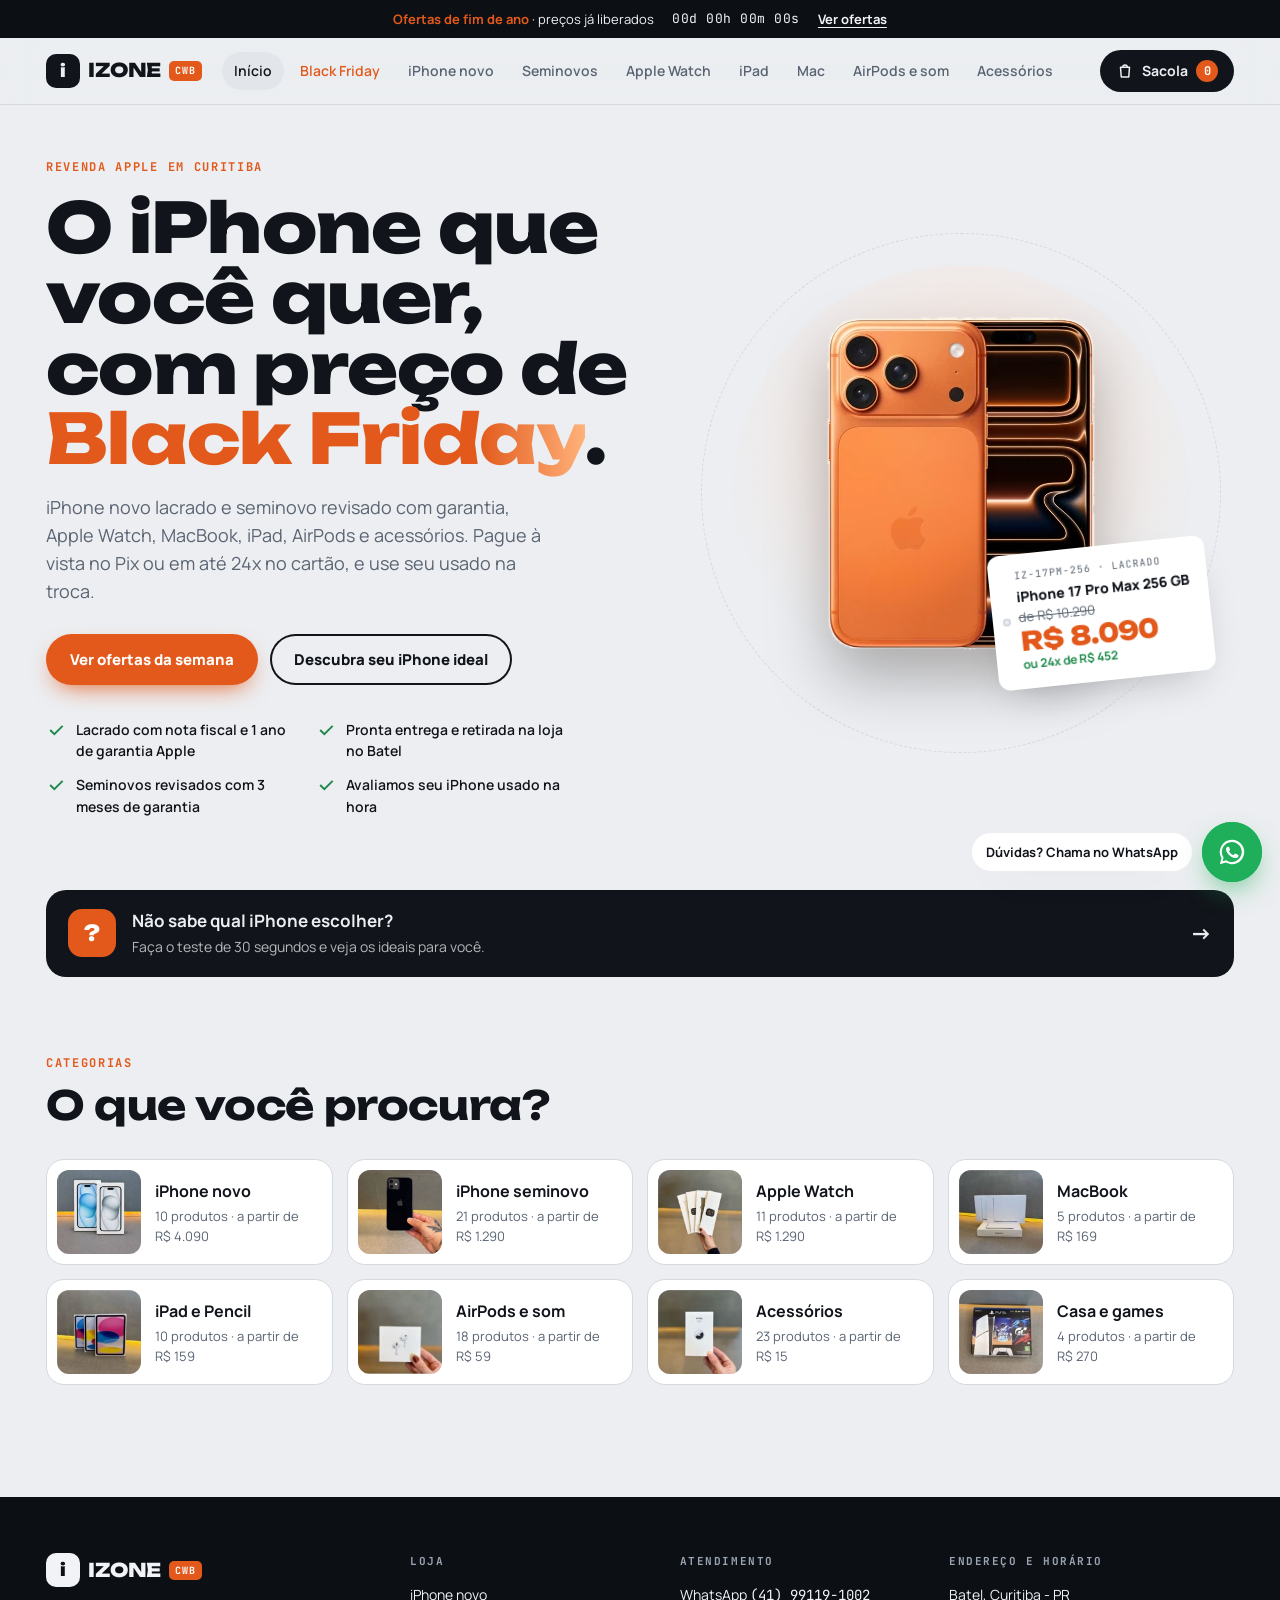
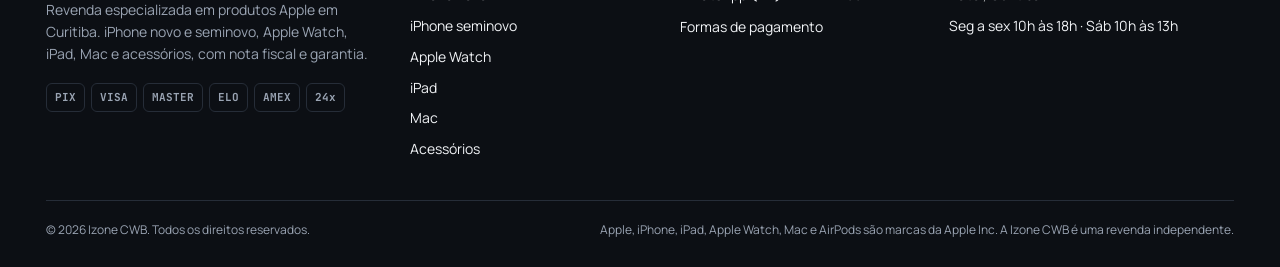
<file: izone-cwb/index.html>
<!doctype html>
<html lang="pt-BR">
<head>
<meta charset="utf-8">
<meta name="viewport" content="width=device-width, initial-scale=1, viewport-fit=cover">
<title>Izone CWB</title>
<meta property="og:type" content="website">
<meta property="og:site_name" content="Izone CWB">
<meta property="og:title" content="Izone CWB · iPhone novo e seminovo em Curitiba">
<meta property="og:description" content="Black Friday: iPhone, Apple Watch, iPad, Mac e acessórios. À vista ou em até 24x, e seu usado na troca.">
<meta property="og:image" content="https://izone-cwb.frutosdagraciosa.workers.dev/img/hero-17pm.png">
<meta name="theme-color" content="#11151B">
<link rel="icon" href="data:image/svg+xml,%3Csvg xmlns='http://www.w3.org/2000/svg' viewBox='0 0 64 64'%3E%3Crect width='64' height='64' rx='16' fill='%2311151B'/%3E%3Ctext x='32' y='45' text-anchor='middle' font-family='Arial Black,Arial' font-weight='900' font-size='38' fill='%23E2591B'%3Ei%3C/text%3E%3C/svg%3E">
<meta name="claude:viewport-fit-sides" content="cover">
<meta name="description" content="Izone CWB — iPhone novo e seminovo, Apple Watch, iPad, Mac e acessórios em Curitiba. Black Friday, pagamento à vista ou em até 24x e seu usado na troca.">
<link rel="preconnect" href="https://fonts.googleapis.com">
<link rel="preconnect" href="https://fonts.gstatic.com" crossorigin>
<link rel="stylesheet" href="https://fonts.googleapis.com/css2?family=Unbounded:wght@500;700;800&family=Manrope:wght@400;500;600;700;800&family=JetBrains+Mono:wght@500;700&display=swap">
<style>
/* Layout: vitrine em faixas — barra de contagem, hero com etiqueta de preço, faixa Black Friday escura, loja em abas, prova social, checkout em duas colunas, rodapé institucional */
:root{
  --bg:#ECEEF1;          /* alumínio frio */
  --surface:#FFFFFF;
  --well:#E2E6EB;        /* fundo da vitrine de cada produto */
  --ink:#11151B;
  --mute:#5A6472;
  --line:#D3D9E0;
  --accent:#E2591B;      /* laranja-cósmico */
  --accent-ink:#FFFFFF;
  --accent-soft:#FBE3D6;
  --night:#0C0F14;       /* faixas escuras (Black Friday, rodapé) */
  --night-2:#161B23;
  --night-ink:#F1F3F6;
  --night-mute:#9AA4B3;
  --night-line:#262D38;
  --ok:#1F8A4C;
  --wa:#1FAF5A;
  --hdr:rgba(236,238,241,.86);
  --shadow:0 18px 40px -18px rgba(17,21,27,.28);
  --f-display:"Unbounded","Arial Black",system-ui,sans-serif;
  --f-body:"Manrope",system-ui,-apple-system,"Segoe UI",Arial,sans-serif;
  --f-mono:"JetBrains Mono",ui-monospace,"SFMono-Regular",Menlo,Consolas,monospace;
  --r:14px;
  color-scheme:light;
}
@media (prefers-color-scheme:dark){:root:not([data-theme="light"]){
  --bg:#0F1217;--surface:#171B22;--well:#1F252E;--ink:#EEF1F5;--mute:#9AA4B2;--line:#2A313C;
  --accent:#FF7533;--accent-ink:#1A0B03;--accent-soft:#3A2115;
  --night:#07090C;--night-2:#12161D;--night-ink:#F1F3F6;--night-mute:#9AA4B3;--night-line:#232A34;
  --ok:#3CC377;--wa:#25C266;--hdr:rgba(15,18,23,.86);--shadow:0 18px 40px -18px rgba(0,0,0,.7);color-scheme:dark}}
:root[data-theme="dark"]{
  --bg:#0F1217;--surface:#171B22;--well:#1F252E;--ink:#EEF1F5;--mute:#9AA4B2;--line:#2A313C;
  --accent:#FF7533;--accent-ink:#1A0B03;--accent-soft:#3A2115;
  --night:#07090C;--night-2:#12161D;--night-ink:#F1F3F6;--night-mute:#9AA4B3;--night-line:#232A34;
  --ok:#3CC377;--wa:#25C266;--hdr:rgba(15,18,23,.86);--shadow:0 18px 40px -18px rgba(0,0,0,.7);color-scheme:dark}

*{box-sizing:border-box}
[hidden]{display:none!important}
html{scroll-behavior:smooth;scroll-padding-top:calc(env(safe-area-inset-top,0px) + 120px)}
@media (prefers-reduced-motion:reduce){html{scroll-behavior:auto}*{animation:none!important;transition:none!important}}
body{margin:0;background:var(--bg);color:var(--ink);font-family:var(--f-body);font-size:16px;line-height:1.55;-webkit-font-smoothing:antialiased;overflow-x:hidden}
body::before{content:"";position:fixed;inset:0 0 auto;height:env(safe-area-inset-top,0px);z-index:60;background:var(--hdr)}
img,svg{max-width:100%}
a{color:inherit}
button{font:inherit;color:inherit}
:focus-visible{outline:3px solid var(--accent);outline-offset:2px;border-radius:6px}
.wrap{max-width:1220px;margin:0 auto;padding-left:max(16px,env(safe-area-inset-left,0px));padding-right:max(16px,env(safe-area-inset-right,0px))}
.mono{font-family:var(--f-mono);font-variant-numeric:tabular-nums}
.eyebrow{font-family:var(--f-mono);font-size:12px;letter-spacing:.14em;text-transform:uppercase;color:var(--accent);font-weight:700}
h1,h2,h3{font-family:var(--f-display);text-wrap:balance;margin:0;letter-spacing:-.01em}
h2{font-size:clamp(1.6rem,3.4vw,2.5rem);line-height:1.1;font-weight:700}
.sec{padding-block:72px}
.sec-head{display:flex;flex-wrap:wrap;align-items:flex-end;justify-content:space-between;gap:16px 32px;margin-bottom:32px}
.sec-head p{margin:8px 0 0;color:var(--mute);max-width:56ch}

/* Barra de contagem */
.bf-bar{background:var(--night);color:var(--night-ink);font-size:13px}
.bf-bar .wrap{display:flex;flex-wrap:wrap;align-items:center;justify-content:center;gap:6px 18px;padding-block:9px;text-align:center}
.bf-bar b{color:var(--accent)}
.bf-bar .mono{letter-spacing:.04em}
.bf-bar a{color:var(--night-ink);font-weight:700;text-underline-offset:3px}

/* Cabeçalho */
header.top{position:sticky;top:env(safe-area-inset-top,0px);z-index:50;background:var(--hdr);backdrop-filter:saturate(1.4) blur(14px);-webkit-backdrop-filter:saturate(1.4) blur(14px);border-bottom:1px solid var(--line)}
.top-row{display:flex;align-items:center;gap:20px;padding-block:12px}
.logo{display:flex;align-items:center;gap:8px;text-decoration:none;flex-shrink:0}
.logo-mark{width:34px;height:34px;border-radius:10px;background:var(--ink);color:var(--bg);display:grid;place-items:center;font-family:var(--f-display);font-weight:800;font-size:17px}
.logo-word{font-family:var(--f-display);font-weight:800;font-size:19px;letter-spacing:-.02em}
.logo-tag{font-family:var(--f-mono);font-size:10px;font-weight:700;background:var(--accent);color:var(--accent-ink);padding:2px 6px;border-radius:5px;letter-spacing:.08em}
nav.main{display:flex;gap:4px;margin-left:auto;overflow-x:auto;scrollbar-width:none;min-width:0}
nav.main::-webkit-scrollbar{display:none}
nav.main a{text-decoration:none;font-weight:600;font-size:14px;padding:8px 12px;border-radius:999px;white-space:nowrap;color:var(--mute)}
nav.main a:hover{color:var(--ink);background:var(--well)}
nav.main a.hot{color:var(--accent)}
.cart-btn{position:relative;display:flex;align-items:center;gap:8px;border:0;background:var(--ink);color:var(--bg);padding:10px 16px;border-radius:999px;font-weight:700;font-size:14px;cursor:pointer;flex-shrink:0}
.cart-btn .count{min-width:22px;height:22px;border-radius:999px;background:var(--accent);color:var(--accent-ink);display:grid;place-items:center;font-size:12px;font-family:var(--f-mono);padding:0 6px}
@media (max-width:860px){
  .top-row{flex-wrap:wrap;gap:10px}
  nav.main{order:3;width:100%;margin-left:0;padding-bottom:2px}
  .cart-btn{margin-left:auto}
}

/* Hero */
.hero{padding-block:48px 56px;position:relative;overflow:hidden}
.hero .wrap{display:grid;grid-template-columns:1.05fr .95fr;gap:40px;align-items:center}
.hero h1{font-size:clamp(2.2rem,5.4vw,4.4rem);line-height:1.02;font-weight:800;margin-top:14px}
.hero h1 em{font-style:normal;color:var(--accent)}
.hero .lead{font-size:18px;color:var(--mute);max-width:46ch;margin:20px 0 28px}
.cta-row{display:flex;flex-wrap:wrap;gap:12px}
.btn{display:inline-flex;align-items:center;justify-content:center;gap:8px;border:0;border-radius:999px;padding:14px 24px;font-weight:800;font-size:15px;text-decoration:none;cursor:pointer;transition:transform .15s ease,box-shadow .15s ease}
.btn:hover{transform:translateY(-1px)}
.btn-accent{background:var(--accent);color:var(--accent-ink);box-shadow:0 10px 24px -10px var(--accent)}
.btn-ghost{background:transparent;color:var(--ink);box-shadow:inset 0 0 0 2px var(--ink)}
.btn-wa{background:var(--wa);color:#fff}
.trust{display:grid;grid-template-columns:repeat(2,minmax(0,1fr));gap:12px 20px;margin-top:34px;padding:0;list-style:none;max-width:520px}
.trust li{display:flex;gap:10px;align-items:flex-start;font-size:14px;font-weight:600}
.trust svg{flex-shrink:0;width:20px;height:20px;color:var(--ok);margin-top:1px}
.hero-stage{position:relative;aspect-ratio:1/1;max-width:520px;width:100%;justify-self:center}
.hero-stage .disc{position:absolute;inset:6%;border-radius:50%;background:radial-gradient(circle at 50% 40%,var(--accent-soft),transparent 68%)}
.hero-stage .ring{position:absolute;inset:0;border-radius:50%;border:1px dashed var(--line)}
.hero-stage .phone{position:absolute;inset:6% 14% 10%;display:grid;place-items:center}
.hero-stage .phone img{max-height:100%;width:auto;filter:drop-shadow(0 30px 30px rgba(0,0,0,.28))}
.hero-stage .phone svg{width:100%;height:100%}
.tag{position:absolute;right:2%;bottom:12%;background:var(--surface);color:var(--ink);border-radius:12px;padding:14px 18px 14px 26px;box-shadow:var(--shadow);transform:rotate(-6deg);min-width:210px}
.tag::before{content:"";position:absolute;left:10px;top:50%;width:8px;height:8px;margin-top:-4px;border-radius:50%;background:var(--bg);box-shadow:inset 0 0 0 2px var(--line)}
.tag small{display:block;font-family:var(--f-mono);font-size:10px;letter-spacing:.1em;color:var(--mute)}
.tag .t-name{font-weight:800;font-size:14px;margin-top:2px}
.tag .t-old{font-size:13px;color:var(--mute);text-decoration:line-through}
.tag .t-price{font-family:var(--f-display);font-weight:800;font-size:26px;line-height:1.1;color:var(--accent)}
.tag .t-pix{font-size:12px;font-weight:700;color:var(--ok)}
.swatch-row{position:absolute;left:4%;top:12%;display:flex;flex-direction:column;gap:8px;background:var(--surface);padding:10px;border-radius:999px;box-shadow:var(--shadow)}
.swatch-row button{width:22px;height:22px;border-radius:50%;border:0;cursor:pointer;box-shadow:inset 0 0 0 1px rgba(0,0,0,.18)}
.swatch-row button[aria-pressed="true"]{outline:2px solid var(--ink);outline-offset:2px}
@media (max-width:860px){
  .hero .wrap{grid-template-columns:1fr}
  .hero-stage{max-width:400px}
  .tag{min-width:0;right:0;padding:10px 14px 10px 22px}
  .tag .t-price{font-size:22px}
}
@media (max-width:420px){.trust{grid-template-columns:1fr}}

/* Black Friday */
.bf{background:var(--night);color:var(--night-ink);position:relative;overflow:hidden}
.bf::before{content:"BLACK FRIDAY";position:absolute;left:50%;top:18px;transform:translateX(-50%);font-family:var(--f-display);font-weight:800;font-size:clamp(4rem,14vw,12rem);line-height:1;white-space:nowrap;color:transparent;-webkit-text-stroke:1px var(--night-line);pointer-events:none}
.bf .wrap{position:relative}
.bf .sec-head p{color:var(--night-mute)}
.bf h2 span{color:var(--accent)}
.clock{display:flex;gap:10px}
.clock div{background:var(--night-2);border:1px solid var(--night-line);border-radius:12px;padding:10px 12px;min-width:68px;text-align:center}
.clock b{display:block;font-family:var(--f-display);font-size:28px;line-height:1.1;font-variant-numeric:tabular-nums}
.clock small{font-family:var(--f-mono);font-size:10px;letter-spacing:.12em;color:var(--night-mute);text-transform:uppercase}
.clock-label{font-family:var(--f-mono);font-size:12px;color:var(--night-mute);letter-spacing:.1em;text-transform:uppercase;margin-bottom:8px}
.deals{display:grid;grid-template-columns:repeat(auto-fill,minmax(250px,1fr));gap:16px}
.deal{background:var(--night-2);border:1px solid var(--night-line);border-radius:18px;padding:18px;display:flex;flex-direction:column;gap:10px;position:relative}
.deal .off{position:absolute;top:14px;left:14px;background:var(--accent);color:var(--accent-ink);font-family:var(--f-display);font-weight:800;font-size:14px;padding:5px 10px;border-radius:8px}
.deal .pic{height:170px;display:grid;place-items:center}
.deal .pic svg{height:100%;width:auto}
.deal h3{font-family:var(--f-body);font-size:17px;font-weight:800}
.deal .spec{font-family:var(--f-mono);font-size:12px;color:var(--night-mute)}
.deal .old{color:var(--night-mute);text-decoration:line-through;font-size:14px}
.deal .price{font-family:var(--f-display);font-weight:800;font-size:26px;line-height:1}
.deal .pix{font-size:13px;color:var(--ok);font-weight:700}
.stock{font-size:12px;font-weight:700;color:var(--accent);display:flex;flex-direction:column;gap:6px;margin-top:auto}
.stock i{display:block;height:6px;border-radius:9px;background:var(--night-line);overflow:hidden}
.stock i::after{content:"";display:block;height:100%;width:var(--w,30%);background:var(--accent);border-radius:9px}
.deal .btn{width:100%;padding:12px}

/* Loja */
.tabs{display:flex;gap:6px;overflow-x:auto;scrollbar-width:none;padding:6px;background:var(--surface);border:1px solid var(--line);border-radius:999px;margin-bottom:16px}
.tabs::-webkit-scrollbar{display:none}
.tab{border:0;background:transparent;padding:10px 18px;border-radius:999px;font-weight:700;font-size:14px;cursor:pointer;white-space:nowrap;color:var(--mute)}
.tab[aria-selected="true"]{background:var(--ink);color:var(--bg)}
.tab .n{font-family:var(--f-mono);font-size:11px;opacity:.7;margin-left:4px}
.chips{display:flex;flex-wrap:wrap;gap:8px;margin-bottom:20px}
.chip{border:1px solid var(--line);background:var(--surface);padding:7px 14px;border-radius:999px;font-size:13px;font-weight:700;cursor:pointer;color:var(--mute)}
.chip[aria-pressed="true"]{border-color:var(--accent);color:var(--accent);background:var(--accent-soft)}
.tab-note{display:block;font-size:14px;color:var(--mute);margin-bottom:20px}
.tab-note b{color:var(--ink)}
.grid{display:grid;grid-template-columns:repeat(auto-fill,minmax(260px,1fr));gap:18px}
.card{background:var(--surface);border:1px solid var(--line);border-radius:20px;overflow:hidden;display:flex;flex-direction:column;transition:box-shadow .2s ease,transform .2s ease}
.card:hover{box-shadow:var(--shadow);transform:translateY(-2px)}
.card .pic{background:var(--well);height:220px;display:grid;place-items:center;position:relative;padding:16px}
.card .pic svg{height:100%;width:auto;transition:transform .3s ease}
.card:hover .pic svg{transform:scale(1.04)}
.badge{position:absolute;top:12px;left:12px;font-family:var(--f-mono);font-size:10px;font-weight:700;letter-spacing:.08em;text-transform:uppercase;padding:4px 8px;border-radius:6px;background:var(--surface);color:var(--ink)}
.badge.hot{background:var(--accent);color:var(--accent-ink)}
.badge.r{left:auto;right:12px}
.card .body{padding:16px 18px 18px;display:flex;flex-direction:column;gap:10px;flex:1}
.card h3{font-family:var(--f-body);font-weight:800;font-size:18px;line-height:1.25}
.card .spec{font-family:var(--f-mono);font-size:12px;color:var(--mute)}
.opts{display:flex;flex-wrap:wrap;gap:6px}
.opt{border:1px solid var(--line);background:transparent;border-radius:8px;padding:5px 10px;font-size:12px;font-weight:700;font-family:var(--f-mono);cursor:pointer;color:var(--mute)}
.opt[aria-pressed="true"]{border-color:var(--ink);color:var(--ink);box-shadow:inset 0 0 0 1px var(--ink)}
.dots{display:flex;flex-wrap:wrap;gap:8px;align-items:center}
.dot{width:20px;height:20px;border-radius:50%;border:0;cursor:pointer;box-shadow:inset 0 0 0 1px rgba(0,0,0,.2)}
.dot[aria-pressed="true"]{outline:2px solid var(--ink);outline-offset:2px}
.dots .cname{font-size:12px;color:var(--mute);margin-left:4px}
.semi{display:grid;grid-template-columns:1fr 1fr;gap:8px}
.semi div{background:var(--well);border-radius:10px;padding:8px 10px}
.semi small{display:block;font-size:10px;font-family:var(--f-mono);letter-spacing:.08em;text-transform:uppercase;color:var(--mute)}
.semi b{font-family:var(--f-mono);font-size:15px}
.batt{display:flex;align-items:center;gap:6px}
.batt i{width:26px;height:12px;border:2px solid currentColor;border-radius:3px;position:relative;display:inline-block}
.batt i::after{content:"";position:absolute;left:1px;top:1px;bottom:1px;width:calc(var(--b) * .88%);background:var(--ok);border-radius:1px}
.pricebox{margin-top:auto;padding-top:6px;border-top:1px dashed var(--line)}
.pricebox .old{font-size:13px;color:var(--mute);text-decoration:line-through}
.pricebox .price{font-family:var(--f-display);font-weight:800;font-size:24px;line-height:1.15}
.pricebox .inst{font-size:13px;color:var(--mute)}
.pricebox .pix{font-size:13px;font-weight:700;color:var(--ok)}
.card-actions{display:flex;gap:8px}
.card-actions .btn{flex:1;padding:12px 14px;font-size:14px}
.ask{width:46px;flex:0 0 46px;border-radius:999px;display:grid;place-items:center;background:var(--well);color:var(--wa);text-decoration:none}
.ask svg{width:22px;height:22px}

/* Troca */
.trade{background:var(--surface);border:1px solid var(--line);border-radius:24px;display:grid;grid-template-columns:1.2fr 1fr;gap:28px;padding:32px;align-items:center}
.trade h2{font-size:clamp(1.4rem,3vw,2.1rem)}
.trade p{color:var(--mute);margin:12px 0 20px}
.trade-calc{background:var(--well);border-radius:18px;padding:20px;display:grid;gap:10px}
.trade-calc label{font-size:13px;font-weight:700}
.trade-calc output{font-family:var(--f-display);font-weight:800;font-size:22px;color:var(--accent)}
@media (max-width:760px){.trade{grid-template-columns:1fr;padding:22px}}

/* Depoimentos */
.reviews{display:grid;grid-template-columns:repeat(auto-fill,minmax(290px,1fr));gap:18px}
.review{background:var(--surface);border:1px solid var(--line);border-radius:20px;padding:22px;display:flex;flex-direction:column;gap:14px}
.stars{color:var(--accent);letter-spacing:2px;font-size:15px}
.review blockquote{margin:0;font-size:15.5px;line-height:1.6}
.who{display:flex;align-items:center;gap:12px;margin-top:auto}
.avatar{width:42px;height:42px;border-radius:50%;display:grid;place-items:center;font-weight:800;font-family:var(--f-display);font-size:14px;background:var(--well)}
.who b{display:block;font-size:14px}
.who small{color:var(--mute);font-size:12.5px}
.bought{font-family:var(--f-mono);font-size:11px;color:var(--mute);background:var(--well);padding:4px 8px;border-radius:6px;align-self:flex-start}
.score{display:flex;align-items:center;gap:14px}
.score b{font-family:var(--f-display);font-size:44px;line-height:1}
.score small{display:block;color:var(--mute);font-size:13px}
.sample-note{font-size:12px;color:var(--mute);margin-top:14px}

/* Pagamento */
.pay{display:grid;grid-template-columns:1.25fr .9fr;gap:24px;align-items:start}
.panel{background:var(--surface);border:1px solid var(--line);border-radius:22px;padding:26px}
.panel h3{font-family:var(--f-body);font-size:17px;font-weight:800;margin:0 0 14px;display:flex;align-items:center;gap:10px}
.panel h3 .step{font-family:var(--f-mono);font-size:11px;width:24px;height:24px;border-radius:50%;background:var(--ink);color:var(--bg);display:grid;place-items:center}
.fset{border:0;padding:0;margin:0 0 26px}
.fields{display:grid;grid-template-columns:1fr 1fr;gap:12px}
.field{display:flex;flex-direction:column;gap:6px;min-width:0}
.field.full{grid-column:1/-1}
.field label{font-size:13px;font-weight:700}
.field input,.field select{font:inherit;font-size:15px;padding:12px 14px;border-radius:12px;border:1px solid var(--line);background:var(--bg);color:var(--ink);width:100%}
.field input:focus,.field select:focus{outline:2px solid var(--accent);outline-offset:0;border-color:transparent}
.radios{display:grid;grid-template-columns:repeat(auto-fit,minmax(150px,1fr));gap:10px}
.radio{position:relative}
.radio input{position:absolute;opacity:0;pointer-events:none}
.radio label{display:flex;flex-direction:column;gap:2px;border:1px solid var(--line);border-radius:14px;padding:14px;cursor:pointer;height:100%;background:var(--bg)}
.radio label b{font-size:14px}
.radio label small{font-size:12px;color:var(--mute)}
.radio label .ic{font-family:var(--f-mono);font-size:11px;font-weight:700;color:var(--accent);letter-spacing:.06em}
.radio input:checked+label{border-color:var(--accent);box-shadow:inset 0 0 0 1px var(--accent);background:var(--accent-soft)}
.radio input:focus-visible+label{outline:3px solid var(--accent);outline-offset:2px}
.pix-box{display:grid;grid-template-columns:auto 1fr;gap:16px;align-items:center;background:var(--well);border-radius:14px;padding:14px;margin-top:12px}
.pix-box canvas{width:96px;height:96px;border-radius:8px;background:#fff;image-rendering:pixelated}
.pix-box code{font-family:var(--f-mono);font-size:13px;word-break:break-all;display:block;margin:4px 0 8px}
.copy{border:1px solid var(--line);background:var(--surface);border-radius:999px;padding:6px 12px;font-size:12px;font-weight:700;cursor:pointer}
.sum-items{display:flex;flex-direction:column;gap:12px;margin-bottom:16px}
.sum-item{display:grid;grid-template-columns:52px 1fr auto;gap:12px;align-items:center}
.sum-item .mini{width:52px;height:52px;border-radius:12px;background:var(--well);display:grid;place-items:center;padding:4px}
.sum-item .mini svg{height:100%;width:auto}
.sum-item b{font-size:14px;display:block;line-height:1.3}
.sum-item small{font-size:12px;color:var(--mute)}
.sum-item .mono{font-size:13px;font-weight:700;white-space:nowrap}
.qty{display:inline-flex;align-items:center;gap:6px;margin-top:4px}
.qty button{width:24px;height:24px;border-radius:7px;border:1px solid var(--line);background:var(--surface);cursor:pointer;font-weight:800;line-height:1}
.qty span{font-family:var(--f-mono);font-size:12px;min-width:14px;text-align:center}
.rm{border:0;background:none;color:var(--mute);font-size:12px;text-decoration:underline;cursor:pointer;padding:0;margin-left:6px}
.totals{border-top:1px solid var(--line);padding-top:14px;display:grid;gap:8px;font-size:14px}
.totals div{display:flex;justify-content:space-between;gap:12px}
.totals .grand{font-size:15px;font-weight:800;padding-top:6px}
.totals .grand span:last-child{font-family:var(--f-display);font-size:24px}
.totals .save{color:var(--ok);font-weight:700}
.empty{text-align:center;padding:24px 10px;color:var(--mute)}
.empty b{display:block;color:var(--ink);font-size:16px;margin-bottom:6px}
.methods{display:flex;flex-wrap:wrap;gap:6px;margin-top:18px}
.methods span{font-family:var(--f-mono);font-size:11px;font-weight:700;border:1px solid var(--line);border-radius:6px;padding:5px 8px;color:var(--mute)}
.secure{display:flex;gap:8px;align-items:center;font-size:12.5px;color:var(--mute);margin-top:14px}
.secure svg{width:16px;height:16px;color:var(--ok);flex-shrink:0}
.done{border:2px solid var(--wa);border-radius:16px;padding:18px;margin-top:16px;background:var(--surface)}
.done b{display:block;margin-bottom:6px}
.err{color:#C2361B;font-size:13px;font-weight:700;margin-top:10px;min-height:1em}
@media (max-width:900px){.pay{grid-template-columns:1fr}.pay .panel.summary{order:-1}}
@media (max-width:520px){.fields{grid-template-columns:1fr}.panel{padding:18px}}

/* FAQ */
.faq{display:grid;grid-template-columns:repeat(2,minmax(0,1fr));gap:12px}
.faq details{background:var(--surface);border:1px solid var(--line);border-radius:16px;padding:16px 20px}
.faq summary{font-weight:800;cursor:pointer;list-style:none;display:flex;justify-content:space-between;gap:12px}
.faq summary::after{content:"+";font-family:var(--f-mono);color:var(--accent);font-size:18px;line-height:1}
.faq details[open] summary::after{content:"–"}
.faq p{margin:10px 0 0;color:var(--mute);font-size:15px}
@media (max-width:760px){.faq{grid-template-columns:1fr}}

/* Rodapé */
footer.foot{background:var(--night);color:var(--night-ink);padding-block:56px 28px;margin-top:40px}
.foot-grid{display:grid;grid-template-columns:1.4fr 1fr 1fr 1.2fr;gap:32px}
.foot h4{font-family:var(--f-mono);font-size:11px;letter-spacing:.14em;text-transform:uppercase;color:var(--night-mute);margin:0 0 14px}
.foot ul{list-style:none;padding:0;margin:0;display:grid;gap:9px;font-size:14px}
.foot a{text-decoration:none;color:var(--night-ink)}
.foot a:hover{color:var(--accent)}
.foot p{color:var(--night-mute);font-size:14px;margin:12px 0 0;max-width:36ch}
.foot .logo-mark{background:var(--night-ink);color:var(--night)}
.foot-bottom{border-top:1px solid var(--night-line);margin-top:40px;padding-top:20px;display:flex;flex-wrap:wrap;justify-content:space-between;gap:12px;font-size:12px;color:var(--night-mute)}
.foot .methods span{border-color:var(--night-line);color:var(--night-mute)}
@media (max-width:900px){.foot-grid{grid-template-columns:1fr 1fr}}
@media (max-width:520px){.foot-grid{grid-template-columns:1fr}}

/* WhatsApp flutuante */
.wa-float{position:fixed;right:calc(18px + env(safe-area-inset-right,0px));bottom:calc(18px + env(safe-area-inset-bottom,0px));z-index:70;display:flex;align-items:center;gap:10px;text-decoration:none}
.wa-float .bubble{background:var(--surface);color:var(--ink);font-size:13px;font-weight:700;padding:9px 14px;border-radius:999px;box-shadow:var(--shadow);white-space:nowrap}
.wa-float .ico{width:60px;height:60px;border-radius:50%;background:var(--wa);display:grid;place-items:center;color:#fff;box-shadow:0 12px 28px -8px rgba(31,175,90,.7);position:relative}
.wa-float .ico::before{content:"";position:absolute;inset:0;border-radius:50%;border:2px solid var(--wa);animation:pulse 2.2s ease-out infinite}
.wa-float .ico svg{width:30px;height:30px}
@keyframes pulse{0%{transform:scale(1);opacity:.8}100%{transform:scale(1.6);opacity:0}}
@media (max-width:520px){.wa-float .bubble{display:none}}

/* Carrinho lateral */
.overlay{position:fixed;inset:0;background:rgba(5,7,10,.5);z-index:80;opacity:0;pointer-events:none;transition:opacity .2s}
.overlay.on{opacity:1;pointer-events:auto}
.drawer{position:fixed;top:0;right:0;bottom:0;width:min(420px,100%);background:var(--surface);z-index:90;transform:translateX(100%);transition:transform .28s ease;display:flex;flex-direction:column;padding:calc(20px + env(safe-area-inset-top,0px)) calc(20px + env(safe-area-inset-right,0px)) calc(20px + env(safe-area-inset-bottom,0px)) 20px}
.drawer.on{transform:none}
.drawer-head{display:flex;justify-content:space-between;align-items:center;margin-bottom:18px}
.drawer-head h3{font-size:18px}
.x{border:0;background:var(--well);width:36px;height:36px;border-radius:50%;cursor:pointer;font-size:18px}
.drawer .sum-items{overflow:auto;flex:1}
.drawer .btn{width:100%;margin-top:14px}
.toast{position:fixed;left:50%;bottom:calc(24px + env(safe-area-inset-bottom,0px));transform:translate(-50%,20px);background:var(--ink);color:var(--bg);padding:12px 18px;border-radius:999px;font-weight:700;font-size:14px;z-index:95;opacity:0;transition:all .25s;pointer-events:none;max-width:calc(100% - 32px);text-align:center}
.toast.on{opacity:1;transform:translate(-50%,0)}
.pricebox .st{font-size:12px;font-weight:700;color:var(--ok);margin-top:4px}
.pricebox .st.enc{color:var(--accent)}
.badge.enc{background:var(--ink);color:var(--bg)}
.pricebox .inst{font-variant-numeric:tabular-nums}
.trade.manut{grid-template-columns:1fr auto}
.card .pic img,.deal .pic img,.sum-item .mini img{position:absolute;inset:0;width:100%;height:100%;object-fit:cover}
.card .pic:has(img){padding:0;height:300px}
.card .pic img{object-position:50% 35%}
.deal .pic,.sum-item .mini{position:relative;overflow:hidden;border-radius:12px}
.badge{z-index:1}
.card:hover .pic img{transform:scale(1.04);transition:transform .3s ease}
.card h3[data-open]{cursor:pointer}
.card .pic[data-open],.deal .pic[data-open]{cursor:zoom-in}
.pv{position:fixed;inset:0;z-index:85;background:var(--bg);display:flex;flex-direction:column}
.pv-scroll{flex:1;overflow-y:auto;overscroll-behavior:contain}
.pv-photo{position:relative;width:100%;max-width:820px;margin:0 auto;height:min(60vh,560px);background:var(--well);display:grid;place-items:center;overflow:hidden}
.pv-photo img{position:absolute;inset:0;width:100%;height:100%;object-fit:cover}
.pv-photo svg{height:78%;width:auto}
.pv-back,.pv-share{position:absolute;top:calc(16px + env(safe-area-inset-top,0px));border:0;cursor:pointer;color:#fff;background:rgba(28,30,34,.62);backdrop-filter:blur(8px);-webkit-backdrop-filter:blur(8px);z-index:2}
.pv-back{left:calc(16px + env(safe-area-inset-left,0px));display:flex;align-items:center;gap:6px;padding:11px 20px 11px 14px;border-radius:999px;font-weight:700;font-size:15px}
.pv-share{right:calc(16px + env(safe-area-inset-right,0px));width:48px;height:48px;border-radius:50%;display:grid;place-items:center}
.pv-info.wrap{max-width:820px;padding-block:22px 96px;display:grid;gap:14px}
.pv-info h2{font-size:clamp(1.45rem,4.6vw,2.1rem)}
.pv-txt{margin:0;color:var(--mute);font-size:16px;line-height:1.5}
.pv-price{display:flex;align-items:baseline;gap:12px;flex-wrap:wrap}
.pv-price .price{font-family:var(--f-display);font-weight:800;font-size:28px}
.pv-price .price.off{color:var(--ok)}
.pv-price .old{color:var(--mute);text-decoration:line-through;font-size:17px}
.pv textarea{font:inherit;font-size:15px;padding:12px 14px;border-radius:12px;border:1px solid var(--line);background:var(--surface);color:var(--ink);width:100%;resize:vertical}
.pv-wa{display:flex;align-items:center;gap:8px;color:var(--wa);font-weight:700;font-size:14px;text-decoration:none}
.pv-wa svg{width:20px;height:20px}
.pv-bar{display:flex;gap:12px;background:var(--surface);border-top:1px solid var(--line);padding-block:12px calc(12px + env(safe-area-inset-bottom,0px));padding-left:max(16px,env(safe-area-inset-left,0px));padding-right:max(16px,env(safe-area-inset-right,0px))}
.pv-qty{display:flex;align-items:center;border:1px solid var(--line);border-radius:12px;background:var(--bg)}
.pv-qty button{width:48px;height:52px;border:0;background:none;font-size:24px;font-weight:700;color:var(--accent);cursor:pointer}
.pv-qty span{min-width:28px;text-align:center;font-size:17px}
#pvAdd{flex:1;justify-content:space-between;border-radius:12px;font-size:16px;padding:14px 20px;max-width:560px;margin-left:auto}
body.pv-open{overflow:hidden}
body.pv-open .wa-float{z-index:86;bottom:calc(96px + env(safe-area-inset-bottom,0px))}
body.pv-open .wa-float .bubble{display:none}
nav.main a[aria-current="page"]{color:var(--ink);background:var(--well)}
nav.main a.hot[aria-current="page"]{color:var(--accent)}
main > [data-page]{min-height:60vh}
.cats{display:grid;grid-template-columns:repeat(auto-fill,minmax(250px,1fr));gap:14px}
.cat{display:flex;align-items:center;gap:14px;background:var(--surface);border:1px solid var(--line);border-radius:18px;padding:10px;text-decoration:none;transition:box-shadow .2s,transform .2s}
.cat:hover{box-shadow:var(--shadow);transform:translateY(-2px)}
.cat-pic{position:relative;flex:0 0 84px;height:84px;border-radius:12px;overflow:hidden;background:var(--well);display:grid;place-items:center}
.cat-pic img{position:absolute;inset:0;width:100%;height:100%;object-fit:cover}
.cat-pic svg{height:80%;width:auto}
.cat-txt{display:grid;gap:2px;min-width:0}
.cat-txt b{font-size:16px}
.cat-txt small{color:var(--mute);font-size:13px}
.atalhos{padding-top:0}
.search{display:flex;align-items:center;gap:10px;background:var(--surface);border:1px solid var(--line);border-radius:999px;padding:0 18px;margin-bottom:12px}
.search svg{width:20px;height:20px;color:var(--mute);flex-shrink:0}
.search input{flex:1;min-width:0;border:0;background:none;font:inherit;font-size:16px;padding:14px 0;color:var(--ink);outline:none}
.search:focus-within{border-color:var(--accent);box-shadow:0 0 0 3px var(--accent-soft)}
.sim{display:grid;grid-template-columns:.9fr 1.1fr;gap:20px;align-items:start}
.sim-form{display:grid;gap:16px}
.sim-check{display:flex;gap:10px;align-items:center;font-weight:700;cursor:pointer}
.sim-check input{width:18px;height:18px;accent-color:var(--accent)}
.sim-res{display:grid;gap:16px}
.sim-resumo{display:grid;gap:6px;font-size:14.5px}
.sim-resumo div{display:flex;justify-content:space-between;gap:12px}
.sim-resumo span{color:var(--mute)}
.sim-resumo b{text-align:right}
.sim-resto{border-top:1px dashed var(--line);padding-top:8px;font-size:16px}
.sim-resto span{color:var(--ink);font-weight:700}
.sim-grid{display:grid;grid-template-columns:repeat(auto-fill,minmax(104px,1fr));gap:8px}
.sim-op{display:grid;gap:2px;text-align:left;border:1px solid var(--line);background:var(--bg);border-radius:12px;padding:10px 12px;cursor:pointer;color:var(--ink)}
.sim-op b{font-size:14px}
.sim-op span{font-size:15px;font-weight:700}
.sim-op small{font-size:11px;color:var(--mute)}
.sim-op[aria-checked="true"]{border-color:var(--accent);background:var(--accent-soft);box-shadow:inset 0 0 0 1px var(--accent)}
.sim-total{display:grid;gap:2px;background:var(--well);border-radius:14px;padding:14px 16px}
.sim-total:empty{display:none}
.sim-total > span{font-size:12px;color:var(--mute);font-family:var(--f-mono);letter-spacing:.08em;text-transform:uppercase}
.sim-total b{font-family:var(--f-display);font-size:24px;line-height:1.2}
.sim-total small{color:var(--mute);font-size:13px}
.sim-nota{margin:0;font-size:12.5px;color:var(--mute)}
.pv-sim{justify-self:start}
@media (max-width:860px){.sim{grid-template-columns:1fr}}
/* Animações */
@keyframes subir{from{opacity:0;transform:translateY(18px)}to{opacity:1;transform:none}}
@keyframes flutuar{0%,100%{translate:0 0}50%{translate:0 -10px}}
@keyframes balanco{0%{transform:rotate(-14deg) translateY(-30px);opacity:0}60%{transform:rotate(-3deg)}80%{transform:rotate(-8deg)}100%{transform:rotate(-6deg)}}
@keyframes pulso{0%{transform:scale(1)}40%{transform:scale(1.18)}100%{transform:scale(1)}}
@keyframes brilho{from{background-position:-200% 0}to{background-position:200% 0}}
@keyframes girar{to{transform:rotate(360deg)}}
.hero .eyebrow,.hero h1,.hero .lead,.hero .cta-row,.hero .trust{animation:subir .7s cubic-bezier(.2,.7,.2,1) both}
.hero h1{animation-delay:.08s}.hero .lead{animation-delay:.18s}.hero .cta-row{animation-delay:.28s}.hero .trust{animation-delay:.38s}
.hero-stage .phone{animation:flutuar 6s ease-in-out infinite;transition:transform .25s ease-out;will-change:transform}
.hero-stage .ring{animation:girar 60s linear infinite}
.hero-stage .tag{animation:balanco 1.1s .5s cubic-bezier(.3,1.4,.5,1) both;transform-origin:10px 50%}
.hero h1 em{background:linear-gradient(90deg,var(--accent) 0%,var(--accent) 40%,#ffb27a 50%,var(--accent) 60%,var(--accent) 100%);background-size:200% 100%;-webkit-background-clip:text;background-clip:text;color:transparent;animation:brilho 4s linear infinite}
.enter > .wrap > *, #grid.enter > *{animation:subir .5s cubic-bezier(.2,.7,.2,1) both}
.enter > .wrap > :nth-child(2){animation-delay:.06s}.enter > .wrap > :nth-child(3){animation-delay:.12s}.enter > .wrap > :nth-child(4){animation-delay:.18s}
#grid.enter > :nth-child(2){animation-delay:.05s}#grid.enter > :nth-child(3){animation-delay:.1s}#grid.enter > :nth-child(4){animation-delay:.15s}#grid.enter > :nth-child(5){animation-delay:.2s}#grid.enter > :nth-child(6){animation-delay:.25s}#grid.enter > :nth-child(n+7){animation-delay:.3s}
.fly{position:fixed;z-index:120;pointer-events:none;object-fit:cover;border-radius:14px;box-shadow:0 10px 30px rgba(0,0,0,.3)}
.cart-btn.bump{animation:pulso .45s ease}
.cart-btn.bump .count{animation:pulso .45s .1s ease}
.btn-accent{position:relative;overflow:hidden}
.btn-accent::after{content:"";position:absolute;inset:0;background:linear-gradient(110deg,transparent 30%,rgba(255,255,255,.35) 50%,transparent 70%);transform:translateX(-120%);transition:transform .6s ease}
.btn-accent:hover::after{transform:translateX(120%)}
.clock b{display:inline-block}
/* Teste do iPhone ideal */
.qz{min-height:340px;display:grid;gap:14px;align-content:start}
.qz.qz-in > *{animation:subir .45s cubic-bezier(.2,.7,.2,1) both}
.qz-prog{display:flex;gap:6px}
.qz-prog i{flex:1;height:6px;border-radius:9px;background:var(--well)}
.qz-prog i.done{background:var(--accent)}
.qz-prog i.now{background:linear-gradient(90deg,var(--accent) 50%,var(--well) 50%)}
.qz-t{font-size:clamp(1.3rem,3.4vw,1.8rem)}
.qz-s{margin:0;color:var(--mute)}
.qz-ops{display:grid;grid-template-columns:repeat(auto-fit,minmax(220px,1fr));gap:10px}
.qz-op{text-align:left;border:1px solid var(--line);background:var(--bg);border-radius:14px;padding:16px 18px;font-weight:700;font-size:15.5px;cursor:pointer;color:var(--ink);transition:transform .15s,border-color .15s,background .15s}
.qz-op:hover{border-color:var(--accent);background:var(--accent-soft);transform:translateY(-2px)}
.qz-back{justify-self:start;border:0;background:none;color:var(--mute);font-weight:700;cursor:pointer;padding:4px 0}
.qz-recs{display:grid;grid-template-columns:repeat(auto-fit,minmax(240px,1fr));gap:14px}
.qz-rec{position:relative;border:1px solid var(--line);border-radius:18px;overflow:hidden;background:var(--bg);display:flex;flex-direction:column;animation:subir .5s var(--d,0ms) cubic-bezier(.2,.7,.2,1) both}
.qz-rec:first-child{border-color:var(--accent);box-shadow:0 0 0 1px var(--accent)}
.qz-best{position:absolute;top:10px;left:10px;z-index:2}
.qz-pic{position:relative;height:200px;background:var(--well);display:grid;place-items:center;cursor:zoom-in}
.qz-pic img{position:absolute;inset:0;width:100%;height:100%;object-fit:cover}
.qz-pic svg{height:85%;width:auto}
.qz-body{padding:14px 16px 16px;display:grid;gap:8px;flex:1}
.qz-body b{font-size:16.5px}
.qz-body ul{margin:0;padding-left:18px;color:var(--mute);font-size:14px;display:grid;gap:2px}
.qz-price{display:flex;align-items:baseline;gap:8px;flex-wrap:wrap}
.qz-price .mono{font-family:var(--f-display);font-weight:800;font-size:22px}
.qz-price small{color:var(--mute);font-size:13px}
.qz-acts{display:flex;gap:8px;margin-top:auto}
.qz-acts .btn{flex:1;padding:11px 12px;font-size:14px}
.qz-end{display:flex;flex-wrap:wrap;gap:10px}
.qz-cta{display:flex;align-items:center;gap:16px;text-decoration:none;background:var(--ink);color:var(--bg);border-radius:20px;padding:18px 22px;transition:transform .2s}
.qz-cta:hover{transform:translateY(-2px)}
.qz-cta b{display:block;font-size:17px}
.qz-cta small{opacity:.75;font-size:14px}
.qz-cta-ic{flex:0 0 48px;height:48px;border-radius:14px;background:var(--accent);color:var(--accent-ink);display:grid;place-items:center;font-family:var(--f-display);font-weight:800;font-size:22px;animation:pulso 2.4s ease-in-out infinite}
.qz-cta-go{margin-left:auto;font-size:22px;font-weight:800}
.inc{font-size:12.5px;font-weight:600;color:var(--ok);margin-top:4px}
@media (max-width:760px){.trade.manut{grid-template-columns:1fr}}
</style>
</head>
<body>

<div class="bf-bar" role="region" aria-label="Contagem da Black Friday">
  <div class="wrap">
    <span><b id="barLabel">Esquenta Black Friday</b> · preços já liberados</span>
    <span class="mono" id="barClock">--d --h --m --s</span>
    <a href="#promocoes">Ver ofertas</a>
  </div>
</div>

<header class="top">
  <div class="wrap top-row">
    <a class="logo" href="#inicio" aria-label="Izone CWB, início">
      <span class="logo-mark">i</span>
      <span class="logo-word">IZONE</span>
      <span class="logo-tag">CWB</span>
    </a>
    <nav class="main" aria-label="Seções">
      <a href="#inicio">Início</a>
      <a href="#promocoes" class="hot">Black Friday</a>
      <a href="#loja-novos" data-go="novos">iPhone novo</a>
      <a href="#loja-seminovos" data-go="seminovos">Seminovos</a>
      <a href="#loja-watch" data-go="watch">Apple Watch</a>
      <a href="#loja-ipad" data-go="ipad">iPad</a>
      <a href="#loja-mac" data-go="mac">Mac</a>
      <a href="#loja-audio" data-go="audio">AirPods e som</a>
      <a href="#loja-acessorios" data-go="acessorios">Acessórios</a>
      <a href="#loja-casa" data-go="casa">Casa e games</a>
      <a href="#ideal" class="hot">iPhone ideal</a>
      <a href="#parcelamento">Parcelamento</a>
      <a href="#troca">Troca</a>
      <a href="#manutencao">Manutenção</a>
      <a href="#depoimentos">Depoimentos</a>
      <a href="#pagamento">Pagamento</a>
      <a href="#duvidas">Dúvidas</a>
    </nav>
    <button class="cart-btn" id="openCart" type="button" aria-label="Abrir carrinho">
      <svg width="18" height="18" viewBox="0 0 24 24" fill="none" stroke="currentColor" stroke-width="2" stroke-linecap="round" stroke-linejoin="round" aria-hidden="true"><path d="M6 7h12l-1 13H7L6 7Z"/><path d="M9 7a3 3 0 0 1 6 0"/></svg>
      Sacola <span class="count" id="cartCount">0</span>
    </button>
  </div>
</header>

<main id="conteudo">

<div data-page="inicio">
<section class="hero">
  <div class="wrap">
    <div>
      <span class="eyebrow">Revenda Apple em Curitiba</span>
      <h1>O iPhone que você quer, com preço de <em>Black Friday</em>.</h1>
      <p class="lead">iPhone novo lacrado e seminovo revisado com garantia, Apple Watch, MacBook, iPad, AirPods e acessórios. Pague à vista no Pix ou em até 24x no cartão, e use seu usado na troca.</p>
      <div class="cta-row">
        <a class="btn btn-accent" href="#promocoes">Ver ofertas da semana</a>
        <a class="btn btn-ghost" href="#ideal">Descubra seu iPhone ideal</a>
      </div>
      <ul class="trust">
        <li><svg viewBox="0 0 24 24" fill="none" stroke="currentColor" stroke-width="2.4" aria-hidden="true"><path d="m5 12 5 5L20 7"/></svg>Lacrado com nota fiscal e 1 ano de garantia Apple</li>
        <li><svg viewBox="0 0 24 24" fill="none" stroke="currentColor" stroke-width="2.4" aria-hidden="true"><path d="m5 12 5 5L20 7"/></svg>Pronta entrega e retirada na loja no Batel</li>
        <li><svg viewBox="0 0 24 24" fill="none" stroke="currentColor" stroke-width="2.4" aria-hidden="true"><path d="m5 12 5 5L20 7"/></svg>Seminovos revisados com 3 meses de garantia</li>
        <li><svg viewBox="0 0 24 24" fill="none" stroke="currentColor" stroke-width="2.4" aria-hidden="true"><path d="m5 12 5 5L20 7"/></svg>Avaliamos seu iPhone usado na hora</li>
      </ul>
    </div>
    <div class="hero-stage" aria-label="iPhone 17 Pro Max em destaque">
      <div class="disc"></div><div class="ring"></div>
      <div class="phone" id="heroPhone"></div>
      <div class="swatch-row" id="heroSwatches" aria-label="Cores"></div>
      <div class="tag">
        <small>IZ-17PM-256 · LACRADO</small>
        <div class="t-name">iPhone 17 Pro Max 256 GB</div>
        <div class="t-old" id="heroOld"></div>
        <div class="t-price mono" id="heroPrice"></div>
        <div class="t-pix" id="heroPix"></div>
      </div>
    </div>
  </div>
</section>

<section class="sec atalhos">
  <div class="wrap">
    <a class="qz-cta" href="#ideal"><span class="qz-cta-ic" aria-hidden="true">?</span><span><b>Não sabe qual iPhone escolher?</b><small>Faça o teste de 30 segundos e veja os ideais para você.</small></span><span class="qz-cta-go" aria-hidden="true">→</span></a>
  </div>
</section>
<section class="sec atalhos">
  <div class="wrap">
    <div class="sec-head"><div><span class="eyebrow">Categorias</span><h2 style="margin-top:10px">O que você procura?</h2></div></div>
    <div class="cats" id="cats"></div>
  </div>
</section>
</div>

<section class="sec" id="ideal" data-page="ideal">
  <div class="wrap">
    <div class="sec-head"><div><span class="eyebrow">Teste de 30 segundos</span><h2 style="margin-top:10px">Descubra o seu iPhone ideal</h2><p>Responda 4 perguntas e a gente mostra os aparelhos do nosso estoque que mais combinam com você.</p></div></div>
    <div class="panel qz" id="quizBox"></div>
  </div>
</section>

<section class="bf sec" id="promocoes" data-page="promocoes">
  <div class="wrap">
    <div class="sec-head">
      <div>
        <span class="eyebrow">Ofertas com estoque limitado</span>
        <h2 style="margin-top:10px">Black Friday <span>Izone</span></h2>
        <p>Os maiores descontos da loja agora. Preço válido enquanto houver estoque.</p>
      </div>
      <div>
        <div class="clock-label" id="clockLabel">Black Friday começa em</div>
        <div class="clock" aria-live="off">
          <div><b id="cd-d">00</b><small>dias</small></div>
          <div><b id="cd-h">00</b><small>horas</small></div>
          <div><b id="cd-m">00</b><small>min</small></div>
          <div><b id="cd-s">00</b><small>seg</small></div>
        </div>
      </div>
    </div>
    <div class="deals" id="deals"></div>
  </div>
</section>

<section class="sec" id="loja" data-page="loja">
  <div class="wrap">
    <div class="sec-head">
      <div>
        <span class="eyebrow">Loja</span>
        <h2 style="margin-top:10px">Escolha o seu Apple</h2>
        <p>Preço à vista ou em até 24x no cartão. Escolha a versão e a cor direto no card.</p>
      </div>
    </div>
    <div class="search"><svg viewBox="0 0 24 24" fill="none" stroke="currentColor" stroke-width="2.2" stroke-linecap="round" aria-hidden="true"><circle cx="11" cy="11" r="7"/><path d="m20 20-3.5-3.5"/></svg><input id="busca" type="search" placeholder="Buscar produto: 15 Pro, AirPods, carregador..." aria-label="Buscar produto" autocomplete="off"></div>
    <div class="tabs" role="tablist" aria-label="Categorias" id="tabs"></div>
    <div class="tab-note" id="tabNote"></div>
    <div class="chips" id="chips" hidden></div>
    <div class="grid" id="grid" role="tabpanel" aria-labelledby="tab-novos"></div>
  </div>
</section>

<section class="sec" id="parcelamento" data-page="parcelamento">
  <div class="wrap">
    <div class="sec-head"><div><span class="eyebrow">Simulador</span><h2 style="margin-top:10px">Simule o seu parcelamento</h2><p>Escolha o produto, informe uma entrada ou o seu usado na troca e veja quanto fica cada parcela.</p></div></div>
    <div class="sim">
      <div class="panel sim-form">
        <div class="field"><label for="simProd">Produto</label><select id="simProd"></select></div>
        <div class="field" id="simValorWrap" hidden><label for="simValor">Valor do produto (R$)</label><input id="simValor" type="number" inputmode="decimal" min="0" step="1" placeholder="Ex.: 5000"></div>
        <div class="field" id="simEntradaWrap"><label for="simEntrada">Entrada no Pix ou dinheiro (R$)</label><input id="simEntrada" type="number" inputmode="decimal" min="0" step="1" placeholder="0"></div>
        <div id="simTrocaWrap">
          <label class="sim-check"><input type="checkbox" id="simTroca"> Vou dar meu usado na troca</label>
          <div class="fields" id="simTrocaCampos" hidden style="margin-top:10px">
            <div class="field"><label for="simTrocaModelo">Modelo</label><select id="simTrocaModelo"></select></div>
            <div class="field"><label for="simTrocaEstado">Estado</label><select id="simTrocaEstado"><option value="1">Perfeito</option><option value="0.85" selected>Marcas leves</option><option value="0.65">Trincado</option></select></div>
          </div>
        </div>
      </div>
      <div class="panel sim-res" aria-live="polite">
        <div class="sim-resumo" id="simResumo"></div>
        <div class="sim-grid" id="simGrid" role="radiogroup" aria-label="Número de parcelas"></div>
        <div class="sim-total" id="simTotal"></div>
        <a class="btn btn-wa" id="simWa" href="#" target="_blank" rel="noopener" style="width:100%">Enviar esta simulação no WhatsApp</a>
        <p class="sim-nota" id="simNota"></p>
      </div>
    </div>
  </div>
</section>

<section class="sec" id="troca" data-page="troca">
  <div class="wrap">
    <div class="trade">
      <div>
        <span class="eyebrow">Troca</span>
        <h2 style="margin-top:10px">Seu iPhone antigo paga parte do novo</h2>
        <p>Traga seu aparelho, a gente avalia na hora e desconta o valor. Simule uma estimativa e envie as fotos pelo WhatsApp para a avaliação final.</p>
        <a class="btn btn-wa" id="tradeWa" href="#" target="_blank" rel="noopener">Avaliar meu iPhone no WhatsApp</a>
      </div>
      <div class="trade-calc">
        <label for="tradeModel">Modelo do seu iPhone</label>
        <div class="field"><select id="tradeModel"></select></div>
        <label for="tradeState">Estado</label>
        <div class="field"><select id="tradeState">
          <option value="1">Perfeito, sem marcas</option>
          <option value="0.85" selected>Marcas leves de uso</option>
          <option value="0.65">Tela ou traseira trincada</option>
        </select></div>
        <span style="font-size:13px;color:var(--mute)">Estimativa de abatimento</span>
        <output id="tradeOut" class="mono">R$ 0</output>
        <span style="font-size:12px;color:var(--mute)">Valor sujeito à avaliação presencial do aparelho.</span>
      </div>
    </div>
  </div>
</section>

<section class="sec" id="manutencao" data-page="manutencao">
  <div class="wrap">
    <div class="trade manut">
      <div>
        <span class="eyebrow">Manutenção</span>
        <h2 style="margin-top:10px">Seu Apple precisa de reparo?</h2>
        <p>Fazemos manutenção em iPhone, iPad, Mac e Apple Watch. Mande o modelo e o problema pelo WhatsApp e receba seu orçamento.</p>
      </div>
      <a class="btn btn-wa" id="manutWa" href="#" target="_blank" rel="noopener">Fazer orçamento</a>
    </div>
  </div>
</section>

<section class="sec" id="depoimentos" data-page="depoimentos">
  <div class="wrap">
    <div class="sec-head">
      <div>
        <span class="eyebrow">Quem comprou</span>
        <h2 style="margin-top:10px">Clientes que voltaram para contar</h2>
      </div>
      <div class="score">
        <b class="mono">4,9</b>
        <div><span class="stars" aria-label="5 estrelas">★★★★★</span><small>média das avaliações dos clientes</small></div>
      </div>
    </div>
    <div class="reviews" id="reviews"></div>
    <p class="sample-note">Depoimentos de exemplo para o layout. Substitua pelos depoimentos reais dos seus clientes no arquivo.</p>
  </div>
</section>

<section class="sec" id="pagamento" data-page="pagamento">
  <div class="wrap">
    <div class="sec-head">
      <div>
        <span class="eyebrow">Pagamento</span>
        <h2 style="margin-top:10px">Finalize sua compra</h2>
        <p>Preencha os dados, escolha como pagar e envie o pedido. Um consultor confirma estoque e envia a chave Pix ou o link seguro de pagamento no cartão.</p>
      </div>
    </div>
    <div class="pay">
      <form class="panel" id="checkout" novalidate>
        <fieldset class="fset">
          <h3><span class="step">1</span>Seus dados</h3>
          <div class="fields">
            <div class="field full"><label for="f-nome">Nome completo</label><input id="f-nome" name="nome" autocomplete="name" placeholder="Ex.: Mariana Souza" required></div>
            <div class="field"><label for="f-tel">WhatsApp</label><input id="f-tel" name="tel" type="tel" autocomplete="tel" inputmode="tel" placeholder="(41) 99999-0000" required></div>
            <div class="field"><label for="f-cpf">CPF (para a nota fiscal)</label><input id="f-cpf" name="cpf" inputmode="numeric" placeholder="000.000.000-00"></div>
          </div>
        </fieldset>

        <fieldset class="fset">
          <h3><span class="step">2</span>Entrega</h3>
          <div class="radios">
            <div class="radio"><input type="radio" name="entrega" id="e-retira" value="Retirada na loja" checked><label for="e-retira"><span class="ic">GRÁTIS</span><b>Retirar na loja</b><small>Seg a sex 10h–18h · Sáb 10h–13h</small></label></div>
            <div class="radio"><input type="radio" name="entrega" id="e-moto" value="Entrega (combinar pelo WhatsApp)"><label for="e-moto"><span class="ic">A COMBINAR</span><b>Entrega</b><small>Prazo e frete pelo WhatsApp</small></label></div>
          </div>
          <div class="fields" id="addr" hidden style="margin-top:12px">
            <div class="field"><label for="f-cep">CEP</label><input id="f-cep" name="cep" inputmode="numeric" placeholder="80000-000"></div>
            <div class="field"><label for="f-bairro">Bairro / cidade</label><input id="f-bairro" name="bairro" placeholder="Batel, Curitiba"></div>
            <div class="field full"><label for="f-end">Endereço</label><input id="f-end" name="end" autocomplete="street-address" placeholder="Rua, número, complemento"></div>
          </div>
        </fieldset>

        <fieldset class="fset">
          <h3><span class="step">3</span>Forma de pagamento</h3>
          <div class="radios">
            <div class="radio"><input type="radio" name="pag" id="p-pix" value="pix" checked><label for="p-pix"><span class="ic">À VISTA</span><b>Pix</b><small>Melhor preço</small></label></div>
            <div class="radio"><input type="radio" name="pag" id="p-cc" value="credito"><label for="p-cc"><span class="ic">ATÉ 24x</span><b>Cartão de crédito</b><small>Por link de pagamento</small></label></div>
            <div class="radio"><input type="radio" name="pag" id="p-deb" value="debito"><label for="p-deb"><span class="ic">LOJA</span><b>Débito ou dinheiro</b><small>Na retirada, preço à vista</small></label></div>
          </div>

          <div id="pixInfo" class="pix-box">
            <canvas id="pixQr" width="29" height="29" aria-label="Código ilustrativo do Pix"></canvas>
            <div style="min-width:0">
              <small style="font-size:12px;color:var(--mute)">Chave Pix (CNPJ)</small>
              <code id="pixKey"></code>
              <button type="button" class="copy" id="copyPix">Copiar chave</button>
              <div style="font-size:12px;color:var(--mute);margin-top:6px">O QR Code com o valor exato chega no WhatsApp após a confirmação do estoque.</div>
            </div>
          </div>

          <div id="ccInfo" class="fields" hidden style="margin-top:12px">
            <div class="field full"><label for="f-parc">Parcelamento</label><select id="f-parc" name="parcelas"></select></div>
            <p class="full" style="grid-column:1/-1;margin:0;font-size:13px;color:var(--mute)">Você recebe um link de pagamento da maquininha. Os dados do cartão nunca são digitados neste site.</p>
          </div>

          <div class="field full" style="margin-top:14px">
            <label style="display:flex;gap:10px;align-items:center;font-weight:700;cursor:pointer"><input type="checkbox" id="f-troca" style="width:18px;height:18px;accent-color:var(--accent)"> Quero dar meu iPhone usado como parte do pagamento</label>
          </div>
          <div class="field full" id="trocaWrap" hidden style="margin-top:8px"><label for="f-trocamodelo">Qual modelo e estado?</label><input id="f-trocamodelo" name="troca" placeholder="Ex.: iPhone 13 128 GB, bateria 84%, sem marcas"></div>
        </fieldset>

        <button class="btn btn-accent" type="submit" style="width:100%;padding:16px">Enviar pedido pelo WhatsApp</button>
        <div class="err" id="formErr" role="alert"></div>
        <div class="done" id="done" hidden>
          <b>Pedido pronto para enviar.</b>
          <span style="font-size:14px;color:var(--mute)">Se o WhatsApp não abriu sozinho, toque no botão abaixo. A mensagem já vai com os produtos, a entrega e a forma de pagamento.</span>
          <div style="margin-top:12px"><a class="btn btn-wa" id="doneLink" href="#" target="_blank" rel="noopener">Abrir WhatsApp com meu pedido</a></div>
        </div>
        <div class="secure"><svg viewBox="0 0 24 24" fill="none" stroke="currentColor" stroke-width="2.2" aria-hidden="true"><rect x="4" y="10" width="16" height="11" rx="2"/><path d="M8 10V7a4 4 0 0 1 8 0v3"/></svg>Nota fiscal em todas as compras. Seus dados (nome, WhatsApp e CPF) são usados só para emitir a nota e entregar o pedido, e não são compartilhados com terceiros, conforme a LGPD.</div>
      </form>

      <aside class="panel summary" aria-label="Resumo do pedido">
        <h3>Resumo do pedido</h3>
        <div id="summary"></div>
        <div class="methods" aria-label="Formas de pagamento aceitas">
          <span>PIX</span><span>VISA</span><span>MASTERCARD</span><span>ELO</span><span>AMEX</span><span>HIPERCARD</span><span>DÉBITO</span><span>DINHEIRO</span>
        </div>
      </aside>
    </div>
  </div>
</section>

<section class="sec" id="duvidas" data-page="duvidas">
  <div class="wrap">
    <div class="sec-head"><div><span class="eyebrow">Dúvidas frequentes</span><h2 style="margin-top:10px">Antes de comprar</h2></div></div>
    <div class="faq">
      <details><summary>Os iPhones novos são originais e lacrados?</summary><p>Sim. Todos os novos saem lacrados, com nota fiscal e 1 ano de garantia Apple, válida em qualquer assistência autorizada do Brasil.</p></details>
      <details><summary>Como vocês testam os seminovos?</summary><p>Cada aparelho é revisado antes da venda e sai com 3 meses de garantia da loja. Quando ainda tem garantia Apple, isso aparece no card do produto.</p></details>
      <details><summary>Os produtos estão em estoque?</summary><p>Os itens marcados como pronta entrega estão na loja para retirada. Os marcados como sob encomenda chegam após a confirmação do pedido. Confirme o prazo pelo WhatsApp.</p></details>
      <details><summary>Posso parcelar e ainda usar meu usado na troca?</summary><p>Pode. O valor do seu aparelho é abatido e a diferença pode ser paga no Pix ou em até 24x no cartão.</p></details>
    </div>
  </div>
</section>

</main>

<footer class="foot">
  <div class="wrap">
    <div class="foot-grid">
      <div>
        <a class="logo" href="#inicio"><span class="logo-mark">i</span><span class="logo-word">IZONE</span><span class="logo-tag">CWB</span></a>
        <p>Revenda especializada em produtos Apple em Curitiba. iPhone novo e seminovo, Apple Watch, iPad, Mac e acessórios, com nota fiscal e garantia.</p>
        <div class="methods"><span>PIX</span><span>VISA</span><span>MASTER</span><span>ELO</span><span>AMEX</span><span>24x</span></div>
      </div>
      <div>
        <h4>Loja</h4>
        <ul>
          <li><a href="#loja-novos" data-go="novos">iPhone novo</a></li>
          <li><a href="#loja-seminovos" data-go="seminovos">iPhone seminovo</a></li>
          <li><a href="#loja-watch" data-go="watch">Apple Watch</a></li>
          <li><a href="#loja-ipad" data-go="ipad">iPad</a></li>
          <li><a href="#loja-mac" data-go="mac">Mac</a></li>
          <li><a href="#loja-acessorios" data-go="acessorios">Acessórios</a></li>
        </ul>
      </div>
      <div>
        <h4>Atendimento</h4>
        <ul>
          <li><a id="footWa" href="#" target="_blank" rel="noopener">WhatsApp <span class="mono" id="footWaNum"></span></a></li>
          <li><a id="footIg" href="#" target="_blank" rel="noopener">Instagram <span id="footIgUser"></span></a></li>
          <li><span id="footMail"></span></li>
          <li><a href="#pagamento">Formas de pagamento</a></li>
        </ul>
      </div>
      <div>
        <h4>Endereço e horário</h4>
        <ul>
          <li id="footAddr"></li>
          <li id="footHours"></li>
          <li><span class="mono" id="footCnpj"></span></li>
        </ul>
      </div>
    </div>
    <div class="foot-bottom">
      <span>© 2026 Izone CWB. Todos os direitos reservados.</span>
      <span>Apple, iPhone, iPad, Apple Watch, Mac e AirPods são marcas da Apple Inc. A Izone CWB é uma revenda independente.</span>
    </div>
  </div>
</footer>

<a class="wa-float" id="waFloat" href="#" target="_blank" rel="noopener" aria-label="Tirar dúvidas no WhatsApp">
  <span class="bubble">Dúvidas? Chama no WhatsApp</span>
  <span class="ico"><svg viewBox="0 0 32 32" fill="currentColor" aria-hidden="true"><path d="M16 3a13 13 0 0 0-11.2 19.6L3 29l6.6-1.7A13 13 0 1 0 16 3Zm0 23.6c-2 0-4-.5-5.7-1.6l-.4-.2-3.9 1 1-3.8-.2-.4A10.6 10.6 0 1 1 16 26.6Zm5.8-7.9c-.3-.2-1.9-.9-2.2-1-.3-.1-.5-.2-.7.2l-1 1.2c-.2.2-.4.2-.7.1a8.7 8.7 0 0 1-4.3-3.8c-.3-.5.3-.5 1-1.6.1-.2 0-.4 0-.6l-1-2.4c-.3-.6-.5-.5-.7-.5h-.6c-.2 0-.6.1-.9.4-.3.3-1.1 1.1-1.1 2.7s1.2 3.2 1.3 3.4c.2.2 2.3 3.5 5.6 4.9 2.1.9 2.9 1 4 .8.6-.1 1.9-.8 2.2-1.5.3-.8.3-1.4.2-1.5l-.6-.4Z"/></svg></span>
</a>

<div class="overlay" id="overlay"></div>
<aside class="drawer" id="drawer" aria-label="Sacola de compras" aria-hidden="true">
  <div class="drawer-head"><h3>Sua sacola</h3><button class="x" id="closeCart" type="button" aria-label="Fechar sacola">×</button></div>
  <div id="drawerBody" style="display:flex;flex-direction:column;flex:1;min-height:0"></div>
</aside>
<div class="pv" id="pv" hidden role="dialog" aria-modal="true" aria-label="Detalhes do produto">
  <div class="pv-scroll" id="pvBody"></div>
  <div class="pv-bar">
    <div class="pv-qty"><button type="button" data-pvq="-1" aria-label="Diminuir quantidade">−</button><span id="pvQ" class="mono">1</span><button type="button" data-pvq="1" aria-label="Aumentar quantidade">+</button></div>
    <button type="button" class="btn btn-accent" id="pvAdd"><span>Adicionar</span><span class="mono" id="pvTotal"></span></button>
  </div>
</div>
<div class="toast" id="toast" role="status"></div>

<script>
/* ==========================================================
   CONFIGURAÇÃO DA LOJA — edite aqui os dados da Izone CWB
   ========================================================== */
const LOJA = {
  whatsapp: "5541991191002",          // DDI + DDD + número, só dígitos
  whatsappExibir: "(41) 99119-1002",
  instagram: "",                      // ex.: "izonecwb" (vazio = não aparece)
  email: "",                          // vazio = não aparece
  endereco: "Batel, Curitiba - PR",
  horario: "Seg a sex 10h às 18h · Sáb 10h às 13h",
  cnpj: "",                           // vazio = não aparece
  chavePix: "",                       // vazio = chave enviada pelo WhatsApp
  parcelas: [12,18,24],
  fator: {12:0.0958, 18:0.0687, 24:0.0559}, // usado quando a parcela não está informada
  inicioBlackFriday: "2026-11-27T00:00:00-03:00",
  fimBlackFriday: "2026-11-30T23:59:59-03:00",
  /* Simulador de parcelamento: ajuste conforme a maquininha da loja */
  simulador: {
    parcelasMax: 24,          // até quantas vezes
    semJurosAte: 1,           // até quantas vezes sem juros (1 = só à vista)
    jurosMes: 0.025,          // juros ao mês acima disso (0.025 = 2,5%)
    opcoes: [1,2,3,4,5,6,8,10,12,15,18,21,24], // parcelas mostradas
    entrada: true,            // permite entrada
    troca: true,              // permite usado na troca
    nota: "Simulação. O valor final é confirmado pela loja no fechamento do pedido."
  }
};

/* Opção de produto: o(rótulo, preço à vista, preço "de" (0 = sem), parcelas [12x,18x,24x] (null = calcula, 0 = só à vista), status, observação, garantia) */
const P="Pronta entrega", E="Sob encomenda";
const o=(l,p,de=0,x=null,st=P,nota="",gar="")=>({l,p,de,x,st,nota,gar});
const W=[["Branco","#F4F4F2"]], K=[["Preto","#2A2B2E"]];
const N="Novo · Lacrado · Garantia de 1 ano Apple", S="Seminovo · Garantia de 3 meses", A="Novo · Garantia de 1 ano";
const C16=[["Ultramarino","#5B6FD3"],["Verde-acinzentado","#9DC2B6"],["Rosa","#EFB5C6"],["Branco","#F2F2F0"],["Preto","#2B2B2D"]];
const C17=[["Lavanda","#CBBDDF"],["Sálvia","#B6C7AE"],["Azul-névoa","#A7BED4"],["Branco","#F2F2F0"],["Preto","#2B2B2D"]];
const CAIR=[["Azul-céu","#C6D9E8"],["Dourado-claro","#E8D9BE"],["Branco-nuvem","#F1F1EE"],["Preto-espacial","#2A2A2C"]];
const C17P=[["Laranja-cósmico","#D9642A"],["Azul-profundo","#2E3A55"],["Prata","#DADBDE"]];
const C18=[["Preto","#2B2C30"],["Prata","#DADBDE"],["Azul-claro","#9DB8D6"],["Vinho","#6E2A33"]];
const CPRO=[["Titânio-deserto","#BFA48C"],["Titânio-natural","#B8B3AB"],["Titânio-branco","#E4E2DD"],["Titânio-preto","#3A3B3E"]];

const PRODUTOS = [
  // ---------- iPhone novo ----------
  {id:"n15",cat:"novos",c:"novo",nome:"iPhone 15",m:"diag",spec:N,cores:[["Azul","#C9DCE6"],["Preto","#3A3D42"],["Rosa","#F1D3D6"]],arm:[o("128 GB",4090,0,[392,281,229])]},
  {id:"n16",cat:"novos",c:"novo",nome:"iPhone 16",m:"std",spec:N,cores:C16,arm:[o("128 GB",4990,0,[477,343,279],"")]},
  {id:"nair",cat:"novos",c:"novo",nome:"iPhone Air",m:"air",spec:N,cores:CAIR,arm:[o("256 GB",6190,0,[593,426,346],"")]},
  {id:"n17e",cat:"novos",c:"novo",nome:"iPhone 17e",m:"single",spec:N,cores:[["Branco","#F2F2F0"],["Preto","#2B2B2D"]],arm:[o("256 GB",4790,0,[459,329,268],"")]},
  {id:"n17",cat:"novos",c:"novo",nome:"iPhone 17",m:"std",spec:N,cores:C17,arm:[o("256 GB",5890,6390,[564,405,329])]},
  {id:"n17p",cat:"novos",c:"novo",nome:"iPhone 17 Pro",m:"pro17",spec:N,cores:C17P,arm:[o("256 GB",7750,8590,[742,533,433],"")]},
  {id:"n17pm",cat:"novos",c:"novo",nome:"iPhone 17 Pro Max",m:"pro17",spec:N,cores:C17P,arm:[o("256 GB",8090,10290,[775,556,null]),o("512 GB",8790,10890,[841,604,491],"")]},
  {id:"n18p",cat:"novos",c:"novo",nome:"iPhone 18 Pro",m:"pro17",spec:N,cores:C18,arm:[o("256 GB",8390,8890,[803,577,468],""),o("512 GB",9490,0,[908,652,530],""),o("1 TB",10790,0,[1033,741,null])]},
  {id:"n18pm",cat:"novos",c:"novo",nome:"iPhone 18 Pro Max",m:"pro17",spec:N,cores:C18,arm:[o("256 GB",9390,11690,[899,645,524]),o("512 GB",11090,13090,[1062,762,null]),o("1 TB",13590,0,[1301,934,null],"")]},
  {id:"nduo",cat:"novos",c:"novo",nome:"iPhone Duo",m:"fold",spec:"Dobrável · "+N,cores:[["Cores sob consulta","#3A3D42"]],arm:[o("256 GB",15490,0,[1483,1064,null],E),o("512 GB",16690,0,[1597,1147,null],E)]},

  // ---------- iPhone seminovo ----------
  {id:"s12",cat:"seminovos",c:"semi",nome:"iPhone 12",m:"diag",spec:S,cores:[["Preto","#25272B"],["Branco","#EEEDEA"]],arm:[o("64 GB",1290,1890,[124,89,72]),o("128 GB",1490,1990,[143,103,84]),o("256 GB",1790,0,[171,123,100])]},
  {id:"s13mini",cat:"seminovos",c:"semi",nome:"iPhone 13 mini",m:"diag",spec:S,cores:[["Branco","#EEEDEA"]],arm:[o("128 GB",1690,0,[162,null,95])]},
  {id:"s13",cat:"seminovos",c:"semi",nome:"iPhone 13",m:"diag",spec:S,cores:[["Preto","#25272B"],["Branco","#EEEDEA"],["Azul","#2F6DB0"]],arm:[o("128 GB",1890,2190,[181,130,106]),o("256 GB",2290,2690,[220,158,128])]},
  {id:"s13p",cat:"seminovos",c:"semi",nome:"iPhone 13 Pro",m:"pro",spec:S,cores:[["Azul-sierra","#9FB7CF"],["Verde-alpino","#4A5A4A"],["Grafite","#4A4B4F"],["Prateado","#E3E3E0"]],arm:[o("128 GB",2590,3690,[248,178,145]),o("256 GB",2790,2990,[267,192,156],P,"Impecável")]},
  {id:"s13pm",cat:"seminovos",c:"semi",nome:"iPhone 13 Pro Max",m:"pro",spec:S,cores:[["Verde-alpino","#4A5A4A"],["Prateado","#E3E3E0"],["Dourado","#E6D6BC"]],arm:[o("128 GB",2790,4190,[267,192,156],"")]},
  {id:"s14",cat:"seminovos",c:"semi",nome:"iPhone 14",m:"diag",spec:S,cores:[["Azul","#A9C3DB"],["Estelar","#EDE7DC"],["Meia-noite","#25272B"],["Roxo","#D9D2E6"]],arm:[o("128 GB",2490,3590,[239,171,139])]},
  {id:"s14plus",cat:"seminovos",c:"semi",nome:"iPhone 14 Plus",m:"diag",spec:S,cores:[["Meia-noite","#25272B"],["Estelar","#EDE7DC"]],arm:[o("128 GB",2790,0,[267,192,156]),o("256 GB",2990,0,[287,206,167]),o("512 GB",3090,0,[296,213,173])]},
  {id:"s14p",cat:"seminovos",c:"semi",nome:"iPhone 14 Pro",m:"pro",spec:S,cores:[["Roxo-profundo","#5E5469"],["Preto-espacial","#35363A"]],arm:[o("128 GB",3190,3690,[306,220,178]),o("256 GB",3350,3790,[321,231,187])]},
  {id:"s14pm",cat:"seminovos",c:"semi",nome:"iPhone 14 Pro Max",m:"pro",spec:S,cores:[["Roxo-profundo","#5E5469"],["Preto-espacial","#35363A"],["Prateado","#E3E3E0"]],arm:[o("128 GB",3490,4990,[334,240,195]),o("256 GB",3790,5390,[363,261,212])]},
  {id:"s15",cat:"seminovos",c:"semi",nome:"iPhone 15",m:"diag",spec:S,cores:[["Preto","#3A3D42"],["Verde","#D5E4D0"],["Branco","#EEEDEA"]],arm:[o("128 GB",3090,4090,[296,213,173]),o("256 GB",3290,3690,[315,226,184])]},
  {id:"s15p",cat:"seminovos",c:"semi",nome:"iPhone 15 Pro",m:"pro",spec:S,cores:[["Titânio-azul","#414B5B"]],arm:[o("128 GB",3590,4590,[344,247,201]),o("256 GB",4090,0,[392,281,229])]},
  {id:"s15pm",cat:"seminovos",c:"semi",nome:"iPhone 15 Pro Max",m:"pro",spec:S,cores:[["Titânio-azul","#414B5B"],["Titânio-branco","#E4E2DD"],["Titânio-preto","#3A3B3E"]],arm:[o("256 GB",4590,6590,[440,316,257]),o("512 GB",4690,0,[449,323,262])]},
  {id:"s16e",cat:"seminovos",c:"semi",nome:"iPhone 16e",m:"single",spec:S,cores:[["Branco","#F2F2F0"],["Preto","#2B2B2D"]],arm:[o("128 GB",2990,3390,[287,206,167]),o("256 GB",3190,0,[306,220,178])]},
  {id:"s16",cat:"seminovos",c:"semi",nome:"iPhone 16",m:"std",spec:S,cores:[["Branco","#F2F2F0"],["Ultramarino","#5B6FD3"],["Rosa","#EFB5C6"],["Preto","#2B2B2D"]],arm:[o("128 GB",4090,0,[392,281,229]),o("256 GB",4190,0,[401,288,234])]},
  {id:"s16plus",cat:"seminovos",c:"semi",nome:"iPhone 16 Plus",m:"std",spec:S,cores:[["Ultramarino","#5B6FD3"],["Rosa","#EFB5C6"],["Branco","#F2F2F0"],["Preto","#2B2B2D"]],arm:[o("128 GB",4190,0,[401,288,234])]},
  {id:"s16p",cat:"seminovos",c:"semi",nome:"iPhone 16 Pro",m:"pro",spec:S,cores:CPRO,arm:[o("128 GB",4890,0,[468,336,273]),o("256 GB · marcas de uso",4390,0,[421,302,245],P,"Marcas de uso"),o("256 GB",5090,5890,[487,350,284]),o("512 GB",5190,0,[497,357,290]),o("1 TB",5490,0,[526,378,307],"","Impecável · Bateria 99%")]},
  {id:"s16pm",cat:"seminovos",c:"semi",nome:"iPhone 16 Pro Max",m:"pro",spec:S,cores:CPRO,arm:[o("256 GB",5090,5550,[487,350,284]),o("512 GB · tela nova",5090,0,[487,350,284],P,"Tela nova (1 ano de garantia) e marcas de uso"),o("512 GB",5290,6999,[507,364,296]),o("1 TB",5890,0,[564,405,329])]},
  {id:"sair",cat:"seminovos",c:"semi",nome:"iPhone Air",m:"air",spec:"Seminovo · Garantia Apple",cores:[["Preto-espacial","#2A2A2C"],["Branco-nuvem","#F1F1EE"]],arm:[o("256 GB",5390,0,[516,371,301],P,"","Apple")]},
  {id:"s17",cat:"seminovos",c:"semi",nome:"iPhone 17",m:"std",spec:"Seminovo · Garantia Apple",cores:C17,arm:[o("256 GB",5290,0,[507,364,296],P,"","Apple")]},
  {id:"s17p",cat:"seminovos",c:"semi",nome:"iPhone 17 Pro",m:"pro17",spec:S,cores:[["Laranja-cósmico","#D9642A"],["Azul-profundo","#2E3A55"]],arm:[o("256 GB",6790,0,[650,467,379]),o("512 GB",7090,0,[679,487,396],P,"Impecável","Apple até 12/2026")]},
  {id:"s17pm",cat:"seminovos",c:"semi",nome:"iPhone 17 Pro Max",m:"pro17",spec:S,cores:C17P,arm:[o("256 GB · tela nova",6390,0,[612,439,357],P,"Tela nova (1 ano de garantia) e marcas de uso"),o("256 GB",7250,0,[694,498,405]),o("512 GB",7790,7890,[746,535,435])]},

  // ---------- Apple Watch ----------
  {id:"w12",cat:"watch",c:"novo",nome:"Apple Watch Series 12",m:"watch",spec:N,cores:[["Preto-azeviche","#1F2023"]],arm:[o("42 mm",3190,0,[306,220,178]),o("46 mm",3490,0,[334,240,195])]},
  {id:"w11",cat:"watch",c:"novo",nome:"Apple Watch Series 11",m:"watch",spec:N,cores:[["Preto-azeviche","#1F2023"]],arm:[o("42 mm",2590,3490,[248,178,145])]},
  {id:"wu3n",cat:"watch",c:"novo",nome:"Apple Watch Ultra 3",m:"ultra",spec:N,cores:[["Titânio-preto","#2C2C2E"]],arm:[o("49 mm",4790,5290,[459,329,268])]},
  {id:"wse3",cat:"watch",c:"novo",nome:"Apple Watch SE 3",m:"watch",spec:N,cores:[["Meia-noite","#2A2E36"]],arm:[o("40 mm",1950,0,[187,134,109]),o("44 mm",2150,3490,[206,148,120])]},
  {id:"wu3s",cat:"watch",c:"semi",nome:"Apple Watch Ultra 3",m:"ultra",spec:"Seminovo · Impecável · Garantia Apple até 03/2027",cores:[["Titânio-preto","#2C2C2E"]],arm:[o("49 mm",4790,0,[459,329,268],P,"Impecável","Apple até 03/2027")]},
  {id:"wu2",cat:"watch",c:"semi",nome:"Apple Watch Ultra 2",m:"ultra",spec:S,cores:[["Titânio-natural","#B9B5AE"],["Titânio-preto","#2C2C2E"]],arm:[o("49 mm",2790,0,[267,192,156])]},
  {id:"wu1",cat:"watch",c:"semi",nome:"Apple Watch Ultra",m:"ultra",spec:S,cores:[["Titânio","#B9B5AE"]],arm:[o("49 mm",2390,0,[229,165,134])]},
  {id:"ws10",cat:"watch",c:"semi",nome:"Apple Watch Series 10",m:"watch",spec:S,cores:[["Preto-azeviche","#1F2023"]],arm:[o("46 mm",1890,0,[181,130,106])]},
  {id:"ws9",cat:"watch",c:"semi",nome:"Apple Watch Series 9",m:"watch",spec:S,cores:[["Rosa","#EFC9CF"]],arm:[o("41 mm",1690,2090,[162,117,95])]},
  {id:"ws8",cat:"watch",c:"semi",nome:"Apple Watch Series 8",m:"watch",spec:S,cores:[["Prateado","#D5D6D8"]],arm:[o("45 mm",1290,0,[124,89,72])]},
  {id:"wse2",cat:"watch",c:"semi",nome:"Apple Watch SE (2ª geração)",m:"watch",spec:S,cores:[["Estelar","#E8E1D6"]],arm:[o("40 mm",1290,0,[124,89,72])]},

  // ---------- MacBook ----------
  {id:"mbam5n",cat:"mac",c:"novo",nome:"MacBook Air M5 13\"",m:"mac",spec:N,cores:[["Prateado","#D8D9DB"]],arm:[o("512 GB",8790,0,[841,604,491])]},
  {id:"mbam5s",cat:"mac",c:"semi",nome:"MacBook Air M5 13\"",m:"mac",spec:"Seminovo · Impecável · Garantia de 3 meses",cores:[["Meia-noite","#2A2F38"]],arm:[o("512 GB",8090,0,[775,556,452],P,"Impecável")]},
  {id:"mbpm3",cat:"mac",c:"semi",nome:"MacBook Pro M3 14\"",m:"mac",spec:S,cores:[["Preto-espacial","#2E2F32"]],arm:[o("14\"",7990,0,[765,549,446])]},
  {id:"mbp15",cat:"mac",c:"semi",nome:"MacBook Pro 2015 15\"",m:"mac",spec:S,cores:[["Prateado","#D8D9DB"]],arm:[o("15\"",2890,0,[277,199,166])]},
  {id:"capamac",cat:"mac",c:"acc",nome:"Capa para MacBook até 14\"",m:"sleeve",spec:"Compatível com MacBook até 14\"",cores:[["Preto","#2A2B2E"],["Marrom","#7A5E48"]],arm:[o("Única",169,0,0)]},

  // ---------- iPad ----------
  {id:"ipa16",cat:"ipad",sub:"iPad",c:"novo",nome:"iPad 11\" A16",m:"ipad",spec:N,cores:[["Azul","#8FB4DA"],["Rosa","#EDB9C4"],["Amarelo","#F0D97A"],["Prateado","#D8D9DB"]],arm:[o("128 GB",3190,0,[306,220,178])]},
  {id:"ippro5",cat:"ipad",sub:"iPad",c:"semi",nome:"iPad Pro 12,9\" (5ª geração)",m:"ipad",spec:S,cores:[["Prateado","#D8D9DB"]],arm:[o("256 GB",4990,0,[478,343,279]),o("1 TB",6090,0,[583,418,340])]},
  {id:"ippro4",cat:"ipad",sub:"iPad",c:"semi",nome:"iPad Pro 12,9\" (4ª geração)",m:"ipad",spec:S,cores:[["Cinza-espacial","#6A6C70"]],arm:[o("256 GB",4290,0,[411,295,240])]},
  {id:"ipair5",cat:"ipad",sub:"iPad",c:"semi",nome:"iPad Air 11\" (5ª geração)",m:"ipad",spec:S,cores:[["Cinza-espacial","#6A6C70"],["Azul","#A9BED6"]],arm:[o("64 GB",3090,0,[296,212,172])]},
  {id:"penpro",cat:"ipad",sub:"Pencil e capas",c:"novo",nome:"Apple Pencil Pro",m:"pencil",spec:N,cores:W,arm:[o("Única",999,0,[95,68,55])]},
  {id:"penusbc",cat:"ipad",sub:"Pencil e capas",c:"novo",nome:"Apple Pencil (USB-C)",m:"pencil",spec:N,cores:W,arm:[o("Única",890,0,[86,62,50])]},
  {id:"pen2n",cat:"ipad",sub:"Pencil e capas",c:"novo",nome:"Apple Pencil (2ª geração)",m:"pencil",spec:N,cores:W,arm:[o("Única",690,0,[66,47,38])]},
  {id:"pen2s",cat:"ipad",sub:"Pencil e capas",c:"semi",nome:"Apple Pencil (2ª geração)",m:"pencil",spec:"Seminovo",cores:W,arm:[o("Única",390,0,null)]},
  {id:"canfam",cat:"ipad",sub:"Pencil e capas",c:"acc",nome:"Caneta magnética FAM",m:"pencil",spec:A,cores:W,arm:[o("Para iPad",159,0,0,""),o("Universal iPad",169,0,0),o("iPad e celular",160,0,0)]},
  {id:"capatec",cat:"ipad",sub:"Pencil e capas",c:"acc",nome:"Capa com teclado para iPad",m:"keyboard",spec:"Novo · Garantia de 3 meses",cores:[["Rosa","#EBC3C9"],["Preto","#2A2B2E"]],arm:[o("Única",370,0,0)]},

  // ---------- AirPods e som ----------
  {id:"app3",cat:"audio",sub:"AirPods",c:"novo",nome:"AirPods Pro 3",m:"airpods",spec:N,cores:W,arm:[o("Única",1790,0,[172,123,100])]},
  {id:"ap5",cat:"audio",sub:"AirPods",c:"novo",nome:"AirPods 5",m:"airpods",spec:N,cores:W,arm:[o("Padrão",1390,0,[133,96,78]),o("Estojo sem fio",1590,0,[153,110,89])]},
  {id:"ap4",cat:"audio",sub:"AirPods",c:"novo",nome:"AirPods 4",m:"airpods",spec:N,cores:W,arm:[o("Padrão",999,0,[96,69,56]),o("Cancelamento de ruído",1290,0,[124,89,72])]},
  {id:"caseap",cat:"audio",sub:"AirPods",c:"acc",nome:"Case para AirPods",m:"airpods",spec:"Com mosquetão",cores:[["Preto","#2A2B2E"],["Laranja","#E2702F"],["Cinza","#6E7275"]],arm:[o("Única",69,0,0)]},
  {id:"airbuds",cat:"audio",sub:"Fones",c:"acc",nome:"Airbuds Pro FAM",m:"airpods",spec:"Novo · Lacrado · Garantia de 1 ano",cores:W,arm:[o("Única",170,0,0)]},
  {id:"harbor",cat:"audio",sub:"Fones",c:"acc",nome:"Fone sem fio FAM 80h",m:"headphone",spec:"Novo · Lacrado · Garantia de 1 ano",cores:[["Bege","#CDBFB0"]],arm:[o("Única",259,0,0)]},
  {id:"openair",cat:"audio",sub:"Fones",c:"acc",nome:"Fone Open Air 2 FAM",m:"earpods",spec:"Fone de ouvido OWS",cores:[["Branco","#F4F4F2"]],arm:[o("Única",259,0,0)]},
  {id:"fonefio",cat:"audio",sub:"Fones",c:"acc",nome:"Fone com fio",m:"earpods",spec:"Novo · Lacrado · Garantia de 1 ano",cores:W,arm:[o("P2",59,0,0),o("USB-C",60,0,0)]},
  {id:"jbl770",cat:"audio",sub:"JBL",c:"acc",nome:"JBL Tune 770NC",m:"headphone",spec:A,cores:[["Azul","#2E4E8F"]],arm:[o("Única",459,0,[44,32,26])]},
  {id:"jbl520",cat:"audio",sub:"JBL",c:"acc",nome:"JBL Tune 520BT",m:"headphone",spec:A,cores:K,arm:[o("Única",280,0,[27,20,16])]},
  {id:"jbljr",cat:"audio",sub:"JBL",c:"acc",nome:"JBL Junior 310BT",m:"headphone",spec:A,cores:[["Azul","#5DA9D6"]],arm:[o("Única",299,0,[29,21,17])]},
  {id:"charge5",cat:"audio",sub:"JBL",c:"acc",nome:"JBL Charge 5",m:"speaker",spec:A,cores:K,arm:[o("Única",850,0,[82,59,48])]},
  {id:"flip6",cat:"audio",sub:"JBL",c:"acc",nome:"JBL Flip 6",m:"speaker",spec:A,cores:K,arm:[o("Única",520,660,[50,36,30])]},
  {id:"clip5",cat:"audio",sub:"JBL",c:"acc",nome:"JBL Clip 5",m:"speaker",spec:A,cores:K,arm:[o("Única",350,0,[34,25,null])]},
  {id:"go5",cat:"audio",sub:"JBL",c:"acc",nome:"JBL Go 5",m:"speaker",spec:A,cores:[["Camuflada","#6F7A55"]],arm:[o("Única",279,0,[27,20,16])]},
  {id:"go4",cat:"audio",sub:"JBL",c:"acc",nome:"JBL Go 4",m:"speaker",spec:A,cores:K,arm:[o("Única",250,0,[24,18,14])]},
  {id:"goess",cat:"audio",sub:"JBL",c:"acc",nome:"JBL Go Essential",m:"speaker",spec:A,cores:[["Vermelha","#C2382F"],["Azul","#2E4E8F"]],arm:[o("Única",200,0,0)]},
  {id:"cx20",cat:"audio",sub:"JBL",c:"acc",nome:"Caixa acústica 20W FAM",m:"speaker",spec:A,cores:K,arm:[o("Única",290,0,[28,20,17])]},

  // ---------- Casa e games ----------
  {id:"ps5",cat:"casa",sub:"Games",c:"acc",nome:"PlayStation 5 Mídia Digital",m:"console",spec:"Novo · Lacrado · Garantia de 1 ano",cores:W,arm:[o("825 GB",4590,0,[440,316,null],"")]},
  {id:"echo",cat:"casa",sub:"Alexa",c:"acc",nome:"Amazon Echo (Alexa)",m:"echo",spec:"Novo · Lacrado · Garantia de 1 ano",cores:[["Grafite","#3A3D42"]],arm:[o("Echo Pop",320,0,0),o("Echo Dot 5",380,0,0),o("Echo Spot",450,0,0),o("Echo Show",560,0,0)]},
  {id:"fire",cat:"casa",sub:"TV",c:"acc",nome:"Amazon Fire TV Stick",m:"stick",spec:"Garantia de 1 ano",cores:K,arm:[o("Fire TV Stick",270,0,0),o("Fire TV Stick Lite",280,0,0)]},
  {id:"xiaomi",cat:"casa",sub:"TV",c:"acc",nome:"Xiaomi TV",m:"stick",spec:"Garantia de 1 ano",cores:K,arm:[o("TV Box S 4K",320,0,0),o("Mi TV Stick",420,0,0)]},

  // ---------- Acessórios ----------
  {id:"airtag",cat:"acessorios",sub:"Originais Apple",c:"novo",nome:"AirTag",m:"airtag",spec:"Novo · Lacrado · Garantia de 1 ano",cores:W,arm:[o("Única",189,0,0)]},
  {id:"fonte",cat:"acessorios",sub:"Originais Apple",c:"novo",nome:"Fonte USB-C Apple",m:"charger",spec:"Novo · Lacrado · Garantia de 1 ano",cores:W,arm:[o("20W",149,0,0),o("35W",279,0,0)]},
  {id:"earpods",cat:"acessorios",sub:"Originais Apple",c:"novo",nome:"EarPods Apple",m:"earpods",spec:"Novo · Lacrado · Garantia de 1 ano",cores:W,arm:[o("Lightning",199,0,0),o("USB-C",199,0,0)]},
  {id:"cabcc",cat:"acessorios",sub:"Originais Apple",c:"novo",nome:"Cabo USB-C para USB-C Apple",m:"cable",spec:"Novo · Lacrado · Garantia de 1 ano",cores:W,arm:[o("1 m",199,0,0),o("2 m",299,0,0)]},
  {id:"cabcl",cat:"acessorios",sub:"Originais Apple",c:"novo",nome:"Cabo USB-C para Lightning Apple",m:"cable",spec:"Novo · Lacrado · Garantia de 1 ano",cores:W,arm:[o("1 m",199,0,0),o("2 m",299,0,0)]},
  {id:"cabul",cat:"acessorios",sub:"Originais Apple",c:"novo",nome:"Cabo USB para Lightning Apple",m:"cable",spec:"Novo · Lacrado · Garantia de 1 ano",cores:W,arm:[o("1 m",179,0,0),o("2 m",289,0,0)]},
  {id:"cabwatch",cat:"acessorios",sub:"Originais Apple",c:"novo",nome:"Cabo de carregamento Apple Watch",m:"magsafe",spec:"Novo · Lacrado · Garantia de 1 ano",cores:W,arm:[o("Única",259,0,0)]},
  {id:"magic",cat:"acessorios",sub:"Originais Apple",c:"semi",nome:"Magic Mouse",m:"mouse",spec:S,cores:W,arm:[o("Branco",490,0,[47,34,28])]},
  {id:"fcl",cat:"acessorios",sub:"Cabos",c:"acc",nome:"Cabo USB-C para Lightning",m:"cable",spec:A,cores:W,arm:[o("1,2 m FAM",60,0,0),o("2 m FAM",89,0,0),o("Metal 1,2 m FAM",89,0,0),o("2 m Baseus",99,0,0),o("1,5 m Baseus (2 un.)",99,0,0)]},
  {id:"fcc",cat:"acessorios",sub:"Cabos",c:"acc",nome:"Cabo USB-C para USB-C",m:"cable",spec:A,cores:W,arm:[o("1,2 m FAM",69,0,0),o("2 m FAM",89,0,0),o("Metal 1,2 m FAM",89,0,0),o("1 m Baseus",89,0,0)]},
  {id:"fuc",cat:"acessorios",sub:"Cabos",c:"acc",nome:"Cabo USB para USB-C",m:"cable",spec:A,cores:K,arm:[o("1 m FAM",69,0,0),o("1,2 m FAM",69,0,0),o("Tipo-C 1,2 m",75,0,0)]},
  {id:"ful",cat:"acessorios",sub:"Cabos",c:"acc",nome:"Cabo USB para Lightning",m:"cable",spec:A,cores:W,arm:[o("1 m FAM",60,0,0),o("2 m Baseus",99,0,0)]},
  {id:"c3em1",cat:"acessorios",sub:"Cabos",c:"acc",nome:"Cabo 3 em 1 Baseus",m:"cable",spec:"1,5 m · Lightning, USB-C e V8",cores:W,arm:[o("Única",90,0,0)]},
  {id:"ind",cat:"acessorios",sub:"Carregadores",c:"acc",nome:"Carregador por indução",m:"wcharger",spec:"Celular, AirPods e Apple Watch · Garantia de 1 ano",cores:W,arm:[o("Base 3 em 1 dobrável",120,0,0),o("4 em 1 FAM",159,0,0),o("3 em 1",219,0,0),o("3 em 1 FAM",279,0,0)]},
  {id:"magfam",cat:"acessorios",sub:"Carregadores",c:"acc",nome:"Carregador MagSafe FAM",m:"magsafe",spec:A,cores:W,arm:[o("Única",110,0,0)]},
  {id:"cwatch",cat:"acessorios",sub:"Carregadores",c:"acc",nome:"Carregador magnético Apple Watch",m:"magsafe",spec:A,cores:W,arm:[o("Rápido",60,0,0),o("FAM",99,0,0)]},
  {id:"fdupla",cat:"acessorios",sub:"Carregadores",c:"acc",nome:"Fonte dupla 20W Baseus",m:"charger2",spec:"USB e USB-C · Fast Charge",cores:K,arm:[o("Única",120,0,0)]},
  {id:"viagem",cat:"acessorios",sub:"Carregadores",c:"acc",nome:"Carregador de viagem FAM",m:"charger2",spec:"2 USB-C e 1 USB",cores:K,arm:[o("Única",150,0,0)]},
  {id:"veic",cat:"acessorios",sub:"Carregadores",c:"acc",nome:"Carregador veicular FAM",m:"charger",spec:"1 USB-C e 1 USB · Turbo 38W",cores:K,arm:[o("Única",79,0,0)]},
  {id:"suporte",cat:"acessorios",sub:"Outros",c:"acc",nome:"Suporte magnético veicular Baseus",m:"magsafe",spec:"Giro de 360°",cores:[["Prata","#D5D6D8"]],arm:[o("Única",80,0,0)]},
  {id:"hub",cat:"acessorios",sub:"Outros",c:"acc",nome:"Mini hub 3 em 1",m:"hub",spec:A,cores:[["Cinza","#8E9196"]],arm:[o("Única",219,0,0)]},
  {id:"mouse",cat:"acessorios",sub:"Outros",c:"acc",nome:"Mouse Bluetooth HRebos",m:"mouse",spec:"Novo · Lacrado · Garantia de 1 ano",cores:[["Cinza","#8E9196"]],arm:[o("Única",99,0,0,"")]},
  {id:"adapt",cat:"acessorios",sub:"Outros",c:"acc",nome:"Adaptador",m:"charger",spec:"Pronta entrega",cores:K,arm:[o("Lightning para USB-C",15,0,0),o("Universal",120,0,0)]}
];

const CATS = [
  ["novos","iPhone novo","Lacrados com nota fiscal e <b>1 ano de garantia Apple</b>."],
  ["seminovos","iPhone seminovo","Revisados, com <b>3 meses de garantia</b> da loja. Quando ainda há garantia Apple, ela aparece no card. Cores sujeitas à disponibilidade."],
  ["watch","Apple Watch","Novos lacrados com <b>1 ano de garantia Apple</b> e seminovos com 3 meses de garantia."],
  ["mac","MacBook","Novos lacrados e seminovos revisados."],
  ["ipad","iPad e Pencil","iPads novos e seminovos, Apple Pencil e acessórios."],
  ["audio","AirPods e som","AirPods originais, fones e caixas de som JBL."],
  ["acessorios","Acessórios","Originais Apple e acessórios FAM e Baseus com <b>1 ano de garantia</b>."],
  ["casa","Casa e games","Alexa, Fire TV, Xiaomi TV e PlayStation 5."]
];

const DEPOIMENTOS = [
  {nome:"Camila R.",bairro:"Água Verde",prod:"iPhone 17 Pro · 256 GB",txt:"Comprei no Pix e retirei no mesmo dia, lacrado e com nota. O atendimento pelo WhatsApp respondeu tudo antes de eu fechar."},
  {nome:"Rafael M.",bairro:"Batel",prod:"Troca 13 → 16 Pro",txt:"Dei meu iPhone 13 na troca e paguei a diferença no cartão. Avaliaram na hora, sem enrolação. Valor justo."},
  {nome:"Juliana T.",bairro:"Portão",prod:"iPhone 15 seminovo",txt:"Tinha medo de seminovo, mas veio revisado e com garantia. Parece novo. Já indiquei para minha irmã."},
  {nome:"Lucas P.",bairro:"Centro Cívico",prod:"MacBook Air M5",txt:"Preço melhor do que nas grandes lojas e consegui parcelar. Retirei na loja em menos de uma hora."},
  {nome:"Fernanda A.",bairro:"São José dos Pinhais",prod:"Apple Watch Series 11",txt:"Presente de aniversário pro meu marido. Ajudaram a escolher o tamanho certo."},
  {nome:"Gustavo L.",bairro:"Bigorrilho",prod:"AirPods Pro 3 + case",txt:"Original, lacrado, entrega rápida. Voltei depois para comprar a case e o carregador."}
];

const TROCA = [["iPhone 17 Pro Max",6000],["iPhone 17 Pro",5300],["iPhone 16 Pro Max",4300],["iPhone 16 Pro",3700],["iPhone 16",2900],["iPhone 15 Pro Max",3500],["iPhone 15 Pro",2900],["iPhone 15",2300],["iPhone 14 Pro Max",2700],["iPhone 14 Pro",2300],["iPhone 14",1700],["iPhone 13 Pro",1800],["iPhone 13",1300],["iPhone 12",850],["iPhone 11",600]];

/* ========================================================== */
const brl = v => v.toLocaleString("pt-BR",{style:"currency",currency:"BRL"});
const brl0 = v => v.toLocaleString("pt-BR",{style:"currency",currency:"BRL",maximumFractionDigits:0,minimumFractionDigits:0});
const wa = msg => `https://wa.me/${LOJA.whatsapp}?text=${encodeURIComponent(msg)}`;
const $ = s => document.querySelector(s);
const esc = s => String(s).replace(/[&<>"]/g,c=>({"&":"&amp;","<":"&lt;",">":"&gt;",'"':"&quot;"}[c]));
const parc = (op,n) => {const i=LOJA.parcelas.indexOf(n);return (op.x&&op.x[i]!=null)?op.x[i]:Math.round(op.p*LOJA.fator[n])};
const instTxt = op => op.x===0 ? "Preço à vista" : "à vista ou "+LOJA.parcelas.map(n=>`${n}x ${brl0(parc(op,n))}`).join(" · ");
const badgeOf = p => p.c==="semi"?"Seminovo":p.c==="novo"?(["novos","watch","mac","ipad"].includes(p.cat)||p.cat==="audio"?"Novo lacrado":"Original Apple"):"Novo";

/* ---------- Desenho dos produtos (SVG) ---------- */
let gid = 0;
function shade(hex,amt){const n=parseInt(hex.slice(1),16);let r=n>>16,g=n>>8&255,b=n&255;const f=c=>Math.max(0,Math.min(255,Math.round(c+(amt<0?c*amt:(255-c)*amt))));return "#"+((1<<24)|(f(r)<<16)|(f(g)<<8)|f(b)).toString(16).slice(1)}
function lens(x,y,r){return `<circle cx="${x}" cy="${y}" r="${r+2.5}" fill="#1b1c1f"/><circle cx="${x}" cy="${y}" r="${r}" fill="#0a0b0d"/><circle cx="${x}" cy="${y}" r="${r*.45}" fill="#1f2a3d"/><circle cx="${x-r*.3}" cy="${y-r*.3}" r="${r*.18}" fill="#8fa3c2" opacity=".8"/>`}
function device(m,c){
  const id="g"+(++gid), d=shade(c,-.22), l=shade(c,.25), G=`url(#${id})`;
  const grad=`<defs><linearGradient id="${id}" x1="0" y1="0" x2="1" y2="1"><stop offset="0" stop-color="${l}"/><stop offset=".55" stop-color="${c}"/><stop offset="1" stop-color="${d}"/></linearGradient></defs>`;
  const phoneBody=`<rect x="52" y="10" width="96" height="180" rx="20" fill="${G}"/><rect x="52.5" y="10.5" width="95" height="179" rx="19.5" fill="none" stroke="${d}" stroke-width="1.2"/><circle cx="100" cy="112" r="20" fill="none" stroke="${d}" stroke-opacity=".35" stroke-width="1"/>`;
  const S=s=>`<svg viewBox="0 0 200 200" xmlns="http://www.w3.org/2000/svg" aria-hidden="true">${grad}${s}</svg>`;
  switch(m){
    case "pro17": return S(phoneBody+`<path d="M52 30a20 20 0 0 1 20-20h56a20 20 0 0 1 20 20v34H52Z" fill="${d}" opacity=".55"/>`+lens(73,30,8.5)+lens(73,52,8.5)+lens(94,41,8.5)+`<circle cx="124" cy="30" r="4" fill="#f3e9cf"/><circle cx="124" cy="50" r="2.6" fill="#111"/>`);
    case "air": return S(phoneBody+`<rect x="58" y="20" width="84" height="24" rx="12" fill="${d}" opacity=".6"/>`+lens(72,32,7.5)+`<circle cx="92" cy="32" r="3.5" fill="#111"/><circle cx="104" cy="32" r="3" fill="#f3e9cf"/>`);
    case "std": return S(phoneBody+`<rect x="62" y="20" width="28" height="52" rx="14" fill="${d}" opacity=".5"/>`+lens(76,34,8)+lens(76,58,8)+`<circle cx="98" cy="28" r="3" fill="#f3e9cf"/>`);
    case "single": return S(phoneBody+lens(74,32,9)+`<circle cx="92" cy="26" r="3" fill="#f3e9cf"/>`);
    case "pro": return S(phoneBody+`<rect x="60" y="18" width="52" height="52" rx="14" fill="${d}" opacity=".55"/>`+lens(74,32,8.5)+lens(74,56,8.5)+lens(97,44,8.5)+`<circle cx="98" cy="26" r="3" fill="#f3e9cf"/><circle cx="98" cy="62" r="2.4" fill="#111"/>`);
    case "diag": return S(phoneBody+`<rect x="60" y="18" width="46" height="46" rx="13" fill="${d}" opacity=".5"/>`+lens(73,31,8)+lens(93,51,8)+`<circle cx="94" cy="29" r="3" fill="#f3e9cf"/>`);
    case "fold": return S(`<rect x="14" y="38" width="172" height="124" rx="16" fill="${G}"/><rect x="20" y="44" width="160" height="112" rx="11" fill="#0b0d10"/><rect x="20" y="44" width="160" height="112" rx="11" fill="#6d7fa8" opacity=".35"/><circle cx="62" cy="96" r="34" fill="#c9a7d8" opacity=".35"/><circle cx="140" cy="112" r="30" fill="#f0b48a" opacity=".3"/><path d="M100 44v112" stroke="#fff" stroke-opacity=".18" stroke-width="2"/><circle cx="150" cy="52" r="3" fill="#222"/>`);
    case "watch": case "ultra": {
      const u=m==="ultra";
      return S(`<rect x="72" y="0" width="56" height="200" rx="10" fill="${u?"#2C2C2E":d}" opacity=".9"/>`+
        `<rect x="${u?50:55}" y="${u?46:50}" width="${u?100:90}" height="${u?108:100}" rx="${u?22:26}" fill="${G}"/>`+
        `<rect x="${u?60:63}" y="${u?56:58}" width="${u?80:74}" height="${u?88:84}" rx="${u?14:20}" fill="#050607"/>`+
        `<circle cx="100" cy="100" r="26" fill="none" stroke="#E2591B" stroke-width="5" stroke-dasharray="120 200" transform="rotate(-90 100 100)" stroke-linecap="round"/>`+
        `<circle cx="100" cy="100" r="18" fill="none" stroke="#7BD88F" stroke-width="5" stroke-dasharray="80 200" transform="rotate(-90 100 100)" stroke-linecap="round"/>`+
        `<text x="100" y="${u?78:80}" text-anchor="middle" font-family="Manrope,Arial" font-weight="800" font-size="11" fill="#fff">10:09</text>`+
        `<rect x="${u?150:145}" y="82" width="6" height="20" rx="3" fill="${d}"/>${u?`<rect x="44" y="90" width="6" height="22" rx="3" fill="#E26A32"/>`:""}`);
    }
    case "ipad": return S(`<rect x="18" y="38" width="164" height="124" rx="14" fill="${G}"/><rect x="25" y="45" width="150" height="110" rx="8" fill="#0b0d10"/><rect x="25" y="45" width="150" height="110" rx="8" fill="${c}" opacity=".35"/><circle cx="70" cy="100" r="40" fill="${l}" opacity=".35"/><circle cx="140" cy="80" r="28" fill="${d}" opacity=".45"/><circle cx="100" cy="41.5" r="1.6" fill="#222"/>`);
    case "mac": return S(`<rect x="30" y="34" width="140" height="94" rx="8" fill="#111317"/><rect x="35" y="39" width="130" height="84" rx="4" fill="${c}" opacity=".55"/><circle cx="80" cy="90" r="34" fill="${l}" opacity=".5"/><circle cx="135" cy="70" r="24" fill="${d}" opacity=".6"/><path d="M14 130h172l-8 14a8 8 0 0 1-7 4H29a8 8 0 0 1-7-4Z" fill="${G}"/><rect x="85" y="130" width="30" height="4" rx="2" fill="${d}"/>`);
    case "sleeve": return S(`<rect x="22" y="44" width="156" height="116" rx="14" fill="${G}"/><path d="M22 72h156" stroke="${d}" stroke-width="2"/><rect x="88" y="62" width="24" height="6" rx="3" fill="${d}"/>`);
    case "keyboard": return S(`<rect x="44" y="20" width="112" height="84" rx="9" fill="#15171b"/><rect x="50" y="26" width="100" height="72" rx="5" fill="${c}" opacity=".45"/><rect x="28" y="112" width="144" height="64" rx="10" fill="${G}"/>`+Array.from({length:4},(_,r)=>Array.from({length:10},(_,k)=>`<rect x="${38+k*12.6}" y="${120+r*12}" width="10" height="9" rx="2" fill="${d}" opacity=".7"/>`).join("")).join(""));
    case "pencil": return S(`<g transform="rotate(-35 100 100)"><rect x="92" y="14" width="16" height="152" rx="5" fill="${G}"/><rect x="92.5" y="14.5" width="15" height="151" rx="4.5" fill="none" stroke="#c9cbcf"/><path d="M92 166 100 190 108 166Z" fill="#e2e3e5"/><path d="M97 182 100 190 103 182Z" fill="#555"/></g>`);
    case "case": return S(`<rect x="52" y="10" width="96" height="180" rx="22" fill="${G}"/><rect x="62" y="20" width="50" height="50" rx="14" fill="${shade(c,-.5)}" opacity=".55"/><circle cx="100" cy="115" r="24" fill="none" stroke="${l}" stroke-width="3" opacity=".8"/>`);
    case "airpods": return S(`<rect x="45" y="58" width="110" height="94" rx="34" fill="${G}"/><path d="M45 92h110" stroke="${d}" stroke-width="1.4"/><circle cx="100" cy="106" r="2.6" fill="#7BD88F"/><rect x="92" y="146" width="16" height="4" rx="2" fill="${d}"/>`);
    case "earpods": return S(`<path d="M70 70c0 50 10 70 30 100M130 70c0 50-10 70-30 100" stroke="${d}" stroke-width="4" fill="none"/><ellipse cx="68" cy="58" rx="18" ry="16" fill="${G}"/><ellipse cx="132" cy="58" rx="18" ry="16" fill="${G}"/><rect x="96" y="150" width="8" height="24" rx="3" fill="#cfd1d4"/><rect x="97" y="174" width="6" height="12" rx="1" fill="#9a9da2"/>`);
    case "headphone": return S(`<path d="M44 118V98a56 56 0 0 1 112 0v20" stroke="${G}" stroke-width="12" fill="none" stroke-linecap="round"/><rect x="28" y="104" width="38" height="62" rx="16" fill="${G}"/><rect x="134" y="104" width="38" height="62" rx="16" fill="${G}"/><rect x="58" y="112" width="10" height="46" rx="5" fill="${d}"/><rect x="132" y="112" width="10" height="46" rx="5" fill="${d}"/>`);
    case "speaker": return S(`<rect x="30" y="66" width="140" height="72" rx="36" fill="${G}"/>`+Array.from({length:5},(_,r)=>Array.from({length:12},(_,k)=>`<circle cx="${54+k*8.4}" cy="${82+r*10}" r="2" fill="${d}"/>`).join("")).join("")+`<ellipse cx="30" cy="102" rx="9" ry="30" fill="${d}"/><ellipse cx="170" cy="102" rx="9" ry="30" fill="${d}"/>`);
    case "echo": return S(`<circle cx="100" cy="104" r="64" fill="${G}"/><ellipse cx="100" cy="158" rx="46" ry="8" fill="none" stroke="#33b5ff" stroke-width="4" opacity=".9"/><circle cx="82" cy="78" r="14" fill="#fff" opacity=".12"/>`);
    case "stick": return S(`<rect x="22" y="92" width="104" height="30" rx="9" fill="${G}"/><rect x="18" y="100" width="10" height="14" rx="2" fill="#888"/><rect x="142" y="36" width="34" height="130" rx="17" fill="${shade(c,.1)}"/><circle cx="159" cy="64" r="10" fill="none" stroke="#666" stroke-width="2"/><circle cx="159" cy="98" r="3" fill="#33b5ff"/><circle cx="159" cy="116" r="3" fill="#666"/>`);
    case "console": return S(`<path d="M60 18h34v164H60c-10 0-16-6-16-16V34c0-10 6-16 16-16Z" fill="#F3F3F1"/><path d="M106 18h34c10 0 16 6 16 16v132c0 10-6 16-16 16h-34Z" fill="#F3F3F1"/><rect x="94" y="18" width="12" height="164" fill="#1b1b1d"/><path d="M44 34v132" stroke="#d5d5d3"/>`);
    case "mouse": return S(`<ellipse cx="100" cy="100" rx="40" ry="66" fill="${G}"/><ellipse cx="100" cy="100" rx="40" ry="66" fill="none" stroke="${d}"/><path d="M100 40v34" stroke="${d}" stroke-width="2"/>`);
    case "hub": return S(`<rect x="30" y="80" width="110" height="40" rx="12" fill="${G}"/><rect x="48" y="94" width="16" height="10" rx="2" fill="#222"/><rect x="72" y="94" width="16" height="10" rx="2" fill="#222"/><rect x="96" y="96" width="20" height="7" rx="3" fill="#222"/><path d="M140 100c20 0 20-40 34-40" stroke="${d}" stroke-width="6" fill="none" stroke-linecap="round"/><rect x="168" y="50" width="14" height="20" rx="3" fill="#cfd1d4"/>`);
    case "charger": case "charger2": return S(`<rect x="58" y="52" width="84" height="96" rx="16" fill="${G}"/><rect x="58.5" y="52.5" width="83" height="95" rx="15.5" fill="none" stroke="${d}"/><rect x="80" y="28" width="8" height="26" rx="2" fill="#b9bcc0"/><rect x="112" y="28" width="8" height="26" rx="2" fill="#b9bcc0"/><rect x="88" y="${m==="charger2"?110:118}" width="24" height="8" rx="4" fill="#2a2b2e"/>${m==="charger2"?`<rect x="88" y="126" width="24" height="8" rx="4" fill="#2a2b2e"/>`:""}`);
    case "magsafe": return S(`<path d="M100 132c0 30-40 30-40 60" stroke="${d}" stroke-width="6" fill="none" stroke-linecap="round"/><circle cx="100" cy="84" r="56" fill="${G}"/><circle cx="100" cy="84" r="56" fill="none" stroke="${d}"/><circle cx="100" cy="84" r="34" fill="none" stroke="${d}" stroke-width="2"/>`);
    case "wcharger": return S(`<rect x="24" y="146" width="152" height="24" rx="12" fill="${G}"/><rect x="24.5" y="146.5" width="151" height="23" rx="11.5" fill="none" stroke="#c9cbcf"/><rect x="48" y="30" width="56" height="112" rx="12" fill="${G}" stroke="#c9cbcf"/><circle cx="76" cy="86" r="16" fill="none" stroke="#c9cbcf" stroke-width="2"/><rect x="128" y="96" width="10" height="50" rx="4" fill="#d5d7da"/><circle cx="133" cy="92" r="16" fill="${G}" stroke="#c9cbcf"/><ellipse cx="158" cy="140" rx="14" ry="6" fill="#d5d7da"/>`);
    case "cable": return S(`<path d="M40 40c80 0 120 40 60 70s-40 60 60 60" stroke="${G}" stroke-width="9" fill="none" stroke-linecap="round"/><path d="M40 40c80 0 120 40 60 70s-40 60 60 60" stroke="${d}" stroke-width="9" fill="none" stroke-dasharray="2 6" opacity=".5"/><rect x="18" y="32" width="28" height="16" rx="6" fill="#e3e4e6"/><rect x="154" y="162" width="28" height="16" rx="6" fill="#e3e4e6"/>`);
    case "airtag": return S(`<circle cx="100" cy="100" r="60" fill="#c9ccd0"/><circle cx="100" cy="100" r="54" fill="${G}"/><circle cx="100" cy="100" r="54" fill="none" stroke="#dfe1e4"/><circle cx="82" cy="82" r="14" fill="#fff" opacity=".6"/>`);
  }
  return S("");
}

/* ---------- Fotos reais (arquivos em img/, nome = id-versão) ---------- */
const FOTOS=new Set(["adapt-0", "adapt-1", "airbuds-0", "airtag-0", "ap4-0", "ap4-1", "ap5-0", "ap5-1", "app3-0", "c3em1-0", "cabcc-0", "cabcc-1", "cabcl-0", "cabcl-1", "cabul-0", "cabul-1", "cabwatch-0", "canfam-0", "canfam-1", "canfam-2", "capamac-0", "capatec-0", "caseap-0", "charge5-0", "clip5-0", "cwatch-0", "cwatch-1", "cx20-0", "earpods-0", "earpods-1", "echo-0", "echo-1", "echo-2", "echo-3", "fcc-0", "fcc-1", "fcc-2", "fcc-3", "fcl-0", "fcl-1", "fcl-2", "fcl-3", "fcl-4", "fdupla-0", "fire-0", "fire-1", "flip6-0", "fonefio-0", "fonefio-1", "fonte-0", "fonte-1", "fuc-0", "fuc-1", "fuc-2", "ful-0", "ful-1", "go4-0", "go5-0", "harbor-0", "hub-0", "ind-0", "ind-1", "ind-2", "ind-3", "ipa16-0", "ipair5-0", "ippro4-0", "ippro5-0", "ippro5-1", "jbl520-0", "jbl770-0", "jbljr-0", "magfam-0", "magic-0", "mbam5n-0", "mbam5s-0", "mbp15-0", "mbpm3-0", "mouse-0", "n15-0", "n16-0", "n17-0", "n17e-0", "n17p-0", "n17pm-0", "n17pm-1", "n18p-0", "n18p-1", "n18p-2", "n18pm-0", "n18pm-1", "n18pm-2", "nair-0", "nduo-0", "nduo-1", "openair-0", "pen2n-0", "pen2s-0", "penpro-0", "penusbc-0", "ps5-0", "s12-0", "s12-1", "s12-2", "s13-0", "s13-1", "s13mini-0", "s13p-0", "s13p-1", "s13pm-0", "s14-0", "s14p-0", "s14p-1", "s14plus-0", "s14plus-1", "s14plus-2", "s14pm-0", "s14pm-1", "s15-1", "s15p-0", "s15p-1", "s15pm-0", "s15pm-1", "s16-0", "s16-1", "s16e-0", "s16e-1", "s16p-0", "s16p-1", "s16p-2", "s16p-3", "s16p-4", "s16plus-0", "s16pm-0", "s16pm-1", "s16pm-2", "s16pm-3", "s17-0", "s17p-0", "s17p-1", "s17pm-0", "s17pm-1", "s17pm-2", "sair-0", "suporte-0", "veic-0", "viagem-0", "w11-0", "w12-0", "w12-1", "ws10-0", "ws8-0", "ws9-0", "wse2-0", "wse3-0", "wse3-1", "wu1-0", "wu2-0", "wu3n-0", "wu3s-0", "xiaomi-0", "xiaomi-1"]);
const fotoOf=(p,a)=>FOTOS.has(p.id+'-'+a)?p.id+'-'+a:(FOTOS.has(p.id+'-0')?p.id+'-0':null);
const media=(p,a,c)=>{const f=fotoOf(p,a);return f?`<img src="img/${f}.jpg" alt="${esc(p.nome)}" loading="lazy">`:device(p.m,p.cores[c][1])};
PRODUTOS.forEach(p=>{if(p.cat==="novos"&&p.id!=="nduo")p.inc="Acompanha cabo, caixa e manual";if(p.cat==="seminovos")p.inc="Cabo e fonte Anatel de brinde"});

/* ---------- Estado ---------- */
const state = {tab:"novos",sub:"Todos",sel:{}};
PRODUTOS.forEach(p=>state.sel[p.id]={a:0,c:0});
let cart = [];
try{cart = JSON.parse(localStorage.getItem("izone-cart2")||"[]")||[]}catch(e){cart=[]}
const save=()=>{try{localStorage.setItem("izone-cart2",JSON.stringify(cart))}catch(e){}};
const byId = id => PRODUTOS.find(p=>p.id===id);
cart = cart.filter(it=>{const p=byId(it.id);return p&&p.arm[it.a]&&p.cores[it.c]});

/* ---------- Ilustração do destaque (iPhone 17 Pro Max) ---------- */
function heroArt(c){
  const l=shade(c,.22), d=shade(c,-.3), dd=shade(c,-.5), pl=shade(c,.08);
  const lensAt=(x,y)=>`<g transform="translate(${x} ${y})"><circle r="25" fill="url(#hRing)"/><circle r="25" fill="none" stroke="${dd}" stroke-width="1"/><circle r="19.5" fill="#0b0c0f"/><circle r="16" fill="url(#hGlass)"/><circle r="6.5" fill="#152038"/><circle r="2.6" fill="#3d5a8a"/><ellipse cx="-6" cy="-7" rx="5" ry="3" fill="#fff" opacity=".55" transform="rotate(-35 -6 -7)"/><circle cx="7" cy="8" r="1.6" fill="#fff" opacity=".35"/></g>`;
  return `<svg viewBox="0 0 460 540" xmlns="http://www.w3.org/2000/svg" aria-hidden="true">
  <defs>
    <linearGradient id="hBody" x1="0" y1="0" x2="1" y2="1"><stop offset="0" stop-color="${l}"/><stop offset=".45" stop-color="${c}"/><stop offset="1" stop-color="${d}"/></linearGradient>
    <linearGradient id="hEdge" x1="0" y1="0" x2="1" y2="0"><stop offset="0" stop-color="#fff" stop-opacity=".7"/><stop offset=".08" stop-color="#fff" stop-opacity="0"/><stop offset=".92" stop-color="#000" stop-opacity="0"/><stop offset="1" stop-color="#000" stop-opacity=".35"/></linearGradient>
    <radialGradient id="hRing" cx=".35" cy=".3" r=".8"><stop offset="0" stop-color="${shade(c,.45)}"/><stop offset=".6" stop-color="${c}"/><stop offset="1" stop-color="${dd}"/></radialGradient>
    <radialGradient id="hGlass" cx=".35" cy=".3" r=".75"><stop offset="0" stop-color="#4b5d86"/><stop offset=".45" stop-color="#141a2a"/><stop offset="1" stop-color="#020203"/></radialGradient>
    <linearGradient id="hScreen" x1="0" y1="0" x2=".4" y2="1"><stop offset="0" stop-color="#ffb070"/><stop offset=".45" stop-color="#e0537a"/><stop offset="1" stop-color="#2c1a5c"/></linearGradient>
    <linearGradient id="hGloss" x1="0" y1="0" x2="1" y2="1"><stop offset="0" stop-color="#fff" stop-opacity=".22"/><stop offset=".5" stop-color="#fff" stop-opacity="0"/></linearGradient>
    <filter id="hBlur" x="-50%" y="-50%" width="200%" height="200%"><feGaussianBlur stdDeviation="14"/></filter>
    <filter id="hSoft" x="-50%" y="-50%" width="200%" height="200%"><feGaussianBlur stdDeviation="22"/></filter>
    <filter id="hDrop" x="-30%" y="-20%" width="160%" height="150%"><feDropShadow dx="0" dy="22" stdDeviation="18" flood-color="#000" flood-opacity=".32"/></filter>
    <clipPath id="hScrClip"><rect x="11" y="11" width="168" height="388" rx="34"/></clipPath>
  </defs>
  <ellipse cx="235" cy="505" rx="185" ry="18" fill="#000" opacity=".3" filter="url(#hBlur)"/>
  <!-- costas -->
  <g transform="translate(48 52) rotate(-9 95 210)" filter="url(#hDrop)">
    <rect width="190" height="412" rx="44" fill="url(#hBody)"/>
    <rect x="1.5" y="1.5" width="187" height="409" rx="42.5" fill="none" stroke="url(#hEdge)" stroke-width="3"/>
    <rect x="16" y="156" width="158" height="238" rx="30" fill="${pl}" opacity=".55"/>
    <rect x="16" y="156" width="158" height="238" rx="30" fill="none" stroke="${d}" stroke-opacity=".25"/>
    <rect x="8" y="8" width="174" height="138" rx="37" fill="${pl}"/>
    <rect x="8" y="8" width="174" height="138" rx="37" fill="none" stroke="${dd}" stroke-opacity=".35" stroke-width="1.5"/>
    <rect x="9" y="9" width="172" height="40" rx="30" fill="#fff" opacity=".08"/>
    ${lensAt(54,48)}${lensAt(54,106)}${lensAt(110,77)}
    <circle cx="153" cy="44" r="9" fill="#f3ead2" stroke="${dd}" stroke-opacity=".4"/><circle cx="150" cy="41" r="3" fill="#fff" opacity=".8"/>
    <circle cx="153" cy="108" r="7.5" fill="#0d0e11"/><circle cx="153" cy="77" r="2.4" fill="${dd}"/>
    <path d="M0 0h120L0 260Z" fill="url(#hGloss)" opacity=".6" clip-path="inset(0 round 44px)"/>
    <rect x="-3" y="112" width="4" height="34" rx="2" fill="${d}"/><rect x="-3" y="156" width="4" height="34" rx="2" fill="${d}"/>
  </g>
  <!-- frente -->
  <g transform="translate(226 74) rotate(7 95 210)" filter="url(#hDrop)">
    <rect width="190" height="412" rx="44" fill="${shade(c,-.12)}"/>
    <rect x="1.5" y="1.5" width="187" height="409" rx="42.5" fill="none" stroke="url(#hEdge)" stroke-width="3"/>
    <rect x="5" y="5" width="180" height="402" rx="40" fill="#050506"/>
    <g clip-path="url(#hScrClip)">
      <rect x="11" y="11" width="168" height="388" fill="url(#hScreen)"/>
      <circle cx="40" cy="300" r="90" fill="#ff7a3c" opacity=".55" filter="url(#hSoft)"/>
      <circle cx="160" cy="120" r="70" fill="#ffd27a" opacity=".45" filter="url(#hSoft)"/>
      <circle cx="140" cy="380" r="80" fill="#5b2fa0" opacity=".6" filter="url(#hSoft)"/>
      <text x="95" y="82" text-anchor="middle" font-family="Manrope,Arial,sans-serif" font-size="10.5" font-weight="600" fill="#fff" opacity=".9">sexta-feira, 27 de novembro</text>
      <text x="95" y="146" text-anchor="middle" font-family="Unbounded,Arial,sans-serif" font-size="56" font-weight="700" fill="#fff" opacity=".96">9:41</text>
      <rect x="28" y="172" width="134" height="42" rx="14" fill="#fff" opacity=".18"/>
      <text x="95" y="190" text-anchor="middle" font-family="Manrope,Arial,sans-serif" font-size="9.5" font-weight="700" fill="#fff">Black Friday Izone</text>
      <text x="95" y="204" text-anchor="middle" font-family="Manrope,Arial,sans-serif" font-size="8.5" fill="#fff" opacity=".85">Seu novo iPhone chegou</text>
      <circle cx="42" cy="368" r="15" fill="#000" opacity=".28"/><circle cx="148" cy="368" r="15" fill="#000" opacity=".28"/>
      <rect x="70" y="388" width="50" height="4" rx="2" fill="#fff" opacity=".8"/>
      <path d="M11 11h120L11 250Z" fill="#fff" opacity=".07"/>
    </g>
    <rect x="70" y="22" width="50" height="15" rx="7.5" fill="#000"/>
    <rect x="189" y="120" width="4" height="54" rx="2" fill="${d}"/>
  </g>
</svg>`;
}

/* ---------- Hero ---------- */
function hero(){
  const p=byId("n17pm"), op=p.arm[0]; let ci=0;
  const draw=()=>{$("#heroPhone").innerHTML=heroArt(p.cores[ci][1]);
    $("#heroSwatches").querySelectorAll("button").forEach((b,i)=>b.setAttribute("aria-pressed",i===ci))};
  $("#heroSwatches").innerHTML=p.cores.map(([n,h])=>`<button type="button" style="background:${h}" aria-label="${n}" title="${n}"></button>`).join("");
  $("#heroSwatches").querySelectorAll("button").forEach((b,i)=>b.onclick=()=>{ci=i;draw()});
  $("#heroOld").textContent="de "+brl0(op.de);
  $("#heroPrice").textContent=brl0(op.p);
  $("#heroPix").textContent="ou 24x de "+brl0(parc(op,24));
  draw();
}

/* ---------- Ofertas ---------- */
function deals(){
  const list=[];
  PRODUTOS.forEach(p=>p.arm.forEach((op,a)=>{if(op.de) list.push({p,a,op,off:1-op.p/op.de})}));
  list.sort((x,y)=>y.off-x.off);
  $("#deals").innerHTML=list.slice(0,8).map(({p,a,op,off})=>`<article class="deal">
      <span class="off">−${Math.round(off*100)}%</span>
      <div class="pic" data-open="${p.id}" data-a="${a}" role="button" tabindex="0" aria-label="Ver detalhes de ${esc(p.nome)}">${media(p,a,0)}</div>
      <div><h3>${esc(p.nome)}</h3><div class="spec">${esc(op.l)} · ${p.c==="semi"?"seminovo":"novo"}</div></div>
      <div><div class="old">de ${brl0(op.de)}</div><div class="price">${brl0(op.p)}</div><div class="pix">${op.x===0?"à vista":"ou 24x de "+brl0(parc(op,24))}</div></div>
      <div class="stock">${esc(op.st||"Consulte disponibilidade")}</div>
      <button class="btn btn-accent" type="button" data-add="${p.id}" data-a="${a}">Garantir o meu</button>
    </article>`).join("");
}
function clock(){
  const now=Date.now(), ini=Date.parse(LOJA.inicioBlackFriday), fim=Date.parse(LOJA.fimBlackFriday);
  let target, label, bar;
  if(now<ini){target=ini;label="Black Friday começa em";bar="Esquenta Black Friday"}
  else if(now<fim){target=fim;label="Black Friday termina em";bar="Black Friday no ar"}
  else{target=now;label="Black Friday encerrada";bar="Ofertas de fim de ano"}
  let t=Math.max(0,Math.floor((target-now)/1000));
  const d=Math.floor(t/86400);t%=86400;const h=Math.floor(t/3600);t%=3600;const m=Math.floor(t/60),s=t%60;
  const p=n=>String(n).padStart(2,"0");
  $("#cd-d").textContent=p(d);$("#cd-h").textContent=p(h);$("#cd-m").textContent=p(m);$("#cd-s").textContent=p(s);
  $("#clockLabel").textContent=label;$("#barLabel").textContent=bar;
  $("#barClock").textContent=`${p(d)}d ${p(h)}h ${p(m)}m ${p(s)}s`;
}

/* ---------- Loja ---------- */
function tabs(){
  $("#tabs").innerHTML=CATS.map(([k,n])=>`<button class="tab" role="tab" id="tab-${k}" data-tab="${k}" aria-selected="${state.tab===k}">${n}<span class="n">${PRODUTOS.filter(p=>p.cat===k).length}</span></button>`).join("");
  $("#tabs").querySelectorAll(".tab").forEach(b=>b.onclick=()=>{location.hash="loja-"+b.dataset.tab});
}
function setTab(k){
  state.tab=k;state.sub="Todos";state.q="";if($("#busca"))$("#busca").value="";
  $("#tabs").querySelectorAll(".tab").forEach(b=>b.setAttribute("aria-selected",b.dataset.tab===k));
  $("#grid").setAttribute("aria-labelledby","tab-"+k);
  if(typeof centerX==="function") centerX($("#tab-"+k));
  $("#tabNote").innerHTML=CATS.find(c=>c[0]===k)[2];
  const subs=[...new Set(PRODUTOS.filter(p=>p.cat===k&&p.sub).map(p=>p.sub))];
  const chips=$("#chips");
  if(subs.length>1){
    chips.hidden=false;
    chips.innerHTML=["Todos",...subs].map(s=>`<button class="chip" type="button" data-sub="${s}" aria-pressed="${s===state.sub}">${s}</button>`).join("");
    chips.querySelectorAll(".chip").forEach(b=>b.onclick=()=>{state.sub=b.dataset.sub;chips.querySelectorAll(".chip").forEach(x=>x.setAttribute("aria-pressed",x===b));grid()});
  } else chips.hidden=true;
  grid();
}
function cardHTML(p){
  const s=state.sel[p.id], op=p.arm[s.a], semi=p.c==="semi";
  const badge=`<span class="badge">${badgeOf(p)}</span>`;
  const hot = op.de?`<span class="badge hot r">−${Math.round((1-op.p/op.de)*100)}%</span>`:(op.st===E?`<span class="badge enc r">Sob encomenda</span>`:"");
  const showOpts = p.arm.length>1 || op.l!=="Única";
  return `<article class="card" data-id="${p.id}">
    <div class="pic" data-open="${p.id}" role="button" tabindex="0" aria-label="Ver detalhes de ${esc(p.nome)}">${badge}${hot}${media(p,s.a,s.c)}</div>
    <div class="body">
      <div><h3 data-open="${p.id}">${esc(p.nome)}</h3><div class="spec">${esc(p.spec)}</div>${p.inc?`<div class="inc">✓ ${esc(p.inc)}</div>`:""}</div>
      ${semi?`<div class="semi"><div><small>Garantia</small><b>${esc(op.gar||"3 meses")}</b></div><div><small>Estado</small><b>${esc(op.nota||"Revisado")}</b></div></div>`:(op.nota?`<div class="spec">${esc(op.nota)}</div>`:"")}
      ${showOpts?`<div class="opts" role="group" aria-label="Versões">${p.arm.map((x,i)=>`<button type="button" class="opt" data-a="${i}" aria-pressed="${i===s.a}">${esc(x.l)}</button>`).join("")}</div>`:""}
      ${p.cores.length>1?`<div class="dots" role="group" aria-label="Cores">${p.cores.map(([cn,h],i)=>`<button type="button" class="dot" data-c="${i}" style="background:${h}" aria-label="${esc(cn)}" title="${esc(cn)}" aria-pressed="${i===s.c}"></button>`).join("")}<span class="cname">${esc(p.cores[s.c][0])}</span></div>`:""}
      <div class="pricebox">
        ${op.de?`<div class="old">de ${brl0(op.de)}</div>`:""}
        <div class="price mono">${brl0(op.p)}</div>
        <div class="inst">${instTxt(op)}</div>
        ${op.st?`<div class="st${op.st===E?" enc":""}">${esc(op.st)}</div>`:""}
      </div>
      <div class="card-actions">
        <button class="btn btn-accent" type="button" data-add="${p.id}">Adicionar à sacola</button>
        <a class="ask" href="${wa(`Olá, ${LOJA_NOME}! Tenho uma dúvida sobre o ${p.nome}${op.l!=="Única"?" "+op.l:""}.`)}" target="_blank" rel="noopener" aria-label="Tirar dúvida sobre ${esc(p.nome)} no WhatsApp" title="Tirar dúvida no WhatsApp">${waIcon}</a>
      </div>
    </div>
  </article>`;
}
const norm=t=>String(t).toLowerCase().normalize("NFD").replace(/[\u0300-\u036f]/g,"");
function grid(){
  const q=norm(state.q||"").trim();
  if(q){
    const words=q.split(/\s+/);
    const list=PRODUTOS.filter(p=>{const t=norm([p.nome,p.spec,p.sub||"",CATS.find(c=>c[0]===p.cat)[1],...p.arm.map(o=>o.l)].join(" "));return words.every(w=>t.includes(w))});
    $("#chips").hidden=true;
    $("#tabNote").innerHTML=list.length?`<b>${list.length}</b> resultado${list.length>1?"s":""} para “${esc(state.q.trim())}”`:"";
    $("#grid").innerHTML=list.length?list.map(cardHTML).join(""):`<div class="empty" style="grid-column:1/-1"><b>Nenhum produto encontrado para “${esc(state.q.trim())}”</b>Pode ser que a gente tenha e não esteja no site. <a href="${wa(`Olá, ${LOJA_NOME}! Vocês têm ${state.q.trim()}?`)}" target="_blank" rel="noopener">Pergunte no WhatsApp</a>.</div>`;
    return;
  }
  const list=PRODUTOS.filter(p=>p.cat===state.tab&&(state.sub==="Todos"||p.sub===state.sub));
  $("#grid").innerHTML=list.map(cardHTML).join("");
  animarEntrada($("#grid"));
}
$("#grid").addEventListener("click",e=>{
  if(e.target.closest("[data-open]")) return;
  const card=e.target.closest(".card"); if(!card) return;
  const id=card.dataset.id, s=state.sel[id];
  const op=e.target.closest(".opt"), d=e.target.closest(".dot");
  if(op){s.a=+op.dataset.a}else if(d){s.c=+d.dataset.c}else return;
  card.outerHTML=cardHTML(byId(id));
});
document.addEventListener("click",e=>{
  const add=e.target.closest("[data-add]"); if(add){addToCart(add.dataset.add,add.dataset.a);return}
  const go=e.target.closest("[data-go]"); if(go){setTab(go.dataset.go)}
});

/* ---------- Sacola ---------- */
function addToCart(id,a,q=1,note=""){
  const p=byId(id), s=state.sel[id];
  const ai=a!=null?+a:s.a, key=`${id}|${ai}|${s.c}${note?"|"+note:""}`;
  const it=cart.find(x=>x.key===key);
  if(it) it.q+=q; else cart.push({key,id,a:ai,c:s.c,q,note});
  save();renderCart();
  toast(`${p.nome}${p.arm[ai].l!=="Única"?" "+p.arm[ai].l:""} adicionado à sacola`);
}
function itemsHTML(){
  return cart.map(it=>{const p=byId(it.id); const op=p.arm[it.a];
    return `<div class="sum-item"><div class="mini">${media(p,it.a,it.c)}</div>
    <div><b>${esc(p.nome)}</b><small>${op.l!=="Única"?esc(op.l)+" · ":""}${esc(p.cores[it.c][0])}</small>${it.note?`<small style="display:block">Obs.: ${esc(it.note)}</small>`:""}
      <div class="qty"><button type="button" data-q="${it.key}" data-d="-1" aria-label="Diminuir">−</button><span>${it.q}</span><button type="button" data-q="${it.key}" data-d="1" aria-label="Aumentar">+</button><button type="button" class="rm" data-rm="${it.key}">remover</button></div></div>
    <span class="mono">${brl0(op.p*it.q)}</span></div>`}).join("");
}
const subtotal=()=>cart.reduce((t,it)=>t+byId(it.id).arm[it.a].p*it.q,0);
const parcTotal=n=>cart.reduce((t,it)=>t+parc(byId(it.id).arm[it.a],n)*it.q,0);
function totalsHTML(){
  const st=subtotal(), method=(document.querySelector('input[name="pag"]:checked')||{}).value||"pix";
  const n=+($("#f-parc")?.value||24);
  let rows=`<div><span>Total à vista</span><span class="mono">${brl(st)}</span></div>`;
  rows+=`<div><span>Entrega</span><span>${(document.querySelector('input[name="entrega"]:checked')||{}).value==="Retirada na loja"?"retirada grátis":"a combinar"}</span></div>`;
  if(method==="credito"){const v=parcTotal(n);rows+=`<div class="grand"><span>${n}x no cartão</span><span class="mono">${brl0(v)}</span></div><div><span></span><span>total ${brl(v*n)}</span></div>`}
  else rows+=`<div class="grand"><span>Total</span><span class="mono">${brl(st)}</span></div>`;
  return `<div class="totals">${rows}</div>`;
}
function renderCart(){
  const n=cart.reduce((t,i)=>t+i.q,0);
  $("#cartCount").textContent=n;
  const empty=`<div class="empty"><b>Sua sacola está vazia</b>Escolha um produto na <a href="#loja">loja</a> ou nas <a href="#promocoes">ofertas</a>.</div>`;
  $("#summary").innerHTML=cart.length?`<div class="sum-items">${itemsHTML()}</div>${totalsHTML()}`:empty;
  $("#drawerBody").innerHTML=cart.length?`<div class="sum-items">${itemsHTML()}</div>${totalsHTML()}<a class="btn btn-accent" href="#pagamento" id="goPay">Ir para o pagamento</a>`:empty;
  $("#drawerBody").querySelectorAll('a[href^="#"]').forEach(a=>a.addEventListener("click",closeCart));
  fillParcelas();
}
document.addEventListener("click",e=>{
  const q=e.target.closest("[data-q]"), r=e.target.closest("[data-rm]");
  if(q){const it=cart.find(x=>x.key===q.dataset.q); if(it){it.q+=+q.dataset.d; if(it.q<1) cart=cart.filter(x=>x!==it)} save();renderCart()}
  if(r){cart=cart.filter(x=>x.key!==r.dataset.rm);save();renderCart()}
});
function openCart(){$("#drawer").classList.add("on");$("#overlay").classList.add("on");$("#drawer").setAttribute("aria-hidden","false");$("#closeCart").focus()}
function closeCart(){$("#drawer").classList.remove("on");$("#overlay").classList.remove("on");$("#drawer").setAttribute("aria-hidden","true")}
$("#openCart").onclick=openCart;$("#closeCart").onclick=closeCart;$("#overlay").onclick=closeCart;
document.addEventListener("keydown",e=>{if(e.key==="Escape")closeCart()});
let tt;function toast(m){const t=$("#toast");t.textContent=m;t.classList.add("on");clearTimeout(tt);tt=setTimeout(()=>t.classList.remove("on"),2200)}

/* ---------- Pagamento ---------- */
function fillParcelas(){
  const sel=$("#f-parc"), cur=sel.value;
  sel.innerHTML=LOJA.parcelas.map(n=>`<option value="${n}">${n}x de ${brl0(parcTotal(n))}</option>`).join("");
  sel.value=cur||"24";
}
function payUI(){
  const m=document.querySelector('input[name="pag"]:checked').value;
  $("#pixInfo").hidden=m!=="pix";$("#ccInfo").hidden=m!=="credito";
  const ent=document.querySelector('input[name="entrega"]:checked').value;
  $("#addr").hidden=ent==="Retirada na loja";
  $("#trocaWrap").hidden=!$("#f-troca").checked;
  renderCart();
}
document.querySelectorAll('input[name="pag"],input[name="entrega"],#f-troca').forEach(i=>i.addEventListener("change",payUI));
$("#f-parc").addEventListener("change",renderCart);
if(LOJA.chavePix){
  $("#pixKey").textContent=LOJA.chavePix;
  $("#copyPix").onclick=()=>{const b=$("#copyPix");
    (navigator.clipboard?navigator.clipboard.writeText(LOJA.chavePix):Promise.reject()).then(()=>{b.textContent="Chave copiada"},()=>{const r=document.createRange();r.selectNodeContents($("#pixKey"));const s=getSelection();s.removeAllRanges();s.addRange(r);b.textContent="Selecionada, copie com Ctrl+C"});
    setTimeout(()=>b.textContent="Copiar chave",2500)};
} else {
  $("#pixInfo").innerHTML=`<div style="grid-column:1/-1;font-size:14px"><b>Pix com preço à vista.</b><br><span style="color:var(--mute)">Depois de enviar o pedido, você recebe a chave Pix e o valor exato pelo WhatsApp, junto com a confirmação do estoque.</span></div>`;
}
$("#checkout").addEventListener("submit",e=>{
  e.preventDefault();
  const err=$("#formErr");err.textContent="";
  const nome=$("#f-nome").value.trim(), tel=$("#f-tel").value.trim();
  if(!cart.length){err.textContent="Sua sacola está vazia. Adicione um produto da loja para finalizar.";return}
  if(!nome){err.textContent="Informe seu nome para continuarmos.";$("#f-nome").focus();return}
  if(tel.replace(/\D/g,"").length<10){err.textContent="Informe um WhatsApp com DDD, por exemplo (41) 99999-0000.";$("#f-tel").focus();return}
  const ent=document.querySelector('input[name="entrega"]:checked').value;
  if(ent!=="Retirada na loja"&&!$("#f-end").value.trim()){err.textContent="Informe o endereço de entrega.";$("#f-end").focus();return}
  const m=document.querySelector('input[name="pag"]:checked').value, st=subtotal(), n=+$("#f-parc").value;
  const linhas=cart.map(it=>{const p=byId(it.id),op=p.arm[it.a];return `• ${it.q}x ${p.nome}${op.l!=="Única"?" "+op.l:""} (${p.cores[it.c][0]}) — ${brl(op.p*it.q)}${it.note?"\n   Obs.: "+it.note:""}`}).join("\n");
  const pag=m==="pix"?`Pix à vista — total ${brl(st)}`:m==="credito"?`Cartão em ${n}x de ${brl0(parcTotal(n))}`:`Débito ou dinheiro na retirada — total ${brl(st)}`;
  let msg=`Olá, ${LOJA_NOME}! Quero finalizar meu pedido:\n\n${linhas}\n\nPagamento: ${pag}\nEntrega: ${ent}`;
  if(ent!=="Retirada na loja") msg+=`\nEndereço: ${$("#f-end").value.trim()}, ${$("#f-bairro").value.trim()} ${$("#f-cep").value.trim()}`;
  if($("#f-troca").checked) msg+=`\nTroca: ${$("#f-trocamodelo").value.trim()||"quero avaliar meu usado"}`;
  msg+=`\n\nNome: ${nome}\nWhatsApp: ${tel}`;
  if($("#f-cpf").value.trim()) msg+=`\nCPF: ${$("#f-cpf").value.trim()}`;
  const url=wa(msg);
  $("#doneLink").href=url;$("#done").hidden=false;
  try{window.open(url,"_blank","noopener")}catch(_){}
});

/* ---------- Troca ---------- */
$("#tradeModel").innerHTML=TROCA.map(([n],i)=>`<option value="${i}">${n}</option>`).join("");
function trade(){const [n,v]=TROCA[+$("#tradeModel").value], f=+$("#tradeState").value;
  $("#tradeOut").textContent="até "+brl0(Math.round(v*f/50)*50);
  $("#tradeWa").href=wa(`Olá, ${LOJA_NOME}! Quero avaliar meu ${n} para usar na troca. Estado: ${$("#tradeState").selectedOptions[0].text}.`)}
$("#tradeModel").onchange=trade;$("#tradeState").onchange=trade;

/* ---------- Depoimentos ---------- */
$("#reviews").innerHTML=DEPOIMENTOS.map(d=>`<article class="review"><span class="stars" aria-label="5 estrelas">★★★★★</span><blockquote>“${esc(d.txt)}”</blockquote><span class="bought">${esc(d.prod)}</span><div class="who"><span class="avatar">${esc(d.nome.split(" ").map(w=>w[0]).join(""))}</span><div><b>${esc(d.nome)}</b><small>${esc(d.bairro)}, PR</small></div></div></article>`).join("");

/* ---------- Rodapé e WhatsApp ---------- */
const waIcon=`<svg viewBox="0 0 32 32" fill="currentColor" aria-hidden="true"><path d="M16 3a13 13 0 0 0-11.2 19.6L3 29l6.6-1.7A13 13 0 1 0 16 3Zm0 23.6c-2 0-4-.5-5.7-1.6l-.4-.2-3.9 1 1-3.8-.2-.4A10.6 10.6 0 1 1 16 26.6Zm5.8-7.9c-.3-.2-1.9-.9-2.2-1-.3-.1-.5-.2-.7.2l-1 1.2c-.2.2-.4.2-.7.1a8.7 8.7 0 0 1-4.3-3.8c-.3-.5.3-.5 1-1.6.1-.2 0-.4 0-.6l-1-2.4c-.3-.6-.5-.5-.7-.5h-.6c-.2 0-.6.1-.9.4-.3.3-1.1 1.1-1.1 2.7s1.2 3.2 1.3 3.4c.2.2 2.3 3.5 5.6 4.9 2.1.9 2.9 1 4 .8.6-.1 1.9-.8 2.2-1.5.3-.8.3-1.4.2-1.5l-.6-.4Z"/></svg>`;
const hello=wa("Olá, Izone CWB! Vim pelo site e queria tirar uma dúvida.");
$("#waFloat").href=hello;$("#footWa").href=hello;$("#footWaNum").textContent=LOJA.whatsappExibir;
$("#manutWa").href=wa("Olá, Izone CWB! Quero um orçamento de manutenção. Aparelho: ___ Problema: ___");
const setOrHide=(sel,txt,li)=>{const el=$(sel); if(txt) el.textContent=txt; else (li?el.closest("li"):el).hidden=true};
if(LOJA.instagram){$("#footIg").href="https://instagram.com/"+LOJA.instagram;$("#footIgUser").textContent="@"+LOJA.instagram}else $("#footIg").closest("li").hidden=true;
setOrHide("#footMail",LOJA.email,true);setOrHide("#footAddr",LOJA.endereco);setOrHide("#footHours",LOJA.horario);setOrHide("#footCnpj",LOJA.cnpj?"CNPJ "+LOJA.cnpj:"",true);

/* ---------- Início ---------- */
/* ---------- Simulador de parcelamento ---------- */
const SIM={n:12};
function fatorN(n,op){
  const c=LOJA.simulador; if(n<=c.semJurosAte) return 1/n;
  if(op){const i=LOJA.parcelas.indexOf(n); if(i>=0&&op.x&&op.x[i]!=null) return op.x[i]/op.p;}
  const j=c.jurosMes; return j/(1-Math.pow(1+j,-n));
}
function simFill(){
  const sel=$("#simProd");
  sel.innerHTML=CATS.map(([k,nome])=>`<optgroup label="${esc(nome)}">${PRODUTOS.filter(p=>p.cat===k).flatMap(p=>p.arm.map((o,a)=>o.x===0?"":`<option value="${p.id}|${a}">${esc(p.nome)}${o.l!=="Única"?" "+esc(o.l):""} · ${brl0(o.p)}</option>`)).join("")}</optgroup>`).join("")+`<optgroup label="Outro"><option value="outro">Outro valor</option></optgroup>`;
  $("#simTrocaModelo").innerHTML=TROCA.map(([n],i)=>`<option value="${i}">${n}</option>`).join("");
  $("#simEntradaWrap").hidden=!LOJA.simulador.entrada; $("#simTrocaWrap").hidden=!LOJA.simulador.troca;
  $("#simNota").textContent=LOJA.simulador.nota||"";
  ["simProd","simValor","simEntrada","simTroca","simTrocaModelo","simTrocaEstado"].forEach(id=>$("#"+id).addEventListener(id==="simValor"||id==="simEntrada"?"input":"change",simCalc));
  $("#simGrid").addEventListener("click",e=>{const b=e.target.closest("[data-n]");if(b){SIM.n=+b.dataset.n;simCalc()}});
}
function simCalc(){
  const v=$("#simProd").value, outro=v==="outro"; $("#simValorWrap").hidden=!outro;
  let p=null,op=null,preco=0,nome="";
  if(outro){preco=Math.max(0,+$("#simValor").value||0);nome="Produto de "+brl(preco)}
  else{const [id,a]=v.split("|");p=byId(id);op=p.arm[+a];preco=op.p;nome=p.nome+(op.l!=="Única"?" "+op.l:"")}
  const entrada=LOJA.simulador.entrada?Math.max(0,+$("#simEntrada").value||0):0;
  $("#simTrocaCampos").hidden=!$("#simTroca").checked;
  let troca=0,trocaNome="";
  if(LOJA.simulador.troca&&$("#simTroca").checked){const [tn,tv]=TROCA[+$("#simTrocaModelo").value];troca=Math.round(tv*(+$("#simTrocaEstado").value)/50)*50;trocaNome=tn}
  const resto=Math.max(0,preco-entrada-troca);
  const ops=LOJA.simulador.opcoes.filter(n=>n<=LOJA.simulador.parcelasMax);
  if(!ops.includes(SIM.n)) SIM.n=ops[ops.length-1];
  const val=n=>resto*fatorN(n,op);
  $("#simResumo").innerHTML=`<div><span>Produto</span><b>${esc(nome||"Escolha um produto")}</b></div><div><span>Preço à vista</span><b class="mono">${brl(preco)}</b></div>${entrada?`<div><span>Entrada</span><b class="mono">−${brl(entrada)}</b></div>`:""}${troca?`<div><span>Seu ${esc(trocaNome)} (estimativa)</span><b class="mono">−${brl(troca)}</b></div>`:""}<div class="sim-resto"><span>Valor a parcelar</span><b class="mono">${brl(resto)}</b></div>`;
  $("#simGrid").innerHTML=resto>0?ops.map(n=>`<button type="button" class="sim-op" data-n="${n}" role="radio" aria-checked="${n===SIM.n}"><b>${n}x</b><span class="mono">${brl(val(n))}</span><small>${n<=LOJA.simulador.semJurosAte?(n===1?"à vista":"sem juros"):"total "+brl0(val(n)*n)}</small></button>`).join(""):`<p class="muted" style="grid-column:1/-1;margin:0">${preco?"A entrada e a troca já cobrem o valor do produto.":"Escolha um produto para simular."}</p>`;
  const tot=val(SIM.n)*SIM.n;
  $("#simTotal").innerHTML=resto>0?`<span>Sua escolha</span><b>${SIM.n}x de <span class="mono">${brl(val(SIM.n))}</span></b><small>Total no cartão ${brl(tot)}${entrada||troca?` + ${brl(entrada+troca)} de entrada e troca`:""}</small>`:"";
  let msg=`Olá, ${LOJA_NOME}! Fiz uma simulação no site:\n\n• ${nome} — ${brl(preco)}`;
  if(entrada) msg+=`\n• Entrada: ${brl(entrada)}`;
  if(troca) msg+=`\n• Troca: ${trocaNome} (estimativa ${brl(troca)})`;
  if(resto>0) msg+=`\n• Parcelamento: ${SIM.n}x de ${brl(val(SIM.n))}`;
  msg+=`\n\nPodem confirmar os valores?`;
  $("#simWa").href=wa(msg);
}
function simAbrir(id,a){const sel=$("#simProd");const v=id+"|"+(a||0);if([...sel.options].some(o=>o.value===v))sel.value=v;simCalc()}

/* ---------- Descubra seu iPhone ideal ---------- */
const QUIZ=[
 {k:"orc",t:"Quanto você quer investir?",s:"Valor à vista. Dá para parcelar em até 24x.",o:[["2000","Até R$ 2.000"],["3500","Até R$ 3.500"],["5500","Até R$ 5.500"],["8000","Até R$ 8.000"],["99999","Quero o melhor"]]},
 {k:"pri",t:"O que é mais importante para você?",s:"Escolha uma opção.",o:[["camera","Fotos e vídeos"],["bateria","Bateria que dura o dia todo"],["tela","Tela grande"],["preco","O melhor preço"],["jogos","Jogos e desempenho"]]},
 {k:"tam",t:"Que tamanho você prefere?",s:"Pense em como você segura o celular.",o:[["compacto","Compacto, cabe em qualquer bolso"],["normal","Tamanho normal"],["grande","Grande, tela enorme"]]},
 {k:"est",t:"Novo ou seminovo?",s:"Os seminovos são revisados e têm garantia.",o:[["novo","Novo e lacrado"],["semi","Seminovo, para economizar"],["tanto","Tanto faz, quero o melhor custo-benefício"]]}
];
const QZ={i:0,r:{}};
function iphoneInfo(p){
  const n=p.nome, g=/Air/.test(n)?17:+((n.match(/iPhone (\d+)/)||[])[1]||0);
  return {g,pro:/Pro/.test(n),max:/Max/.test(n),plus:/Plus/.test(n),mini:/mini/.test(n),air:/Air/.test(n),e:/\de\b/.test(n)};
}
function quizRecs(){
  const r=QZ.r, orc=+r.orc, cands=[];
  PRODUTOS.filter(p=>(p.cat==="novos"||p.cat==="seminovos")&&p.id!=="nduo").forEach(p=>p.arm.forEach((op,a)=>{
    if(op.st===E) return;
    if(r.est==="novo"&&p.cat!=="novos") return;
    if(r.est==="semi"&&p.cat!=="seminovos") return;
    if(op.p>orc*1.06) return;
    const f=iphoneInfo(p), why=[]; let sc=(f.g-11)*0.6+(orc<99999?3*op.p/orc:op.p/4000);
    if(r.pri==="camera"){sc+=f.pro?4:0;if(f.pro)why.push("Câmera Pro com três lentes e zoom")}
    if(r.pri==="bateria"){sc+=f.max?4:f.plus?3:f.air?-2:0;if(f.max||f.plus)why.push("Bateria das maiores da linha")}
    if(r.pri==="tela"){sc+=f.max||f.plus?4:f.mini?-3:0;if(f.max||f.plus)why.push("Tela grande de 6,7 polegadas ou mais")}
    if(r.pri==="preco"){sc+=4*(1-op.p/Math.min(orc,20000));why.push("Melhor preço na sua faixa")}
    if(r.pri==="jogos"){sc+=f.g*0.5+(f.pro?2:0);if(f.g>=16)why.push(`Chip recente do iPhone ${f.g}`)}
    if(r.tam==="compacto"){sc+=f.mini?5:(f.max||f.plus)?-4:f.e?1:0;if(f.mini)why.push("O mais compacto da loja")}
    if(r.tam==="grande"){sc+=(f.max||f.plus)?3:f.mini?-4:0}
    if(r.tam==="normal"){sc+=(f.max||f.plus||f.mini)?-1.5:1}
    if(r.est==="tanto"&&p.cat==="seminovos")sc+=0.8;
    if(p.cat==="novos")why.push("Novo, lacrado, 1 ano de garantia Apple");else why.push(op.nota?`Seminovo ${op.nota.toLowerCase()} com garantia`:"Seminovo revisado com garantia");
    if(op.de)sc+=0.5;
    cands.push({p,a,op,sc,why});
  }));
  cands.sort((x,y)=>y.sc-x.sc);
  const seen=new Set(),out=[];for(const c of cands){if(seen.has(c.p.id))continue;seen.add(c.p.id);out.push(c);if(out.length===3)break}
  return out;
}
function quizRender(){
  const box=$("#quizBox");
  if(QZ.i<QUIZ.length){
    const q=QUIZ[QZ.i];
    box.innerHTML=`<div class="qz-prog" aria-hidden="true">${QUIZ.map((_,i)=>`<i class="${i<QZ.i?"done":i===QZ.i?"now":""}"></i>`).join("")}</div>
      <span class="eyebrow">Pergunta ${QZ.i+1} de ${QUIZ.length}</span><h3 class="qz-t">${q.t}</h3><p class="qz-s">${q.s}</p>
      <div class="qz-ops">${q.o.map(([v,l])=>`<button type="button" class="qz-op" data-qv="${v}">${l}</button>`).join("")}</div>
      ${QZ.i?`<button type="button" class="qz-back" data-qback>← Voltar</button>`:""}`;
    box.classList.remove("qz-in");void box.offsetWidth;box.classList.add("qz-in");
    return;
  }
  const recs=quizRecs();
  box.innerHTML=`<span class="eyebrow">Resultado</span><h3 class="qz-t">${recs.length?"Os iPhones ideais para você":"Não achamos um iPhone nessa faixa"}</h3>
    ${recs.length?`<div class="qz-recs">${recs.map((c,i)=>`<article class="qz-rec" style="--d:${i*120}ms">
      ${i===0?`<span class="badge hot qz-best">Melhor escolha</span>`:""}
      <div class="qz-pic" data-open="${c.p.id}" data-a="${c.a}" role="button" tabindex="0" aria-label="Ver ${esc(c.p.nome)}">${media(c.p,c.a,0)}</div>
      <div class="qz-body"><b>${esc(c.p.nome)}${c.op.l!=="Única"?" "+esc(c.op.l):""}</b>
      <ul>${c.why.slice(0,3).map(w=>`<li>${esc(w)}</li>`).join("")}</ul>
      <div class="qz-price"><span class="mono">${brl0(c.op.p)}</span><small>${c.op.x===0?"à vista":"ou 24x de "+brl0(parc(c.op,24))}</small></div>
      <div class="qz-acts"><button type="button" class="btn btn-accent" data-add="${c.p.id}" data-a="${c.a}">Adicionar</button><button type="button" class="btn btn-ghost" data-open="${c.p.id}" data-a="${c.a}">Ver detalhes</button></div></div>
    </article>`).join("")}</div>`:`<p class="qz-s">Aumente o orçamento ou fale com a gente: às vezes chega um aparelho que ainda não está no site.</p>`}
    <div class="qz-end"><button type="button" class="btn btn-ghost" data-qreset>Refazer o teste</button><a class="btn btn-wa" href="${wa(`Olá, ${LOJA_NOME}! Fiz o teste do iPhone ideal no site${recs[0]?` e deu ${recs[0].p.nome} ${recs[0].op.l}`:""}. Podem me ajudar?`)}" target="_blank" rel="noopener">Tirar dúvida no WhatsApp</a></div>`;
  box.classList.remove("qz-in");void box.offsetWidth;box.classList.add("qz-in");
}
document.addEventListener("click",e=>{
  const o=e.target.closest("[data-qv]"); if(o){QZ.r[QUIZ[QZ.i].k]=o.dataset.qv;QZ.i++;quizRender();return}
  if(e.target.closest("[data-qback]")){QZ.i=Math.max(0,QZ.i-1);quizRender();return}
  if(e.target.closest("[data-qreset]")){QZ.i=0;QZ.r={};quizRender();return}
});
/* ---------- Animações ---------- */
const calmo=matchMedia("(prefers-reduced-motion: reduce)").matches;
function animarEntrada(el){if(calmo||!el)return;el.classList.remove("enter");void el.offsetWidth;el.classList.add("enter")}
function voarParaSacola(origem){
  if(calmo||!origem)return;
  const card=origem.closest(".card,.deal,.qz-rec,.pv"); const img=card&&card.querySelector(".pic img,.pic svg,.qz-pic img,.qz-pic svg,.pv-photo img,.pv-photo svg");
  const alvo=$("#openCart"); if(!img||!alvo)return;
  const a=img.getBoundingClientRect(), b=alvo.getBoundingClientRect();
  const c=img.cloneNode(true); c.className="fly"; Object.assign(c.style,{left:a.left+"px",top:a.top+"px",width:a.width+"px",height:a.height+"px"});
  document.body.appendChild(c);
  const dx=b.left+b.width/2-(a.left+a.width/2), dy=b.top+b.height/2-(a.top+a.height/2);
  c.animate([{transform:"translate(0,0) scale(1)",opacity:1},{transform:`translate(${dx*0.5}px,${dy*0.5-80}px) scale(.45)`,opacity:.9},{transform:`translate(${dx}px,${dy}px) scale(.08)`,opacity:.2}],{duration:750,easing:"cubic-bezier(.5,0,.3,1)"}).onfinish=()=>{c.remove();alvo.classList.remove("bump");void alvo.offsetWidth;alvo.classList.add("bump")};
}
document.addEventListener("click",e=>{const b=e.target.closest("[data-add]");if(b)voarParaSacola(b)},true);
(function tilt(){
  const st=document.querySelector(".hero-stage"); if(calmo||!st||!matchMedia("(pointer:fine)").matches)return;
  const ph=$("#heroPhone");
  st.addEventListener("pointermove",e=>{const r=st.getBoundingClientRect(),x=(e.clientX-r.left)/r.width-.5,y=(e.clientY-r.top)/r.height-.5;ph.style.transform=`perspective(900px) rotateY(${x*14}deg) rotateX(${-y*10}deg)`});
  st.addEventListener("pointerleave",()=>{ph.style.transform=""});
})();

/* ---------- Página do produto ---------- */
const pv={id:null,q:1,pushed:false};
function pvRender(){
  const p=byId(pv.id), s=state.sel[p.id], op=p.arm[s.a], semi=p.c==="semi";
  const note=$("#pvNote")?.value||"";
  $("#pvBody").innerHTML=`<div class="pv-photo">${media(p,s.a,s.c)}
      <button type="button" class="pv-back" data-pv-close><svg width="18" height="18" viewBox="0 0 24 24" fill="none" stroke="currentColor" stroke-width="2.6" stroke-linecap="round" aria-hidden="true"><path d="M15 5l-7 7 7 7"/></svg>Catálogo</button>
      <button type="button" class="pv-share" data-pv-share aria-label="Compartilhar produto"><svg width="22" height="22" viewBox="0 0 24 24" fill="currentColor" aria-hidden="true"><circle cx="18" cy="5" r="3"/><circle cx="6" cy="12" r="3"/><circle cx="18" cy="19" r="3"/><path d="M8.6 13.5l6.8 4M15.4 6.5l-6.8 4" stroke="currentColor" stroke-width="2" fill="none"/></svg></button>
    </div>
    <div class="pv-info wrap">
      <span class="eyebrow">${badgeOf(p)}${op.st?" · "+esc(op.st):""}</span>
      <h2>${esc(p.nome)}${op.l!=="Única"?" - "+esc(op.l):""}</h2>
      <p class="pv-txt">${esc(p.spec)}<br>${esc(instTxt(op))}</p>
      ${p.inc||p.cores.length?`<p class="pv-txt">${p.inc?esc(p.inc)+"<br>":""}${p.cores.length>1||p.cat==="seminovos"||p.cat==="novos"?"Consultar cores disponíveis":""}</p>`:""}
      ${semi?`<div class="semi"><div><small>Garantia</small><b>${esc(op.gar||"3 meses")}</b></div><div><small>Estado</small><b>${esc(op.nota||"Revisado")}</b></div></div>`:(op.nota?`<p class="pv-txt">${esc(op.nota)}</p>`:"")}
      ${p.arm.length>1||op.l!=="Única"?`<div class="opts" role="group" aria-label="Versões">${p.arm.map((x,i)=>`<button type="button" class="opt" data-pva="${i}" aria-pressed="${i===s.a}">${esc(x.l)}</button>`).join("")}</div>`:""}
      ${p.cores.length>1?`<div class="dots" role="group" aria-label="Cores">${p.cores.map(([cn,h],i)=>`<button type="button" class="dot" data-pvc="${i}" style="background:${h}" aria-label="${esc(cn)}" title="${esc(cn)}" aria-pressed="${i===s.c}"></button>`).join("")}<span class="cname">${esc(p.cores[s.c][0])}</span></div>`:""}
      <div class="pv-price"><span class="price mono${op.de?" off":""}">${brl(op.p)}</span>${op.de?`<span class="old">${brl(op.de)}</span>`:""}</div>
      <div class="field"><label for="pvNote">Alguma observação?</label><textarea id="pvNote" rows="2" placeholder="Retirar ou modificar algum item..."></textarea></div>
      <a class="btn btn-ghost pv-sim" href="#parcelamento" data-sim="${p.id}|${s.a}">Simular parcelamento deste produto</a>
      <a class="pv-wa" href="${wa(`Olá, ${LOJA_NOME}! Tenho uma dúvida sobre o ${p.nome}${op.l!=="Única"?" "+op.l:""}.`)}" target="_blank" rel="noopener">${waIcon} Tirar dúvida sobre este produto no WhatsApp</a>
    </div>`;
  $("#pvNote").value=note;
  $("#pvQ").textContent=pv.q;$("#pvTotal").textContent=brl(op.p*pv.q);
}
function openProduct(id,a,push=true){
  if(!byId(id)) return;
  if(a!=null) state.sel[id].a=+a;
  pv.id=id;pv.q=1;$("#pvBody").innerHTML="";pvRender();
  $("#pv").hidden=false;document.body.classList.add("pv-open");$("#pvBody").scrollTop=0;
  if(push&&location.hash!=="#produto-"+id){pv.pushed=true;location.hash="produto-"+id}
}
function closeProduct(fromHash){
  if($("#pv").hidden) return;
  $("#pv").hidden=true;document.body.classList.remove("pv-open");
  const last=pv.id;pv.id=null;
  if(!fromHash){ if(pv.pushed){pv.pushed=false;history.back()} else {try{history.replaceState(null,"","#loja-"+byId(last).cat)}catch(e){} showPage("loja")} }
  if(state.tab!==byId(last).cat){setTab(byId(last).cat)}
}
async function shareProduct(){
  const p=byId(pv.id), op=p.arm[state.sel[p.id].a];
  const url=location.href.split("#")[0]+"#produto-"+p.id, title=`${p.nome}${op.l!=="Única"?" "+op.l:""} | Izone CWB`;
  try{ if(navigator.share){ await navigator.share({title,text:`${title} por ${brl(op.p)}`,url}); return } }catch(e){ if(e&&e.name==="AbortError") return }
  try{ await navigator.clipboard.writeText(url); toast("Link do produto copiado"); return }catch(e){}
  toast("Link: "+url);
}
document.addEventListener("click",e=>{
  const op=e.target.closest("[data-open]"); if(op){e.preventDefault();openProduct(op.dataset.open,op.dataset.a);return}
  const sm=e.target.closest("[data-sim]"); if(sm){const [i,a]=sm.dataset.sim.split("|");simAbrir(i,a);return}
  if(e.target.closest("[data-pv-close]")){closeProduct();return}
  if(e.target.closest("[data-pv-share]")){shareProduct();return}
  const a=e.target.closest("[data-pva]"); if(a){state.sel[pv.id].a=+a.dataset.pva;pvRender();return}
  const c=e.target.closest("[data-pvc]"); if(c){state.sel[pv.id].c=+c.dataset.pvc;pvRender();return}
  const q=e.target.closest("[data-pvq]"); if(q){pv.q=Math.max(1,pv.q+ +q.dataset.pvq);pvRender();return}
});
document.addEventListener("keydown",e=>{
  if(e.key==="Escape"&&!$("#pv").hidden) closeProduct();
  if((e.key==="Enter"||e.key===" ")&&e.target.matches?.(".pic[data-open]")){e.preventDefault();openProduct(e.target.dataset.open,e.target.dataset.a)}
});
$("#pvAdd").onclick=()=>{const id=pv.id;addToCart(id,null,pv.q,($("#pvNote").value||"").trim());closeProduct();grid()};
/* ---------- Páginas ---------- */
function centerX(el){const box=el.parentElement;if(box&&box.scrollWidth>box.clientWidth)box.scrollLeft=el.offsetLeft-box.offsetLeft-box.clientWidth/2+el.offsetWidth/2}
const PAGES=["inicio","ideal","promocoes","loja","parcelamento","troca","manutencao","depoimentos","pagamento","duvidas"];
let curPage=null;
function showPage(pg){
  if(pg===curPage) return;
  curPage=pg;
  document.querySelectorAll("main > [data-page]").forEach(el=>el.hidden=el.dataset.page!==pg);
  window.scrollTo(0,0);
  animarEntrada(document.querySelector(`main > [data-page="${pg}"]`));
  markNav();
}
function markNav(){
  const h=location.hash.slice(1)||"inicio";
  document.querySelectorAll("nav.main a").forEach(a=>{
    const t=a.getAttribute("href").slice(1);
    const on=t===h||(curPage==="loja"&&t==="loja-"+state.tab)||(t===curPage&&!h.startsWith("loja"));
    if(on){a.setAttribute("aria-current","page");centerX(a)} else a.removeAttribute("aria-current");
  });
}
function route(){
  const h=location.hash.slice(1); let m;
  if((m=h.match(/^produto-([a-z0-9]+)$/))&&byId(m[1])){
    const p=byId(m[1]); showPage("loja"); if(state.tab!==p.cat) setTab(p.cat);
    if($("#pv").hidden||pv.id!==m[1]) openProduct(m[1],null,false);
    return;
  }
  closeProduct(true);
  if((m=h.match(/^loja-([a-z]+)$/))&&CATS.some(c=>c[0]===m[1])){showPage("loja"); if(state.tab!==m[1]) setTab(m[1]); markNav(); return}
  showPage(PAGES.includes(h)?h:"inicio"); markNav();
}
window.addEventListener("hashchange",route);
function cats(){
  $("#cats").innerHTML=CATS.map(([k,n])=>{const list=PRODUTOS.filter(p=>p.cat===k);
    const ph=list.find(p=>fotoOf(p,0))||list[0]; const min=Math.min(...list.flatMap(p=>p.arm.map(o=>o.p)));
    return `<a class="cat" href="#loja-${k}"><span class="cat-pic">${media(ph,0,0)}</span><span class="cat-txt"><b>${n}</b><small>${list.length} produtos · a partir de ${brl0(min)}</small></span></a>`}).join("");
}

const LOJA_NOME="Izone CWB";
$("#busca").addEventListener("input",e=>{state.q=e.target.value;if(state.q.trim())grid();else setTab(state.tab)});
hero();
$("#heroPhone").innerHTML='<img src="img/hero-17pm.png" alt="iPhone 17 Pro Max laranja-cósmico">';
$("#heroSwatches").hidden=true;
deals();tabs();setTab("novos");trade();renderCart();payUI();clock();setInterval(clock,1000);cats();simFill();quizRender();simAbrir("n17pm",0);route();
</script>
</body>
</html>
</file>
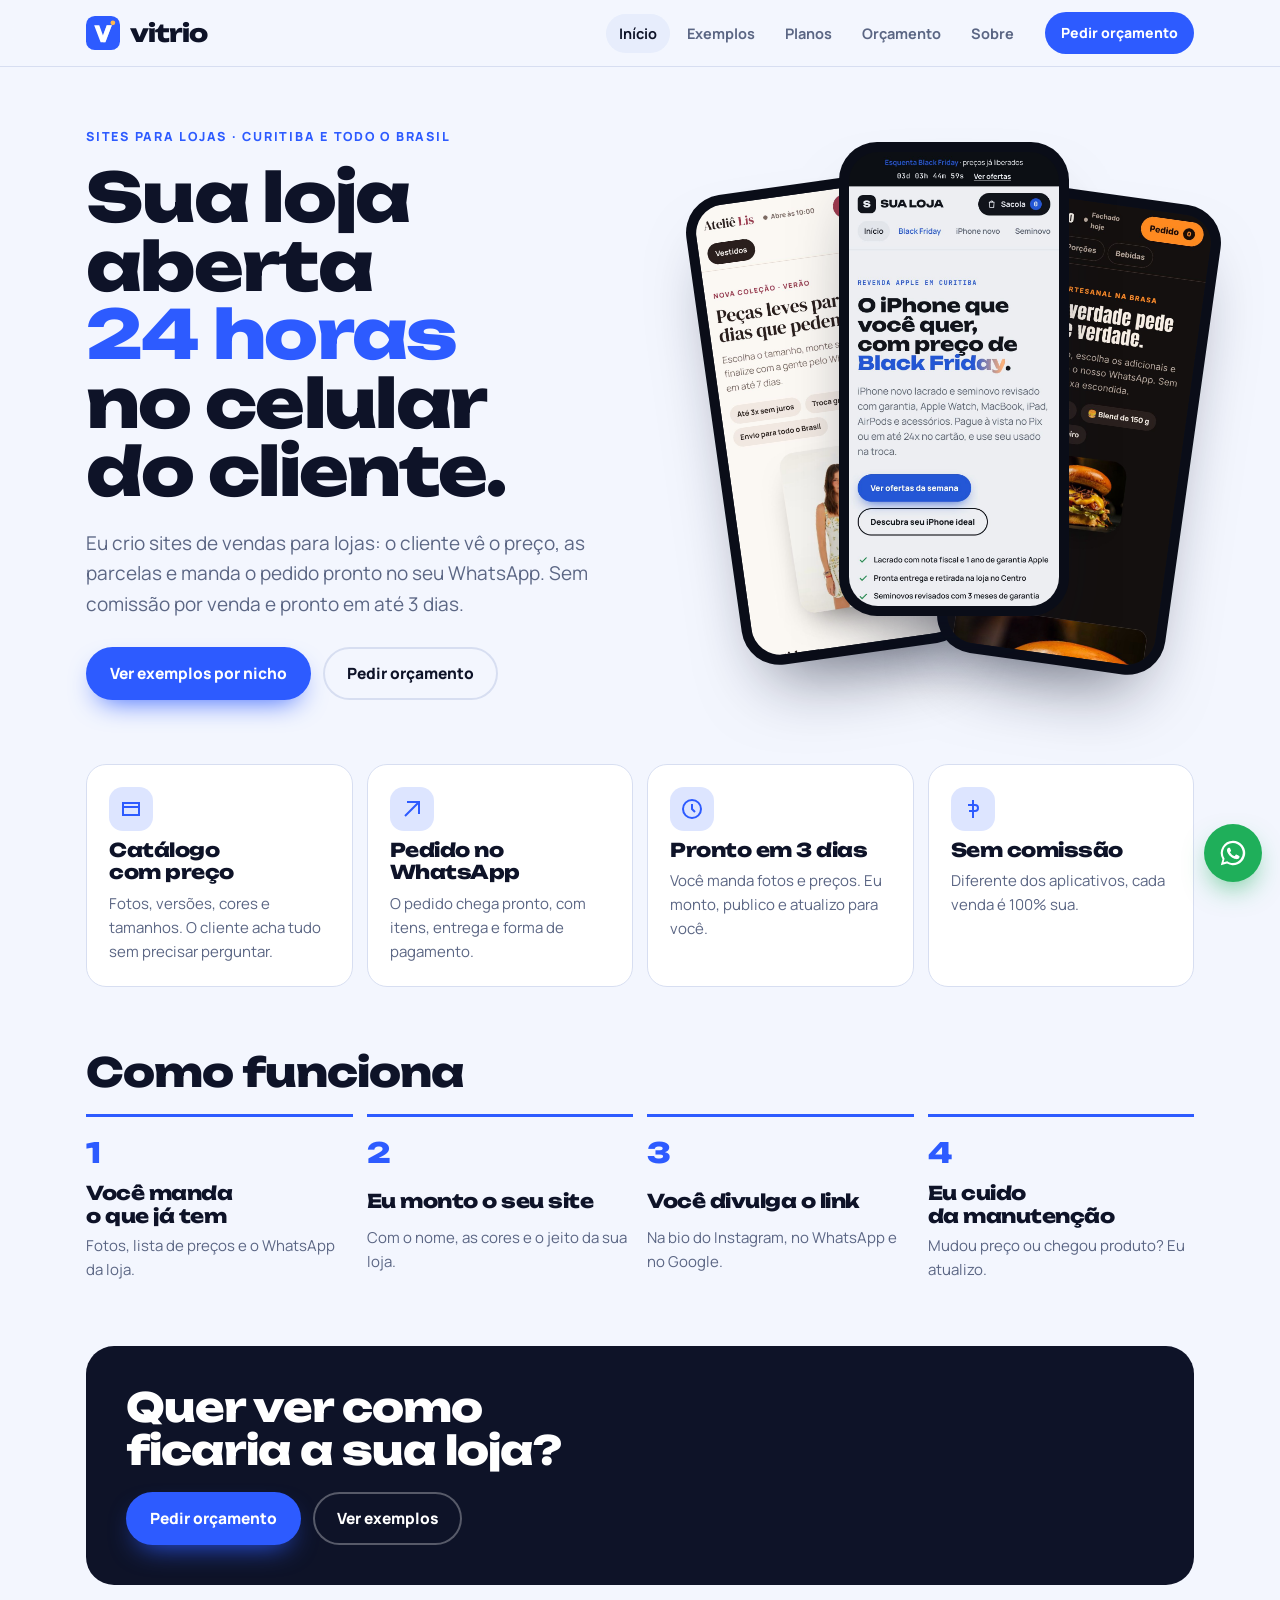
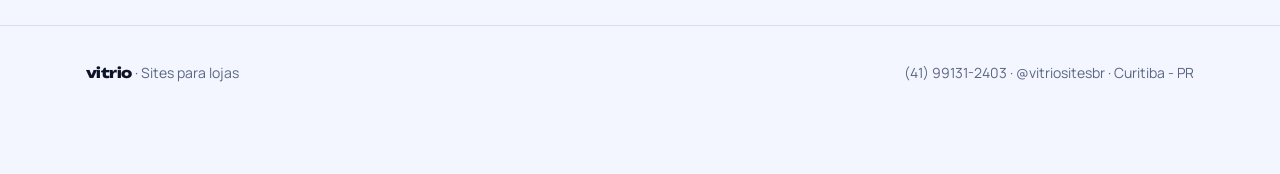
<file: vitrio-site/index.html>
<!doctype html>
<html lang="pt-BR">
<head>
<meta charset="utf-8">
<meta name="viewport" content="width=device-width, initial-scale=1, viewport-fit=cover">
<title>Vitrio · Sites para lojas</title>
<meta name="description" content="Sites de vendas para lojas: catálogo com preço, parcelas e pedido direto no WhatsApp. Pronto em até 3 dias. Curitiba e todo o Brasil.">
<meta property="og:title" content="Vitrio · Sites para lojas">
<meta property="og:description" content="Seu cliente vê o preço, as parcelas e manda o pedido pronto no seu WhatsApp. Veja exemplos por nicho.">
<meta property="og:image" content="img/og.png">
<meta name="theme-color" content="#0E1328">
<link rel="icon" href="data:image/svg+xml,%3Csvg xmlns='http://www.w3.org/2000/svg' viewBox='0 0 100 100'%3E%3Crect width='100' height='100' rx='26' fill='%232D5BFF'/%3E%3Cpath d='M24 27h15l11 30 11-30h15L57 77H43Z' fill='%23fff'/%3E%3Ccircle cx='79' cy='20' r='7' fill='%23FFB84D'/%3E%3C/svg%3E">
<link rel="preconnect" href="https://fonts.googleapis.com">
<link rel="preconnect" href="https://fonts.gstatic.com" crossorigin>
<link rel="stylesheet" href="https://fonts.googleapis.com/css2?family=Unbounded:wght@600;800&family=Manrope:wght@400;500;600;700;800&display=swap">
<style>
/* Layout: site de portfólio em páginas — início, exemplos por nicho, planos, orçamento e sobre */
:root{
  --bg:#F3F6FE; --surface:#FFFFFF; --well:#E7EDFC; --ink:#0E1328; --mute:#5B6684; --line:#D7DEF1;
  --blue:#2D5BFF; --blue-ink:#FFFFFF; --blue-soft:#DDE5FF; --amber:#FFB84D; --wa:#1FAF5A; --ok:#1F8A4C;
  --f-display:"Unbounded","Arial Black",system-ui,sans-serif; --f-body:"Manrope",system-ui,-apple-system,"Segoe UI",Arial,sans-serif;
  color-scheme:light;
}
@media (prefers-color-scheme:dark){:root:not([data-theme="light"]){
  --bg:#0B0F1E; --surface:#141A2E; --well:#1C2440; --ink:#EEF1FA; --mute:#9AA6C8; --line:#283252; --blue:#5C82FF; --blue-soft:#1C2A5C; color-scheme:dark}}
:root[data-theme="dark"]{--bg:#0B0F1E; --surface:#141A2E; --well:#1C2440; --ink:#EEF1FA; --mute:#9AA6C8; --line:#283252; --blue:#5C82FF; --blue-soft:#1C2A5C; color-scheme:dark}
*{box-sizing:border-box}
[hidden]{display:none!important}
html{scroll-behavior:smooth}
@media (prefers-reduced-motion:reduce){html{scroll-behavior:auto}*{animation:none!important;transition:none!important}}
body{margin:0;background:var(--bg);color:var(--ink);font-family:var(--f-body);font-size:16px;line-height:1.6;-webkit-font-smoothing:antialiased;overflow-x:hidden}
body::before{content:"";position:fixed;inset:0 0 auto;height:env(safe-area-inset-top,0px);z-index:60;background:var(--bg)}
a{color:var(--blue)}
button{font:inherit;color:inherit}
:focus-visible{outline:3px solid var(--blue);outline-offset:2px;border-radius:8px}
img{max-width:100%;display:block}
.wrap{max-width:1140px;margin:0 auto;padding-left:max(16px,env(safe-area-inset-left,0px));padding-right:max(16px,env(safe-area-inset-right,0px))}
h1,h2,h3{font-family:var(--f-display);font-weight:800;letter-spacing:-.025em;text-wrap:balance;margin:0}
h1{font-size:clamp(2.2rem,6vw,4.2rem);line-height:1.02}
h2{font-size:clamp(1.6rem,4vw,2.5rem);line-height:1.08}
h3{font-size:19px;line-height:1.2}
p{margin:0}
.muted{color:var(--mute)}
.eyebrow{font-size:12.5px;font-weight:800;letter-spacing:.14em;text-transform:uppercase;color:var(--blue)}
.wm{font-family:var(--f-display);font-weight:800;letter-spacing:-.04em}

header.top{position:sticky;top:env(safe-area-inset-top,0px);z-index:40;background:color-mix(in srgb,var(--bg) 88%,transparent);backdrop-filter:blur(14px);-webkit-backdrop-filter:blur(14px);border-bottom:1px solid var(--line)}
.top-row{display:flex;align-items:center;gap:18px;padding-block:12px}
.logo{display:flex;align-items:center;gap:10px;text-decoration:none;color:var(--ink);flex-shrink:0}
.logo .wm{font-size:24px}
nav.main{display:flex;gap:4px;margin-left:auto;overflow-x:auto;scrollbar-width:none;min-width:0}
nav.main::-webkit-scrollbar{display:none}
nav.main a{white-space:nowrap;text-decoration:none;color:var(--mute);font-weight:700;font-size:14.5px;padding:8px 13px;border-radius:999px}
nav.main a:hover{color:var(--ink);background:var(--well)}
nav.main a[aria-current="page"]{color:var(--ink);background:var(--well)}
.cta-top{flex-shrink:0;text-decoration:none;background:var(--blue);color:var(--blue-ink);font-weight:800;font-size:14px;padding:10px 16px;border-radius:999px}
@media (max-width:860px){.top-row{flex-wrap:wrap;gap:10px}nav.main{order:3;width:100%;margin-left:0}.cta-top{margin-left:auto}}

main > [data-page]{min-height:70vh;padding-block:56px 40px}
main > [data-page].enter > .wrap > *{animation:sobe .55s cubic-bezier(.2,.7,.2,1) both}
main > [data-page].enter > .wrap > :nth-child(2){animation-delay:.06s}main > [data-page].enter > .wrap > :nth-child(3){animation-delay:.12s}main > [data-page].enter > .wrap > :nth-child(4){animation-delay:.18s}
@keyframes sobe{from{opacity:0;transform:translateY(16px)}to{opacity:1;transform:none}}
.page-head{display:grid;gap:12px;margin-bottom:32px;max-width:720px}
.page-head p{color:var(--mute);font-size:18px}

.btn{display:inline-flex;align-items:center;justify-content:center;gap:8px;border:0;border-radius:999px;padding:14px 24px;font-weight:800;font-size:15.5px;text-decoration:none;cursor:pointer;transition:transform .15s}
.btn:hover{transform:translateY(-2px)}
.btn-blue{background:var(--blue);color:var(--blue-ink);box-shadow:0 12px 28px -12px var(--blue)}
.btn-ghost{background:transparent;color:var(--ink);box-shadow:inset 0 0 0 2px var(--line)}
.btn-wa{background:var(--wa);color:#fff}
.row{display:flex;flex-wrap:wrap;gap:12px}

/* Início */
.hero{display:grid;grid-template-columns:1.1fr .9fr;gap:40px;align-items:center}
.hero h1 em{font-style:normal;color:var(--blue)}
.hero .lead{font-size:19px;color:var(--mute);margin:22px 0 28px;max-width:46ch}
.phones{position:relative;height:540px}
.phones figure{position:absolute;margin:0;width:230px;border-radius:38px;padding:10px;background:#0A0D18;box-shadow:0 40px 70px -30px rgba(14,19,40,.6)}
.phones img{border-radius:29px;aspect-ratio:390/844;object-fit:cover;object-position:top}
.phones figure:nth-child(1){left:0;top:40px;transform:rotate(-8deg);animation:flt 7s ease-in-out infinite}
.phones figure:nth-child(2){left:50%;top:0;transform:translateX(-50%);z-index:2;animation:flt2 6s ease-in-out infinite}
.phones figure:nth-child(3){right:0;top:50px;transform:rotate(8deg);animation:flt 8s ease-in-out infinite reverse}
@keyframes flt{50%{translate:0 -12px}}
@keyframes flt2{50%{translate:0 10px}}
@media (max-width:900px){.hero{grid-template-columns:1fr}.phones{height:420px;max-width:440px;width:100%;margin:0 auto}.phones figure{width:170px;border-radius:30px;padding:8px}.phones img{border-radius:23px}}
.feats{display:grid;grid-template-columns:repeat(auto-fit,minmax(230px,1fr));gap:14px;margin-top:64px}
.feat{background:var(--surface);border:1px solid var(--line);border-radius:20px;padding:22px;display:grid;gap:8px;align-content:start}
.feat .ic{width:44px;height:44px;border-radius:14px;background:var(--blue-soft);color:var(--blue);display:grid;place-items:center}
.feat .ic svg{width:24px;height:24px}
.feat p{color:var(--mute);font-size:15px}
.steps{display:grid;grid-template-columns:repeat(auto-fit,minmax(200px,1fr));gap:14px;margin-top:20px;counter-reset:s}
.step{border-top:3px solid var(--blue);padding-top:14px;display:grid;gap:6px}
.step::before{counter-increment:s;content:counter(s);font-family:var(--f-display);font-weight:800;font-size:28px;color:var(--blue)}
.step p{color:var(--mute);font-size:15px}
.band{margin-top:64px;background:var(--ink);color:#fff;border-radius:28px;padding:40px;display:flex;flex-wrap:wrap;gap:20px;align-items:center;justify-content:space-between}
.band h2{color:#fff;max-width:20ch}
.band .btn-ghost{color:#fff;box-shadow:inset 0 0 0 2px rgba(255,255,255,.3)}

/* Exemplos */
.filters{display:flex;flex-wrap:wrap;gap:8px;margin-bottom:24px}
.filters button{border:1px solid var(--line);background:var(--surface);border-radius:999px;padding:9px 16px;font-weight:700;cursor:pointer;color:var(--mute)}
.filters button[aria-pressed="true"]{background:var(--ink);color:var(--bg);border-color:var(--ink)}
.exs{display:grid;grid-template-columns:repeat(auto-fill,minmax(300px,1fr));gap:18px}
.ex{background:var(--surface);border:1px solid var(--line);border-radius:24px;overflow:hidden;display:flex;flex-direction:column;transition:transform .2s,box-shadow .2s}
.ex:hover{transform:translateY(-4px);box-shadow:0 24px 50px -28px rgba(14,19,40,.5)}
.ex-shot{height:320px;overflow:hidden;background:var(--well);display:grid;place-items:start center;padding-top:26px}
.ex-shot figure{margin:0;width:200px;border-radius:32px;padding:8px;background:#0A0D18;transition:transform .4s}
.ex:hover .ex-shot figure{transform:translateY(-14px)}
.ex-shot img{border-radius:24px}
.ex-body{padding:20px 22px 22px;display:grid;gap:10px;flex:1}
.ex-tag{justify-self:start;font-size:11.5px;font-weight:800;letter-spacing:.08em;text-transform:uppercase;padding:4px 10px;border-radius:999px;background:var(--blue-soft);color:var(--blue)}
.ex-body ul{margin:0;padding-left:18px;color:var(--mute);font-size:14.5px;display:grid;gap:3px}
.ex-body .row{margin-top:auto;padding-top:6px}
.ex-body .btn{padding:11px 18px;font-size:14.5px}
.ex.novo{border-style:dashed;justify-content:center}
.ex.novo .ex-body{align-content:center;text-align:left}

/* Planos */
.plans{display:grid;grid-template-columns:repeat(auto-fit,minmax(260px,1fr));gap:16px}
.plan{background:var(--surface);border:1px solid var(--line);border-radius:24px;padding:26px;display:grid;gap:14px;align-content:start}
.plan.star{border:2px solid var(--blue);box-shadow:0 24px 50px -30px var(--blue)}
.plan .tag{justify-self:start;font-size:11.5px;font-weight:800;letter-spacing:.08em;background:var(--blue);color:#fff;padding:4px 10px;border-radius:999px}
.plan .tag.amber{background:var(--amber);color:var(--ink)}
.plan .p{font-family:var(--f-display);font-weight:800;font-size:34px;line-height:1}
.plan .p small{display:block;font-family:var(--f-body);font-size:14px;color:var(--mute);font-weight:600;margin-top:6px}
.plan ul{list-style:none;margin:0;padding:0;display:grid;gap:8px;font-size:15px}
.plan li{display:flex;gap:10px}
.plan li::before{content:"";flex:0 0 18px;height:18px;margin-top:3px;border-radius:50%;background:var(--blue-soft) url("data:image/svg+xml,%3Csvg xmlns='http://www.w3.org/2000/svg' viewBox='0 0 24 24'%3E%3Cpath d='m6 12 4 4 8-8' stroke='%232D5BFF' stroke-width='3' fill='none'/%3E%3C/svg%3E") center/12px no-repeat}
.plan .btn{margin-top:auto}
.faq{display:grid;gap:10px;margin-top:40px;max-width:820px}
.faq details{background:var(--surface);border:1px solid var(--line);border-radius:16px;padding:16px 20px}
.faq summary{font-weight:800;cursor:pointer}
.faq p{color:var(--mute);margin-top:8px}

/* Orçamento */
.orc{display:grid;grid-template-columns:1.2fr .8fr;gap:22px;align-items:start}
.panel{background:var(--surface);border:1px solid var(--line);border-radius:24px;padding:26px;display:grid;gap:18px}
.fields{display:grid;grid-template-columns:1fr 1fr;gap:14px}
.field{display:grid;gap:6px;min-width:0}
.field.full{grid-column:1/-1}
.field label,.lbl{font-size:13.5px;font-weight:800}
.field input,.field select,.field textarea{font:inherit;font-size:15px;padding:12px 14px;border-radius:12px;border:1px solid var(--line);background:var(--bg);color:var(--ink);width:100%}
.field input:focus,.field select:focus,.field textarea:focus{outline:2px solid var(--blue);outline-offset:0;border-color:transparent}
.choices{display:flex;flex-wrap:wrap;gap:8px}
.choices label{display:flex;align-items:center;gap:8px;border:1px solid var(--line);border-radius:12px;padding:10px 14px;cursor:pointer;font-weight:700;font-size:14.5px;background:var(--bg)}
.choices input{accent-color:var(--blue);width:17px;height:17px;margin:0}
.choices label:has(input:checked){border-color:var(--blue);background:var(--blue-soft)}
.est{position:sticky;top:120px;display:grid;gap:14px}
.est .big{font-family:var(--f-display);font-weight:800;font-size:34px;line-height:1.05}
.est ul{margin:0;padding:0;list-style:none;display:grid;gap:8px;font-size:14.5px}
.est li{display:flex;justify-content:space-between;gap:12px;border-bottom:1px dashed var(--line);padding-bottom:8px}
.err{color:#C2361B;font-weight:700;font-size:14px;min-height:1em;margin:0}
.done{border:2px solid var(--wa);border-radius:16px;padding:16px;display:grid;gap:10px}
@media (max-width:900px){.orc{grid-template-columns:1fr}.est{position:static;order:-1}}
@media (max-width:560px){.fields{grid-template-columns:1fr}.panel{padding:18px}}

/* Sobre */
.sobre{display:grid;grid-template-columns:.8fr 1.2fr;gap:36px;align-items:start}
.foto{aspect-ratio:4/5;border-radius:28px;background:linear-gradient(160deg,var(--blue),#0E1328);display:grid;place-items:center;overflow:hidden}
.foto svg{width:46%}
.foto img{width:100%;height:100%;object-fit:cover}
.sobre-txt{display:grid;gap:16px;font-size:17px}
.sobre-txt p{color:var(--mute)}
.vals{display:grid;grid-template-columns:repeat(auto-fit,minmax(200px,1fr));gap:12px;margin-top:6px}
.val{background:var(--surface);border:1px solid var(--line);border-radius:18px;padding:16px}
.val b{display:block;margin-bottom:4px}
.val span{color:var(--mute);font-size:14.5px}
.contato{display:grid;gap:10px;background:var(--surface);border:1px solid var(--line);border-radius:20px;padding:20px;margin-top:6px}
.contato a{font-weight:800;text-decoration:none}
@media (max-width:860px){.sobre{grid-template-columns:1fr}.foto{max-width:320px}}

footer{border-top:1px solid var(--line);padding-block:36px 90px;color:var(--mute);font-size:14px}
footer .wrap{display:flex;flex-wrap:wrap;gap:12px 28px;justify-content:space-between;align-items:center}
.wa-float{position:fixed;right:calc(18px + env(safe-area-inset-right,0px));bottom:calc(18px + env(safe-area-inset-bottom,0px));width:58px;height:58px;border-radius:50%;background:var(--wa);display:grid;place-items:center;z-index:50;box-shadow:0 12px 28px -8px rgba(31,175,90,.7)}
.wa-float svg{width:30px;height:30px;color:#fff}
</style>
</head>
<body>
<header class="top">
  <div class="wrap top-row">
    <a class="logo" href="#inicio" aria-label="Vitrio, início"><svg width="34" height="34" viewBox="0 0 100 100" aria-hidden="true"><rect width="100" height="100" rx="26" fill="#2D5BFF"/><path d="M24 27h15l11 30 11-30h15L57 77H43Z" fill="#fff"/><path d="M50 57 61 27h15L57 77H50Z" fill="#fff" opacity=".62"/><circle cx="79" cy="20" r="7" fill="#FFB84D"/></svg><span class="wm">vitrio</span></a>
    <nav class="main" aria-label="Páginas">
      <a href="#inicio">Início</a><a href="#exemplos">Exemplos</a><a href="#planos">Planos</a><a href="#orcamento">Orçamento</a><a href="#sobre">Sobre</a>
    </nav>
    <a class="cta-top" href="#orcamento">Pedir orçamento</a>
  </div>
</header>

<main>
<section data-page="inicio"><div class="wrap">
  <div class="hero">
    <div>
      <span class="eyebrow">Sites para lojas · Curitiba e todo o Brasil</span>
      <h1 style="margin-top:14px">Sua loja aberta <em>24 horas</em> no celular do cliente.</h1>
      <p class="lead">Eu crio sites de vendas para lojas: o cliente vê o preço, as parcelas e manda o pedido pronto no seu WhatsApp. Sem comissão por venda e pronto em até 3 dias.</p>
      <div class="row"><a class="btn btn-blue" href="#exemplos">Ver exemplos por nicho</a><a class="btn btn-ghost" href="#orcamento">Pedir orçamento</a></div>
    </div>
    <div class="phones" aria-label="Exemplos de sites no celular">
      <figure><img src="img/ex-moda.jpg" alt="Exemplo de loja de roupas"></figure>
      <figure><img src="img/ex-celular.jpg" alt="Exemplo de loja de celulares"></figure>
      <figure><img src="img/ex-hamburgueria.jpg" alt="Exemplo de hamburgueria"></figure>
    </div>
  </div>
  <div class="feats">
    <div class="feat"><span class="ic"><svg viewBox="0 0 24 24" fill="none" stroke="currentColor" stroke-width="2" aria-hidden="true"><path d="M4 6h16v12H4zM4 10h16"/></svg></span><h3>Catálogo com preço</h3><p>Fotos, versões, cores e tamanhos. O cliente acha tudo sem precisar perguntar.</p></div>
    <div class="feat"><span class="ic"><svg viewBox="0 0 24 24" fill="none" stroke="currentColor" stroke-width="2" aria-hidden="true"><path d="M5 19l14-14M7 5h12v12"/></svg></span><h3>Pedido no WhatsApp</h3><p>O pedido chega pronto, com itens, entrega e forma de pagamento.</p></div>
    <div class="feat"><span class="ic"><svg viewBox="0 0 24 24" fill="none" stroke="currentColor" stroke-width="2" aria-hidden="true"><circle cx="12" cy="12" r="9"/><path d="M12 7v5l3 3"/></svg></span><h3>Pronto em 3 dias</h3><p>Você manda fotos e preços. Eu monto, publico e atualizo para você.</p></div>
    <div class="feat"><span class="ic"><svg viewBox="0 0 24 24" fill="none" stroke="currentColor" stroke-width="2" aria-hidden="true"><path d="M12 3v18M7 8h7a3 3 0 0 1 0 6H8"/></svg></span><h3>Sem comissão</h3><p>Diferente dos aplicativos, cada venda é 100% sua.</p></div>
  </div>
  <h2 style="margin-top:64px">Como funciona</h2>
  <div class="steps">
    <div class="step"><h3>Você manda o que já tem</h3><p>Fotos, lista de preços e o WhatsApp da loja.</p></div>
    <div class="step"><h3>Eu monto o seu site</h3><p>Com o nome, as cores e o jeito da sua loja.</p></div>
    <div class="step"><h3>Você divulga o link</h3><p>Na bio do Instagram, no WhatsApp e no Google.</p></div>
    <div class="step"><h3>Eu cuido da manutenção</h3><p>Mudou preço ou chegou produto? Eu atualizo.</p></div>
  </div>
  <div class="band"><h2>Quer ver como ficaria a sua loja?</h2><div class="row"><a class="btn btn-blue" href="#orcamento">Pedir orçamento</a><a class="btn btn-ghost" href="#exemplos">Ver exemplos</a></div></div>
</div></section>

<section data-page="exemplos"><div class="wrap">
  <div class="page-head"><span class="eyebrow">Portfólio</span><h2>Exemplos por nicho</h2><p>Abra no celular e teste de verdade: escolha produtos, monte o pedido e veja a mensagem que chega no WhatsApp.</p></div>
  <div class="filters" id="filtros" role="group" aria-label="Filtrar por nicho"></div>
  <div class="exs" id="exs"></div>
</div></section>

<section data-page="planos"><div class="wrap">
  <div class="page-head"><span class="eyebrow">Planos</span><h2>Um valor para montar e uma mensalidade para manter</h2><p>A mensalidade inclui hospedagem, suporte pelo WhatsApp e atualização de preços e produtos.</p></div>
  <div class="plans">
    <div class="plan"><h3>Essencial</h3><div class="p">R$ 997<small>para montar · ou 3x de R$ 332,33</small></div><div class="p" style="font-size:24px">+ R$ 99<small>por mês</small></div>
      <ul><li>Site com nome, logo e cores da loja</li><li>Até 60 produtos com fotos</li><li>Pedido pelo WhatsApp</li><li>1 atualização de preços por semana</li></ul><a class="btn btn-ghost" href="#orcamento" data-plano="Essencial">Quero o Essencial</a></div>
    <div class="plan star"><span class="tag">MAIS ESCOLHIDO</span><h3>Completo</h3><div class="p">R$ 1.497<small>para montar · ou 3x de R$ 499</small></div><div class="p" style="font-size:24px">+ R$ 149<small>por mês</small></div>
      <ul><li>Tudo do Essencial</li><li>Produtos ilimitados</li><li>Domínio próprio (.com.br) configurado</li><li>Simulador de parcelas e teste do produto ideal</li><li>Atualizações sempre que precisar</li><li>Campanhas: Black Friday, Dia das Mães...</li></ul><a class="btn btn-blue" href="#orcamento" data-plano="Completo">Quero o Completo</a></div>
    <div class="plan"><span class="tag amber">LANÇAMENTO</span><h3>3 primeiras lojas</h3><div class="p">R$ 497<small>para montar o plano Completo</small></div><div class="p" style="font-size:24px">1º mês grátis<small>depois R$ 149 por mês</small></div>
      <ul><li>Tudo do plano Completo</li><li>Em troca de um depoimento</li><li>E de eu poder mostrar o seu site como exemplo</li></ul><a class="btn btn-ghost" href="#orcamento" data-plano="Lançamento">Quero uma vaga</a></div>
  </div>
  <div class="faq">
    <details><summary>Preciso saber mexer em site?</summary><p>Não. Você me manda as fotos e os preços pelo WhatsApp, e eu monto e atualizo tudo.</p></details>
    <details><summary>O site funciona no celular?</summary><p>Sim. Ele é feito primeiro para o celular, que é onde a maioria dos clientes compra.</p></details>
    <details><summary>E se eu quiser cancelar?</summary><p>Sem multa. É só avisar com 30 dias, e o site fica no ar até o fim do mês pago.</p></details>
    <details><summary>Atende fora de Curitiba?</summary><p>Atendo todo o Brasil. Tudo é feito pelo WhatsApp e por videochamada, se precisar.</p></details>
  </div>
</div></section>

<section data-page="orcamento"><div class="wrap">
  <div class="page-head"><span class="eyebrow">Orçamento</span><h2>Peça o orçamento da sua loja</h2><p>Responda em 1 minuto. A estimativa aparece na hora, e o pedido vai pronto para o meu WhatsApp.</p></div>
  <div class="orc">
    <form class="panel" id="orcForm" novalidate>
      <div class="fields">
        <div class="field"><label for="oNome">Seu nome</label><input id="oNome" autocomplete="name" placeholder="Ex.: Ana Souza"></div>
        <div class="field"><label for="oLoja">Nome da loja</label><input id="oLoja" placeholder="Ex.: Cell Prime"></div>
        <div class="field"><label for="oNicho">Tipo de loja</label><select id="oNicho"><option>Celulares e eletrônicos</option><option>Lanchonete ou restaurante</option><option>Roupas e calçados</option><option>Cosméticos e perfumaria</option><option>Pet shop</option><option>Ótica</option><option>Outro</option></select></div>
        <div class="field"><label for="oCidade">Cidade</label><input id="oCidade" placeholder="Ex.: Curitiba"></div>
        <div class="field full"><span class="lbl">Quantos produtos você quer no site?</span><div class="choices">
          <label><input type="radio" name="qtd" value="Até 30" checked> Até 30</label><label><input type="radio" name="qtd" value="31 a 60"> 31 a 60</label><label><input type="radio" name="qtd" value="61 a 150"> 61 a 150</label><label><input type="radio" name="qtd" value="Mais de 150"> Mais de 150</label></div></div>
        <div class="field full"><span class="lbl">Plano de interesse</span><div class="choices">
          <label><input type="radio" name="plano" value="Essencial"> Essencial</label><label><input type="radio" name="plano" value="Completo" checked> Completo</label><label><input type="radio" name="plano" value="Lançamento"> Lançamento (3 vagas)</label><label><input type="radio" name="plano" value="Não sei"> Me ajude a escolher</label></div></div>
        <div class="field full"><span class="lbl">Extras</span><div class="choices">
          <label><input type="checkbox" name="extra" value="dominio"> Domínio próprio (.com.br)</label><label><input type="checkbox" name="extra" value="fotos"> Preciso de fotos dos produtos</label><label><input type="checkbox" name="extra" value="logo"> Preciso de logo</label></div></div>
        <div class="field full"><label for="oMsg">Algo mais? <span class="muted" style="font-weight:600">(opcional)</span></label><textarea id="oMsg" rows="3" placeholder="Ex.: quero um site parecido com o exemplo de celulares"></textarea></div>
      </div>
      <button class="btn btn-wa" type="submit">Enviar pedido de orçamento no WhatsApp</button>
      <p class="err" id="oErr" role="alert"></p>
      <div class="done" id="oDone" hidden><b>Pedido de orçamento pronto.</b><span class="muted">Se o WhatsApp não abriu sozinho, toque no botão abaixo.</span><a class="btn btn-wa" id="oLink" href="#" target="_blank" rel="noopener">Abrir WhatsApp</a></div>
    </form>
    <aside class="panel est" aria-live="polite">
      <span class="eyebrow">Estimativa</span>
      <div class="big" id="eTot">R$ 1.497</div>
      <span class="muted" id="eSub">para montar, ou 3x de R$ 499 · + R$ 149 por mês</span>
      <ul id="eList"></ul>
      <p class="muted" style="font-size:13.5px">Valor de referência. O orçamento final eu confirmo pelo WhatsApp depois de ver a sua loja.</p>
    </aside>
  </div>
</div></section>

<section data-page="sobre"><div class="wrap">
  <div class="sobre">
    <div class="foto" id="foto"><svg viewBox="0 0 100 100" aria-hidden="true"><path d="M24 27h15l11 30 11-30h15L57 77H43Z" fill="#fff"/><path d="M50 57 61 27h15L57 77H50Z" fill="#fff" opacity=".62"/><circle cx="79" cy="20" r="7" fill="#FFB84D"/></svg></div>
    <div class="sobre-txt">
      <span class="eyebrow">Sobre</span>
      <h2 id="sNome">Quem faz a Vitrio</h2>
      <p id="sBio">A Vitrio nasceu de uma ideia simples: loja pequena também merece um site bonito, rápido e que vende. Eu monto cada site pensando no cliente da loja, que está no celular, quer ver o preço sem perguntar e quer comprar sem complicação.</p>
      <p>Trabalho direto com o dono da loja, sem intermediário. Você fala comigo pelo WhatsApp do começo ao fim, e eu cuido de tudo: montar, publicar, atualizar os preços e deixar o site no ar.</p>
      <div class="vals">
        <div class="val"><b>Feito para vender</b><span>Preço, parcelas e pedido pronto no WhatsApp.</span></div>
        <div class="val"><b>Atendimento direto</b><span>Você fala com quem faz o seu site.</span></div>
        <div class="val"><b>Rápido</b><span>Do primeiro contato ao site no ar em até 3 dias.</span></div>
      </div>
      <div class="contato">
        <b>Contato</b>
        <a href="https://wa.me/5541991312403?text=Ol%C3%A1!%20Vi%20o%20site%20da%20Vitrio%20e%20quero%20conversar." target="_blank" rel="noopener">WhatsApp: (41) 99131-2403</a>
        <a href="https://www.instagram.com/vitriositesbr/" target="_blank" rel="noopener">Instagram: @vitriositesbr</a>
        <span class="muted">Curitiba - PR · atendo todo o Brasil</span>
      </div>
    </div>
  </div>
</div></section>
</main>

<footer><div class="wrap"><span><b class="wm" style="color:var(--ink)">vitrio</b> · Sites para lojas</span><span>(41) 99131-2403 · @vitriositesbr · Curitiba - PR</span></div></footer>
<a class="wa-float" href="https://wa.me/5541991312403?text=Ol%C3%A1!%20Vi%20o%20site%20da%20Vitrio%20e%20quero%20um%20site%20para%20minha%20loja." target="_blank" rel="noopener" aria-label="Falar no WhatsApp"><svg viewBox="0 0 32 32" fill="currentColor" aria-hidden="true"><path d="M16 3a13 13 0 0 0-11.2 19.6L3 29l6.6-1.7A13 13 0 1 0 16 3Zm0 23.6c-2 0-4-.5-5.7-1.6l-.4-.2-3.9 1 1-3.8-.2-.4A10.6 10.6 0 1 1 16 26.6Zm5.8-7.9c-.3-.2-1.9-.9-2.2-1-.3-.1-.5-.2-.7.2l-1 1.2c-.2.2-.4.2-.7.1a8.7 8.7 0 0 1-4.3-3.8c-.3-.5.3-.5 1-1.6.1-.2 0-.4 0-.6l-1-2.4c-.3-.6-.5-.5-.7-.5h-.6c-.2 0-.6.1-.9.4-.3.3-1.1 1.1-1.1 2.7s1.2 3.2 1.3 3.4c.2.2 2.3 3.5 5.6 4.9 2.1.9 2.9 1 4 .8.6-.1 1.9-.8 2.2-1.5.3-.8.3-1.4.2-1.5l-.6-.4Z"/></svg></a>

<script>
/* ===== Seus dados profissionais: preencha e o site atualiza ===== */
const SOBRE = {
  nome: "Oi, eu sou o Pietro",
  bio: "Sou Pietro Vieira Borba Coelho, fundador da Vitrio. Criei a Vitrio para que loja pequena também tenha um site bonito, rápido e que vende: o cliente no celular vê o preço, as parcelas e manda o pedido pronto no WhatsApp, sem complicação.",           // um parágrafo sobre você (vazio = mantém o texto padrão)
  foto: ""           // ex.: "img/foto.jpg" (vazio = mostra o logo)
};
const WHATS = "5541991312403";

/* Exemplos por nicho: para adicionar um, copie uma linha */
const EXEMPLOS = [
  {nicho:"Celulares", nome:"Loja de iPhones e acessórios", img:"img/ex-celular.jpg", url:"exemplos/celular/", itens:["Novos e seminovos com fotos e parcelas","Simulador de parcelas e troca do usado","Teste do iPhone ideal"]},
  {nicho:"Celulares", nome:"Loja de eletrônicos · estilo App", img:"img/ex-tech.jpg", url:"exemplos/tech/", itens:["Visual de aplicativo, com barra fixa embaixo","Banner que troca sozinho e categorias em ícones","Preço no Pix e parcelas em cada produto"]},
  {nicho:"Gestão", nome:"Painel de pedidos da loja", img:"img/ex-painel.jpg", url:"exemplos/painel/", itens:["Pedidos do site chegam na hora, com aviso sonoro","Situação: novo, em separação, saiu, entregue","Avisa o cliente no WhatsApp com um toque"]},
  {nicho:"Lanchonetes", nome:"Hamburgueria com cardápio", img:"img/ex-hamburgueria.jpg", url:"exemplos/hamburgueria/", itens:["Cardápio por categoria","Adicionais que somam no preço","Mostra se está aberto agora"]},
  {nicho:"Cafeterias", nome:"Cafeteria com comanda", img:"img/ex-cafe.jpg", url:"exemplos/cafe/", itens:["Comanda de papel que vira pedido no WhatsApp","Escolhe a hora de retirar no balcão, sem fila","Tamanhos P e M e leite vegetal em cada bebida"]},
  {nicho:"Moda", nome:"Loja de roupas e acessórios", img:"img/ex-moda.jpg", url:"exemplos/moda/", itens:["Fotos grandes das peças","Escolha de tamanho","Entrega por motoboy ou Correios"]}
];

const $=s=>document.querySelector(s);
const brl=v=>v.toLocaleString("pt-BR",{style:"currency",currency:"BRL"});
const brl0=v=>v.toLocaleString("pt-BR",{style:"currency",currency:"BRL",maximumFractionDigits:0});

/* Sobre */
if(SOBRE.nome) $("#sNome").textContent=SOBRE.nome;
if(SOBRE.bio) $("#sBio").textContent=SOBRE.bio;
if(SOBRE.foto) $("#foto").innerHTML=`<img src="${SOBRE.foto}" alt="Foto de quem faz a Vitrio">`;

/* Exemplos */
let filtro="Todos";
function exemplos(){
  const ns=["Todos",...new Set(EXEMPLOS.map(e=>e.nicho))];
  $("#filtros").innerHTML=ns.map(n=>`<button type="button" data-f="${n}" aria-pressed="${n===filtro}">${n}</button>`).join("");
  $("#exs").innerHTML=EXEMPLOS.filter(e=>filtro==="Todos"||e.nicho===filtro).map(e=>`<article class="ex"><div class="ex-shot"><figure><img src="${e.img}" alt="${e.nome}" loading="lazy"></figure></div><div class="ex-body"><span class="ex-tag">${e.nicho}</span><h3>${e.nome}</h3><ul>${e.itens.map(i=>`<li>${i}</li>`).join("")}</ul><div class="row"><a class="btn btn-blue" href="${e.url}" target="_blank" rel="noopener">Abrir exemplo ↗</a><a class="btn btn-ghost" href="#orcamento" data-nicho="${e.nicho}">Quero um assim</a></div></div></article>`).join("")
   +`<article class="ex novo"><div class="ex-body"><span class="ex-tag">Seu nicho</span><h3>Não achou o seu tipo de loja?</h3><p class="muted">Pet shop, ótica, cosméticos, açaí, floricultura... Monto um exemplo com a cara da sua loja antes de você decidir.</p><div class="row"><a class="btn btn-blue" href="#orcamento">Pedir um exemplo</a></div></div></article>`;
}
document.addEventListener("click",e=>{
  const f=e.target.closest("[data-f]"); if(f){filtro=f.dataset.f;exemplos();return}
  const p=e.target.closest("[data-plano]"); if(p){const r=document.querySelector(`input[name=plano][value="${p.dataset.plano}"]`);if(r){r.checked=true;estimar()}}
  const n=e.target.closest("[data-nicho]"); if(n){const m={"Celulares":"Celulares e eletrônicos","Lanchonetes":"Lanchonete ou restaurante","Moda":"Roupas e calçados"}[n.dataset.nicho];if(m)$("#oNicho").value=m}
});
exemplos();

/* Orçamento */
const PRECO={Essencial:[997,99],Completo:[1497,149],"Lançamento":[497,149],"Não sei":[1497,149]};
const EXTRA={dominio:["Domínio .com.br (1º ano)",40],fotos:["Fotos dos produtos",300],logo:["Criação de logo",250]};
function dados(){
  const plano=document.querySelector("input[name=plano]:checked").value, qtd=document.querySelector("input[name=qtd]:checked").value;
  const extras=[...document.querySelectorAll("input[name=extra]:checked")].map(i=>i.value);
  let [mont,mes]=PRECO[plano]; let pl=plano;
  if(plano==="Essencial"&&(qtd==="61 a 150"||qtd==="Mais de 150")){[mont,mes]=PRECO.Completo;pl="Completo (mais de 60 produtos)"}
  const linhas=[[`Plano ${pl==="Não sei"?"Completo (sugerido)":pl}`,mont]];
  extras.forEach(x=>{if(x==="dominio"&&pl.startsWith("Completo"))linhas.push(["Domínio .com.br","incluso"]);else linhas.push(EXTRA[x])});
  const tot=linhas.reduce((t,[,v])=>t+(typeof v==="number"?v:0),0);
  return {plano:pl,qtd,linhas,tot,mes};
}
function estimar(){
  const d=dados();
  $("#eTot").textContent=brl0(d.tot);
  $("#eSub").textContent=`para montar, ou 3x de ${brl(d.tot/3)} · + ${brl0(d.mes)} por mês${d.plano==="Lançamento"?" (1º mês grátis)":""}`;
  $("#eList").innerHTML=d.linhas.map(([n,v])=>`<li><span>${n}</span><b>${typeof v==="number"?brl0(v):v}</b></li>`).join("")+`<li><span>Manutenção mensal</span><b>${brl0(d.mes)}</b></li>`;
}
$("#orcForm").addEventListener("change",estimar); estimar();
$("#orcForm").addEventListener("submit",e=>{
  e.preventDefault(); const err=$("#oErr"); err.textContent="";
  const nome=$("#oNome").value.trim(), loja=$("#oLoja").value.trim();
  if(!nome){err.textContent="Informe o seu nome.";$("#oNome").focus();return}
  if(!loja){err.textContent="Informe o nome da loja.";$("#oLoja").focus();return}
  const d=dados();
  let msg=`Olá! Quero um orçamento de site.\n\nNome: ${nome}\nLoja: ${loja}\nTipo: ${$("#oNicho").value}\nCidade: ${$("#oCidade").value.trim()||"não informada"}\nProdutos: ${d.qtd}\nPlano: ${d.plano}`;
  d.linhas.slice(1).forEach(([n])=>msg+=`\nExtra: ${n}`);
  msg+=`\nEstimativa do site: ${brl0(d.tot)} + ${brl0(d.mes)}/mês`;
  if($("#oMsg").value.trim()) msg+=`\n\n${$("#oMsg").value.trim()}`;
  const url=`https://wa.me/${WHATS}?text=${encodeURIComponent(msg)}`;
  $("#oLink").href=url; $("#oDone").hidden=false;
  try{window.open(url,"_blank","noopener")}catch(_){}
});

/* Páginas */
const PAGES=["inicio","exemplos","planos","orcamento","sobre"]; let cur=null;
function rota(){
  const h=location.hash.slice(1); const pg=PAGES.includes(h)?h:"inicio";
  document.querySelectorAll("nav.main a").forEach(a=>a.getAttribute("href")==="#"+pg?a.setAttribute("aria-current","page"):a.removeAttribute("aria-current"));
  if(pg===cur) return; cur=pg;
  document.querySelectorAll("main > [data-page]").forEach(s=>{const on=s.dataset.page===pg;s.hidden=!on;if(on){s.classList.remove("enter");void s.offsetWidth;s.classList.add("enter")}});
  window.scrollTo(0,0);
}
window.addEventListener("hashchange",rota); rota();
</script>
</body>
</html>
</file>
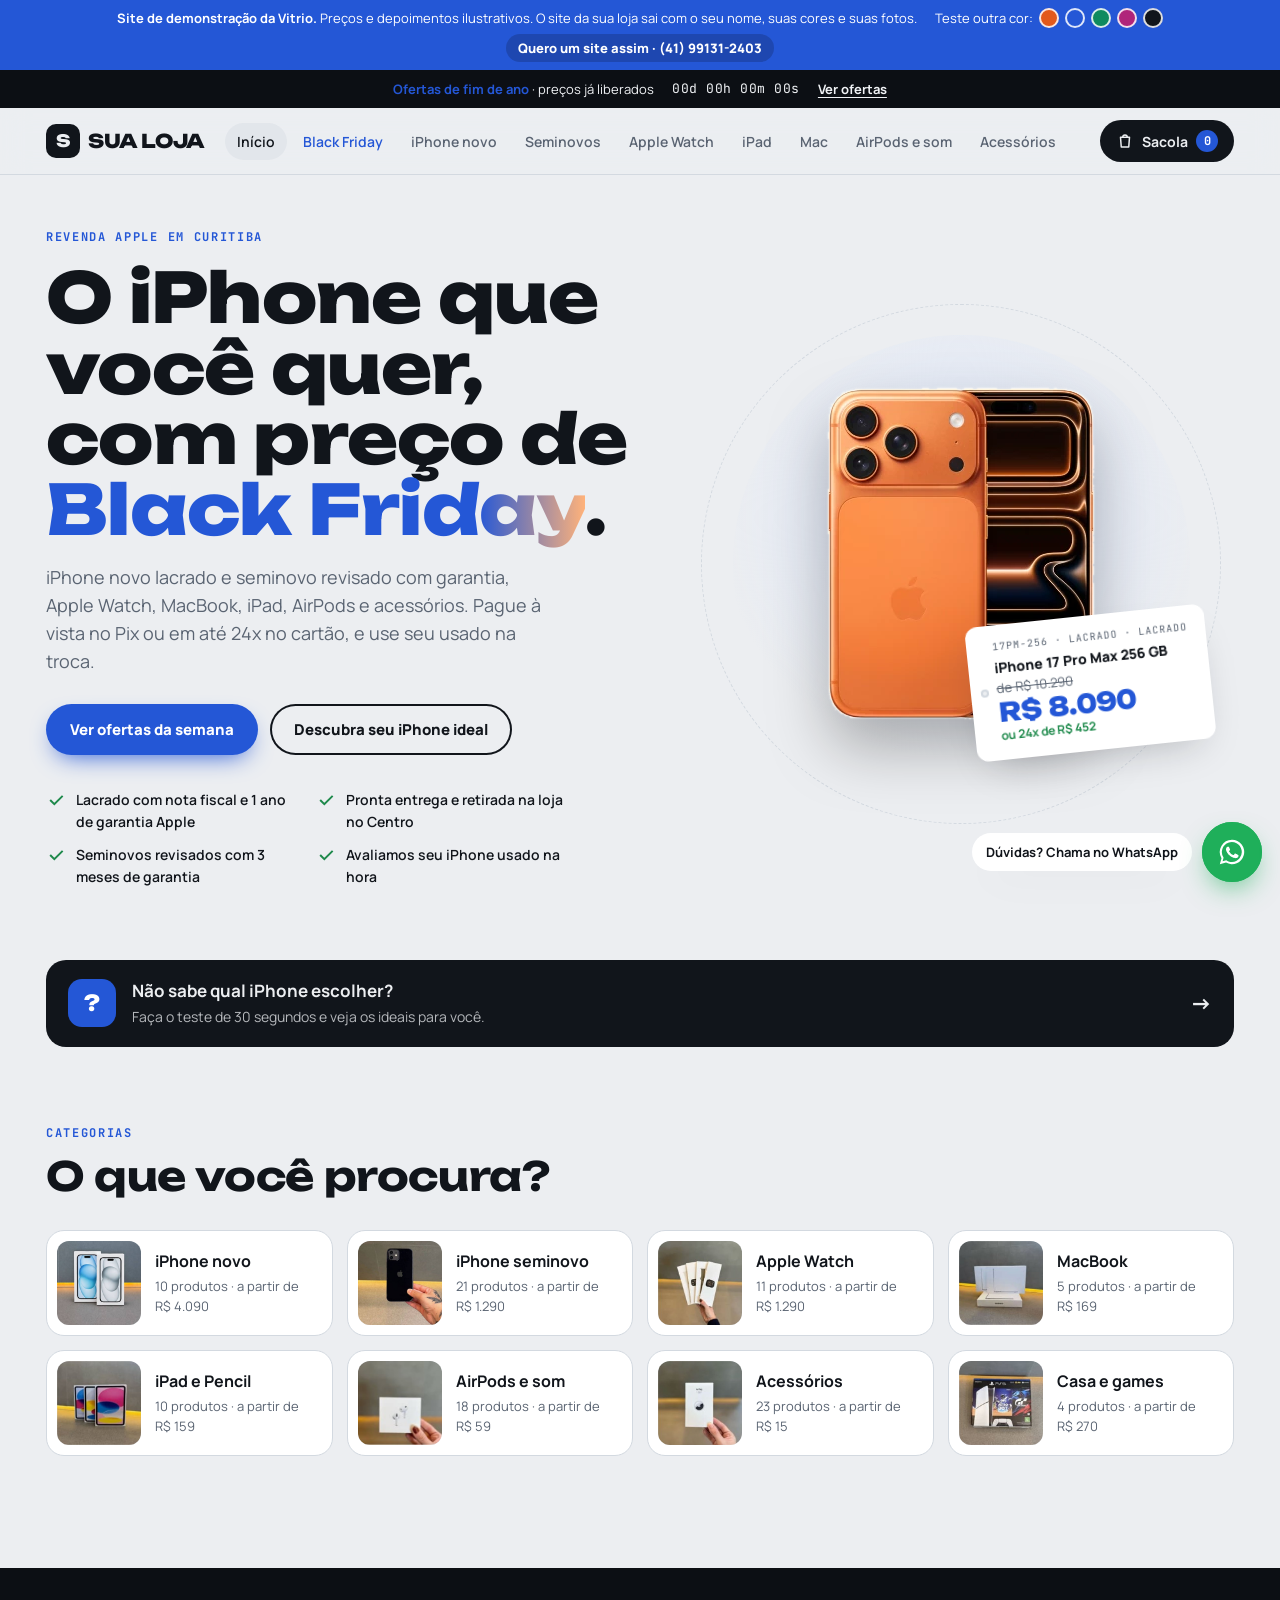
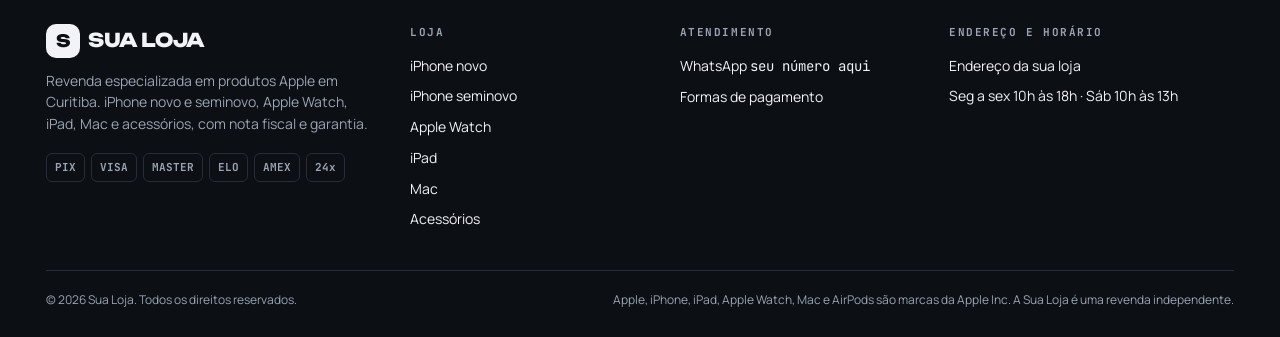
<file: modelo-loja/sites/demo/index.html>
<!doctype html>
<html lang="pt-BR">
<head>
<meta charset="utf-8">
<meta name="viewport" content="width=device-width, initial-scale=1, viewport-fit=cover">
<title>Sua Loja</title>
<meta property="og:type" content="website">
<meta property="og:site_name" content="Sua Loja">
<meta property="og:title" content="Sua Loja · iPhone novo e seminovo em Curitiba">
<meta property="og:description" content="Black Friday: iPhone, Apple Watch, iPad, Mac e acessórios. À vista ou em até 24x, e seu usado na troca.">

<meta name="theme-color" content="#11151B">
<link rel="icon" href="data:image/svg+xml,%3Csvg xmlns='http://www.w3.org/2000/svg' viewBox='0 0 64 64'%3E%3Crect width='64' height='64' rx='16' fill='%2311151B'/%3E%3Ctext x='32' y='45' text-anchor='middle' font-family='Arial Black,Arial' font-weight='900' font-size='38' fill='%232457D6'%3Ei%3C/text%3E%3C/svg%3E">
<meta name="claude:viewport-fit-sides" content="cover">
<meta name="description" content="Sua Loja — iPhone novo e seminovo, Apple Watch, iPad, Mac e acessórios em Curitiba. Black Friday, pagamento à vista ou em até 24x e seu usado na troca.">
<link rel="preconnect" href="https://fonts.googleapis.com">
<link rel="preconnect" href="https://fonts.gstatic.com" crossorigin>
<link rel="stylesheet" href="https://fonts.googleapis.com/css2?family=Unbounded:wght@500;700;800&family=Manrope:wght@400;500;600;700;800&family=JetBrains+Mono:wght@500;700&display=swap">
<style>
/* Layout: vitrine em faixas — barra de contagem, hero com etiqueta de preço, faixa Black Friday escura, loja em abas, prova social, checkout em duas colunas, rodapé institucional */
:root{
  --bg:#ECEEF1;          /* alumínio frio */
  --surface:#FFFFFF;
  --well:#E2E6EB;        /* fundo da vitrine de cada produto */
  --ink:#11151B;
  --mute:#5A6472;
  --line:#D3D9E0;
  --accent:#E2591B;      /* laranja-cósmico */
  --accent-ink:#FFFFFF;
  --accent-soft:#FBE3D6;
  --night:#0C0F14;       /* faixas escuras (Black Friday, rodapé) */
  --night-2:#161B23;
  --night-ink:#F1F3F6;
  --night-mute:#9AA4B3;
  --night-line:#262D38;
  --ok:#1F8A4C;
  --wa:#1FAF5A;
  --hdr:rgba(236,238,241,.86);
  --shadow:0 18px 40px -18px rgba(17,21,27,.28);
  --f-display:"Unbounded","Arial Black",system-ui,sans-serif;
  --f-body:"Manrope",system-ui,-apple-system,"Segoe UI",Arial,sans-serif;
  --f-mono:"JetBrains Mono",ui-monospace,"SFMono-Regular",Menlo,Consolas,monospace;
  --r:14px;
  color-scheme:light;
}
@media (prefers-color-scheme:dark){:root:not([data-theme="light"]){
  --bg:#0F1217;--surface:#171B22;--well:#1F252E;--ink:#EEF1F5;--mute:#9AA4B2;--line:#2A313C;
  --accent:#FF7533;--accent-ink:#1A0B03;--accent-soft:#3A2115;
  --night:#07090C;--night-2:#12161D;--night-ink:#F1F3F6;--night-mute:#9AA4B3;--night-line:#232A34;
  --ok:#3CC377;--wa:#25C266;--hdr:rgba(15,18,23,.86);--shadow:0 18px 40px -18px rgba(0,0,0,.7);color-scheme:dark}}
:root[data-theme="dark"]{
  --bg:#0F1217;--surface:#171B22;--well:#1F252E;--ink:#EEF1F5;--mute:#9AA4B2;--line:#2A313C;
  --accent:#FF7533;--accent-ink:#1A0B03;--accent-soft:#3A2115;
  --night:#07090C;--night-2:#12161D;--night-ink:#F1F3F6;--night-mute:#9AA4B3;--night-line:#232A34;
  --ok:#3CC377;--wa:#25C266;--hdr:rgba(15,18,23,.86);--shadow:0 18px 40px -18px rgba(0,0,0,.7);color-scheme:dark}

*{box-sizing:border-box}
[hidden]{display:none!important}
html{scroll-behavior:smooth;scroll-padding-top:calc(env(safe-area-inset-top,0px) + 120px)}
@media (prefers-reduced-motion:reduce){html{scroll-behavior:auto}*{animation:none!important;transition:none!important}}
body{margin:0;background:var(--bg);color:var(--ink);font-family:var(--f-body);font-size:16px;line-height:1.55;-webkit-font-smoothing:antialiased;overflow-x:hidden}
body::before{content:"";position:fixed;inset:0 0 auto;height:env(safe-area-inset-top,0px);z-index:60;background:var(--hdr)}
img,svg{max-width:100%}
a{color:inherit}
button{font:inherit;color:inherit}
:focus-visible{outline:3px solid var(--accent);outline-offset:2px;border-radius:6px}
.wrap{max-width:1220px;margin:0 auto;padding-left:max(16px,env(safe-area-inset-left,0px));padding-right:max(16px,env(safe-area-inset-right,0px))}
.mono{font-family:var(--f-mono);font-variant-numeric:tabular-nums}
.eyebrow{font-family:var(--f-mono);font-size:12px;letter-spacing:.14em;text-transform:uppercase;color:var(--accent);font-weight:700}
h1,h2,h3{font-family:var(--f-display);text-wrap:balance;margin:0;letter-spacing:-.01em}
h2{font-size:clamp(1.6rem,3.4vw,2.5rem);line-height:1.1;font-weight:700}
.sec{padding-block:72px}
.sec-head{display:flex;flex-wrap:wrap;align-items:flex-end;justify-content:space-between;gap:16px 32px;margin-bottom:32px}
.sec-head p{margin:8px 0 0;color:var(--mute);max-width:56ch}

/* Barra de contagem */
.bf-bar{background:var(--night);color:var(--night-ink);font-size:13px}
.bf-bar .wrap{display:flex;flex-wrap:wrap;align-items:center;justify-content:center;gap:6px 18px;padding-block:9px;text-align:center}
.bf-bar b{color:var(--accent)}
.bf-bar .mono{letter-spacing:.04em}
.bf-bar a{color:var(--night-ink);font-weight:700;text-underline-offset:3px}

/* Cabeçalho */
header.top{position:sticky;top:env(safe-area-inset-top,0px);z-index:50;background:var(--hdr);backdrop-filter:saturate(1.4) blur(14px);-webkit-backdrop-filter:saturate(1.4) blur(14px);border-bottom:1px solid var(--line)}
.top-row{display:flex;align-items:center;gap:20px;padding-block:12px}
.logo{display:flex;align-items:center;gap:8px;text-decoration:none;flex-shrink:0}
.logo-mark{width:34px;height:34px;border-radius:10px;background:var(--ink);color:var(--bg);display:grid;place-items:center;font-family:var(--f-display);font-weight:800;font-size:17px}
.logo-word{font-family:var(--f-display);font-weight:800;font-size:19px;letter-spacing:-.02em}
.logo-tag{font-family:var(--f-mono);font-size:10px;font-weight:700;background:var(--accent);color:var(--accent-ink);padding:2px 6px;border-radius:5px;letter-spacing:.08em}
nav.main{display:flex;gap:4px;margin-left:auto;overflow-x:auto;scrollbar-width:none;min-width:0}
nav.main::-webkit-scrollbar{display:none}
nav.main a{text-decoration:none;font-weight:600;font-size:14px;padding:8px 12px;border-radius:999px;white-space:nowrap;color:var(--mute)}
nav.main a:hover{color:var(--ink);background:var(--well)}
nav.main a.hot{color:var(--accent)}
.cart-btn{position:relative;display:flex;align-items:center;gap:8px;border:0;background:var(--ink);color:var(--bg);padding:10px 16px;border-radius:999px;font-weight:700;font-size:14px;cursor:pointer;flex-shrink:0}
.cart-btn .count{min-width:22px;height:22px;border-radius:999px;background:var(--accent);color:var(--accent-ink);display:grid;place-items:center;font-size:12px;font-family:var(--f-mono);padding:0 6px}
@media (max-width:860px){
  .top-row{flex-wrap:wrap;gap:10px}
  nav.main{order:3;width:100%;margin-left:0;padding-bottom:2px}
  .cart-btn{margin-left:auto}
}

/* Hero */
.hero{padding-block:48px 56px;position:relative;overflow:hidden}
.hero .wrap{display:grid;grid-template-columns:1.05fr .95fr;gap:40px;align-items:center}
.hero h1{font-size:clamp(2.2rem,5.4vw,4.4rem);line-height:1.02;font-weight:800;margin-top:14px}
.hero h1 em{font-style:normal;color:var(--accent)}
.hero .lead{font-size:18px;color:var(--mute);max-width:46ch;margin:20px 0 28px}
.cta-row{display:flex;flex-wrap:wrap;gap:12px}
.btn{display:inline-flex;align-items:center;justify-content:center;gap:8px;border:0;border-radius:999px;padding:14px 24px;font-weight:800;font-size:15px;text-decoration:none;cursor:pointer;transition:transform .15s ease,box-shadow .15s ease}
.btn:hover{transform:translateY(-1px)}
.btn-accent{background:var(--accent);color:var(--accent-ink);box-shadow:0 10px 24px -10px var(--accent)}
.btn-ghost{background:transparent;color:var(--ink);box-shadow:inset 0 0 0 2px var(--ink)}
.btn-wa{background:var(--wa);color:#fff}
.trust{display:grid;grid-template-columns:repeat(2,minmax(0,1fr));gap:12px 20px;margin-top:34px;padding:0;list-style:none;max-width:520px}
.trust li{display:flex;gap:10px;align-items:flex-start;font-size:14px;font-weight:600}
.trust svg{flex-shrink:0;width:20px;height:20px;color:var(--ok);margin-top:1px}
.hero-stage{position:relative;aspect-ratio:1/1;max-width:520px;width:100%;justify-self:center}
.hero-stage .disc{position:absolute;inset:6%;border-radius:50%;background:radial-gradient(circle at 50% 40%,var(--accent-soft),transparent 68%)}
.hero-stage .ring{position:absolute;inset:0;border-radius:50%;border:1px dashed var(--line)}
.hero-stage .phone{position:absolute;inset:6% 14% 10%;display:grid;place-items:center}
.hero-stage .phone img{max-height:100%;width:auto;filter:drop-shadow(0 30px 30px rgba(0,0,0,.28))}
.hero-stage .phone svg{width:100%;height:100%}
.tag{position:absolute;right:2%;bottom:12%;background:var(--surface);color:var(--ink);border-radius:12px;padding:14px 18px 14px 26px;box-shadow:var(--shadow);transform:rotate(-6deg);min-width:210px}
.tag::before{content:"";position:absolute;left:10px;top:50%;width:8px;height:8px;margin-top:-4px;border-radius:50%;background:var(--bg);box-shadow:inset 0 0 0 2px var(--line)}
.tag small{display:block;font-family:var(--f-mono);font-size:10px;letter-spacing:.1em;color:var(--mute)}
.tag .t-name{font-weight:800;font-size:14px;margin-top:2px}
.tag .t-old{font-size:13px;color:var(--mute);text-decoration:line-through}
.tag .t-price{font-family:var(--f-display);font-weight:800;font-size:26px;line-height:1.1;color:var(--accent)}
.tag .t-pix{font-size:12px;font-weight:700;color:var(--ok)}
.swatch-row{position:absolute;left:4%;top:12%;display:flex;flex-direction:column;gap:8px;background:var(--surface);padding:10px;border-radius:999px;box-shadow:var(--shadow)}
.swatch-row button{width:22px;height:22px;border-radius:50%;border:0;cursor:pointer;box-shadow:inset 0 0 0 1px rgba(0,0,0,.18)}
.swatch-row button[aria-pressed="true"]{outline:2px solid var(--ink);outline-offset:2px}
@media (max-width:860px){
  .hero .wrap{grid-template-columns:1fr}
  .hero-stage{max-width:400px}
  .tag{min-width:0;right:0;padding:10px 14px 10px 22px}
  .tag .t-price{font-size:22px}
}
@media (max-width:420px){.trust{grid-template-columns:1fr}}

/* Black Friday */
.bf{background:var(--night);color:var(--night-ink);position:relative;overflow:hidden}
.bf::before{content:"BLACK FRIDAY";position:absolute;left:50%;top:18px;transform:translateX(-50%);font-family:var(--f-display);font-weight:800;font-size:clamp(4rem,14vw,12rem);line-height:1;white-space:nowrap;color:transparent;-webkit-text-stroke:1px var(--night-line);pointer-events:none}
.bf .wrap{position:relative}
.bf .sec-head p{color:var(--night-mute)}
.bf h2 span{color:var(--accent)}
.clock{display:flex;gap:10px}
.clock div{background:var(--night-2);border:1px solid var(--night-line);border-radius:12px;padding:10px 12px;min-width:68px;text-align:center}
.clock b{display:block;font-family:var(--f-display);font-size:28px;line-height:1.1;font-variant-numeric:tabular-nums}
.clock small{font-family:var(--f-mono);font-size:10px;letter-spacing:.12em;color:var(--night-mute);text-transform:uppercase}
.clock-label{font-family:var(--f-mono);font-size:12px;color:var(--night-mute);letter-spacing:.1em;text-transform:uppercase;margin-bottom:8px}
.deals{display:grid;grid-template-columns:repeat(auto-fill,minmax(250px,1fr));gap:16px}
.deal{background:var(--night-2);border:1px solid var(--night-line);border-radius:18px;padding:18px;display:flex;flex-direction:column;gap:10px;position:relative}
.deal .off{position:absolute;top:14px;left:14px;background:var(--accent);color:var(--accent-ink);font-family:var(--f-display);font-weight:800;font-size:14px;padding:5px 10px;border-radius:8px}
.deal .pic{height:170px;display:grid;place-items:center}
.deal .pic svg{height:100%;width:auto}
.deal h3{font-family:var(--f-body);font-size:17px;font-weight:800}
.deal .spec{font-family:var(--f-mono);font-size:12px;color:var(--night-mute)}
.deal .old{color:var(--night-mute);text-decoration:line-through;font-size:14px}
.deal .price{font-family:var(--f-display);font-weight:800;font-size:26px;line-height:1}
.deal .pix{font-size:13px;color:var(--ok);font-weight:700}
.stock{font-size:12px;font-weight:700;color:var(--accent);display:flex;flex-direction:column;gap:6px;margin-top:auto}
.stock i{display:block;height:6px;border-radius:9px;background:var(--night-line);overflow:hidden}
.stock i::after{content:"";display:block;height:100%;width:var(--w,30%);background:var(--accent);border-radius:9px}
.deal .btn{width:100%;padding:12px}

/* Loja */
.tabs{display:flex;gap:6px;overflow-x:auto;scrollbar-width:none;padding:6px;background:var(--surface);border:1px solid var(--line);border-radius:999px;margin-bottom:16px}
.tabs::-webkit-scrollbar{display:none}
.tab{border:0;background:transparent;padding:10px 18px;border-radius:999px;font-weight:700;font-size:14px;cursor:pointer;white-space:nowrap;color:var(--mute)}
.tab[aria-selected="true"]{background:var(--ink);color:var(--bg)}
.tab .n{font-family:var(--f-mono);font-size:11px;opacity:.7;margin-left:4px}
.chips{display:flex;flex-wrap:wrap;gap:8px;margin-bottom:20px}
.chip{border:1px solid var(--line);background:var(--surface);padding:7px 14px;border-radius:999px;font-size:13px;font-weight:700;cursor:pointer;color:var(--mute)}
.chip[aria-pressed="true"]{border-color:var(--accent);color:var(--accent);background:var(--accent-soft)}
.tab-note{display:block;font-size:14px;color:var(--mute);margin-bottom:20px}
.tab-note b{color:var(--ink)}
.grid{display:grid;grid-template-columns:repeat(auto-fill,minmax(260px,1fr));gap:18px}
.card{background:var(--surface);border:1px solid var(--line);border-radius:20px;overflow:hidden;display:flex;flex-direction:column;transition:box-shadow .2s ease,transform .2s ease}
.card:hover{box-shadow:var(--shadow);transform:translateY(-2px)}
.card .pic{background:var(--well);height:220px;display:grid;place-items:center;position:relative;padding:16px}
.card .pic svg{height:100%;width:auto;transition:transform .3s ease}
.card:hover .pic svg{transform:scale(1.04)}
.badge{position:absolute;top:12px;left:12px;font-family:var(--f-mono);font-size:10px;font-weight:700;letter-spacing:.08em;text-transform:uppercase;padding:4px 8px;border-radius:6px;background:var(--surface);color:var(--ink)}
.badge.hot{background:var(--accent);color:var(--accent-ink)}
.badge.r{left:auto;right:12px}
.card .body{padding:16px 18px 18px;display:flex;flex-direction:column;gap:10px;flex:1}
.card h3{font-family:var(--f-body);font-weight:800;font-size:18px;line-height:1.25}
.card .spec{font-family:var(--f-mono);font-size:12px;color:var(--mute)}
.opts{display:flex;flex-wrap:wrap;gap:6px}
.opt{border:1px solid var(--line);background:transparent;border-radius:8px;padding:5px 10px;font-size:12px;font-weight:700;font-family:var(--f-mono);cursor:pointer;color:var(--mute)}
.opt[aria-pressed="true"]{border-color:var(--ink);color:var(--ink);box-shadow:inset 0 0 0 1px var(--ink)}
.dots{display:flex;flex-wrap:wrap;gap:8px;align-items:center}
.dot{width:20px;height:20px;border-radius:50%;border:0;cursor:pointer;box-shadow:inset 0 0 0 1px rgba(0,0,0,.2)}
.dot[aria-pressed="true"]{outline:2px solid var(--ink);outline-offset:2px}
.dots .cname{font-size:12px;color:var(--mute);margin-left:4px}
.semi{display:grid;grid-template-columns:1fr 1fr;gap:8px}
.semi div{background:var(--well);border-radius:10px;padding:8px 10px}
.semi small{display:block;font-size:10px;font-family:var(--f-mono);letter-spacing:.08em;text-transform:uppercase;color:var(--mute)}
.semi b{font-family:var(--f-mono);font-size:15px}
.batt{display:flex;align-items:center;gap:6px}
.batt i{width:26px;height:12px;border:2px solid currentColor;border-radius:3px;position:relative;display:inline-block}
.batt i::after{content:"";position:absolute;left:1px;top:1px;bottom:1px;width:calc(var(--b) * .88%);background:var(--ok);border-radius:1px}
.pricebox{margin-top:auto;padding-top:6px;border-top:1px dashed var(--line)}
.pricebox .old{font-size:13px;color:var(--mute);text-decoration:line-through}
.pricebox .price{font-family:var(--f-display);font-weight:800;font-size:24px;line-height:1.15}
.pricebox .inst{font-size:13px;color:var(--mute)}
.pricebox .pix{font-size:13px;font-weight:700;color:var(--ok)}
.card-actions{display:flex;gap:8px}
.card-actions .btn{flex:1;padding:12px 14px;font-size:14px}
.ask{width:46px;flex:0 0 46px;border-radius:999px;display:grid;place-items:center;background:var(--well);color:var(--wa);text-decoration:none}
.ask svg{width:22px;height:22px}

/* Troca */
.trade{background:var(--surface);border:1px solid var(--line);border-radius:24px;display:grid;grid-template-columns:1.2fr 1fr;gap:28px;padding:32px;align-items:center}
.trade h2{font-size:clamp(1.4rem,3vw,2.1rem)}
.trade p{color:var(--mute);margin:12px 0 20px}
.trade-calc{background:var(--well);border-radius:18px;padding:20px;display:grid;gap:10px}
.trade-calc label{font-size:13px;font-weight:700}
.trade-calc output{font-family:var(--f-display);font-weight:800;font-size:22px;color:var(--accent)}
@media (max-width:760px){.trade{grid-template-columns:1fr;padding:22px}}

/* Depoimentos */
.reviews{display:grid;grid-template-columns:repeat(auto-fill,minmax(290px,1fr));gap:18px}
.review{background:var(--surface);border:1px solid var(--line);border-radius:20px;padding:22px;display:flex;flex-direction:column;gap:14px}
.stars{color:var(--accent);letter-spacing:2px;font-size:15px}
.review blockquote{margin:0;font-size:15.5px;line-height:1.6}
.who{display:flex;align-items:center;gap:12px;margin-top:auto}
.avatar{width:42px;height:42px;border-radius:50%;display:grid;place-items:center;font-weight:800;font-family:var(--f-display);font-size:14px;background:var(--well)}
.who b{display:block;font-size:14px}
.who small{color:var(--mute);font-size:12.5px}
.bought{font-family:var(--f-mono);font-size:11px;color:var(--mute);background:var(--well);padding:4px 8px;border-radius:6px;align-self:flex-start}
.score{display:flex;align-items:center;gap:14px}
.score b{font-family:var(--f-display);font-size:44px;line-height:1}
.score small{display:block;color:var(--mute);font-size:13px}
.sample-note{font-size:12px;color:var(--mute);margin-top:14px}

/* Pagamento */
.pay{display:grid;grid-template-columns:1.25fr .9fr;gap:24px;align-items:start}
.panel{background:var(--surface);border:1px solid var(--line);border-radius:22px;padding:26px}
.panel h3{font-family:var(--f-body);font-size:17px;font-weight:800;margin:0 0 14px;display:flex;align-items:center;gap:10px}
.panel h3 .step{font-family:var(--f-mono);font-size:11px;width:24px;height:24px;border-radius:50%;background:var(--ink);color:var(--bg);display:grid;place-items:center}
.fset{border:0;padding:0;margin:0 0 26px}
.fields{display:grid;grid-template-columns:1fr 1fr;gap:12px}
.field{display:flex;flex-direction:column;gap:6px;min-width:0}
.field.full{grid-column:1/-1}
.field label{font-size:13px;font-weight:700}
.field input,.field select{font:inherit;font-size:15px;padding:12px 14px;border-radius:12px;border:1px solid var(--line);background:var(--bg);color:var(--ink);width:100%}
.field input:focus,.field select:focus{outline:2px solid var(--accent);outline-offset:0;border-color:transparent}
.radios{display:grid;grid-template-columns:repeat(auto-fit,minmax(150px,1fr));gap:10px}
.radio{position:relative}
.radio input{position:absolute;opacity:0;pointer-events:none}
.radio label{display:flex;flex-direction:column;gap:2px;border:1px solid var(--line);border-radius:14px;padding:14px;cursor:pointer;height:100%;background:var(--bg)}
.radio label b{font-size:14px}
.radio label small{font-size:12px;color:var(--mute)}
.radio label .ic{font-family:var(--f-mono);font-size:11px;font-weight:700;color:var(--accent);letter-spacing:.06em}
.radio input:checked+label{border-color:var(--accent);box-shadow:inset 0 0 0 1px var(--accent);background:var(--accent-soft)}
.radio input:focus-visible+label{outline:3px solid var(--accent);outline-offset:2px}
.pix-box{display:grid;grid-template-columns:auto 1fr;gap:16px;align-items:center;background:var(--well);border-radius:14px;padding:14px;margin-top:12px}
.pix-box canvas{width:96px;height:96px;border-radius:8px;background:#fff;image-rendering:pixelated}
.pix-box code{font-family:var(--f-mono);font-size:13px;word-break:break-all;display:block;margin:4px 0 8px}
.copy{border:1px solid var(--line);background:var(--surface);border-radius:999px;padding:6px 12px;font-size:12px;font-weight:700;cursor:pointer}
.sum-items{display:flex;flex-direction:column;gap:12px;margin-bottom:16px}
.sum-item{display:grid;grid-template-columns:52px 1fr auto;gap:12px;align-items:center}
.sum-item .mini{width:52px;height:52px;border-radius:12px;background:var(--well);display:grid;place-items:center;padding:4px}
.sum-item .mini svg{height:100%;width:auto}
.sum-item b{font-size:14px;display:block;line-height:1.3}
.sum-item small{font-size:12px;color:var(--mute)}
.sum-item .mono{font-size:13px;font-weight:700;white-space:nowrap}
.qty{display:inline-flex;align-items:center;gap:6px;margin-top:4px}
.qty button{width:24px;height:24px;border-radius:7px;border:1px solid var(--line);background:var(--surface);cursor:pointer;font-weight:800;line-height:1}
.qty span{font-family:var(--f-mono);font-size:12px;min-width:14px;text-align:center}
.rm{border:0;background:none;color:var(--mute);font-size:12px;text-decoration:underline;cursor:pointer;padding:0;margin-left:6px}
.totals{border-top:1px solid var(--line);padding-top:14px;display:grid;gap:8px;font-size:14px}
.totals div{display:flex;justify-content:space-between;gap:12px}
.totals .grand{font-size:15px;font-weight:800;padding-top:6px}
.totals .grand span:last-child{font-family:var(--f-display);font-size:24px}
.totals .save{color:var(--ok);font-weight:700}
.empty{text-align:center;padding:24px 10px;color:var(--mute)}
.empty b{display:block;color:var(--ink);font-size:16px;margin-bottom:6px}
.methods{display:flex;flex-wrap:wrap;gap:6px;margin-top:18px}
.methods span{font-family:var(--f-mono);font-size:11px;font-weight:700;border:1px solid var(--line);border-radius:6px;padding:5px 8px;color:var(--mute)}
.secure{display:flex;gap:8px;align-items:center;font-size:12.5px;color:var(--mute);margin-top:14px}
.secure svg{width:16px;height:16px;color:var(--ok);flex-shrink:0}
.done{border:2px solid var(--wa);border-radius:16px;padding:18px;margin-top:16px;background:var(--surface)}
.done b{display:block;margin-bottom:6px}
.err{color:#C2361B;font-size:13px;font-weight:700;margin-top:10px;min-height:1em}
@media (max-width:900px){.pay{grid-template-columns:1fr}.pay .panel.summary{order:-1}}
@media (max-width:520px){.fields{grid-template-columns:1fr}.panel{padding:18px}}

/* FAQ */
.faq{display:grid;grid-template-columns:repeat(2,minmax(0,1fr));gap:12px}
.faq details{background:var(--surface);border:1px solid var(--line);border-radius:16px;padding:16px 20px}
.faq summary{font-weight:800;cursor:pointer;list-style:none;display:flex;justify-content:space-between;gap:12px}
.faq summary::after{content:"+";font-family:var(--f-mono);color:var(--accent);font-size:18px;line-height:1}
.faq details[open] summary::after{content:"–"}
.faq p{margin:10px 0 0;color:var(--mute);font-size:15px}
@media (max-width:760px){.faq{grid-template-columns:1fr}}

/* Rodapé */
footer.foot{background:var(--night);color:var(--night-ink);padding-block:56px 28px;margin-top:40px}
.foot-grid{display:grid;grid-template-columns:1.4fr 1fr 1fr 1.2fr;gap:32px}
.foot h4{font-family:var(--f-mono);font-size:11px;letter-spacing:.14em;text-transform:uppercase;color:var(--night-mute);margin:0 0 14px}
.foot ul{list-style:none;padding:0;margin:0;display:grid;gap:9px;font-size:14px}
.foot a{text-decoration:none;color:var(--night-ink)}
.foot a:hover{color:var(--accent)}
.foot p{color:var(--night-mute);font-size:14px;margin:12px 0 0;max-width:36ch}
.foot .logo-mark{background:var(--night-ink);color:var(--night)}
.foot-bottom{border-top:1px solid var(--night-line);margin-top:40px;padding-top:20px;display:flex;flex-wrap:wrap;justify-content:space-between;gap:12px;font-size:12px;color:var(--night-mute)}
.foot .methods span{border-color:var(--night-line);color:var(--night-mute)}
@media (max-width:900px){.foot-grid{grid-template-columns:1fr 1fr}}
@media (max-width:520px){.foot-grid{grid-template-columns:1fr}}

/* WhatsApp flutuante */
.wa-float{position:fixed;right:calc(18px + env(safe-area-inset-right,0px));bottom:calc(18px + env(safe-area-inset-bottom,0px));z-index:70;display:flex;align-items:center;gap:10px;text-decoration:none}
.wa-float .bubble{background:var(--surface);color:var(--ink);font-size:13px;font-weight:700;padding:9px 14px;border-radius:999px;box-shadow:var(--shadow);white-space:nowrap}
.wa-float .ico{width:60px;height:60px;border-radius:50%;background:var(--wa);display:grid;place-items:center;color:#fff;box-shadow:0 12px 28px -8px rgba(31,175,90,.7);position:relative}
.wa-float .ico::before{content:"";position:absolute;inset:0;border-radius:50%;border:2px solid var(--wa);animation:pulse 2.2s ease-out infinite}
.wa-float .ico svg{width:30px;height:30px}
@keyframes pulse{0%{transform:scale(1);opacity:.8}100%{transform:scale(1.6);opacity:0}}
@media (max-width:520px){.wa-float .bubble{display:none}}

/* Carrinho lateral */
.overlay{position:fixed;inset:0;background:rgba(5,7,10,.5);z-index:80;opacity:0;pointer-events:none;transition:opacity .2s}
.overlay.on{opacity:1;pointer-events:auto}
.drawer{position:fixed;top:0;right:0;bottom:0;width:min(420px,100%);background:var(--surface);z-index:90;transform:translateX(100%);transition:transform .28s ease;display:flex;flex-direction:column;padding:calc(20px + env(safe-area-inset-top,0px)) calc(20px + env(safe-area-inset-right,0px)) calc(20px + env(safe-area-inset-bottom,0px)) 20px}
.drawer.on{transform:none}
.drawer-head{display:flex;justify-content:space-between;align-items:center;margin-bottom:18px}
.drawer-head h3{font-size:18px}
.x{border:0;background:var(--well);width:36px;height:36px;border-radius:50%;cursor:pointer;font-size:18px}
.drawer .sum-items{overflow:auto;flex:1}
.drawer .btn{width:100%;margin-top:14px}
.toast{position:fixed;left:50%;bottom:calc(24px + env(safe-area-inset-bottom,0px));transform:translate(-50%,20px);background:var(--ink);color:var(--bg);padding:12px 18px;border-radius:999px;font-weight:700;font-size:14px;z-index:95;opacity:0;transition:all .25s;pointer-events:none;max-width:calc(100% - 32px);text-align:center}
.toast.on{opacity:1;transform:translate(-50%,0)}
.pricebox .st{font-size:12px;font-weight:700;color:var(--ok);margin-top:4px}
.pricebox .st.enc{color:var(--accent)}
.badge.enc{background:var(--ink);color:var(--bg)}
.pricebox .inst{font-variant-numeric:tabular-nums}
.trade.manut{grid-template-columns:1fr auto}
.card .pic img,.deal .pic img,.sum-item .mini img{position:absolute;inset:0;width:100%;height:100%;object-fit:cover}
.card .pic:has(img){padding:0;height:300px}
.card .pic img{object-position:50% 35%}
.deal .pic,.sum-item .mini{position:relative;overflow:hidden;border-radius:12px}
.badge{z-index:1}
.card:hover .pic img{transform:scale(1.04);transition:transform .3s ease}
.card h3[data-open]{cursor:pointer}
.card .pic[data-open],.deal .pic[data-open]{cursor:zoom-in}
.pv{position:fixed;inset:0;z-index:85;background:var(--bg);display:flex;flex-direction:column}
.pv-scroll{flex:1;overflow-y:auto;overscroll-behavior:contain}
.pv-photo{position:relative;width:100%;max-width:820px;margin:0 auto;height:min(60vh,560px);background:var(--well);display:grid;place-items:center;overflow:hidden}
.pv-photo img{position:absolute;inset:0;width:100%;height:100%;object-fit:cover}
.pv-photo svg{height:78%;width:auto}
.pv-back,.pv-share{position:absolute;top:calc(16px + env(safe-area-inset-top,0px));border:0;cursor:pointer;color:#fff;background:rgba(28,30,34,.62);backdrop-filter:blur(8px);-webkit-backdrop-filter:blur(8px);z-index:2}
.pv-back{left:calc(16px + env(safe-area-inset-left,0px));display:flex;align-items:center;gap:6px;padding:11px 20px 11px 14px;border-radius:999px;font-weight:700;font-size:15px}
.pv-share{right:calc(16px + env(safe-area-inset-right,0px));width:48px;height:48px;border-radius:50%;display:grid;place-items:center}
.pv-info.wrap{max-width:820px;padding-block:22px 96px;display:grid;gap:14px}
.pv-info h2{font-size:clamp(1.45rem,4.6vw,2.1rem)}
.pv-txt{margin:0;color:var(--mute);font-size:16px;line-height:1.5}
.pv-price{display:flex;align-items:baseline;gap:12px;flex-wrap:wrap}
.pv-price .price{font-family:var(--f-display);font-weight:800;font-size:28px}
.pv-price .price.off{color:var(--ok)}
.pv-price .old{color:var(--mute);text-decoration:line-through;font-size:17px}
.pv textarea{font:inherit;font-size:15px;padding:12px 14px;border-radius:12px;border:1px solid var(--line);background:var(--surface);color:var(--ink);width:100%;resize:vertical}
.pv-wa{display:flex;align-items:center;gap:8px;color:var(--wa);font-weight:700;font-size:14px;text-decoration:none}
.pv-wa svg{width:20px;height:20px}
.pv-bar{display:flex;gap:12px;background:var(--surface);border-top:1px solid var(--line);padding-block:12px calc(12px + env(safe-area-inset-bottom,0px));padding-left:max(16px,env(safe-area-inset-left,0px));padding-right:max(16px,env(safe-area-inset-right,0px))}
.pv-qty{display:flex;align-items:center;border:1px solid var(--line);border-radius:12px;background:var(--bg)}
.pv-qty button{width:48px;height:52px;border:0;background:none;font-size:24px;font-weight:700;color:var(--accent);cursor:pointer}
.pv-qty span{min-width:28px;text-align:center;font-size:17px}
#pvAdd{flex:1;justify-content:space-between;border-radius:12px;font-size:16px;padding:14px 20px;max-width:560px;margin-left:auto}
body.pv-open{overflow:hidden}
body.pv-open .wa-float{z-index:86;bottom:calc(96px + env(safe-area-inset-bottom,0px))}
body.pv-open .wa-float .bubble{display:none}
nav.main a[aria-current="page"]{color:var(--ink);background:var(--well)}
nav.main a.hot[aria-current="page"]{color:var(--accent)}
main > [data-page]{min-height:60vh}
.cats{display:grid;grid-template-columns:repeat(auto-fill,minmax(250px,1fr));gap:14px}
.cat{display:flex;align-items:center;gap:14px;background:var(--surface);border:1px solid var(--line);border-radius:18px;padding:10px;text-decoration:none;transition:box-shadow .2s,transform .2s}
.cat:hover{box-shadow:var(--shadow);transform:translateY(-2px)}
.cat-pic{position:relative;flex:0 0 84px;height:84px;border-radius:12px;overflow:hidden;background:var(--well);display:grid;place-items:center}
.cat-pic img{position:absolute;inset:0;width:100%;height:100%;object-fit:cover}
.cat-pic svg{height:80%;width:auto}
.cat-txt{display:grid;gap:2px;min-width:0}
.cat-txt b{font-size:16px}
.cat-txt small{color:var(--mute);font-size:13px}
.atalhos{padding-top:0}
.search{display:flex;align-items:center;gap:10px;background:var(--surface);border:1px solid var(--line);border-radius:999px;padding:0 18px;margin-bottom:12px}
.search svg{width:20px;height:20px;color:var(--mute);flex-shrink:0}
.search input{flex:1;min-width:0;border:0;background:none;font:inherit;font-size:16px;padding:14px 0;color:var(--ink);outline:none}
.search:focus-within{border-color:var(--accent);box-shadow:0 0 0 3px var(--accent-soft)}
.sim{display:grid;grid-template-columns:.9fr 1.1fr;gap:20px;align-items:start}
.sim-form{display:grid;gap:16px}
.sim-check{display:flex;gap:10px;align-items:center;font-weight:700;cursor:pointer}
.sim-check input{width:18px;height:18px;accent-color:var(--accent)}
.sim-res{display:grid;gap:16px}
.sim-resumo{display:grid;gap:6px;font-size:14.5px}
.sim-resumo div{display:flex;justify-content:space-between;gap:12px}
.sim-resumo span{color:var(--mute)}
.sim-resumo b{text-align:right}
.sim-resto{border-top:1px dashed var(--line);padding-top:8px;font-size:16px}
.sim-resto span{color:var(--ink);font-weight:700}
.sim-grid{display:grid;grid-template-columns:repeat(auto-fill,minmax(104px,1fr));gap:8px}
.sim-op{display:grid;gap:2px;text-align:left;border:1px solid var(--line);background:var(--bg);border-radius:12px;padding:10px 12px;cursor:pointer;color:var(--ink)}
.sim-op b{font-size:14px}
.sim-op span{font-size:15px;font-weight:700}
.sim-op small{font-size:11px;color:var(--mute)}
.sim-op[aria-checked="true"]{border-color:var(--accent);background:var(--accent-soft);box-shadow:inset 0 0 0 1px var(--accent)}
.sim-total{display:grid;gap:2px;background:var(--well);border-radius:14px;padding:14px 16px}
.sim-total:empty{display:none}
.sim-total > span{font-size:12px;color:var(--mute);font-family:var(--f-mono);letter-spacing:.08em;text-transform:uppercase}
.sim-total b{font-family:var(--f-display);font-size:24px;line-height:1.2}
.sim-total small{color:var(--mute);font-size:13px}
.sim-nota{margin:0;font-size:12.5px;color:var(--mute)}
.pv-sim{justify-self:start}
@media (max-width:860px){.sim{grid-template-columns:1fr}}
/* Animações */
@keyframes subir{from{opacity:0;transform:translateY(18px)}to{opacity:1;transform:none}}
@keyframes flutuar{0%,100%{translate:0 0}50%{translate:0 -10px}}
@keyframes balanco{0%{transform:rotate(-14deg) translateY(-30px);opacity:0}60%{transform:rotate(-3deg)}80%{transform:rotate(-8deg)}100%{transform:rotate(-6deg)}}
@keyframes pulso{0%{transform:scale(1)}40%{transform:scale(1.18)}100%{transform:scale(1)}}
@keyframes brilho{from{background-position:-200% 0}to{background-position:200% 0}}
@keyframes girar{to{transform:rotate(360deg)}}
.hero .eyebrow,.hero h1,.hero .lead,.hero .cta-row,.hero .trust{animation:subir .7s cubic-bezier(.2,.7,.2,1) both}
.hero h1{animation-delay:.08s}.hero .lead{animation-delay:.18s}.hero .cta-row{animation-delay:.28s}.hero .trust{animation-delay:.38s}
.hero-stage .phone{animation:flutuar 6s ease-in-out infinite;transition:transform .25s ease-out;will-change:transform}
.hero-stage .ring{animation:girar 60s linear infinite}
.hero-stage .tag{animation:balanco 1.1s .5s cubic-bezier(.3,1.4,.5,1) both;transform-origin:10px 50%}
.hero h1 em{background:linear-gradient(90deg,var(--accent) 0%,var(--accent) 40%,#ffb27a 50%,var(--accent) 60%,var(--accent) 100%);background-size:200% 100%;-webkit-background-clip:text;background-clip:text;color:transparent;animation:brilho 4s linear infinite}
.enter > .wrap > *, #grid.enter > *{animation:subir .5s cubic-bezier(.2,.7,.2,1) both}
.enter > .wrap > :nth-child(2){animation-delay:.06s}.enter > .wrap > :nth-child(3){animation-delay:.12s}.enter > .wrap > :nth-child(4){animation-delay:.18s}
#grid.enter > :nth-child(2){animation-delay:.05s}#grid.enter > :nth-child(3){animation-delay:.1s}#grid.enter > :nth-child(4){animation-delay:.15s}#grid.enter > :nth-child(5){animation-delay:.2s}#grid.enter > :nth-child(6){animation-delay:.25s}#grid.enter > :nth-child(n+7){animation-delay:.3s}
.fly{position:fixed;z-index:120;pointer-events:none;object-fit:cover;border-radius:14px;box-shadow:0 10px 30px rgba(0,0,0,.3)}
.cart-btn.bump{animation:pulso .45s ease}
.cart-btn.bump .count{animation:pulso .45s .1s ease}
.btn-accent{position:relative;overflow:hidden}
.btn-accent::after{content:"";position:absolute;inset:0;background:linear-gradient(110deg,transparent 30%,rgba(255,255,255,.35) 50%,transparent 70%);transform:translateX(-120%);transition:transform .6s ease}
.btn-accent:hover::after{transform:translateX(120%)}
.clock b{display:inline-block}
/* Teste do iPhone ideal */
.qz{min-height:340px;display:grid;gap:14px;align-content:start}
.qz.qz-in > *{animation:subir .45s cubic-bezier(.2,.7,.2,1) both}
.qz-prog{display:flex;gap:6px}
.qz-prog i{flex:1;height:6px;border-radius:9px;background:var(--well)}
.qz-prog i.done{background:var(--accent)}
.qz-prog i.now{background:linear-gradient(90deg,var(--accent) 50%,var(--well) 50%)}
.qz-t{font-size:clamp(1.3rem,3.4vw,1.8rem)}
.qz-s{margin:0;color:var(--mute)}
.qz-ops{display:grid;grid-template-columns:repeat(auto-fit,minmax(220px,1fr));gap:10px}
.qz-op{text-align:left;border:1px solid var(--line);background:var(--bg);border-radius:14px;padding:16px 18px;font-weight:700;font-size:15.5px;cursor:pointer;color:var(--ink);transition:transform .15s,border-color .15s,background .15s}
.qz-op:hover{border-color:var(--accent);background:var(--accent-soft);transform:translateY(-2px)}
.qz-back{justify-self:start;border:0;background:none;color:var(--mute);font-weight:700;cursor:pointer;padding:4px 0}
.qz-recs{display:grid;grid-template-columns:repeat(auto-fit,minmax(240px,1fr));gap:14px}
.qz-rec{position:relative;border:1px solid var(--line);border-radius:18px;overflow:hidden;background:var(--bg);display:flex;flex-direction:column;animation:subir .5s var(--d,0ms) cubic-bezier(.2,.7,.2,1) both}
.qz-rec:first-child{border-color:var(--accent);box-shadow:0 0 0 1px var(--accent)}
.qz-best{position:absolute;top:10px;left:10px;z-index:2}
.qz-pic{position:relative;height:200px;background:var(--well);display:grid;place-items:center;cursor:zoom-in}
.qz-pic img{position:absolute;inset:0;width:100%;height:100%;object-fit:cover}
.qz-pic svg{height:85%;width:auto}
.qz-body{padding:14px 16px 16px;display:grid;gap:8px;flex:1}
.qz-body b{font-size:16.5px}
.qz-body ul{margin:0;padding-left:18px;color:var(--mute);font-size:14px;display:grid;gap:2px}
.qz-price{display:flex;align-items:baseline;gap:8px;flex-wrap:wrap}
.qz-price .mono{font-family:var(--f-display);font-weight:800;font-size:22px}
.qz-price small{color:var(--mute);font-size:13px}
.qz-acts{display:flex;gap:8px;margin-top:auto}
.qz-acts .btn{flex:1;padding:11px 12px;font-size:14px}
.qz-end{display:flex;flex-wrap:wrap;gap:10px}
.qz-cta{display:flex;align-items:center;gap:16px;text-decoration:none;background:var(--ink);color:var(--bg);border-radius:20px;padding:18px 22px;transition:transform .2s}
.qz-cta:hover{transform:translateY(-2px)}
.qz-cta b{display:block;font-size:17px}
.qz-cta small{opacity:.75;font-size:14px}
.qz-cta-ic{flex:0 0 48px;height:48px;border-radius:14px;background:var(--accent);color:var(--accent-ink);display:grid;place-items:center;font-family:var(--f-display);font-weight:800;font-size:22px;animation:pulso 2.4s ease-in-out infinite}
.qz-cta-go{margin-left:auto;font-size:22px;font-weight:800}
.inc{font-size:12.5px;font-weight:600;color:var(--ok);margin-top:4px}
@media (max-width:760px){.trade.manut{grid-template-columns:1fr}}

:root{--accent:#2457D6;--accent-soft:#DCE6FB}
@media (prefers-color-scheme:dark){:root:not([data-theme="light"]){--accent:#5B8CFF;--accent-soft:#17244A}}
:root[data-theme="dark"]{--accent:#5B8CFF;--accent-soft:#17244A}
.demo-bar{background:var(--accent);color:var(--accent-ink);font-size:13px}
.demo-bar .wrap{display:flex;flex-wrap:wrap;gap:6px 18px;align-items:center;justify-content:center;padding-block:8px;text-align:center}
.demo-bar a{color:inherit;font-weight:800;background:rgba(0,0,0,.18);padding:4px 12px;border-radius:999px;text-decoration:none}
.demo-cores{display:inline-flex;gap:6px;align-items:center}
.demo-cores button{width:20px;height:20px;border-radius:50%;border:2px solid rgba(255,255,255,.85);cursor:pointer;padding:0}
</style>
</head>
<body>

<div class="demo-bar" role="note"><div class="wrap"><span><b>Site de demonstração da Vitrio.</b> Preços e depoimentos ilustrativos. O site da sua loja sai com o seu nome, suas cores e suas fotos.</span><span class="demo-cores" aria-label="Testar outra cor">Teste outra cor: <button type="button" data-cor="#E2591B,#FF7533,#FBE3D6,#3A2115" style="background:#E2591B" aria-label="Laranja"></button><button type="button" data-cor="#2457D6,#5B8CFF,#DCE6FB,#17244A" style="background:#2457D6" aria-label="Azul"></button><button type="button" data-cor="#0E8A5F,#2FC48D,#D4F1E4,#0F3326" style="background:#0E8A5F" aria-label="Verde"></button><button type="button" data-cor="#B0257A,#E35BB0,#F7DCEC,#3B1530" style="background:#B0257A" aria-label="Rosa"></button><button type="button" data-cor="#11151B,#EEF1F5,#E2E6EB,#2A313C" style="background:#11151B" aria-label="Grafite"></button></span><a href="https://wa.me/5541991312403?text=Ol%C3%A1%21%20Vi%20a%20loja%20de%20demonstra%C3%A7%C3%A3o%20da%20Vitrio%20e%20quero%20um%20site%20assim%20para%20a%20minha%20loja." target="_blank" rel="noopener">Quero um site assim · (41) 99131-2403</a></div></div>
<div class="bf-bar" role="region" aria-label="Contagem da Black Friday">
  <div class="wrap">
    <span><b id="barLabel">Esquenta Black Friday</b> · preços já liberados</span>
    <span class="mono" id="barClock">--d --h --m --s</span>
    <a href="#promocoes">Ver ofertas</a>
  </div>
</div>

<header class="top">
  <div class="wrap top-row">
    <a class="logo" href="#inicio" aria-label="Sua Loja, início">
      <span class="logo-mark">S</span>
      <span class="logo-word">SUA LOJA</span>
      
    </a>
    <nav class="main" aria-label="Seções">
      <a href="#inicio">Início</a>
      <a href="#promocoes" class="hot">Black Friday</a>
      <a href="#loja-novos" data-go="novos">iPhone novo</a>
      <a href="#loja-seminovos" data-go="seminovos">Seminovos</a>
      <a href="#loja-watch" data-go="watch">Apple Watch</a>
      <a href="#loja-ipad" data-go="ipad">iPad</a>
      <a href="#loja-mac" data-go="mac">Mac</a>
      <a href="#loja-audio" data-go="audio">AirPods e som</a>
      <a href="#loja-acessorios" data-go="acessorios">Acessórios</a>
      <a href="#loja-casa" data-go="casa">Casa e games</a>
      <a href="#ideal" class="hot">iPhone ideal</a>
      <a href="#parcelamento">Parcelamento</a>
      <a href="#troca">Troca</a>
      <a href="#manutencao">Manutenção</a>
      <a href="#depoimentos">Depoimentos</a>
      <a href="#pagamento">Pagamento</a>
      <a href="#duvidas">Dúvidas</a>
    </nav>
    <button class="cart-btn" id="openCart" type="button" aria-label="Abrir carrinho">
      <svg width="18" height="18" viewBox="0 0 24 24" fill="none" stroke="currentColor" stroke-width="2" stroke-linecap="round" stroke-linejoin="round" aria-hidden="true"><path d="M6 7h12l-1 13H7L6 7Z"/><path d="M9 7a3 3 0 0 1 6 0"/></svg>
      Sacola <span class="count" id="cartCount">0</span>
    </button>
  </div>
</header>

<main id="conteudo">

<div data-page="inicio">
<section class="hero">
  <div class="wrap">
    <div>
      <span class="eyebrow">Revenda Apple em Curitiba</span>
      <h1>O iPhone que você quer, com preço de <em>Black Friday</em>.</h1>
      <p class="lead">iPhone novo lacrado e seminovo revisado com garantia, Apple Watch, MacBook, iPad, AirPods e acessórios. Pague à vista no Pix ou em até 24x no cartão, e use seu usado na troca.</p>
      <div class="cta-row">
        <a class="btn btn-accent" href="#promocoes">Ver ofertas da semana</a>
        <a class="btn btn-ghost" href="#ideal">Descubra seu iPhone ideal</a>
      </div>
      <ul class="trust">
        <li><svg viewBox="0 0 24 24" fill="none" stroke="currentColor" stroke-width="2.4" aria-hidden="true"><path d="m5 12 5 5L20 7"/></svg>Lacrado com nota fiscal e 1 ano de garantia Apple</li>
        <li><svg viewBox="0 0 24 24" fill="none" stroke="currentColor" stroke-width="2.4" aria-hidden="true"><path d="m5 12 5 5L20 7"/></svg>Pronta entrega e retirada na loja no Centro</li>
        <li><svg viewBox="0 0 24 24" fill="none" stroke="currentColor" stroke-width="2.4" aria-hidden="true"><path d="m5 12 5 5L20 7"/></svg>Seminovos revisados com 3 meses de garantia</li>
        <li><svg viewBox="0 0 24 24" fill="none" stroke="currentColor" stroke-width="2.4" aria-hidden="true"><path d="m5 12 5 5L20 7"/></svg>Avaliamos seu iPhone usado na hora</li>
      </ul>
    </div>
    <div class="hero-stage" aria-label="iPhone 17 Pro Max em destaque">
      <div class="disc"></div><div class="ring"></div>
      <div class="phone" id="heroPhone"></div>
      <div class="swatch-row" id="heroSwatches" aria-label="Cores"></div>
      <div class="tag">
        <small>17PM-256 · LACRADO · LACRADO</small>
        <div class="t-name">iPhone 17 Pro Max 256 GB</div>
        <div class="t-old" id="heroOld"></div>
        <div class="t-price mono" id="heroPrice"></div>
        <div class="t-pix" id="heroPix"></div>
      </div>
    </div>
  </div>
</section>

<section class="sec atalhos">
  <div class="wrap">
    <a class="qz-cta" href="#ideal"><span class="qz-cta-ic" aria-hidden="true">?</span><span><b>Não sabe qual iPhone escolher?</b><small>Faça o teste de 30 segundos e veja os ideais para você.</small></span><span class="qz-cta-go" aria-hidden="true">→</span></a>
  </div>
</section>
<section class="sec atalhos">
  <div class="wrap">
    <div class="sec-head"><div><span class="eyebrow">Categorias</span><h2 style="margin-top:10px">O que você procura?</h2></div></div>
    <div class="cats" id="cats"></div>
  </div>
</section>
</div>

<section class="sec" id="ideal" data-page="ideal">
  <div class="wrap">
    <div class="sec-head"><div><span class="eyebrow">Teste de 30 segundos</span><h2 style="margin-top:10px">Descubra o seu iPhone ideal</h2><p>Responda 4 perguntas e a gente mostra os aparelhos do nosso estoque que mais combinam com você.</p></div></div>
    <div class="panel qz" id="quizBox"></div>
  </div>
</section>

<section class="bf sec" id="promocoes" data-page="promocoes">
  <div class="wrap">
    <div class="sec-head">
      <div>
        <span class="eyebrow">Ofertas com estoque limitado</span>
        <h2 style="margin-top:10px">Black Friday <span>Sua Loja</span></h2>
        <p>Os maiores descontos da loja agora. Preço válido enquanto houver estoque.</p>
      </div>
      <div>
        <div class="clock-label" id="clockLabel">Black Friday começa em</div>
        <div class="clock" aria-live="off">
          <div><b id="cd-d">00</b><small>dias</small></div>
          <div><b id="cd-h">00</b><small>horas</small></div>
          <div><b id="cd-m">00</b><small>min</small></div>
          <div><b id="cd-s">00</b><small>seg</small></div>
        </div>
      </div>
    </div>
    <div class="deals" id="deals"></div>
  </div>
</section>

<section class="sec" id="loja" data-page="loja">
  <div class="wrap">
    <div class="sec-head">
      <div>
        <span class="eyebrow">Loja</span>
        <h2 style="margin-top:10px">Escolha o seu Apple</h2>
        <p>Preço à vista ou em até 24x no cartão. Escolha a versão e a cor direto no card.</p>
      </div>
    </div>
    <div class="search"><svg viewBox="0 0 24 24" fill="none" stroke="currentColor" stroke-width="2.2" stroke-linecap="round" aria-hidden="true"><circle cx="11" cy="11" r="7"/><path d="m20 20-3.5-3.5"/></svg><input id="busca" type="search" placeholder="Buscar produto: 15 Pro, AirPods, carregador..." aria-label="Buscar produto" autocomplete="off"></div>
    <div class="tabs" role="tablist" aria-label="Categorias" id="tabs"></div>
    <div class="tab-note" id="tabNote"></div>
    <div class="chips" id="chips" hidden></div>
    <div class="grid" id="grid" role="tabpanel" aria-labelledby="tab-novos"></div>
  </div>
</section>

<section class="sec" id="parcelamento" data-page="parcelamento">
  <div class="wrap">
    <div class="sec-head"><div><span class="eyebrow">Simulador</span><h2 style="margin-top:10px">Simule o seu parcelamento</h2><p>Escolha o produto, informe uma entrada ou o seu usado na troca e veja quanto fica cada parcela.</p></div></div>
    <div class="sim">
      <div class="panel sim-form">
        <div class="field"><label for="simProd">Produto</label><select id="simProd"></select></div>
        <div class="field" id="simValorWrap" hidden><label for="simValor">Valor do produto (R$)</label><input id="simValor" type="number" inputmode="decimal" min="0" step="1" placeholder="Ex.: 5000"></div>
        <div class="field" id="simEntradaWrap"><label for="simEntrada">Entrada no Pix ou dinheiro (R$)</label><input id="simEntrada" type="number" inputmode="decimal" min="0" step="1" placeholder="0"></div>
        <div id="simTrocaWrap">
          <label class="sim-check"><input type="checkbox" id="simTroca"> Vou dar meu usado na troca</label>
          <div class="fields" id="simTrocaCampos" hidden style="margin-top:10px">
            <div class="field"><label for="simTrocaModelo">Modelo</label><select id="simTrocaModelo"></select></div>
            <div class="field"><label for="simTrocaEstado">Estado</label><select id="simTrocaEstado"><option value="1">Perfeito</option><option value="0.85" selected>Marcas leves</option><option value="0.65">Trincado</option></select></div>
          </div>
        </div>
      </div>
      <div class="panel sim-res" aria-live="polite">
        <div class="sim-resumo" id="simResumo"></div>
        <div class="sim-grid" id="simGrid" role="radiogroup" aria-label="Número de parcelas"></div>
        <div class="sim-total" id="simTotal"></div>
        <a class="btn btn-wa" id="simWa" href="#" target="_blank" rel="noopener" style="width:100%">Enviar esta simulação no WhatsApp</a>
        <p class="sim-nota" id="simNota"></p>
      </div>
    </div>
  </div>
</section>

<section class="sec" id="troca" data-page="troca">
  <div class="wrap">
    <div class="trade">
      <div>
        <span class="eyebrow">Troca</span>
        <h2 style="margin-top:10px">Seu iPhone antigo paga parte do novo</h2>
        <p>Traga seu aparelho, a gente avalia na hora e desconta o valor. Simule uma estimativa e envie as fotos pelo WhatsApp para a avaliação final.</p>
        <a class="btn btn-wa" id="tradeWa" href="#" target="_blank" rel="noopener">Avaliar meu iPhone no WhatsApp</a>
      </div>
      <div class="trade-calc">
        <label for="tradeModel">Modelo do seu iPhone</label>
        <div class="field"><select id="tradeModel"></select></div>
        <label for="tradeState">Estado</label>
        <div class="field"><select id="tradeState">
          <option value="1">Perfeito, sem marcas</option>
          <option value="0.85" selected>Marcas leves de uso</option>
          <option value="0.65">Tela ou traseira trincada</option>
        </select></div>
        <span style="font-size:13px;color:var(--mute)">Estimativa de abatimento</span>
        <output id="tradeOut" class="mono">R$ 0</output>
        <span style="font-size:12px;color:var(--mute)">Valor sujeito à avaliação presencial do aparelho.</span>
      </div>
    </div>
  </div>
</section>

<section class="sec" id="manutencao" data-page="manutencao">
  <div class="wrap">
    <div class="trade manut">
      <div>
        <span class="eyebrow">Manutenção</span>
        <h2 style="margin-top:10px">Seu Apple precisa de reparo?</h2>
        <p>Fazemos manutenção em iPhone, iPad, Mac e Apple Watch. Mande o modelo e o problema pelo WhatsApp e receba seu orçamento.</p>
      </div>
      <a class="btn btn-wa" id="manutWa" href="#" target="_blank" rel="noopener">Fazer orçamento</a>
    </div>
  </div>
</section>

<section class="sec" id="depoimentos" data-page="depoimentos">
  <div class="wrap">
    <div class="sec-head">
      <div>
        <span class="eyebrow">Quem comprou</span>
        <h2 style="margin-top:10px">Clientes que voltaram para contar</h2>
      </div>
      <div class="score">
        <b class="mono">4,9</b>
        <div><span class="stars" aria-label="5 estrelas">★★★★★</span><small>média das avaliações dos clientes</small></div>
      </div>
    </div>
    <div class="reviews" id="reviews"></div>
    <p class="sample-note">Depoimentos de exemplo para o layout. Substitua pelos depoimentos reais dos seus clientes no arquivo.</p>
  </div>
</section>

<section class="sec" id="pagamento" data-page="pagamento">
  <div class="wrap">
    <div class="sec-head">
      <div>
        <span class="eyebrow">Pagamento</span>
        <h2 style="margin-top:10px">Finalize sua compra</h2>
        <p>Preencha os dados, escolha como pagar e envie o pedido. Um consultor confirma estoque e envia a chave Pix ou o link seguro de pagamento no cartão.</p>
      </div>
    </div>
    <div class="pay">
      <form class="panel" id="checkout" novalidate>
        <fieldset class="fset">
          <h3><span class="step">1</span>Seus dados</h3>
          <div class="fields">
            <div class="field full"><label for="f-nome">Nome completo</label><input id="f-nome" name="nome" autocomplete="name" placeholder="Ex.: Mariana Souza" required></div>
            <div class="field"><label for="f-tel">WhatsApp</label><input id="f-tel" name="tel" type="tel" autocomplete="tel" inputmode="tel" placeholder="(41) 99999-0000" required></div>
            <div class="field"><label for="f-cpf">CPF (para a nota fiscal)</label><input id="f-cpf" name="cpf" inputmode="numeric" placeholder="000.000.000-00"></div>
          </div>
        </fieldset>

        <fieldset class="fset">
          <h3><span class="step">2</span>Entrega</h3>
          <div class="radios">
            <div class="radio"><input type="radio" name="entrega" id="e-retira" value="Retirada na loja" checked><label for="e-retira"><span class="ic">GRÁTIS</span><b>Retirar na loja</b><small>Seg a sex 10h–18h · Sáb 10h–13h</small></label></div>
            <div class="radio"><input type="radio" name="entrega" id="e-moto" value="Entrega (combinar pelo WhatsApp)"><label for="e-moto"><span class="ic">A COMBINAR</span><b>Entrega</b><small>Prazo e frete pelo WhatsApp</small></label></div>
          </div>
          <div class="fields" id="addr" hidden style="margin-top:12px">
            <div class="field"><label for="f-cep">CEP</label><input id="f-cep" name="cep" inputmode="numeric" placeholder="80000-000"></div>
            <div class="field"><label for="f-bairro">Bairro / cidade</label><input id="f-bairro" name="bairro" placeholder="Centro, Curitiba"></div>
            <div class="field full"><label for="f-end">Endereço</label><input id="f-end" name="end" autocomplete="street-address" placeholder="Rua, número, complemento"></div>
          </div>
        </fieldset>

        <fieldset class="fset">
          <h3><span class="step">3</span>Forma de pagamento</h3>
          <div class="radios">
            <div class="radio"><input type="radio" name="pag" id="p-pix" value="pix" checked><label for="p-pix"><span class="ic">À VISTA</span><b>Pix</b><small>Melhor preço</small></label></div>
            <div class="radio"><input type="radio" name="pag" id="p-cc" value="credito"><label for="p-cc"><span class="ic">ATÉ 24x</span><b>Cartão de crédito</b><small>Por link de pagamento</small></label></div>
            <div class="radio"><input type="radio" name="pag" id="p-deb" value="debito"><label for="p-deb"><span class="ic">LOJA</span><b>Débito ou dinheiro</b><small>Na retirada, preço à vista</small></label></div>
          </div>

          <div id="pixInfo" class="pix-box">
            <canvas id="pixQr" width="29" height="29" aria-label="Código ilustrativo do Pix"></canvas>
            <div style="min-width:0">
              <small style="font-size:12px;color:var(--mute)">Chave Pix (CNPJ)</small>
              <code id="pixKey"></code>
              <button type="button" class="copy" id="copyPix">Copiar chave</button>
              <div style="font-size:12px;color:var(--mute);margin-top:6px">O QR Code com o valor exato chega no WhatsApp após a confirmação do estoque.</div>
            </div>
          </div>

          <div id="ccInfo" class="fields" hidden style="margin-top:12px">
            <div class="field full"><label for="f-parc">Parcelamento</label><select id="f-parc" name="parcelas"></select></div>
            <p class="full" style="grid-column:1/-1;margin:0;font-size:13px;color:var(--mute)">Você recebe um link de pagamento da maquininha. Os dados do cartão nunca são digitados neste site.</p>
          </div>

          <div class="field full" style="margin-top:14px">
            <label style="display:flex;gap:10px;align-items:center;font-weight:700;cursor:pointer"><input type="checkbox" id="f-troca" style="width:18px;height:18px;accent-color:var(--accent)"> Quero dar meu iPhone usado como parte do pagamento</label>
          </div>
          <div class="field full" id="trocaWrap" hidden style="margin-top:8px"><label for="f-trocamodelo">Qual modelo e estado?</label><input id="f-trocamodelo" name="troca" placeholder="Ex.: iPhone 13 128 GB, bateria 84%, sem marcas"></div>
        </fieldset>

        <button class="btn btn-accent" type="submit" style="width:100%;padding:16px">Enviar pedido pelo WhatsApp</button>
        <div class="err" id="formErr" role="alert"></div>
        <div class="done" id="done" hidden>
          <b>Pedido pronto para enviar.</b>
          <span style="font-size:14px;color:var(--mute)">Se o WhatsApp não abriu sozinho, toque no botão abaixo. A mensagem já vai com os produtos, a entrega e a forma de pagamento.</span>
          <div style="margin-top:12px"><a class="btn btn-wa" id="doneLink" href="#" target="_blank" rel="noopener">Abrir WhatsApp com meu pedido</a></div>
        </div>
        <div class="secure"><svg viewBox="0 0 24 24" fill="none" stroke="currentColor" stroke-width="2.2" aria-hidden="true"><rect x="4" y="10" width="16" height="11" rx="2"/><path d="M8 10V7a4 4 0 0 1 8 0v3"/></svg>Nota fiscal em todas as compras. Seus dados (nome, WhatsApp e CPF) são usados só para emitir a nota e entregar o pedido, e não são compartilhados com terceiros, conforme a LGPD.</div>
      </form>

      <aside class="panel summary" aria-label="Resumo do pedido">
        <h3>Resumo do pedido</h3>
        <div id="summary"></div>
        <div class="methods" aria-label="Formas de pagamento aceitas">
          <span>PIX</span><span>VISA</span><span>MASTERCARD</span><span>ELO</span><span>AMEX</span><span>HIPERCARD</span><span>DÉBITO</span><span>DINHEIRO</span>
        </div>
      </aside>
    </div>
  </div>
</section>

<section class="sec" id="duvidas" data-page="duvidas">
  <div class="wrap">
    <div class="sec-head"><div><span class="eyebrow">Dúvidas frequentes</span><h2 style="margin-top:10px">Antes de comprar</h2></div></div>
    <div class="faq">
      <details><summary>Os iPhones novos são originais e lacrados?</summary><p>Sim. Todos os novos saem lacrados, com nota fiscal e 1 ano de garantia Apple, válida em qualquer assistência autorizada do Brasil.</p></details>
      <details><summary>Como vocês testam os seminovos?</summary><p>Cada aparelho é revisado antes da venda e sai com 3 meses de garantia da loja. Quando ainda tem garantia Apple, isso aparece no card do produto.</p></details>
      <details><summary>Os produtos estão em estoque?</summary><p>Os itens marcados como pronta entrega estão na loja para retirada. Os marcados como sob encomenda chegam após a confirmação do pedido. Confirme o prazo pelo WhatsApp.</p></details>
      <details><summary>Posso parcelar e ainda usar meu usado na troca?</summary><p>Pode. O valor do seu aparelho é abatido e a diferença pode ser paga no Pix ou em até 24x no cartão.</p></details>
    </div>
  </div>
</section>

</main>

<footer class="foot">
  <div class="wrap">
    <div class="foot-grid">
      <div>
        <a class="logo" href="#inicio"><span class="logo-mark">S</span><span class="logo-word">SUA LOJA</span></a>
        <p>Revenda especializada em produtos Apple em Curitiba. iPhone novo e seminovo, Apple Watch, iPad, Mac e acessórios, com nota fiscal e garantia.</p>
        <div class="methods"><span>PIX</span><span>VISA</span><span>MASTER</span><span>ELO</span><span>AMEX</span><span>24x</span></div>
      </div>
      <div>
        <h4>Loja</h4>
        <ul>
          <li><a href="#loja-novos" data-go="novos">iPhone novo</a></li>
          <li><a href="#loja-seminovos" data-go="seminovos">iPhone seminovo</a></li>
          <li><a href="#loja-watch" data-go="watch">Apple Watch</a></li>
          <li><a href="#loja-ipad" data-go="ipad">iPad</a></li>
          <li><a href="#loja-mac" data-go="mac">Mac</a></li>
          <li><a href="#loja-acessorios" data-go="acessorios">Acessórios</a></li>
        </ul>
      </div>
      <div>
        <h4>Atendimento</h4>
        <ul>
          <li><a id="footWa" href="#" target="_blank" rel="noopener">WhatsApp <span class="mono" id="footWaNum"></span></a></li>
          <li><a id="footIg" href="#" target="_blank" rel="noopener">Instagram <span id="footIgUser"></span></a></li>
          <li><span id="footMail"></span></li>
          <li><a href="#pagamento">Formas de pagamento</a></li>
        </ul>
      </div>
      <div>
        <h4>Endereço e horário</h4>
        <ul>
          <li id="footAddr"></li>
          <li id="footHours"></li>
          <li><span class="mono" id="footCnpj"></span></li>
        </ul>
      </div>
    </div>
    <div class="foot-bottom">
      <span>© 2026 Sua Loja. Todos os direitos reservados.</span>
      <span>Apple, iPhone, iPad, Apple Watch, Mac e AirPods são marcas da Apple Inc. A Sua Loja é uma revenda independente.</span>
    </div>
  </div>
</footer>

<a class="wa-float" id="waFloat" href="#" target="_blank" rel="noopener" aria-label="Tirar dúvidas no WhatsApp">
  <span class="bubble">Dúvidas? Chama no WhatsApp</span>
  <span class="ico"><svg viewBox="0 0 32 32" fill="currentColor" aria-hidden="true"><path d="M16 3a13 13 0 0 0-11.2 19.6L3 29l6.6-1.7A13 13 0 1 0 16 3Zm0 23.6c-2 0-4-.5-5.7-1.6l-.4-.2-3.9 1 1-3.8-.2-.4A10.6 10.6 0 1 1 16 26.6Zm5.8-7.9c-.3-.2-1.9-.9-2.2-1-.3-.1-.5-.2-.7.2l-1 1.2c-.2.2-.4.2-.7.1a8.7 8.7 0 0 1-4.3-3.8c-.3-.5.3-.5 1-1.6.1-.2 0-.4 0-.6l-1-2.4c-.3-.6-.5-.5-.7-.5h-.6c-.2 0-.6.1-.9.4-.3.3-1.1 1.1-1.1 2.7s1.2 3.2 1.3 3.4c.2.2 2.3 3.5 5.6 4.9 2.1.9 2.9 1 4 .8.6-.1 1.9-.8 2.2-1.5.3-.8.3-1.4.2-1.5l-.6-.4Z"/></svg></span>
</a>

<div class="overlay" id="overlay"></div>
<aside class="drawer" id="drawer" aria-label="Sacola de compras" aria-hidden="true">
  <div class="drawer-head"><h3>Sua sacola</h3><button class="x" id="closeCart" type="button" aria-label="Fechar sacola">×</button></div>
  <div id="drawerBody" style="display:flex;flex-direction:column;flex:1;min-height:0"></div>
</aside>
<div class="pv" id="pv" hidden role="dialog" aria-modal="true" aria-label="Detalhes do produto">
  <div class="pv-scroll" id="pvBody"></div>
  <div class="pv-bar">
    <div class="pv-qty"><button type="button" data-pvq="-1" aria-label="Diminuir quantidade">−</button><span id="pvQ" class="mono">1</span><button type="button" data-pvq="1" aria-label="Aumentar quantidade">+</button></div>
    <button type="button" class="btn btn-accent" id="pvAdd"><span>Adicionar</span><span class="mono" id="pvTotal"></span></button>
  </div>
</div>
<div class="toast" id="toast" role="status"></div>

<script>
/* ==========================================================
   CONFIGURAÇÃO DA LOJA — edite aqui os dados da Sua Loja
   ========================================================== */
const LOJA = {
  whatsapp: "",
  whatsappExibir: "seu número aqui",
  instagram: "",
  email: "",
  endereco: "Endereço da sua loja",
  horario: "Seg a sex 10h às 18h · Sáb 10h às 13h",
  cnpj: "",
  chavePix: "",
  demo: true,
  parcelas: [12,18,24],
  fator: {12:0.0958, 18:0.0687, 24:0.0559},
  inicioBlackFriday: "2026-11-27T00:00:00-03:00",
  fimBlackFriday: "2026-11-30T23:59:59-03:00",
  /* Simulador de parcelamento: ajuste conforme a maquininha da loja */
  simulador: {
    parcelasMax: 24,          // até quantas vezes
    semJurosAte: 1,           // até quantas vezes sem juros (1 = só à vista)
    jurosMes: 0.025,          // juros ao mês acima disso (0.025 = 2,5%)
    opcoes: [1,2,3,4,5,6,8,10,12,15,18,21,24], // parcelas mostradas
    entrada: true,            // permite entrada
    troca: true,              // permite usado na troca
    nota: "Simulação. O valor final é confirmado pela loja no fechamento do pedido."
  }
};

/* Opção de produto: o(rótulo, preço à vista, preço "de" (0 = sem), parcelas [12x,18x,24x] (null = calcula, 0 = só à vista), status, observação, garantia) */
const P="Pronta entrega", E="Sob encomenda";
const o=(l,p,de=0,x=null,st=P,nota="",gar="")=>({l,p,de,x,st,nota,gar});
const W=[["Branco","#F4F4F2"]], K=[["Preto","#2A2B2E"]];
const N="Novo · Lacrado · Garantia de 1 ano Apple", S="Seminovo · Garantia de 3 meses", A="Novo · Garantia de 1 ano";
const C16=[["Ultramarino","#5B6FD3"],["Verde-acinzentado","#9DC2B6"],["Rosa","#EFB5C6"],["Branco","#F2F2F0"],["Preto","#2B2B2D"]];
const C17=[["Lavanda","#CBBDDF"],["Sálvia","#B6C7AE"],["Azul-névoa","#A7BED4"],["Branco","#F2F2F0"],["Preto","#2B2B2D"]];
const CAIR=[["Azul-céu","#C6D9E8"],["Dourado-claro","#E8D9BE"],["Branco-nuvem","#F1F1EE"],["Preto-espacial","#2A2A2C"]];
const C17P=[["Laranja-cósmico","#D9642A"],["Azul-profundo","#2E3A55"],["Prata","#DADBDE"]];
const C18=[["Preto","#2B2C30"],["Prata","#DADBDE"],["Azul-claro","#9DB8D6"],["Vinho","#6E2A33"]];
const CPRO=[["Titânio-deserto","#BFA48C"],["Titânio-natural","#B8B3AB"],["Titânio-branco","#E4E2DD"],["Titânio-preto","#3A3B3E"]];

const PRODUTOS = [
  // ---------- iPhone novo ----------
  {id:"n15",cat:"novos",c:"novo",nome:"iPhone 15",m:"diag",spec:N,cores:[["Azul","#C9DCE6"],["Preto","#3A3D42"],["Rosa","#F1D3D6"]],arm:[o("128 GB",4090,0,[392,281,229])]},
  {id:"n16",cat:"novos",c:"novo",nome:"iPhone 16",m:"std",spec:N,cores:C16,arm:[o("128 GB",4990,0,[477,343,279],"")]},
  {id:"nair",cat:"novos",c:"novo",nome:"iPhone Air",m:"air",spec:N,cores:CAIR,arm:[o("256 GB",6190,0,[593,426,346],"")]},
  {id:"n17e",cat:"novos",c:"novo",nome:"iPhone 17e",m:"single",spec:N,cores:[["Branco","#F2F2F0"],["Preto","#2B2B2D"]],arm:[o("256 GB",4790,0,[459,329,268],"")]},
  {id:"n17",cat:"novos",c:"novo",nome:"iPhone 17",m:"std",spec:N,cores:C17,arm:[o("256 GB",5890,6390,[564,405,329])]},
  {id:"n17p",cat:"novos",c:"novo",nome:"iPhone 17 Pro",m:"pro17",spec:N,cores:C17P,arm:[o("256 GB",7750,8590,[742,533,433],"")]},
  {id:"n17pm",cat:"novos",c:"novo",nome:"iPhone 17 Pro Max",m:"pro17",spec:N,cores:C17P,arm:[o("256 GB",8090,10290,[775,556,null]),o("512 GB",8790,10890,[841,604,491],"")]},
  {id:"n18p",cat:"novos",c:"novo",nome:"iPhone 18 Pro",m:"pro17",spec:N,cores:C18,arm:[o("256 GB",8390,8890,[803,577,468],""),o("512 GB",9490,0,[908,652,530],""),o("1 TB",10790,0,[1033,741,null])]},
  {id:"n18pm",cat:"novos",c:"novo",nome:"iPhone 18 Pro Max",m:"pro17",spec:N,cores:C18,arm:[o("256 GB",9390,11690,[899,645,524]),o("512 GB",11090,13090,[1062,762,null]),o("1 TB",13590,0,[1301,934,null],"")]},
  {id:"nduo",cat:"novos",c:"novo",nome:"iPhone Duo",m:"fold",spec:"Dobrável · "+N,cores:[["Cores sob consulta","#3A3D42"]],arm:[o("256 GB",15490,0,[1483,1064,null],E),o("512 GB",16690,0,[1597,1147,null],E)]},

  // ---------- iPhone seminovo ----------
  {id:"s12",cat:"seminovos",c:"semi",nome:"iPhone 12",m:"diag",spec:S,cores:[["Preto","#25272B"],["Branco","#EEEDEA"]],arm:[o("64 GB",1290,1890,[124,89,72]),o("128 GB",1490,1990,[143,103,84]),o("256 GB",1790,0,[171,123,100])]},
  {id:"s13mini",cat:"seminovos",c:"semi",nome:"iPhone 13 mini",m:"diag",spec:S,cores:[["Branco","#EEEDEA"]],arm:[o("128 GB",1690,0,[162,null,95])]},
  {id:"s13",cat:"seminovos",c:"semi",nome:"iPhone 13",m:"diag",spec:S,cores:[["Preto","#25272B"],["Branco","#EEEDEA"],["Azul","#2F6DB0"]],arm:[o("128 GB",1890,2190,[181,130,106]),o("256 GB",2290,2690,[220,158,128])]},
  {id:"s13p",cat:"seminovos",c:"semi",nome:"iPhone 13 Pro",m:"pro",spec:S,cores:[["Azul-sierra","#9FB7CF"],["Verde-alpino","#4A5A4A"],["Grafite","#4A4B4F"],["Prateado","#E3E3E0"]],arm:[o("128 GB",2590,3690,[248,178,145]),o("256 GB",2790,2990,[267,192,156],P,"Impecável")]},
  {id:"s13pm",cat:"seminovos",c:"semi",nome:"iPhone 13 Pro Max",m:"pro",spec:S,cores:[["Verde-alpino","#4A5A4A"],["Prateado","#E3E3E0"],["Dourado","#E6D6BC"]],arm:[o("128 GB",2790,4190,[267,192,156],"")]},
  {id:"s14",cat:"seminovos",c:"semi",nome:"iPhone 14",m:"diag",spec:S,cores:[["Azul","#A9C3DB"],["Estelar","#EDE7DC"],["Meia-noite","#25272B"],["Roxo","#D9D2E6"]],arm:[o("128 GB",2490,3590,[239,171,139])]},
  {id:"s14plus",cat:"seminovos",c:"semi",nome:"iPhone 14 Plus",m:"diag",spec:S,cores:[["Meia-noite","#25272B"],["Estelar","#EDE7DC"]],arm:[o("128 GB",2790,0,[267,192,156]),o("256 GB",2990,0,[287,206,167]),o("512 GB",3090,0,[296,213,173])]},
  {id:"s14p",cat:"seminovos",c:"semi",nome:"iPhone 14 Pro",m:"pro",spec:S,cores:[["Roxo-profundo","#5E5469"],["Preto-espacial","#35363A"]],arm:[o("128 GB",3190,3690,[306,220,178]),o("256 GB",3350,3790,[321,231,187])]},
  {id:"s14pm",cat:"seminovos",c:"semi",nome:"iPhone 14 Pro Max",m:"pro",spec:S,cores:[["Roxo-profundo","#5E5469"],["Preto-espacial","#35363A"],["Prateado","#E3E3E0"]],arm:[o("128 GB",3490,4990,[334,240,195]),o("256 GB",3790,5390,[363,261,212])]},
  {id:"s15",cat:"seminovos",c:"semi",nome:"iPhone 15",m:"diag",spec:S,cores:[["Preto","#3A3D42"],["Verde","#D5E4D0"],["Branco","#EEEDEA"]],arm:[o("128 GB",3090,4090,[296,213,173]),o("256 GB",3290,3690,[315,226,184])]},
  {id:"s15p",cat:"seminovos",c:"semi",nome:"iPhone 15 Pro",m:"pro",spec:S,cores:[["Titânio-azul","#414B5B"]],arm:[o("128 GB",3590,4590,[344,247,201]),o("256 GB",4090,0,[392,281,229])]},
  {id:"s15pm",cat:"seminovos",c:"semi",nome:"iPhone 15 Pro Max",m:"pro",spec:S,cores:[["Titânio-azul","#414B5B"],["Titânio-branco","#E4E2DD"],["Titânio-preto","#3A3B3E"]],arm:[o("256 GB",4590,6590,[440,316,257]),o("512 GB",4690,0,[449,323,262])]},
  {id:"s16e",cat:"seminovos",c:"semi",nome:"iPhone 16e",m:"single",spec:S,cores:[["Branco","#F2F2F0"],["Preto","#2B2B2D"]],arm:[o("128 GB",2990,3390,[287,206,167]),o("256 GB",3190,0,[306,220,178])]},
  {id:"s16",cat:"seminovos",c:"semi",nome:"iPhone 16",m:"std",spec:S,cores:[["Branco","#F2F2F0"],["Ultramarino","#5B6FD3"],["Rosa","#EFB5C6"],["Preto","#2B2B2D"]],arm:[o("128 GB",4090,0,[392,281,229]),o("256 GB",4190,0,[401,288,234])]},
  {id:"s16plus",cat:"seminovos",c:"semi",nome:"iPhone 16 Plus",m:"std",spec:S,cores:[["Ultramarino","#5B6FD3"],["Rosa","#EFB5C6"],["Branco","#F2F2F0"],["Preto","#2B2B2D"]],arm:[o("128 GB",4190,0,[401,288,234])]},
  {id:"s16p",cat:"seminovos",c:"semi",nome:"iPhone 16 Pro",m:"pro",spec:S,cores:CPRO,arm:[o("128 GB",4890,0,[468,336,273]),o("256 GB · marcas de uso",4390,0,[421,302,245],P,"Marcas de uso"),o("256 GB",5090,5890,[487,350,284]),o("512 GB",5190,0,[497,357,290]),o("1 TB",5490,0,[526,378,307],"","Impecável · Bateria 99%")]},
  {id:"s16pm",cat:"seminovos",c:"semi",nome:"iPhone 16 Pro Max",m:"pro",spec:S,cores:CPRO,arm:[o("256 GB",5090,5550,[487,350,284]),o("512 GB · tela nova",5090,0,[487,350,284],P,"Tela nova (1 ano de garantia) e marcas de uso"),o("512 GB",5290,6999,[507,364,296]),o("1 TB",5890,0,[564,405,329])]},
  {id:"sair",cat:"seminovos",c:"semi",nome:"iPhone Air",m:"air",spec:"Seminovo · Garantia Apple",cores:[["Preto-espacial","#2A2A2C"],["Branco-nuvem","#F1F1EE"]],arm:[o("256 GB",5390,0,[516,371,301],P,"","Apple")]},
  {id:"s17",cat:"seminovos",c:"semi",nome:"iPhone 17",m:"std",spec:"Seminovo · Garantia Apple",cores:C17,arm:[o("256 GB",5290,0,[507,364,296],P,"","Apple")]},
  {id:"s17p",cat:"seminovos",c:"semi",nome:"iPhone 17 Pro",m:"pro17",spec:S,cores:[["Laranja-cósmico","#D9642A"],["Azul-profundo","#2E3A55"]],arm:[o("256 GB",6790,0,[650,467,379]),o("512 GB",7090,0,[679,487,396],P,"Impecável","Apple até 12/2026")]},
  {id:"s17pm",cat:"seminovos",c:"semi",nome:"iPhone 17 Pro Max",m:"pro17",spec:S,cores:C17P,arm:[o("256 GB · tela nova",6390,0,[612,439,357],P,"Tela nova (1 ano de garantia) e marcas de uso"),o("256 GB",7250,0,[694,498,405]),o("512 GB",7790,7890,[746,535,435])]},

  // ---------- Apple Watch ----------
  {id:"w12",cat:"watch",c:"novo",nome:"Apple Watch Series 12",m:"watch",spec:N,cores:[["Preto-azeviche","#1F2023"]],arm:[o("42 mm",3190,0,[306,220,178]),o("46 mm",3490,0,[334,240,195])]},
  {id:"w11",cat:"watch",c:"novo",nome:"Apple Watch Series 11",m:"watch",spec:N,cores:[["Preto-azeviche","#1F2023"]],arm:[o("42 mm",2590,3490,[248,178,145])]},
  {id:"wu3n",cat:"watch",c:"novo",nome:"Apple Watch Ultra 3",m:"ultra",spec:N,cores:[["Titânio-preto","#2C2C2E"]],arm:[o("49 mm",4790,5290,[459,329,268])]},
  {id:"wse3",cat:"watch",c:"novo",nome:"Apple Watch SE 3",m:"watch",spec:N,cores:[["Meia-noite","#2A2E36"]],arm:[o("40 mm",1950,0,[187,134,109]),o("44 mm",2150,3490,[206,148,120])]},
  {id:"wu3s",cat:"watch",c:"semi",nome:"Apple Watch Ultra 3",m:"ultra",spec:"Seminovo · Impecável · Garantia Apple até 03/2027",cores:[["Titânio-preto","#2C2C2E"]],arm:[o("49 mm",4790,0,[459,329,268],P,"Impecável","Apple até 03/2027")]},
  {id:"wu2",cat:"watch",c:"semi",nome:"Apple Watch Ultra 2",m:"ultra",spec:S,cores:[["Titânio-natural","#B9B5AE"],["Titânio-preto","#2C2C2E"]],arm:[o("49 mm",2790,0,[267,192,156])]},
  {id:"wu1",cat:"watch",c:"semi",nome:"Apple Watch Ultra",m:"ultra",spec:S,cores:[["Titânio","#B9B5AE"]],arm:[o("49 mm",2390,0,[229,165,134])]},
  {id:"ws10",cat:"watch",c:"semi",nome:"Apple Watch Series 10",m:"watch",spec:S,cores:[["Preto-azeviche","#1F2023"]],arm:[o("46 mm",1890,0,[181,130,106])]},
  {id:"ws9",cat:"watch",c:"semi",nome:"Apple Watch Series 9",m:"watch",spec:S,cores:[["Rosa","#EFC9CF"]],arm:[o("41 mm",1690,2090,[162,117,95])]},
  {id:"ws8",cat:"watch",c:"semi",nome:"Apple Watch Series 8",m:"watch",spec:S,cores:[["Prateado","#D5D6D8"]],arm:[o("45 mm",1290,0,[124,89,72])]},
  {id:"wse2",cat:"watch",c:"semi",nome:"Apple Watch SE (2ª geração)",m:"watch",spec:S,cores:[["Estelar","#E8E1D6"]],arm:[o("40 mm",1290,0,[124,89,72])]},

  // ---------- MacBook ----------
  {id:"mbam5n",cat:"mac",c:"novo",nome:"MacBook Air M5 13\"",m:"mac",spec:N,cores:[["Prateado","#D8D9DB"]],arm:[o("512 GB",8790,0,[841,604,491])]},
  {id:"mbam5s",cat:"mac",c:"semi",nome:"MacBook Air M5 13\"",m:"mac",spec:"Seminovo · Impecável · Garantia de 3 meses",cores:[["Meia-noite","#2A2F38"]],arm:[o("512 GB",8090,0,[775,556,452],P,"Impecável")]},
  {id:"mbpm3",cat:"mac",c:"semi",nome:"MacBook Pro M3 14\"",m:"mac",spec:S,cores:[["Preto-espacial","#2E2F32"]],arm:[o("14\"",7990,0,[765,549,446])]},
  {id:"mbp15",cat:"mac",c:"semi",nome:"MacBook Pro 2015 15\"",m:"mac",spec:S,cores:[["Prateado","#D8D9DB"]],arm:[o("15\"",2890,0,[277,199,166])]},
  {id:"capamac",cat:"mac",c:"acc",nome:"Capa para MacBook até 14\"",m:"sleeve",spec:"Compatível com MacBook até 14\"",cores:[["Preto","#2A2B2E"],["Marrom","#7A5E48"]],arm:[o("Única",169,0,0)]},

  // ---------- iPad ----------
  {id:"ipa16",cat:"ipad",sub:"iPad",c:"novo",nome:"iPad 11\" A16",m:"ipad",spec:N,cores:[["Azul","#8FB4DA"],["Rosa","#EDB9C4"],["Amarelo","#F0D97A"],["Prateado","#D8D9DB"]],arm:[o("128 GB",3190,0,[306,220,178])]},
  {id:"ippro5",cat:"ipad",sub:"iPad",c:"semi",nome:"iPad Pro 12,9\" (5ª geração)",m:"ipad",spec:S,cores:[["Prateado","#D8D9DB"]],arm:[o("256 GB",4990,0,[478,343,279]),o("1 TB",6090,0,[583,418,340])]},
  {id:"ippro4",cat:"ipad",sub:"iPad",c:"semi",nome:"iPad Pro 12,9\" (4ª geração)",m:"ipad",spec:S,cores:[["Cinza-espacial","#6A6C70"]],arm:[o("256 GB",4290,0,[411,295,240])]},
  {id:"ipair5",cat:"ipad",sub:"iPad",c:"semi",nome:"iPad Air 11\" (5ª geração)",m:"ipad",spec:S,cores:[["Cinza-espacial","#6A6C70"],["Azul","#A9BED6"]],arm:[o("64 GB",3090,0,[296,212,172])]},
  {id:"penpro",cat:"ipad",sub:"Pencil e capas",c:"novo",nome:"Apple Pencil Pro",m:"pencil",spec:N,cores:W,arm:[o("Única",999,0,[95,68,55])]},
  {id:"penusbc",cat:"ipad",sub:"Pencil e capas",c:"novo",nome:"Apple Pencil (USB-C)",m:"pencil",spec:N,cores:W,arm:[o("Única",890,0,[86,62,50])]},
  {id:"pen2n",cat:"ipad",sub:"Pencil e capas",c:"novo",nome:"Apple Pencil (2ª geração)",m:"pencil",spec:N,cores:W,arm:[o("Única",690,0,[66,47,38])]},
  {id:"pen2s",cat:"ipad",sub:"Pencil e capas",c:"semi",nome:"Apple Pencil (2ª geração)",m:"pencil",spec:"Seminovo",cores:W,arm:[o("Única",390,0,null)]},
  {id:"canfam",cat:"ipad",sub:"Pencil e capas",c:"acc",nome:"Caneta magnética FAM",m:"pencil",spec:A,cores:W,arm:[o("Para iPad",159,0,0,""),o("Universal iPad",169,0,0),o("iPad e celular",160,0,0)]},
  {id:"capatec",cat:"ipad",sub:"Pencil e capas",c:"acc",nome:"Capa com teclado para iPad",m:"keyboard",spec:"Novo · Garantia de 3 meses",cores:[["Rosa","#EBC3C9"],["Preto","#2A2B2E"]],arm:[o("Única",370,0,0)]},

  // ---------- AirPods e som ----------
  {id:"app3",cat:"audio",sub:"AirPods",c:"novo",nome:"AirPods Pro 3",m:"airpods",spec:N,cores:W,arm:[o("Única",1790,0,[172,123,100])]},
  {id:"ap5",cat:"audio",sub:"AirPods",c:"novo",nome:"AirPods 5",m:"airpods",spec:N,cores:W,arm:[o("Padrão",1390,0,[133,96,78]),o("Estojo sem fio",1590,0,[153,110,89])]},
  {id:"ap4",cat:"audio",sub:"AirPods",c:"novo",nome:"AirPods 4",m:"airpods",spec:N,cores:W,arm:[o("Padrão",999,0,[96,69,56]),o("Cancelamento de ruído",1290,0,[124,89,72])]},
  {id:"caseap",cat:"audio",sub:"AirPods",c:"acc",nome:"Case para AirPods",m:"airpods",spec:"Com mosquetão",cores:[["Preto","#2A2B2E"],["Laranja","#E2702F"],["Cinza","#6E7275"]],arm:[o("Única",69,0,0)]},
  {id:"airbuds",cat:"audio",sub:"Fones",c:"acc",nome:"Airbuds Pro FAM",m:"airpods",spec:"Novo · Lacrado · Garantia de 1 ano",cores:W,arm:[o("Única",170,0,0)]},
  {id:"harbor",cat:"audio",sub:"Fones",c:"acc",nome:"Fone sem fio FAM 80h",m:"headphone",spec:"Novo · Lacrado · Garantia de 1 ano",cores:[["Bege","#CDBFB0"]],arm:[o("Única",259,0,0)]},
  {id:"openair",cat:"audio",sub:"Fones",c:"acc",nome:"Fone Open Air 2 FAM",m:"earpods",spec:"Fone de ouvido OWS",cores:[["Branco","#F4F4F2"]],arm:[o("Única",259,0,0)]},
  {id:"fonefio",cat:"audio",sub:"Fones",c:"acc",nome:"Fone com fio",m:"earpods",spec:"Novo · Lacrado · Garantia de 1 ano",cores:W,arm:[o("P2",59,0,0),o("USB-C",60,0,0)]},
  {id:"jbl770",cat:"audio",sub:"JBL",c:"acc",nome:"JBL Tune 770NC",m:"headphone",spec:A,cores:[["Azul","#2E4E8F"]],arm:[o("Única",459,0,[44,32,26])]},
  {id:"jbl520",cat:"audio",sub:"JBL",c:"acc",nome:"JBL Tune 520BT",m:"headphone",spec:A,cores:K,arm:[o("Única",280,0,[27,20,16])]},
  {id:"jbljr",cat:"audio",sub:"JBL",c:"acc",nome:"JBL Junior 310BT",m:"headphone",spec:A,cores:[["Azul","#5DA9D6"]],arm:[o("Única",299,0,[29,21,17])]},
  {id:"charge5",cat:"audio",sub:"JBL",c:"acc",nome:"JBL Charge 5",m:"speaker",spec:A,cores:K,arm:[o("Única",850,0,[82,59,48])]},
  {id:"flip6",cat:"audio",sub:"JBL",c:"acc",nome:"JBL Flip 6",m:"speaker",spec:A,cores:K,arm:[o("Única",520,660,[50,36,30])]},
  {id:"clip5",cat:"audio",sub:"JBL",c:"acc",nome:"JBL Clip 5",m:"speaker",spec:A,cores:K,arm:[o("Única",350,0,[34,25,null])]},
  {id:"go5",cat:"audio",sub:"JBL",c:"acc",nome:"JBL Go 5",m:"speaker",spec:A,cores:[["Camuflada","#6F7A55"]],arm:[o("Única",279,0,[27,20,16])]},
  {id:"go4",cat:"audio",sub:"JBL",c:"acc",nome:"JBL Go 4",m:"speaker",spec:A,cores:K,arm:[o("Única",250,0,[24,18,14])]},
  {id:"goess",cat:"audio",sub:"JBL",c:"acc",nome:"JBL Go Essential",m:"speaker",spec:A,cores:[["Vermelha","#C2382F"],["Azul","#2E4E8F"]],arm:[o("Única",200,0,0)]},
  {id:"cx20",cat:"audio",sub:"JBL",c:"acc",nome:"Caixa acústica 20W FAM",m:"speaker",spec:A,cores:K,arm:[o("Única",290,0,[28,20,17])]},

  // ---------- Casa e games ----------
  {id:"ps5",cat:"casa",sub:"Games",c:"acc",nome:"PlayStation 5 Mídia Digital",m:"console",spec:"Novo · Lacrado · Garantia de 1 ano",cores:W,arm:[o("825 GB",4590,0,[440,316,null],"")]},
  {id:"echo",cat:"casa",sub:"Alexa",c:"acc",nome:"Amazon Echo (Alexa)",m:"echo",spec:"Novo · Lacrado · Garantia de 1 ano",cores:[["Grafite","#3A3D42"]],arm:[o("Echo Pop",320,0,0),o("Echo Dot 5",380,0,0),o("Echo Spot",450,0,0),o("Echo Show",560,0,0)]},
  {id:"fire",cat:"casa",sub:"TV",c:"acc",nome:"Amazon Fire TV Stick",m:"stick",spec:"Garantia de 1 ano",cores:K,arm:[o("Fire TV Stick",270,0,0),o("Fire TV Stick Lite",280,0,0)]},
  {id:"xiaomi",cat:"casa",sub:"TV",c:"acc",nome:"Xiaomi TV",m:"stick",spec:"Garantia de 1 ano",cores:K,arm:[o("TV Box S 4K",320,0,0),o("Mi TV Stick",420,0,0)]},

  // ---------- Acessórios ----------
  {id:"airtag",cat:"acessorios",sub:"Originais Apple",c:"novo",nome:"AirTag",m:"airtag",spec:"Novo · Lacrado · Garantia de 1 ano",cores:W,arm:[o("Única",189,0,0)]},
  {id:"fonte",cat:"acessorios",sub:"Originais Apple",c:"novo",nome:"Fonte USB-C Apple",m:"charger",spec:"Novo · Lacrado · Garantia de 1 ano",cores:W,arm:[o("20W",149,0,0),o("35W",279,0,0)]},
  {id:"earpods",cat:"acessorios",sub:"Originais Apple",c:"novo",nome:"EarPods Apple",m:"earpods",spec:"Novo · Lacrado · Garantia de 1 ano",cores:W,arm:[o("Lightning",199,0,0),o("USB-C",199,0,0)]},
  {id:"cabcc",cat:"acessorios",sub:"Originais Apple",c:"novo",nome:"Cabo USB-C para USB-C Apple",m:"cable",spec:"Novo · Lacrado · Garantia de 1 ano",cores:W,arm:[o("1 m",199,0,0),o("2 m",299,0,0)]},
  {id:"cabcl",cat:"acessorios",sub:"Originais Apple",c:"novo",nome:"Cabo USB-C para Lightning Apple",m:"cable",spec:"Novo · Lacrado · Garantia de 1 ano",cores:W,arm:[o("1 m",199,0,0),o("2 m",299,0,0)]},
  {id:"cabul",cat:"acessorios",sub:"Originais Apple",c:"novo",nome:"Cabo USB para Lightning Apple",m:"cable",spec:"Novo · Lacrado · Garantia de 1 ano",cores:W,arm:[o("1 m",179,0,0),o("2 m",289,0,0)]},
  {id:"cabwatch",cat:"acessorios",sub:"Originais Apple",c:"novo",nome:"Cabo de carregamento Apple Watch",m:"magsafe",spec:"Novo · Lacrado · Garantia de 1 ano",cores:W,arm:[o("Única",259,0,0)]},
  {id:"magic",cat:"acessorios",sub:"Originais Apple",c:"semi",nome:"Magic Mouse",m:"mouse",spec:S,cores:W,arm:[o("Branco",490,0,[47,34,28])]},
  {id:"fcl",cat:"acessorios",sub:"Cabos",c:"acc",nome:"Cabo USB-C para Lightning",m:"cable",spec:A,cores:W,arm:[o("1,2 m FAM",60,0,0),o("2 m FAM",89,0,0),o("Metal 1,2 m FAM",89,0,0),o("2 m Baseus",99,0,0),o("1,5 m Baseus (2 un.)",99,0,0)]},
  {id:"fcc",cat:"acessorios",sub:"Cabos",c:"acc",nome:"Cabo USB-C para USB-C",m:"cable",spec:A,cores:W,arm:[o("1,2 m FAM",69,0,0),o("2 m FAM",89,0,0),o("Metal 1,2 m FAM",89,0,0),o("1 m Baseus",89,0,0)]},
  {id:"fuc",cat:"acessorios",sub:"Cabos",c:"acc",nome:"Cabo USB para USB-C",m:"cable",spec:A,cores:K,arm:[o("1 m FAM",69,0,0),o("1,2 m FAM",69,0,0),o("Tipo-C 1,2 m",75,0,0)]},
  {id:"ful",cat:"acessorios",sub:"Cabos",c:"acc",nome:"Cabo USB para Lightning",m:"cable",spec:A,cores:W,arm:[o("1 m FAM",60,0,0),o("2 m Baseus",99,0,0)]},
  {id:"c3em1",cat:"acessorios",sub:"Cabos",c:"acc",nome:"Cabo 3 em 1 Baseus",m:"cable",spec:"1,5 m · Lightning, USB-C e V8",cores:W,arm:[o("Única",90,0,0)]},
  {id:"ind",cat:"acessorios",sub:"Carregadores",c:"acc",nome:"Carregador por indução",m:"wcharger",spec:"Celular, AirPods e Apple Watch · Garantia de 1 ano",cores:W,arm:[o("Base 3 em 1 dobrável",120,0,0),o("4 em 1 FAM",159,0,0),o("3 em 1",219,0,0),o("3 em 1 FAM",279,0,0)]},
  {id:"magfam",cat:"acessorios",sub:"Carregadores",c:"acc",nome:"Carregador MagSafe FAM",m:"magsafe",spec:A,cores:W,arm:[o("Única",110,0,0)]},
  {id:"cwatch",cat:"acessorios",sub:"Carregadores",c:"acc",nome:"Carregador magnético Apple Watch",m:"magsafe",spec:A,cores:W,arm:[o("Rápido",60,0,0),o("FAM",99,0,0)]},
  {id:"fdupla",cat:"acessorios",sub:"Carregadores",c:"acc",nome:"Fonte dupla 20W Baseus",m:"charger2",spec:"USB e USB-C · Fast Charge",cores:K,arm:[o("Única",120,0,0)]},
  {id:"viagem",cat:"acessorios",sub:"Carregadores",c:"acc",nome:"Carregador de viagem FAM",m:"charger2",spec:"2 USB-C e 1 USB",cores:K,arm:[o("Única",150,0,0)]},
  {id:"veic",cat:"acessorios",sub:"Carregadores",c:"acc",nome:"Carregador veicular FAM",m:"charger",spec:"1 USB-C e 1 USB · Turbo 38W",cores:K,arm:[o("Única",79,0,0)]},
  {id:"suporte",cat:"acessorios",sub:"Outros",c:"acc",nome:"Suporte magnético veicular Baseus",m:"magsafe",spec:"Giro de 360°",cores:[["Prata","#D5D6D8"]],arm:[o("Única",80,0,0)]},
  {id:"hub",cat:"acessorios",sub:"Outros",c:"acc",nome:"Mini hub 3 em 1",m:"hub",spec:A,cores:[["Cinza","#8E9196"]],arm:[o("Única",219,0,0)]},
  {id:"mouse",cat:"acessorios",sub:"Outros",c:"acc",nome:"Mouse Bluetooth HRebos",m:"mouse",spec:"Novo · Lacrado · Garantia de 1 ano",cores:[["Cinza","#8E9196"]],arm:[o("Única",99,0,0,"")]},
  {id:"adapt",cat:"acessorios",sub:"Outros",c:"acc",nome:"Adaptador",m:"charger",spec:"Pronta entrega",cores:K,arm:[o("Lightning para USB-C",15,0,0),o("Universal",120,0,0)]}
];

const CATS = [
  ["novos","iPhone novo","Lacrados com nota fiscal e <b>1 ano de garantia Apple</b>."],
  ["seminovos","iPhone seminovo","Revisados, com <b>3 meses de garantia</b> da loja. Quando ainda há garantia Apple, ela aparece no card. Cores sujeitas à disponibilidade."],
  ["watch","Apple Watch","Novos lacrados com <b>1 ano de garantia Apple</b> e seminovos com 3 meses de garantia."],
  ["mac","MacBook","Novos lacrados e seminovos revisados."],
  ["ipad","iPad e Pencil","iPads novos e seminovos, Apple Pencil e acessórios."],
  ["audio","AirPods e som","AirPods originais, fones e caixas de som JBL."],
  ["acessorios","Acessórios","Originais Apple e acessórios FAM e Baseus com <b>1 ano de garantia</b>."],
  ["casa","Casa e games","Alexa, Fire TV, Xiaomi TV e PlayStation 5."]
];

const DEPOIMENTOS = [
  {nome:"Camila R.",bairro:"Água Verde",prod:"iPhone 17 Pro · 256 GB",txt:"Comprei no Pix e retirei no mesmo dia, lacrado e com nota. O atendimento pelo WhatsApp respondeu tudo antes de eu fechar."},
  {nome:"Rafael M.",bairro:"Centro",prod:"Troca 13 → 16 Pro",txt:"Dei meu iPhone 13 na troca e paguei a diferença no cartão. Avaliaram na hora, sem enrolação. Valor justo."},
  {nome:"Juliana T.",bairro:"Portão",prod:"iPhone 15 seminovo",txt:"Tinha medo de seminovo, mas veio revisado e com garantia. Parece novo. Já indiquei para minha irmã."},
  {nome:"Lucas P.",bairro:"Centro Cívico",prod:"MacBook Air M5",txt:"Preço melhor do que nas grandes lojas e consegui parcelar. Retirei na loja em menos de uma hora."},
  {nome:"Fernanda A.",bairro:"São José dos Pinhais",prod:"Apple Watch Series 11",txt:"Presente de aniversário pro meu marido. Ajudaram a escolher o tamanho certo."},
  {nome:"Gustavo L.",bairro:"Bigorrilho",prod:"AirPods Pro 3 + case",txt:"Original, lacrado, entrega rápida. Voltei depois para comprar a case e o carregador."}
];

const TROCA = [["iPhone 17 Pro Max",6000],["iPhone 17 Pro",5300],["iPhone 16 Pro Max",4300],["iPhone 16 Pro",3700],["iPhone 16",2900],["iPhone 15 Pro Max",3500],["iPhone 15 Pro",2900],["iPhone 15",2300],["iPhone 14 Pro Max",2700],["iPhone 14 Pro",2300],["iPhone 14",1700],["iPhone 13 Pro",1800],["iPhone 13",1300],["iPhone 12",850],["iPhone 11",600]];

/* ========================================================== */
const brl = v => v.toLocaleString("pt-BR",{style:"currency",currency:"BRL"});
const brl0 = v => v.toLocaleString("pt-BR",{style:"currency",currency:"BRL",maximumFractionDigits:0,minimumFractionDigits:0});
const wa = msg => LOJA.whatsapp ? `https://wa.me/${LOJA.whatsapp}?text=${encodeURIComponent(msg)}` : `https://wa.me/?text=${encodeURIComponent(msg)}`;
const $ = s => document.querySelector(s);
const esc = s => String(s).replace(/[&<>"]/g,c=>({"&":"&amp;","<":"&lt;",">":"&gt;",'"':"&quot;"}[c]));
const parc = (op,n) => {const i=LOJA.parcelas.indexOf(n);return (op.x&&op.x[i]!=null)?op.x[i]:Math.round(op.p*LOJA.fator[n])};
const instTxt = op => op.x===0 ? "Preço à vista" : "à vista ou "+LOJA.parcelas.map(n=>`${n}x ${brl0(parc(op,n))}`).join(" · ");
const badgeOf = p => p.c==="semi"?"Seminovo":p.c==="novo"?(["novos","watch","mac","ipad"].includes(p.cat)||p.cat==="audio"?"Novo lacrado":"Original Apple"):"Novo";

/* ---------- Desenho dos produtos (SVG) ---------- */
let gid = 0;
function shade(hex,amt){const n=parseInt(hex.slice(1),16);let r=n>>16,g=n>>8&255,b=n&255;const f=c=>Math.max(0,Math.min(255,Math.round(c+(amt<0?c*amt:(255-c)*amt))));return "#"+((1<<24)|(f(r)<<16)|(f(g)<<8)|f(b)).toString(16).slice(1)}
function lens(x,y,r){return `<circle cx="${x}" cy="${y}" r="${r+2.5}" fill="#1b1c1f"/><circle cx="${x}" cy="${y}" r="${r}" fill="#0a0b0d"/><circle cx="${x}" cy="${y}" r="${r*.45}" fill="#1f2a3d"/><circle cx="${x-r*.3}" cy="${y-r*.3}" r="${r*.18}" fill="#8fa3c2" opacity=".8"/>`}
function device(m,c){
  const id="g"+(++gid), d=shade(c,-.22), l=shade(c,.25), G=`url(#${id})`;
  const grad=`<defs><linearGradient id="${id}" x1="0" y1="0" x2="1" y2="1"><stop offset="0" stop-color="${l}"/><stop offset=".55" stop-color="${c}"/><stop offset="1" stop-color="${d}"/></linearGradient></defs>`;
  const phoneBody=`<rect x="52" y="10" width="96" height="180" rx="20" fill="${G}"/><rect x="52.5" y="10.5" width="95" height="179" rx="19.5" fill="none" stroke="${d}" stroke-width="1.2"/><circle cx="100" cy="112" r="20" fill="none" stroke="${d}" stroke-opacity=".35" stroke-width="1"/>`;
  const S=s=>`<svg viewBox="0 0 200 200" xmlns="http://www.w3.org/2000/svg" aria-hidden="true">${grad}${s}</svg>`;
  switch(m){
    case "pro17": return S(phoneBody+`<path d="M52 30a20 20 0 0 1 20-20h56a20 20 0 0 1 20 20v34H52Z" fill="${d}" opacity=".55"/>`+lens(73,30,8.5)+lens(73,52,8.5)+lens(94,41,8.5)+`<circle cx="124" cy="30" r="4" fill="#f3e9cf"/><circle cx="124" cy="50" r="2.6" fill="#111"/>`);
    case "air": return S(phoneBody+`<rect x="58" y="20" width="84" height="24" rx="12" fill="${d}" opacity=".6"/>`+lens(72,32,7.5)+`<circle cx="92" cy="32" r="3.5" fill="#111"/><circle cx="104" cy="32" r="3" fill="#f3e9cf"/>`);
    case "std": return S(phoneBody+`<rect x="62" y="20" width="28" height="52" rx="14" fill="${d}" opacity=".5"/>`+lens(76,34,8)+lens(76,58,8)+`<circle cx="98" cy="28" r="3" fill="#f3e9cf"/>`);
    case "single": return S(phoneBody+lens(74,32,9)+`<circle cx="92" cy="26" r="3" fill="#f3e9cf"/>`);
    case "pro": return S(phoneBody+`<rect x="60" y="18" width="52" height="52" rx="14" fill="${d}" opacity=".55"/>`+lens(74,32,8.5)+lens(74,56,8.5)+lens(97,44,8.5)+`<circle cx="98" cy="26" r="3" fill="#f3e9cf"/><circle cx="98" cy="62" r="2.4" fill="#111"/>`);
    case "diag": return S(phoneBody+`<rect x="60" y="18" width="46" height="46" rx="13" fill="${d}" opacity=".5"/>`+lens(73,31,8)+lens(93,51,8)+`<circle cx="94" cy="29" r="3" fill="#f3e9cf"/>`);
    case "fold": return S(`<rect x="14" y="38" width="172" height="124" rx="16" fill="${G}"/><rect x="20" y="44" width="160" height="112" rx="11" fill="#0b0d10"/><rect x="20" y="44" width="160" height="112" rx="11" fill="#6d7fa8" opacity=".35"/><circle cx="62" cy="96" r="34" fill="#c9a7d8" opacity=".35"/><circle cx="140" cy="112" r="30" fill="#f0b48a" opacity=".3"/><path d="M100 44v112" stroke="#fff" stroke-opacity=".18" stroke-width="2"/><circle cx="150" cy="52" r="3" fill="#222"/>`);
    case "watch": case "ultra": {
      const u=m==="ultra";
      return S(`<rect x="72" y="0" width="56" height="200" rx="10" fill="${u?"#2C2C2E":d}" opacity=".9"/>`+
        `<rect x="${u?50:55}" y="${u?46:50}" width="${u?100:90}" height="${u?108:100}" rx="${u?22:26}" fill="${G}"/>`+
        `<rect x="${u?60:63}" y="${u?56:58}" width="${u?80:74}" height="${u?88:84}" rx="${u?14:20}" fill="#050607"/>`+
        `<circle cx="100" cy="100" r="26" fill="none" stroke="#E2591B" stroke-width="5" stroke-dasharray="120 200" transform="rotate(-90 100 100)" stroke-linecap="round"/>`+
        `<circle cx="100" cy="100" r="18" fill="none" stroke="#7BD88F" stroke-width="5" stroke-dasharray="80 200" transform="rotate(-90 100 100)" stroke-linecap="round"/>`+
        `<text x="100" y="${u?78:80}" text-anchor="middle" font-family="Manrope,Arial" font-weight="800" font-size="11" fill="#fff">10:09</text>`+
        `<rect x="${u?150:145}" y="82" width="6" height="20" rx="3" fill="${d}"/>${u?`<rect x="44" y="90" width="6" height="22" rx="3" fill="#E26A32"/>`:""}`);
    }
    case "ipad": return S(`<rect x="18" y="38" width="164" height="124" rx="14" fill="${G}"/><rect x="25" y="45" width="150" height="110" rx="8" fill="#0b0d10"/><rect x="25" y="45" width="150" height="110" rx="8" fill="${c}" opacity=".35"/><circle cx="70" cy="100" r="40" fill="${l}" opacity=".35"/><circle cx="140" cy="80" r="28" fill="${d}" opacity=".45"/><circle cx="100" cy="41.5" r="1.6" fill="#222"/>`);
    case "mac": return S(`<rect x="30" y="34" width="140" height="94" rx="8" fill="#111317"/><rect x="35" y="39" width="130" height="84" rx="4" fill="${c}" opacity=".55"/><circle cx="80" cy="90" r="34" fill="${l}" opacity=".5"/><circle cx="135" cy="70" r="24" fill="${d}" opacity=".6"/><path d="M14 130h172l-8 14a8 8 0 0 1-7 4H29a8 8 0 0 1-7-4Z" fill="${G}"/><rect x="85" y="130" width="30" height="4" rx="2" fill="${d}"/>`);
    case "sleeve": return S(`<rect x="22" y="44" width="156" height="116" rx="14" fill="${G}"/><path d="M22 72h156" stroke="${d}" stroke-width="2"/><rect x="88" y="62" width="24" height="6" rx="3" fill="${d}"/>`);
    case "keyboard": return S(`<rect x="44" y="20" width="112" height="84" rx="9" fill="#15171b"/><rect x="50" y="26" width="100" height="72" rx="5" fill="${c}" opacity=".45"/><rect x="28" y="112" width="144" height="64" rx="10" fill="${G}"/>`+Array.from({length:4},(_,r)=>Array.from({length:10},(_,k)=>`<rect x="${38+k*12.6}" y="${120+r*12}" width="10" height="9" rx="2" fill="${d}" opacity=".7"/>`).join("")).join(""));
    case "pencil": return S(`<g transform="rotate(-35 100 100)"><rect x="92" y="14" width="16" height="152" rx="5" fill="${G}"/><rect x="92.5" y="14.5" width="15" height="151" rx="4.5" fill="none" stroke="#c9cbcf"/><path d="M92 166 100 190 108 166Z" fill="#e2e3e5"/><path d="M97 182 100 190 103 182Z" fill="#555"/></g>`);
    case "case": return S(`<rect x="52" y="10" width="96" height="180" rx="22" fill="${G}"/><rect x="62" y="20" width="50" height="50" rx="14" fill="${shade(c,-.5)}" opacity=".55"/><circle cx="100" cy="115" r="24" fill="none" stroke="${l}" stroke-width="3" opacity=".8"/>`);
    case "airpods": return S(`<rect x="45" y="58" width="110" height="94" rx="34" fill="${G}"/><path d="M45 92h110" stroke="${d}" stroke-width="1.4"/><circle cx="100" cy="106" r="2.6" fill="#7BD88F"/><rect x="92" y="146" width="16" height="4" rx="2" fill="${d}"/>`);
    case "earpods": return S(`<path d="M70 70c0 50 10 70 30 100M130 70c0 50-10 70-30 100" stroke="${d}" stroke-width="4" fill="none"/><ellipse cx="68" cy="58" rx="18" ry="16" fill="${G}"/><ellipse cx="132" cy="58" rx="18" ry="16" fill="${G}"/><rect x="96" y="150" width="8" height="24" rx="3" fill="#cfd1d4"/><rect x="97" y="174" width="6" height="12" rx="1" fill="#9a9da2"/>`);
    case "headphone": return S(`<path d="M44 118V98a56 56 0 0 1 112 0v20" stroke="${G}" stroke-width="12" fill="none" stroke-linecap="round"/><rect x="28" y="104" width="38" height="62" rx="16" fill="${G}"/><rect x="134" y="104" width="38" height="62" rx="16" fill="${G}"/><rect x="58" y="112" width="10" height="46" rx="5" fill="${d}"/><rect x="132" y="112" width="10" height="46" rx="5" fill="${d}"/>`);
    case "speaker": return S(`<rect x="30" y="66" width="140" height="72" rx="36" fill="${G}"/>`+Array.from({length:5},(_,r)=>Array.from({length:12},(_,k)=>`<circle cx="${54+k*8.4}" cy="${82+r*10}" r="2" fill="${d}"/>`).join("")).join("")+`<ellipse cx="30" cy="102" rx="9" ry="30" fill="${d}"/><ellipse cx="170" cy="102" rx="9" ry="30" fill="${d}"/>`);
    case "echo": return S(`<circle cx="100" cy="104" r="64" fill="${G}"/><ellipse cx="100" cy="158" rx="46" ry="8" fill="none" stroke="#33b5ff" stroke-width="4" opacity=".9"/><circle cx="82" cy="78" r="14" fill="#fff" opacity=".12"/>`);
    case "stick": return S(`<rect x="22" y="92" width="104" height="30" rx="9" fill="${G}"/><rect x="18" y="100" width="10" height="14" rx="2" fill="#888"/><rect x="142" y="36" width="34" height="130" rx="17" fill="${shade(c,.1)}"/><circle cx="159" cy="64" r="10" fill="none" stroke="#666" stroke-width="2"/><circle cx="159" cy="98" r="3" fill="#33b5ff"/><circle cx="159" cy="116" r="3" fill="#666"/>`);
    case "console": return S(`<path d="M60 18h34v164H60c-10 0-16-6-16-16V34c0-10 6-16 16-16Z" fill="#F3F3F1"/><path d="M106 18h34c10 0 16 6 16 16v132c0 10-6 16-16 16h-34Z" fill="#F3F3F1"/><rect x="94" y="18" width="12" height="164" fill="#1b1b1d"/><path d="M44 34v132" stroke="#d5d5d3"/>`);
    case "mouse": return S(`<ellipse cx="100" cy="100" rx="40" ry="66" fill="${G}"/><ellipse cx="100" cy="100" rx="40" ry="66" fill="none" stroke="${d}"/><path d="M100 40v34" stroke="${d}" stroke-width="2"/>`);
    case "hub": return S(`<rect x="30" y="80" width="110" height="40" rx="12" fill="${G}"/><rect x="48" y="94" width="16" height="10" rx="2" fill="#222"/><rect x="72" y="94" width="16" height="10" rx="2" fill="#222"/><rect x="96" y="96" width="20" height="7" rx="3" fill="#222"/><path d="M140 100c20 0 20-40 34-40" stroke="${d}" stroke-width="6" fill="none" stroke-linecap="round"/><rect x="168" y="50" width="14" height="20" rx="3" fill="#cfd1d4"/>`);
    case "charger": case "charger2": return S(`<rect x="58" y="52" width="84" height="96" rx="16" fill="${G}"/><rect x="58.5" y="52.5" width="83" height="95" rx="15.5" fill="none" stroke="${d}"/><rect x="80" y="28" width="8" height="26" rx="2" fill="#b9bcc0"/><rect x="112" y="28" width="8" height="26" rx="2" fill="#b9bcc0"/><rect x="88" y="${m==="charger2"?110:118}" width="24" height="8" rx="4" fill="#2a2b2e"/>${m==="charger2"?`<rect x="88" y="126" width="24" height="8" rx="4" fill="#2a2b2e"/>`:""}`);
    case "magsafe": return S(`<path d="M100 132c0 30-40 30-40 60" stroke="${d}" stroke-width="6" fill="none" stroke-linecap="round"/><circle cx="100" cy="84" r="56" fill="${G}"/><circle cx="100" cy="84" r="56" fill="none" stroke="${d}"/><circle cx="100" cy="84" r="34" fill="none" stroke="${d}" stroke-width="2"/>`);
    case "wcharger": return S(`<rect x="24" y="146" width="152" height="24" rx="12" fill="${G}"/><rect x="24.5" y="146.5" width="151" height="23" rx="11.5" fill="none" stroke="#c9cbcf"/><rect x="48" y="30" width="56" height="112" rx="12" fill="${G}" stroke="#c9cbcf"/><circle cx="76" cy="86" r="16" fill="none" stroke="#c9cbcf" stroke-width="2"/><rect x="128" y="96" width="10" height="50" rx="4" fill="#d5d7da"/><circle cx="133" cy="92" r="16" fill="${G}" stroke="#c9cbcf"/><ellipse cx="158" cy="140" rx="14" ry="6" fill="#d5d7da"/>`);
    case "cable": return S(`<path d="M40 40c80 0 120 40 60 70s-40 60 60 60" stroke="${G}" stroke-width="9" fill="none" stroke-linecap="round"/><path d="M40 40c80 0 120 40 60 70s-40 60 60 60" stroke="${d}" stroke-width="9" fill="none" stroke-dasharray="2 6" opacity=".5"/><rect x="18" y="32" width="28" height="16" rx="6" fill="#e3e4e6"/><rect x="154" y="162" width="28" height="16" rx="6" fill="#e3e4e6"/>`);
    case "airtag": return S(`<circle cx="100" cy="100" r="60" fill="#c9ccd0"/><circle cx="100" cy="100" r="54" fill="${G}"/><circle cx="100" cy="100" r="54" fill="none" stroke="#dfe1e4"/><circle cx="82" cy="82" r="14" fill="#fff" opacity=".6"/>`);
  }
  return S("");
}

/* ---------- Fotos reais (arquivos em img/, nome = id-versão) ---------- */
const FOTOS=new Set(["adapt-0", "adapt-1", "airbuds-0", "airtag-0", "ap4-0", "ap4-1", "ap5-0", "ap5-1", "app3-0", "c3em1-0", "cabcc-0", "cabcc-1", "cabcl-0", "cabcl-1", "cabul-0", "cabul-1", "cabwatch-0", "canfam-0", "canfam-1", "canfam-2", "capamac-0", "capatec-0", "caseap-0", "charge5-0", "clip5-0", "cwatch-0", "cwatch-1", "cx20-0", "earpods-0", "earpods-1", "echo-0", "echo-1", "echo-2", "echo-3", "fcc-0", "fcc-1", "fcc-2", "fcc-3", "fcl-0", "fcl-1", "fcl-2", "fcl-3", "fcl-4", "fdupla-0", "fire-0", "fire-1", "flip6-0", "fonefio-0", "fonefio-1", "fonte-0", "fonte-1", "fuc-0", "fuc-1", "fuc-2", "ful-0", "ful-1", "go4-0", "go5-0", "harbor-0", "hub-0", "ind-0", "ind-1", "ind-2", "ind-3", "ipa16-0", "ipair5-0", "ippro4-0", "ippro5-0", "ippro5-1", "jbl520-0", "jbl770-0", "jbljr-0", "magfam-0", "magic-0", "mbam5n-0", "mbam5s-0", "mbp15-0", "mbpm3-0", "mouse-0", "n15-0", "n16-0", "n17-0", "n17e-0", "n17p-0", "n17pm-0", "n17pm-1", "n18p-0", "n18p-1", "n18p-2", "n18pm-0", "n18pm-1", "n18pm-2", "nair-0", "nduo-0", "nduo-1", "openair-0", "pen2n-0", "pen2s-0", "penpro-0", "penusbc-0", "ps5-0", "s12-0", "s12-1", "s12-2", "s13-0", "s13-1", "s13mini-0", "s13p-0", "s13p-1", "s13pm-0", "s14-0", "s14p-0", "s14p-1", "s14plus-0", "s14plus-1", "s14plus-2", "s14pm-0", "s14pm-1", "s15-1", "s15p-0", "s15p-1", "s15pm-0", "s15pm-1", "s16-0", "s16-1", "s16e-0", "s16e-1", "s16p-0", "s16p-1", "s16p-2", "s16p-3", "s16p-4", "s16plus-0", "s16pm-0", "s16pm-1", "s16pm-2", "s16pm-3", "s17-0", "s17p-0", "s17p-1", "s17pm-0", "s17pm-1", "s17pm-2", "sair-0", "suporte-0", "veic-0", "viagem-0", "w11-0", "w12-0", "w12-1", "ws10-0", "ws8-0", "ws9-0", "wse2-0", "wse3-0", "wse3-1", "wu1-0", "wu2-0", "wu3n-0", "wu3s-0", "xiaomi-0", "xiaomi-1"]);
const fotoOf=(p,a)=>FOTOS.has(p.id+'-'+a)?p.id+'-'+a:(FOTOS.has(p.id+'-0')?p.id+'-0':null);
const media=(p,a,c)=>{const f=fotoOf(p,a);return f?`<img src="img/${f}.jpg" alt="${esc(p.nome)}" loading="lazy">`:device(p.m,p.cores[c][1])};
PRODUTOS.forEach(p=>{if(p.cat==="novos"&&p.id!=="nduo")p.inc="Acompanha cabo, caixa e manual";if(p.cat==="seminovos")p.inc="Cabo e fonte Anatel de brinde"});

/* ---------- Estado ---------- */
const state = {tab:"novos",sub:"Todos",sel:{}};
PRODUTOS.forEach(p=>state.sel[p.id]={a:0,c:0});
let cart = [];
try{cart = JSON.parse(localStorage.getItem("demo-cart")||"[]")||[]}catch(e){cart=[]}
const save=()=>{try{localStorage.setItem("demo-cart",JSON.stringify(cart))}catch(e){}};
const byId = id => PRODUTOS.find(p=>p.id===id);
cart = cart.filter(it=>{const p=byId(it.id);return p&&p.arm[it.a]&&p.cores[it.c]});

/* ---------- Ilustração do destaque (iPhone 17 Pro Max) ---------- */
function heroArt(c){
  const l=shade(c,.22), d=shade(c,-.3), dd=shade(c,-.5), pl=shade(c,.08);
  const lensAt=(x,y)=>`<g transform="translate(${x} ${y})"><circle r="25" fill="url(#hRing)"/><circle r="25" fill="none" stroke="${dd}" stroke-width="1"/><circle r="19.5" fill="#0b0c0f"/><circle r="16" fill="url(#hGlass)"/><circle r="6.5" fill="#152038"/><circle r="2.6" fill="#3d5a8a"/><ellipse cx="-6" cy="-7" rx="5" ry="3" fill="#fff" opacity=".55" transform="rotate(-35 -6 -7)"/><circle cx="7" cy="8" r="1.6" fill="#fff" opacity=".35"/></g>`;
  return `<svg viewBox="0 0 460 540" xmlns="http://www.w3.org/2000/svg" aria-hidden="true">
  <defs>
    <linearGradient id="hBody" x1="0" y1="0" x2="1" y2="1"><stop offset="0" stop-color="${l}"/><stop offset=".45" stop-color="${c}"/><stop offset="1" stop-color="${d}"/></linearGradient>
    <linearGradient id="hEdge" x1="0" y1="0" x2="1" y2="0"><stop offset="0" stop-color="#fff" stop-opacity=".7"/><stop offset=".08" stop-color="#fff" stop-opacity="0"/><stop offset=".92" stop-color="#000" stop-opacity="0"/><stop offset="1" stop-color="#000" stop-opacity=".35"/></linearGradient>
    <radialGradient id="hRing" cx=".35" cy=".3" r=".8"><stop offset="0" stop-color="${shade(c,.45)}"/><stop offset=".6" stop-color="${c}"/><stop offset="1" stop-color="${dd}"/></radialGradient>
    <radialGradient id="hGlass" cx=".35" cy=".3" r=".75"><stop offset="0" stop-color="#4b5d86"/><stop offset=".45" stop-color="#141a2a"/><stop offset="1" stop-color="#020203"/></radialGradient>
    <linearGradient id="hScreen" x1="0" y1="0" x2=".4" y2="1"><stop offset="0" stop-color="#ffb070"/><stop offset=".45" stop-color="#e0537a"/><stop offset="1" stop-color="#2c1a5c"/></linearGradient>
    <linearGradient id="hGloss" x1="0" y1="0" x2="1" y2="1"><stop offset="0" stop-color="#fff" stop-opacity=".22"/><stop offset=".5" stop-color="#fff" stop-opacity="0"/></linearGradient>
    <filter id="hBlur" x="-50%" y="-50%" width="200%" height="200%"><feGaussianBlur stdDeviation="14"/></filter>
    <filter id="hSoft" x="-50%" y="-50%" width="200%" height="200%"><feGaussianBlur stdDeviation="22"/></filter>
    <filter id="hDrop" x="-30%" y="-20%" width="160%" height="150%"><feDropShadow dx="0" dy="22" stdDeviation="18" flood-color="#000" flood-opacity=".32"/></filter>
    <clipPath id="hScrClip"><rect x="11" y="11" width="168" height="388" rx="34"/></clipPath>
  </defs>
  <ellipse cx="235" cy="505" rx="185" ry="18" fill="#000" opacity=".3" filter="url(#hBlur)"/>
  <!-- costas -->
  <g transform="translate(48 52) rotate(-9 95 210)" filter="url(#hDrop)">
    <rect width="190" height="412" rx="44" fill="url(#hBody)"/>
    <rect x="1.5" y="1.5" width="187" height="409" rx="42.5" fill="none" stroke="url(#hEdge)" stroke-width="3"/>
    <rect x="16" y="156" width="158" height="238" rx="30" fill="${pl}" opacity=".55"/>
    <rect x="16" y="156" width="158" height="238" rx="30" fill="none" stroke="${d}" stroke-opacity=".25"/>
    <rect x="8" y="8" width="174" height="138" rx="37" fill="${pl}"/>
    <rect x="8" y="8" width="174" height="138" rx="37" fill="none" stroke="${dd}" stroke-opacity=".35" stroke-width="1.5"/>
    <rect x="9" y="9" width="172" height="40" rx="30" fill="#fff" opacity=".08"/>
    ${lensAt(54,48)}${lensAt(54,106)}${lensAt(110,77)}
    <circle cx="153" cy="44" r="9" fill="#f3ead2" stroke="${dd}" stroke-opacity=".4"/><circle cx="150" cy="41" r="3" fill="#fff" opacity=".8"/>
    <circle cx="153" cy="108" r="7.5" fill="#0d0e11"/><circle cx="153" cy="77" r="2.4" fill="${dd}"/>
    <path d="M0 0h120L0 260Z" fill="url(#hGloss)" opacity=".6" clip-path="inset(0 round 44px)"/>
    <rect x="-3" y="112" width="4" height="34" rx="2" fill="${d}"/><rect x="-3" y="156" width="4" height="34" rx="2" fill="${d}"/>
  </g>
  <!-- frente -->
  <g transform="translate(226 74) rotate(7 95 210)" filter="url(#hDrop)">
    <rect width="190" height="412" rx="44" fill="${shade(c,-.12)}"/>
    <rect x="1.5" y="1.5" width="187" height="409" rx="42.5" fill="none" stroke="url(#hEdge)" stroke-width="3"/>
    <rect x="5" y="5" width="180" height="402" rx="40" fill="#050506"/>
    <g clip-path="url(#hScrClip)">
      <rect x="11" y="11" width="168" height="388" fill="url(#hScreen)"/>
      <circle cx="40" cy="300" r="90" fill="#ff7a3c" opacity=".55" filter="url(#hSoft)"/>
      <circle cx="160" cy="120" r="70" fill="#ffd27a" opacity=".45" filter="url(#hSoft)"/>
      <circle cx="140" cy="380" r="80" fill="#5b2fa0" opacity=".6" filter="url(#hSoft)"/>
      <text x="95" y="82" text-anchor="middle" font-family="Manrope,Arial,sans-serif" font-size="10.5" font-weight="600" fill="#fff" opacity=".9">sexta-feira, 27 de novembro</text>
      <text x="95" y="146" text-anchor="middle" font-family="Unbounded,Arial,sans-serif" font-size="56" font-weight="700" fill="#fff" opacity=".96">9:41</text>
      <rect x="28" y="172" width="134" height="42" rx="14" fill="#fff" opacity=".18"/>
      <text x="95" y="190" text-anchor="middle" font-family="Manrope,Arial,sans-serif" font-size="9.5" font-weight="700" fill="#fff">Black Friday Sua Loja</text>
      <text x="95" y="204" text-anchor="middle" font-family="Manrope,Arial,sans-serif" font-size="8.5" fill="#fff" opacity=".85">Seu novo iPhone chegou</text>
      <circle cx="42" cy="368" r="15" fill="#000" opacity=".28"/><circle cx="148" cy="368" r="15" fill="#000" opacity=".28"/>
      <rect x="70" y="388" width="50" height="4" rx="2" fill="#fff" opacity=".8"/>
      <path d="M11 11h120L11 250Z" fill="#fff" opacity=".07"/>
    </g>
    <rect x="70" y="22" width="50" height="15" rx="7.5" fill="#000"/>
    <rect x="189" y="120" width="4" height="54" rx="2" fill="${d}"/>
  </g>
</svg>`;
}

/* ---------- Hero ---------- */
function hero(){
  const p=byId("n17pm"), op=p.arm[0]; let ci=0;
  const draw=()=>{$("#heroPhone").innerHTML=heroArt(p.cores[ci][1]);
    $("#heroSwatches").querySelectorAll("button").forEach((b,i)=>b.setAttribute("aria-pressed",i===ci))};
  $("#heroSwatches").innerHTML=p.cores.map(([n,h])=>`<button type="button" style="background:${h}" aria-label="${n}" title="${n}"></button>`).join("");
  $("#heroSwatches").querySelectorAll("button").forEach((b,i)=>b.onclick=()=>{ci=i;draw()});
  $("#heroOld").textContent="de "+brl0(op.de);
  $("#heroPrice").textContent=brl0(op.p);
  $("#heroPix").textContent="ou 24x de "+brl0(parc(op,24));
  draw();
}

/* ---------- Ofertas ---------- */
function deals(){
  const list=[];
  PRODUTOS.forEach(p=>p.arm.forEach((op,a)=>{if(op.de) list.push({p,a,op,off:1-op.p/op.de})}));
  list.sort((x,y)=>y.off-x.off);
  $("#deals").innerHTML=list.slice(0,8).map(({p,a,op,off})=>`<article class="deal">
      <span class="off">−${Math.round(off*100)}%</span>
      <div class="pic" data-open="${p.id}" data-a="${a}" role="button" tabindex="0" aria-label="Ver detalhes de ${esc(p.nome)}">${media(p,a,0)}</div>
      <div><h3>${esc(p.nome)}</h3><div class="spec">${esc(op.l)} · ${p.c==="semi"?"seminovo":"novo"}</div></div>
      <div><div class="old">de ${brl0(op.de)}</div><div class="price">${brl0(op.p)}</div><div class="pix">${op.x===0?"à vista":"ou 24x de "+brl0(parc(op,24))}</div></div>
      <div class="stock">${esc(op.st||"Consulte disponibilidade")}</div>
      <button class="btn btn-accent" type="button" data-add="${p.id}" data-a="${a}">Garantir o meu</button>
    </article>`).join("");
}
function clock(){
  const now=Date.now(), ini=Date.parse(LOJA.inicioBlackFriday), fim=Date.parse(LOJA.fimBlackFriday);
  let target, label, bar;
  if(now<ini){target=ini;label="Black Friday começa em";bar="Esquenta Black Friday"}
  else if(now<fim){target=fim;label="Black Friday termina em";bar="Black Friday no ar"}
  else{target=now;label="Black Friday encerrada";bar="Ofertas de fim de ano"}
  let t=Math.max(0,Math.floor((target-now)/1000));
  const d=Math.floor(t/86400);t%=86400;const h=Math.floor(t/3600);t%=3600;const m=Math.floor(t/60),s=t%60;
  const p=n=>String(n).padStart(2,"0");
  $("#cd-d").textContent=p(d);$("#cd-h").textContent=p(h);$("#cd-m").textContent=p(m);$("#cd-s").textContent=p(s);
  $("#clockLabel").textContent=label;$("#barLabel").textContent=bar;
  $("#barClock").textContent=`${p(d)}d ${p(h)}h ${p(m)}m ${p(s)}s`;
}

/* ---------- Loja ---------- */
function tabs(){
  $("#tabs").innerHTML=CATS.map(([k,n])=>`<button class="tab" role="tab" id="tab-${k}" data-tab="${k}" aria-selected="${state.tab===k}">${n}<span class="n">${PRODUTOS.filter(p=>p.cat===k).length}</span></button>`).join("");
  $("#tabs").querySelectorAll(".tab").forEach(b=>b.onclick=()=>{location.hash="loja-"+b.dataset.tab});
}
function setTab(k){
  state.tab=k;state.sub="Todos";state.q="";if($("#busca"))$("#busca").value="";
  $("#tabs").querySelectorAll(".tab").forEach(b=>b.setAttribute("aria-selected",b.dataset.tab===k));
  $("#grid").setAttribute("aria-labelledby","tab-"+k);
  if(typeof centerX==="function") centerX($("#tab-"+k));
  $("#tabNote").innerHTML=CATS.find(c=>c[0]===k)[2];
  const subs=[...new Set(PRODUTOS.filter(p=>p.cat===k&&p.sub).map(p=>p.sub))];
  const chips=$("#chips");
  if(subs.length>1){
    chips.hidden=false;
    chips.innerHTML=["Todos",...subs].map(s=>`<button class="chip" type="button" data-sub="${s}" aria-pressed="${s===state.sub}">${s}</button>`).join("");
    chips.querySelectorAll(".chip").forEach(b=>b.onclick=()=>{state.sub=b.dataset.sub;chips.querySelectorAll(".chip").forEach(x=>x.setAttribute("aria-pressed",x===b));grid()});
  } else chips.hidden=true;
  grid();
}
function cardHTML(p){
  const s=state.sel[p.id], op=p.arm[s.a], semi=p.c==="semi";
  const badge=`<span class="badge">${badgeOf(p)}</span>`;
  const hot = op.de?`<span class="badge hot r">−${Math.round((1-op.p/op.de)*100)}%</span>`:(op.st===E?`<span class="badge enc r">Sob encomenda</span>`:"");
  const showOpts = p.arm.length>1 || op.l!=="Única";
  return `<article class="card" data-id="${p.id}">
    <div class="pic" data-open="${p.id}" role="button" tabindex="0" aria-label="Ver detalhes de ${esc(p.nome)}">${badge}${hot}${media(p,s.a,s.c)}</div>
    <div class="body">
      <div><h3 data-open="${p.id}">${esc(p.nome)}</h3><div class="spec">${esc(p.spec)}</div>${p.inc?`<div class="inc">✓ ${esc(p.inc)}</div>`:""}</div>
      ${semi?`<div class="semi"><div><small>Garantia</small><b>${esc(op.gar||"3 meses")}</b></div><div><small>Estado</small><b>${esc(op.nota||"Revisado")}</b></div></div>`:(op.nota?`<div class="spec">${esc(op.nota)}</div>`:"")}
      ${showOpts?`<div class="opts" role="group" aria-label="Versões">${p.arm.map((x,i)=>`<button type="button" class="opt" data-a="${i}" aria-pressed="${i===s.a}">${esc(x.l)}</button>`).join("")}</div>`:""}
      ${p.cores.length>1?`<div class="dots" role="group" aria-label="Cores">${p.cores.map(([cn,h],i)=>`<button type="button" class="dot" data-c="${i}" style="background:${h}" aria-label="${esc(cn)}" title="${esc(cn)}" aria-pressed="${i===s.c}"></button>`).join("")}<span class="cname">${esc(p.cores[s.c][0])}</span></div>`:""}
      <div class="pricebox">
        ${op.de?`<div class="old">de ${brl0(op.de)}</div>`:""}
        <div class="price mono">${brl0(op.p)}</div>
        <div class="inst">${instTxt(op)}</div>
        ${op.st?`<div class="st${op.st===E?" enc":""}">${esc(op.st)}</div>`:""}
      </div>
      <div class="card-actions">
        <button class="btn btn-accent" type="button" data-add="${p.id}">Adicionar à sacola</button>
        <a class="ask" href="${wa(`Olá, ${LOJA_NOME}! Tenho uma dúvida sobre o ${p.nome}${op.l!=="Única"?" "+op.l:""}.`)}" target="_blank" rel="noopener" aria-label="Tirar dúvida sobre ${esc(p.nome)} no WhatsApp" title="Tirar dúvida no WhatsApp">${waIcon}</a>
      </div>
    </div>
  </article>`;
}
const norm=t=>String(t).toLowerCase().normalize("NFD").replace(/[\u0300-\u036f]/g,"");
function grid(){
  const q=norm(state.q||"").trim();
  if(q){
    const words=q.split(/\s+/);
    const list=PRODUTOS.filter(p=>{const t=norm([p.nome,p.spec,p.sub||"",CATS.find(c=>c[0]===p.cat)[1],...p.arm.map(o=>o.l)].join(" "));return words.every(w=>t.includes(w))});
    $("#chips").hidden=true;
    $("#tabNote").innerHTML=list.length?`<b>${list.length}</b> resultado${list.length>1?"s":""} para “${esc(state.q.trim())}”`:"";
    $("#grid").innerHTML=list.length?list.map(cardHTML).join(""):`<div class="empty" style="grid-column:1/-1"><b>Nenhum produto encontrado para “${esc(state.q.trim())}”</b>Pode ser que a gente tenha e não esteja no site. <a href="${wa(`Olá, ${LOJA_NOME}! Vocês têm ${state.q.trim()}?`)}" target="_blank" rel="noopener">Pergunte no WhatsApp</a>.</div>`;
    return;
  }
  const list=PRODUTOS.filter(p=>p.cat===state.tab&&(state.sub==="Todos"||p.sub===state.sub));
  $("#grid").innerHTML=list.map(cardHTML).join("");
  animarEntrada($("#grid"));
}
$("#grid").addEventListener("click",e=>{
  if(e.target.closest("[data-open]")) return;
  const card=e.target.closest(".card"); if(!card) return;
  const id=card.dataset.id, s=state.sel[id];
  const op=e.target.closest(".opt"), d=e.target.closest(".dot");
  if(op){s.a=+op.dataset.a}else if(d){s.c=+d.dataset.c}else return;
  card.outerHTML=cardHTML(byId(id));
});
document.addEventListener("click",e=>{
  const add=e.target.closest("[data-add]"); if(add){addToCart(add.dataset.add,add.dataset.a);return}
  const go=e.target.closest("[data-go]"); if(go){setTab(go.dataset.go)}
});

/* ---------- Sacola ---------- */
function addToCart(id,a,q=1,note=""){
  const p=byId(id), s=state.sel[id];
  const ai=a!=null?+a:s.a, key=`${id}|${ai}|${s.c}${note?"|"+note:""}`;
  const it=cart.find(x=>x.key===key);
  if(it) it.q+=q; else cart.push({key,id,a:ai,c:s.c,q,note});
  save();renderCart();
  toast(`${p.nome}${p.arm[ai].l!=="Única"?" "+p.arm[ai].l:""} adicionado à sacola`);
}
function itemsHTML(){
  return cart.map(it=>{const p=byId(it.id); const op=p.arm[it.a];
    return `<div class="sum-item"><div class="mini">${media(p,it.a,it.c)}</div>
    <div><b>${esc(p.nome)}</b><small>${op.l!=="Única"?esc(op.l)+" · ":""}${esc(p.cores[it.c][0])}</small>${it.note?`<small style="display:block">Obs.: ${esc(it.note)}</small>`:""}
      <div class="qty"><button type="button" data-q="${it.key}" data-d="-1" aria-label="Diminuir">−</button><span>${it.q}</span><button type="button" data-q="${it.key}" data-d="1" aria-label="Aumentar">+</button><button type="button" class="rm" data-rm="${it.key}">remover</button></div></div>
    <span class="mono">${brl0(op.p*it.q)}</span></div>`}).join("");
}
const subtotal=()=>cart.reduce((t,it)=>t+byId(it.id).arm[it.a].p*it.q,0);
const parcTotal=n=>cart.reduce((t,it)=>t+parc(byId(it.id).arm[it.a],n)*it.q,0);
function totalsHTML(){
  const st=subtotal(), method=(document.querySelector('input[name="pag"]:checked')||{}).value||"pix";
  const n=+($("#f-parc")?.value||24);
  let rows=`<div><span>Total à vista</span><span class="mono">${brl(st)}</span></div>`;
  rows+=`<div><span>Entrega</span><span>${(document.querySelector('input[name="entrega"]:checked')||{}).value==="Retirada na loja"?"retirada grátis":"a combinar"}</span></div>`;
  if(method==="credito"){const v=parcTotal(n);rows+=`<div class="grand"><span>${n}x no cartão</span><span class="mono">${brl0(v)}</span></div><div><span></span><span>total ${brl(v*n)}</span></div>`}
  else rows+=`<div class="grand"><span>Total</span><span class="mono">${brl(st)}</span></div>`;
  return `<div class="totals">${rows}</div>`;
}
function renderCart(){
  const n=cart.reduce((t,i)=>t+i.q,0);
  $("#cartCount").textContent=n;
  const empty=`<div class="empty"><b>Sua sacola está vazia</b>Escolha um produto na <a href="#loja">loja</a> ou nas <a href="#promocoes">ofertas</a>.</div>`;
  $("#summary").innerHTML=cart.length?`<div class="sum-items">${itemsHTML()}</div>${totalsHTML()}`:empty;
  $("#drawerBody").innerHTML=cart.length?`<div class="sum-items">${itemsHTML()}</div>${totalsHTML()}<a class="btn btn-accent" href="#pagamento" id="goPay">Ir para o pagamento</a>`:empty;
  $("#drawerBody").querySelectorAll('a[href^="#"]').forEach(a=>a.addEventListener("click",closeCart));
  fillParcelas();
}
document.addEventListener("click",e=>{
  const q=e.target.closest("[data-q]"), r=e.target.closest("[data-rm]");
  if(q){const it=cart.find(x=>x.key===q.dataset.q); if(it){it.q+=+q.dataset.d; if(it.q<1) cart=cart.filter(x=>x!==it)} save();renderCart()}
  if(r){cart=cart.filter(x=>x.key!==r.dataset.rm);save();renderCart()}
});
function openCart(){$("#drawer").classList.add("on");$("#overlay").classList.add("on");$("#drawer").setAttribute("aria-hidden","false");$("#closeCart").focus()}
function closeCart(){$("#drawer").classList.remove("on");$("#overlay").classList.remove("on");$("#drawer").setAttribute("aria-hidden","true")}
$("#openCart").onclick=openCart;$("#closeCart").onclick=closeCart;$("#overlay").onclick=closeCart;
document.addEventListener("keydown",e=>{if(e.key==="Escape")closeCart()});
let tt;function toast(m){const t=$("#toast");t.textContent=m;t.classList.add("on");clearTimeout(tt);tt=setTimeout(()=>t.classList.remove("on"),2200)}

/* ---------- Pagamento ---------- */
function fillParcelas(){
  const sel=$("#f-parc"), cur=sel.value;
  sel.innerHTML=LOJA.parcelas.map(n=>`<option value="${n}">${n}x de ${brl0(parcTotal(n))}</option>`).join("");
  sel.value=cur||"24";
}
function payUI(){
  const m=document.querySelector('input[name="pag"]:checked').value;
  $("#pixInfo").hidden=m!=="pix";$("#ccInfo").hidden=m!=="credito";
  const ent=document.querySelector('input[name="entrega"]:checked').value;
  $("#addr").hidden=ent==="Retirada na loja";
  $("#trocaWrap").hidden=!$("#f-troca").checked;
  renderCart();
}
document.querySelectorAll('input[name="pag"],input[name="entrega"],#f-troca').forEach(i=>i.addEventListener("change",payUI));
$("#f-parc").addEventListener("change",renderCart);
if(LOJA.chavePix){
  $("#pixKey").textContent=LOJA.chavePix;
  $("#copyPix").onclick=()=>{const b=$("#copyPix");
    (navigator.clipboard?navigator.clipboard.writeText(LOJA.chavePix):Promise.reject()).then(()=>{b.textContent="Chave copiada"},()=>{const r=document.createRange();r.selectNodeContents($("#pixKey"));const s=getSelection();s.removeAllRanges();s.addRange(r);b.textContent="Selecionada, copie com Ctrl+C"});
    setTimeout(()=>b.textContent="Copiar chave",2500)};
} else {
  $("#pixInfo").innerHTML=`<div style="grid-column:1/-1;font-size:14px"><b>Pix com preço à vista.</b><br><span style="color:var(--mute)">Depois de enviar o pedido, você recebe a chave Pix e o valor exato pelo WhatsApp, junto com a confirmação do estoque.</span></div>`;
}
$("#checkout").addEventListener("submit",e=>{
  e.preventDefault();
  const err=$("#formErr");err.textContent="";
  const nome=$("#f-nome").value.trim(), tel=$("#f-tel").value.trim();
  if(!cart.length){err.textContent="Sua sacola está vazia. Adicione um produto da loja para finalizar.";return}
  if(!nome){err.textContent="Informe seu nome para continuarmos.";$("#f-nome").focus();return}
  if(tel.replace(/\D/g,"").length<10){err.textContent="Informe um WhatsApp com DDD, por exemplo (41) 99999-0000.";$("#f-tel").focus();return}
  const ent=document.querySelector('input[name="entrega"]:checked').value;
  if(ent!=="Retirada na loja"&&!$("#f-end").value.trim()){err.textContent="Informe o endereço de entrega.";$("#f-end").focus();return}
  const m=document.querySelector('input[name="pag"]:checked').value, st=subtotal(), n=+$("#f-parc").value;
  const linhas=cart.map(it=>{const p=byId(it.id),op=p.arm[it.a];return `• ${it.q}x ${p.nome}${op.l!=="Única"?" "+op.l:""} (${p.cores[it.c][0]}) — ${brl(op.p*it.q)}${it.note?"\n   Obs.: "+it.note:""}`}).join("\n");
  const pag=m==="pix"?`Pix à vista — total ${brl(st)}`:m==="credito"?`Cartão em ${n}x de ${brl0(parcTotal(n))}`:`Débito ou dinheiro na retirada — total ${brl(st)}`;
  let msg=`Olá, ${LOJA_NOME}! Quero finalizar meu pedido:\n\n${linhas}\n\nPagamento: ${pag}\nEntrega: ${ent}`;
  if(ent!=="Retirada na loja") msg+=`\nEndereço: ${$("#f-end").value.trim()}, ${$("#f-bairro").value.trim()} ${$("#f-cep").value.trim()}`;
  if($("#f-troca").checked) msg+=`\nTroca: ${$("#f-trocamodelo").value.trim()||"quero avaliar meu usado"}`;
  msg+=`\n\nNome: ${nome}\nWhatsApp: ${tel}`;
  if($("#f-cpf").value.trim()) msg+=`\nCPF: ${$("#f-cpf").value.trim()}`;
  const url=wa(msg);
  $("#doneLink").href=url;$("#done").hidden=false;
  try{window.open(url,"_blank","noopener")}catch(_){}
});

/* ---------- Troca ---------- */
$("#tradeModel").innerHTML=TROCA.map(([n],i)=>`<option value="${i}">${n}</option>`).join("");
function trade(){const [n,v]=TROCA[+$("#tradeModel").value], f=+$("#tradeState").value;
  $("#tradeOut").textContent="até "+brl0(Math.round(v*f/50)*50);
  $("#tradeWa").href=wa(`Olá, ${LOJA_NOME}! Quero avaliar meu ${n} para usar na troca. Estado: ${$("#tradeState").selectedOptions[0].text}.`)}
$("#tradeModel").onchange=trade;$("#tradeState").onchange=trade;

/* ---------- Depoimentos ---------- */
$("#reviews").innerHTML=DEPOIMENTOS.map(d=>`<article class="review"><span class="stars" aria-label="5 estrelas">★★★★★</span><blockquote>“${esc(d.txt)}”</blockquote><span class="bought">${esc(d.prod)}</span><div class="who"><span class="avatar">${esc(d.nome.split(" ").map(w=>w[0]).join(""))}</span><div><b>${esc(d.nome)}</b><small>${esc(d.bairro)}, PR</small></div></div></article>`).join("");

/* ---------- Rodapé e WhatsApp ---------- */
const waIcon=`<svg viewBox="0 0 32 32" fill="currentColor" aria-hidden="true"><path d="M16 3a13 13 0 0 0-11.2 19.6L3 29l6.6-1.7A13 13 0 1 0 16 3Zm0 23.6c-2 0-4-.5-5.7-1.6l-.4-.2-3.9 1 1-3.8-.2-.4A10.6 10.6 0 1 1 16 26.6Zm5.8-7.9c-.3-.2-1.9-.9-2.2-1-.3-.1-.5-.2-.7.2l-1 1.2c-.2.2-.4.2-.7.1a8.7 8.7 0 0 1-4.3-3.8c-.3-.5.3-.5 1-1.6.1-.2 0-.4 0-.6l-1-2.4c-.3-.6-.5-.5-.7-.5h-.6c-.2 0-.6.1-.9.4-.3.3-1.1 1.1-1.1 2.7s1.2 3.2 1.3 3.4c.2.2 2.3 3.5 5.6 4.9 2.1.9 2.9 1 4 .8.6-.1 1.9-.8 2.2-1.5.3-.8.3-1.4.2-1.5l-.6-.4Z"/></svg>`;
const hello=wa("Olá, Sua Loja! Vim pelo site e queria tirar uma dúvida.");
$("#waFloat").href=hello;$("#footWa").href=hello;$("#footWaNum").textContent=LOJA.whatsappExibir;
$("#manutWa").href=wa("Olá, Sua Loja! Quero um orçamento de manutenção. Aparelho: ___ Problema: ___");
const setOrHide=(sel,txt,li)=>{const el=$(sel); if(txt) el.textContent=txt; else (li?el.closest("li"):el).hidden=true};
if(LOJA.instagram){$("#footIg").href="https://instagram.com/"+LOJA.instagram;$("#footIgUser").textContent="@"+LOJA.instagram}else $("#footIg").closest("li").hidden=true;
setOrHide("#footMail",LOJA.email,true);setOrHide("#footAddr",LOJA.endereco);setOrHide("#footHours",LOJA.horario);setOrHide("#footCnpj",LOJA.cnpj?"CNPJ "+LOJA.cnpj:"",true);

/* ---------- Início ---------- */
/* ---------- Simulador de parcelamento ---------- */
const SIM={n:12};
function fatorN(n,op){
  const c=LOJA.simulador; if(n<=c.semJurosAte) return 1/n;
  if(op){const i=LOJA.parcelas.indexOf(n); if(i>=0&&op.x&&op.x[i]!=null) return op.x[i]/op.p;}
  const j=c.jurosMes; return j/(1-Math.pow(1+j,-n));
}
function simFill(){
  const sel=$("#simProd");
  sel.innerHTML=CATS.map(([k,nome])=>`<optgroup label="${esc(nome)}">${PRODUTOS.filter(p=>p.cat===k).flatMap(p=>p.arm.map((o,a)=>o.x===0?"":`<option value="${p.id}|${a}">${esc(p.nome)}${o.l!=="Única"?" "+esc(o.l):""} · ${brl0(o.p)}</option>`)).join("")}</optgroup>`).join("")+`<optgroup label="Outro"><option value="outro">Outro valor</option></optgroup>`;
  $("#simTrocaModelo").innerHTML=TROCA.map(([n],i)=>`<option value="${i}">${n}</option>`).join("");
  $("#simEntradaWrap").hidden=!LOJA.simulador.entrada; $("#simTrocaWrap").hidden=!LOJA.simulador.troca;
  $("#simNota").textContent=LOJA.simulador.nota||"";
  ["simProd","simValor","simEntrada","simTroca","simTrocaModelo","simTrocaEstado"].forEach(id=>$("#"+id).addEventListener(id==="simValor"||id==="simEntrada"?"input":"change",simCalc));
  $("#simGrid").addEventListener("click",e=>{const b=e.target.closest("[data-n]");if(b){SIM.n=+b.dataset.n;simCalc()}});
}
function simCalc(){
  const v=$("#simProd").value, outro=v==="outro"; $("#simValorWrap").hidden=!outro;
  let p=null,op=null,preco=0,nome="";
  if(outro){preco=Math.max(0,+$("#simValor").value||0);nome="Produto de "+brl(preco)}
  else{const [id,a]=v.split("|");p=byId(id);op=p.arm[+a];preco=op.p;nome=p.nome+(op.l!=="Única"?" "+op.l:"")}
  const entrada=LOJA.simulador.entrada?Math.max(0,+$("#simEntrada").value||0):0;
  $("#simTrocaCampos").hidden=!$("#simTroca").checked;
  let troca=0,trocaNome="";
  if(LOJA.simulador.troca&&$("#simTroca").checked){const [tn,tv]=TROCA[+$("#simTrocaModelo").value];troca=Math.round(tv*(+$("#simTrocaEstado").value)/50)*50;trocaNome=tn}
  const resto=Math.max(0,preco-entrada-troca);
  const ops=LOJA.simulador.opcoes.filter(n=>n<=LOJA.simulador.parcelasMax);
  if(!ops.includes(SIM.n)) SIM.n=ops[ops.length-1];
  const val=n=>resto*fatorN(n,op);
  $("#simResumo").innerHTML=`<div><span>Produto</span><b>${esc(nome||"Escolha um produto")}</b></div><div><span>Preço à vista</span><b class="mono">${brl(preco)}</b></div>${entrada?`<div><span>Entrada</span><b class="mono">−${brl(entrada)}</b></div>`:""}${troca?`<div><span>Seu ${esc(trocaNome)} (estimativa)</span><b class="mono">−${brl(troca)}</b></div>`:""}<div class="sim-resto"><span>Valor a parcelar</span><b class="mono">${brl(resto)}</b></div>`;
  $("#simGrid").innerHTML=resto>0?ops.map(n=>`<button type="button" class="sim-op" data-n="${n}" role="radio" aria-checked="${n===SIM.n}"><b>${n}x</b><span class="mono">${brl(val(n))}</span><small>${n<=LOJA.simulador.semJurosAte?(n===1?"à vista":"sem juros"):"total "+brl0(val(n)*n)}</small></button>`).join(""):`<p class="muted" style="grid-column:1/-1;margin:0">${preco?"A entrada e a troca já cobrem o valor do produto.":"Escolha um produto para simular."}</p>`;
  const tot=val(SIM.n)*SIM.n;
  $("#simTotal").innerHTML=resto>0?`<span>Sua escolha</span><b>${SIM.n}x de <span class="mono">${brl(val(SIM.n))}</span></b><small>Total no cartão ${brl(tot)}${entrada||troca?` + ${brl(entrada+troca)} de entrada e troca`:""}</small>`:"";
  let msg=`Olá, ${LOJA_NOME}! Fiz uma simulação no site:\n\n• ${nome} — ${brl(preco)}`;
  if(entrada) msg+=`\n• Entrada: ${brl(entrada)}`;
  if(troca) msg+=`\n• Troca: ${trocaNome} (estimativa ${brl(troca)})`;
  if(resto>0) msg+=`\n• Parcelamento: ${SIM.n}x de ${brl(val(SIM.n))}`;
  msg+=`\n\nPodem confirmar os valores?`;
  $("#simWa").href=wa(msg);
}
function simAbrir(id,a){const sel=$("#simProd");const v=id+"|"+(a||0);if([...sel.options].some(o=>o.value===v))sel.value=v;simCalc()}

/* ---------- Descubra seu iPhone ideal ---------- */
const QUIZ=[
 {k:"orc",t:"Quanto você quer investir?",s:"Valor à vista. Dá para parcelar em até 24x.",o:[["2000","Até R$ 2.000"],["3500","Até R$ 3.500"],["5500","Até R$ 5.500"],["8000","Até R$ 8.000"],["99999","Quero o melhor"]]},
 {k:"pri",t:"O que é mais importante para você?",s:"Escolha uma opção.",o:[["camera","Fotos e vídeos"],["bateria","Bateria que dura o dia todo"],["tela","Tela grande"],["preco","O melhor preço"],["jogos","Jogos e desempenho"]]},
 {k:"tam",t:"Que tamanho você prefere?",s:"Pense em como você segura o celular.",o:[["compacto","Compacto, cabe em qualquer bolso"],["normal","Tamanho normal"],["grande","Grande, tela enorme"]]},
 {k:"est",t:"Novo ou seminovo?",s:"Os seminovos são revisados e têm garantia.",o:[["novo","Novo e lacrado"],["semi","Seminovo, para economizar"],["tanto","Tanto faz, quero o melhor custo-benefício"]]}
];
const QZ={i:0,r:{}};
function iphoneInfo(p){
  const n=p.nome, g=/Air/.test(n)?17:+((n.match(/iPhone (\d+)/)||[])[1]||0);
  return {g,pro:/Pro/.test(n),max:/Max/.test(n),plus:/Plus/.test(n),mini:/mini/.test(n),air:/Air/.test(n),e:/\de\b/.test(n)};
}
function quizRecs(){
  const r=QZ.r, orc=+r.orc, cands=[];
  PRODUTOS.filter(p=>(p.cat==="novos"||p.cat==="seminovos")&&p.id!=="nduo").forEach(p=>p.arm.forEach((op,a)=>{
    if(op.st===E) return;
    if(r.est==="novo"&&p.cat!=="novos") return;
    if(r.est==="semi"&&p.cat!=="seminovos") return;
    if(op.p>orc*1.06) return;
    const f=iphoneInfo(p), why=[]; let sc=(f.g-11)*0.6+(orc<99999?3*op.p/orc:op.p/4000);
    if(r.pri==="camera"){sc+=f.pro?4:0;if(f.pro)why.push("Câmera Pro com três lentes e zoom")}
    if(r.pri==="bateria"){sc+=f.max?4:f.plus?3:f.air?-2:0;if(f.max||f.plus)why.push("Bateria das maiores da linha")}
    if(r.pri==="tela"){sc+=f.max||f.plus?4:f.mini?-3:0;if(f.max||f.plus)why.push("Tela grande de 6,7 polegadas ou mais")}
    if(r.pri==="preco"){sc+=4*(1-op.p/Math.min(orc,20000));why.push("Melhor preço na sua faixa")}
    if(r.pri==="jogos"){sc+=f.g*0.5+(f.pro?2:0);if(f.g>=16)why.push(`Chip recente do iPhone ${f.g}`)}
    if(r.tam==="compacto"){sc+=f.mini?5:(f.max||f.plus)?-4:f.e?1:0;if(f.mini)why.push("O mais compacto da loja")}
    if(r.tam==="grande"){sc+=(f.max||f.plus)?3:f.mini?-4:0}
    if(r.tam==="normal"){sc+=(f.max||f.plus||f.mini)?-1.5:1}
    if(r.est==="tanto"&&p.cat==="seminovos")sc+=0.8;
    if(p.cat==="novos")why.push("Novo, lacrado, 1 ano de garantia Apple");else why.push(op.nota?`Seminovo ${op.nota.toLowerCase()} com garantia`:"Seminovo revisado com garantia");
    if(op.de)sc+=0.5;
    cands.push({p,a,op,sc,why});
  }));
  cands.sort((x,y)=>y.sc-x.sc);
  const seen=new Set(),out=[];for(const c of cands){if(seen.has(c.p.id))continue;seen.add(c.p.id);out.push(c);if(out.length===3)break}
  return out;
}
function quizRender(){
  const box=$("#quizBox");
  if(QZ.i<QUIZ.length){
    const q=QUIZ[QZ.i];
    box.innerHTML=`<div class="qz-prog" aria-hidden="true">${QUIZ.map((_,i)=>`<i class="${i<QZ.i?"done":i===QZ.i?"now":""}"></i>`).join("")}</div>
      <span class="eyebrow">Pergunta ${QZ.i+1} de ${QUIZ.length}</span><h3 class="qz-t">${q.t}</h3><p class="qz-s">${q.s}</p>
      <div class="qz-ops">${q.o.map(([v,l])=>`<button type="button" class="qz-op" data-qv="${v}">${l}</button>`).join("")}</div>
      ${QZ.i?`<button type="button" class="qz-back" data-qback>← Voltar</button>`:""}`;
    box.classList.remove("qz-in");void box.offsetWidth;box.classList.add("qz-in");
    return;
  }
  const recs=quizRecs();
  box.innerHTML=`<span class="eyebrow">Resultado</span><h3 class="qz-t">${recs.length?"Os iPhones ideais para você":"Não achamos um iPhone nessa faixa"}</h3>
    ${recs.length?`<div class="qz-recs">${recs.map((c,i)=>`<article class="qz-rec" style="--d:${i*120}ms">
      ${i===0?`<span class="badge hot qz-best">Melhor escolha</span>`:""}
      <div class="qz-pic" data-open="${c.p.id}" data-a="${c.a}" role="button" tabindex="0" aria-label="Ver ${esc(c.p.nome)}">${media(c.p,c.a,0)}</div>
      <div class="qz-body"><b>${esc(c.p.nome)}${c.op.l!=="Única"?" "+esc(c.op.l):""}</b>
      <ul>${c.why.slice(0,3).map(w=>`<li>${esc(w)}</li>`).join("")}</ul>
      <div class="qz-price"><span class="mono">${brl0(c.op.p)}</span><small>${c.op.x===0?"à vista":"ou 24x de "+brl0(parc(c.op,24))}</small></div>
      <div class="qz-acts"><button type="button" class="btn btn-accent" data-add="${c.p.id}" data-a="${c.a}">Adicionar</button><button type="button" class="btn btn-ghost" data-open="${c.p.id}" data-a="${c.a}">Ver detalhes</button></div></div>
    </article>`).join("")}</div>`:`<p class="qz-s">Aumente o orçamento ou fale com a gente: às vezes chega um aparelho que ainda não está no site.</p>`}
    <div class="qz-end"><button type="button" class="btn btn-ghost" data-qreset>Refazer o teste</button><a class="btn btn-wa" href="${wa(`Olá, ${LOJA_NOME}! Fiz o teste do iPhone ideal no site${recs[0]?` e deu ${recs[0].p.nome} ${recs[0].op.l}`:""}. Podem me ajudar?`)}" target="_blank" rel="noopener">Tirar dúvida no WhatsApp</a></div>`;
  box.classList.remove("qz-in");void box.offsetWidth;box.classList.add("qz-in");
}
document.addEventListener("click",e=>{
  const o=e.target.closest("[data-qv]"); if(o){QZ.r[QUIZ[QZ.i].k]=o.dataset.qv;QZ.i++;quizRender();return}
  if(e.target.closest("[data-qback]")){QZ.i=Math.max(0,QZ.i-1);quizRender();return}
  if(e.target.closest("[data-qreset]")){QZ.i=0;QZ.r={};quizRender();return}
});
/* ---------- Animações ---------- */
const calmo=matchMedia("(prefers-reduced-motion: reduce)").matches;
function animarEntrada(el){if(calmo||!el)return;el.classList.remove("enter");void el.offsetWidth;el.classList.add("enter")}
function voarParaSacola(origem){
  if(calmo||!origem)return;
  const card=origem.closest(".card,.deal,.qz-rec,.pv"); const img=card&&card.querySelector(".pic img,.pic svg,.qz-pic img,.qz-pic svg,.pv-photo img,.pv-photo svg");
  const alvo=$("#openCart"); if(!img||!alvo)return;
  const a=img.getBoundingClientRect(), b=alvo.getBoundingClientRect();
  const c=img.cloneNode(true); c.className="fly"; Object.assign(c.style,{left:a.left+"px",top:a.top+"px",width:a.width+"px",height:a.height+"px"});
  document.body.appendChild(c);
  const dx=b.left+b.width/2-(a.left+a.width/2), dy=b.top+b.height/2-(a.top+a.height/2);
  c.animate([{transform:"translate(0,0) scale(1)",opacity:1},{transform:`translate(${dx*0.5}px,${dy*0.5-80}px) scale(.45)`,opacity:.9},{transform:`translate(${dx}px,${dy}px) scale(.08)`,opacity:.2}],{duration:750,easing:"cubic-bezier(.5,0,.3,1)"}).onfinish=()=>{c.remove();alvo.classList.remove("bump");void alvo.offsetWidth;alvo.classList.add("bump")};
}
document.addEventListener("click",e=>{const b=e.target.closest("[data-add]");if(b)voarParaSacola(b)},true);
(function tilt(){
  const st=document.querySelector(".hero-stage"); if(calmo||!st||!matchMedia("(pointer:fine)").matches)return;
  const ph=$("#heroPhone");
  st.addEventListener("pointermove",e=>{const r=st.getBoundingClientRect(),x=(e.clientX-r.left)/r.width-.5,y=(e.clientY-r.top)/r.height-.5;ph.style.transform=`perspective(900px) rotateY(${x*14}deg) rotateX(${-y*10}deg)`});
  st.addEventListener("pointerleave",()=>{ph.style.transform=""});
})();

/* ---------- Página do produto ---------- */
const pv={id:null,q:1,pushed:false};
function pvRender(){
  const p=byId(pv.id), s=state.sel[p.id], op=p.arm[s.a], semi=p.c==="semi";
  const note=$("#pvNote")?.value||"";
  $("#pvBody").innerHTML=`<div class="pv-photo">${media(p,s.a,s.c)}
      <button type="button" class="pv-back" data-pv-close><svg width="18" height="18" viewBox="0 0 24 24" fill="none" stroke="currentColor" stroke-width="2.6" stroke-linecap="round" aria-hidden="true"><path d="M15 5l-7 7 7 7"/></svg>Catálogo</button>
      <button type="button" class="pv-share" data-pv-share aria-label="Compartilhar produto"><svg width="22" height="22" viewBox="0 0 24 24" fill="currentColor" aria-hidden="true"><circle cx="18" cy="5" r="3"/><circle cx="6" cy="12" r="3"/><circle cx="18" cy="19" r="3"/><path d="M8.6 13.5l6.8 4M15.4 6.5l-6.8 4" stroke="currentColor" stroke-width="2" fill="none"/></svg></button>
    </div>
    <div class="pv-info wrap">
      <span class="eyebrow">${badgeOf(p)}${op.st?" · "+esc(op.st):""}</span>
      <h2>${esc(p.nome)}${op.l!=="Única"?" - "+esc(op.l):""}</h2>
      <p class="pv-txt">${esc(p.spec)}<br>${esc(instTxt(op))}</p>
      ${p.inc||p.cores.length?`<p class="pv-txt">${p.inc?esc(p.inc)+"<br>":""}${p.cores.length>1||p.cat==="seminovos"||p.cat==="novos"?"Consultar cores disponíveis":""}</p>`:""}
      ${semi?`<div class="semi"><div><small>Garantia</small><b>${esc(op.gar||"3 meses")}</b></div><div><small>Estado</small><b>${esc(op.nota||"Revisado")}</b></div></div>`:(op.nota?`<p class="pv-txt">${esc(op.nota)}</p>`:"")}
      ${p.arm.length>1||op.l!=="Única"?`<div class="opts" role="group" aria-label="Versões">${p.arm.map((x,i)=>`<button type="button" class="opt" data-pva="${i}" aria-pressed="${i===s.a}">${esc(x.l)}</button>`).join("")}</div>`:""}
      ${p.cores.length>1?`<div class="dots" role="group" aria-label="Cores">${p.cores.map(([cn,h],i)=>`<button type="button" class="dot" data-pvc="${i}" style="background:${h}" aria-label="${esc(cn)}" title="${esc(cn)}" aria-pressed="${i===s.c}"></button>`).join("")}<span class="cname">${esc(p.cores[s.c][0])}</span></div>`:""}
      <div class="pv-price"><span class="price mono${op.de?" off":""}">${brl(op.p)}</span>${op.de?`<span class="old">${brl(op.de)}</span>`:""}</div>
      <div class="field"><label for="pvNote">Alguma observação?</label><textarea id="pvNote" rows="2" placeholder="Retirar ou modificar algum item..."></textarea></div>
      <a class="btn btn-ghost pv-sim" href="#parcelamento" data-sim="${p.id}|${s.a}">Simular parcelamento deste produto</a>
      <a class="pv-wa" href="${wa(`Olá, ${LOJA_NOME}! Tenho uma dúvida sobre o ${p.nome}${op.l!=="Única"?" "+op.l:""}.`)}" target="_blank" rel="noopener">${waIcon} Tirar dúvida sobre este produto no WhatsApp</a>
    </div>`;
  $("#pvNote").value=note;
  $("#pvQ").textContent=pv.q;$("#pvTotal").textContent=brl(op.p*pv.q);
}
function openProduct(id,a,push=true){
  if(!byId(id)) return;
  if(a!=null) state.sel[id].a=+a;
  pv.id=id;pv.q=1;$("#pvBody").innerHTML="";pvRender();
  $("#pv").hidden=false;document.body.classList.add("pv-open");$("#pvBody").scrollTop=0;
  if(push&&location.hash!=="#produto-"+id){pv.pushed=true;location.hash="produto-"+id}
}
function closeProduct(fromHash){
  if($("#pv").hidden) return;
  $("#pv").hidden=true;document.body.classList.remove("pv-open");
  const last=pv.id;pv.id=null;
  if(!fromHash){ if(pv.pushed){pv.pushed=false;history.back()} else {try{history.replaceState(null,"","#loja-"+byId(last).cat)}catch(e){} showPage("loja")} }
  if(state.tab!==byId(last).cat){setTab(byId(last).cat)}
}
async function shareProduct(){
  const p=byId(pv.id), op=p.arm[state.sel[p.id].a];
  const url=location.href.split("#")[0]+"#produto-"+p.id, title=`${p.nome}${op.l!=="Única"?" "+op.l:""} | Sua Loja`;
  try{ if(navigator.share){ await navigator.share({title,text:`${title} por ${brl(op.p)}`,url}); return } }catch(e){ if(e&&e.name==="AbortError") return }
  try{ await navigator.clipboard.writeText(url); toast("Link do produto copiado"); return }catch(e){}
  toast("Link: "+url);
}
document.addEventListener("click",e=>{
  const op=e.target.closest("[data-open]"); if(op){e.preventDefault();openProduct(op.dataset.open,op.dataset.a);return}
  const sm=e.target.closest("[data-sim]"); if(sm){const [i,a]=sm.dataset.sim.split("|");simAbrir(i,a);return}
  if(e.target.closest("[data-pv-close]")){closeProduct();return}
  if(e.target.closest("[data-pv-share]")){shareProduct();return}
  const a=e.target.closest("[data-pva]"); if(a){state.sel[pv.id].a=+a.dataset.pva;pvRender();return}
  const c=e.target.closest("[data-pvc]"); if(c){state.sel[pv.id].c=+c.dataset.pvc;pvRender();return}
  const q=e.target.closest("[data-pvq]"); if(q){pv.q=Math.max(1,pv.q+ +q.dataset.pvq);pvRender();return}
});
document.addEventListener("keydown",e=>{
  if(e.key==="Escape"&&!$("#pv").hidden) closeProduct();
  if((e.key==="Enter"||e.key===" ")&&e.target.matches?.(".pic[data-open]")){e.preventDefault();openProduct(e.target.dataset.open,e.target.dataset.a)}
});
$("#pvAdd").onclick=()=>{const id=pv.id;addToCart(id,null,pv.q,($("#pvNote").value||"").trim());closeProduct();grid()};
/* ---------- Páginas ---------- */
function centerX(el){const box=el.parentElement;if(box&&box.scrollWidth>box.clientWidth)box.scrollLeft=el.offsetLeft-box.offsetLeft-box.clientWidth/2+el.offsetWidth/2}
const PAGES=["inicio","ideal","promocoes","loja","parcelamento","troca","manutencao","depoimentos","pagamento","duvidas"];
let curPage=null;
function showPage(pg){
  if(pg===curPage) return;
  curPage=pg;
  document.querySelectorAll("main > [data-page]").forEach(el=>el.hidden=el.dataset.page!==pg);
  window.scrollTo(0,0);
  animarEntrada(document.querySelector(`main > [data-page="${pg}"]`));
  markNav();
}
function markNav(){
  const h=location.hash.slice(1)||"inicio";
  document.querySelectorAll("nav.main a").forEach(a=>{
    const t=a.getAttribute("href").slice(1);
    const on=t===h||(curPage==="loja"&&t==="loja-"+state.tab)||(t===curPage&&!h.startsWith("loja"));
    if(on){a.setAttribute("aria-current","page");centerX(a)} else a.removeAttribute("aria-current");
  });
}
function route(){
  const h=location.hash.slice(1); let m;
  if((m=h.match(/^produto-([a-z0-9]+)$/))&&byId(m[1])){
    const p=byId(m[1]); showPage("loja"); if(state.tab!==p.cat) setTab(p.cat);
    if($("#pv").hidden||pv.id!==m[1]) openProduct(m[1],null,false);
    return;
  }
  closeProduct(true);
  if((m=h.match(/^loja-([a-z]+)$/))&&CATS.some(c=>c[0]===m[1])){showPage("loja"); if(state.tab!==m[1]) setTab(m[1]); markNav(); return}
  showPage(PAGES.includes(h)?h:"inicio"); markNav();
}
window.addEventListener("hashchange",route);
function cats(){
  $("#cats").innerHTML=CATS.map(([k,n])=>{const list=PRODUTOS.filter(p=>p.cat===k);
    const ph=list.find(p=>fotoOf(p,0))||list[0]; const min=Math.min(...list.flatMap(p=>p.arm.map(o=>o.p)));
    return `<a class="cat" href="#loja-${k}"><span class="cat-pic">${media(ph,0,0)}</span><span class="cat-txt"><b>${n}</b><small>${list.length} produtos · a partir de ${brl0(min)}</small></span></a>`}).join("");
}

const LOJA_NOME="Sua Loja";
$("#busca").addEventListener("input",e=>{state.q=e.target.value;if(state.q.trim())grid();else setTab(state.tab)});
document.querySelectorAll("[data-cor]").forEach(b=>b.onclick=()=>{const [a,ad,so,sod]=b.dataset.cor.split(",");const dark=document.documentElement.dataset.theme==="dark"||(!document.documentElement.dataset.theme&&matchMedia("(prefers-color-scheme: dark)").matches);const r=document.documentElement.style;r.setProperty("--accent",dark?ad:a);r.setProperty("--accent-soft",dark?sod:so)});
function registrarPedido(o){try{const K="vitrio-pedidos",a=JSON.parse(localStorage.getItem(K)||"[]");const n=Math.max(1042,...a.map(p=>+String(p.id).replace(/\D/g,"")||0))+1;a.push(Object.assign({id:"P"+n,em:Date.now(),status:"novo"},o));localStorage.setItem(K,JSON.stringify(a))}catch(e){}}
document.getElementById("checkout").addEventListener("submit",()=>setTimeout(()=>{if(document.getElementById("done").hidden)return;const m=document.querySelector('input[name="pag"]:checked').value,st=subtotal();registrarPedido({loja:"Sua Loja (celulares)",cliente:document.getElementById("f-nome").value.trim(),itens:cart.map(it=>{const p=byId(it.id),op=p.arm[it.a];return{q:it.q,nome:p.nome+(op.l!=="Única"?" "+op.l:""),preco:op.p*it.q}}),total:st,entrega:document.querySelector('input[name="entrega"]:checked').value,pagamento:m==="pix"?"Pix":m==="credito"?"Cartão em "+document.getElementById("f-parc").value+"x":"Débito ou dinheiro"})},50));
hero();
$("#heroPhone").innerHTML='<img src="img/hero.png" alt="iPhone 17 Pro Max laranja-cósmico">';
$("#heroSwatches").hidden=true;
deals();tabs();setTab("novos");trade();renderCart();payUI();clock();setInterval(clock,1000);cats();simFill();quizRender();simAbrir("n17pm",0);route();
</script>
</body>
</html>
</file>
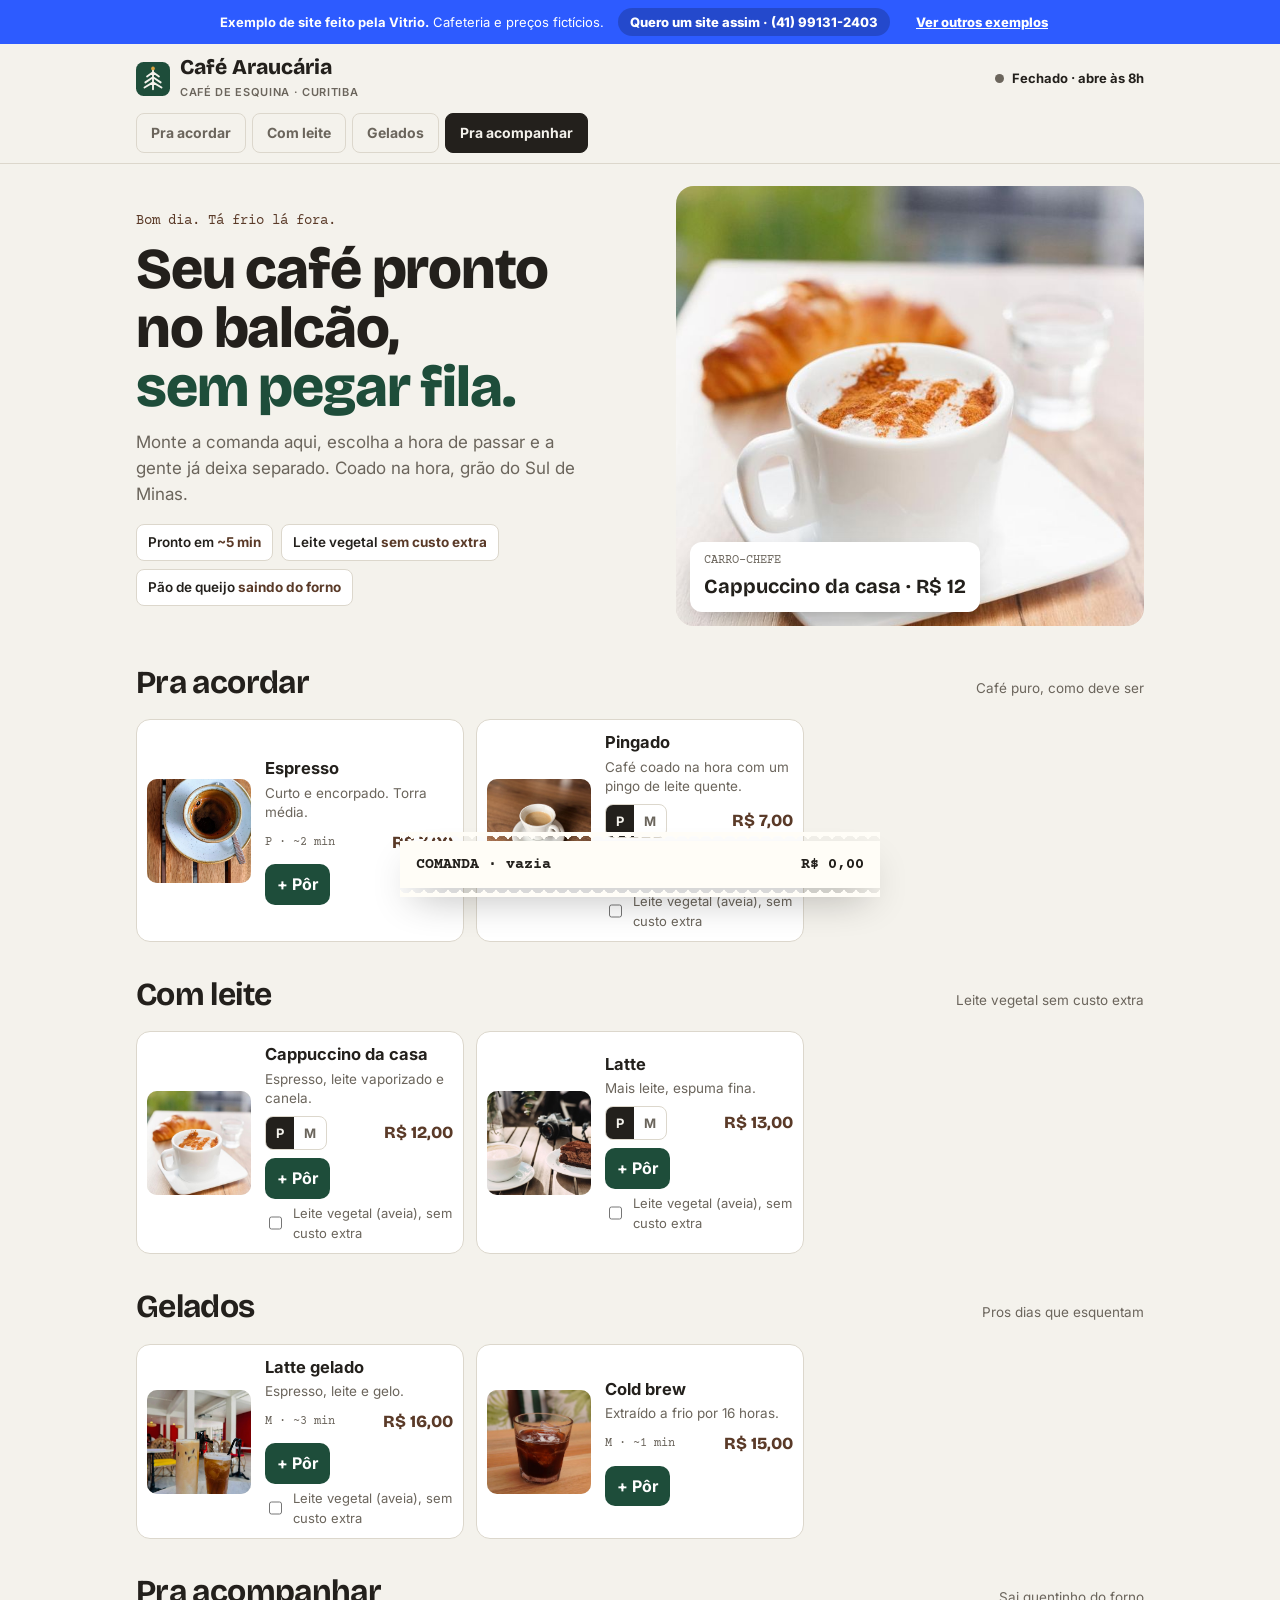
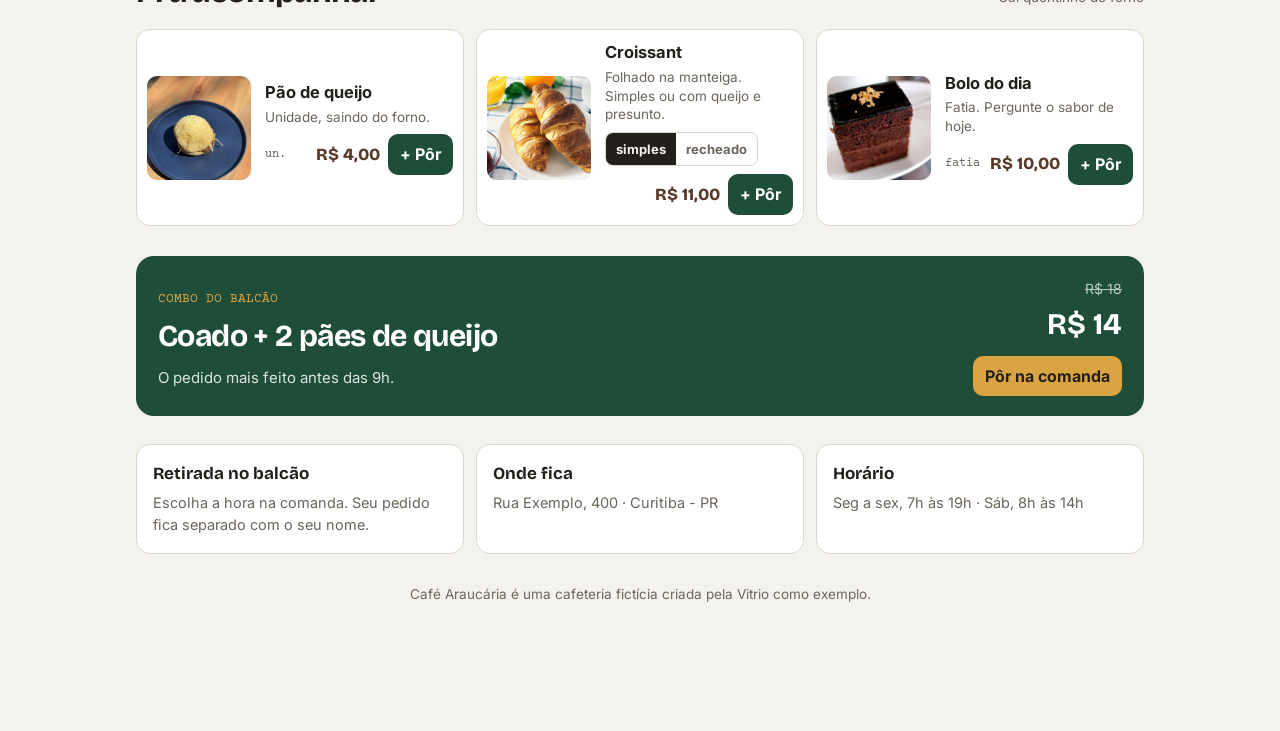
<file: vitrio-site/exemplos/cafe/index.html>
<!doctype html>
<html lang="pt-BR">
<head>
<meta charset="utf-8">
<meta name="viewport" content="width=device-width, initial-scale=1, viewport-fit=cover">
<title>Café Araucária</title>
<meta name="description" content="Cafeteria de esquina em Curitiba. Peça pelo site, escolha a hora e retire no balcão sem fila.">
<meta name="theme-color" content="#1E4D3A">
<link rel="preconnect" href="https://fonts.googleapis.com">
<link rel="preconnect" href="https://fonts.gstatic.com" crossorigin>
<link rel="stylesheet" href="https://fonts.googleapis.com/css2?family=Bricolage+Grotesque:opsz,wght@12..96,600;12..96,800&family=Inter:wght@400;500;600;700&family=Courier+Prime:wght@400;700&display=swap">
<style>
/* Conceito: a comanda de papel do balcão numa manhã fria de Curitiba. Cores do papel, do grafite, da araucária, do pinhão e da torra. */
:root{
  --papel:#F4F2EC; --cartao:#FFFFFF; --poco:#E9E6DD; --grafite:#23201C; --suave:#6B655C; --linha:#DCD7CC;
  --arauc:#1E4D3A; --arauc-2:#2C6A51; --mostarda:#D9A441; --mostarda-suave:#F6EAD0; --torra:#5A3A28; --wa:#1FAF5A;
  --f-tit:"Bricolage Grotesque","Arial Black",system-ui,sans-serif; --f-txt:"Inter",system-ui,-apple-system,"Segoe UI",Arial,sans-serif; --f-com:"Courier Prime","Courier New",ui-monospace,monospace;
  color-scheme:light;
}
@media (prefers-color-scheme:dark){:root:not([data-theme="light"]){--papel:#15140F;--cartao:#1E1C17;--poco:#29261F;--grafite:#F1EDE4;--suave:#AFA796;--linha:#36322A;--arauc:#3E8C6A;--arauc-2:#4FA47E;--mostarda-suave:#3A2F18;--torra:#D5A27E;color-scheme:dark}}
:root[data-theme="dark"]{--papel:#15140F;--cartao:#1E1C17;--poco:#29261F;--grafite:#F1EDE4;--suave:#AFA796;--linha:#36322A;--arauc:#3E8C6A;--arauc-2:#4FA47E;--mostarda-suave:#3A2F18;--torra:#D5A27E;color-scheme:dark}
*{box-sizing:border-box}
[hidden]{display:none!important}
html{scroll-behavior:smooth;scroll-padding-top:120px}
@media (prefers-reduced-motion:reduce){html{scroll-behavior:auto}*{animation:none!important;transition:none!important}}
body{margin:0;background:var(--papel);color:var(--grafite);font-family:var(--f-txt);font-size:16px;line-height:1.55;-webkit-font-smoothing:antialiased;overflow-x:hidden;padding-bottom:calc(96px + env(safe-area-inset-bottom,0px))}
body::before{content:"";position:fixed;inset:0 0 auto;height:env(safe-area-inset-top,0px);z-index:60;background:var(--papel)}
button,input,select{font:inherit;color:inherit}
a{color:inherit}
:focus-visible{outline:3px solid var(--mostarda);outline-offset:2px;border-radius:6px}
.wrap{max-width:1040px;margin:0 auto;padding-left:max(16px,env(safe-area-inset-left,0px));padding-right:max(16px,env(safe-area-inset-right,0px))}
h1,h2,h3{font-family:var(--f-tit);margin:0;letter-spacing:-.02em;text-wrap:balance}

.demo{background:#2D5BFF;color:#fff;font-size:13px}
.demo .wrap{display:flex;flex-wrap:wrap;gap:6px 14px;justify-content:center;align-items:center;padding-block:8px;text-align:center}
.demo a{color:#fff;font-weight:800;background:rgba(0,0,0,.2);padding:4px 12px;border-radius:999px;text-decoration:none}

header{position:sticky;top:env(safe-area-inset-top,0px);z-index:40;background:var(--papel);border-bottom:1px solid var(--linha)}
.bar{display:flex;align-items:center;gap:12px;padding-block:12px}
.marca{display:flex;align-items:center;gap:10px;text-decoration:none}
.marca svg{width:34px;height:34px;flex-shrink:0}
.marca b{font-family:var(--f-tit);font-weight:800;font-size:21px;line-height:1}
.marca small{display:block;font-size:11px;color:var(--suave);font-weight:600;letter-spacing:.06em;margin-top:3px}
.aberto{margin-left:auto;display:flex;align-items:center;gap:8px;font-size:13px;font-weight:700;white-space:nowrap}
.aberto i{width:9px;height:9px;border-radius:50%;background:var(--suave)}
.aberto.on{color:var(--arauc)}.aberto.on i{background:var(--arauc)}
.momentos{display:flex;gap:6px;overflow-x:auto;scrollbar-width:none;padding-bottom:10px}
.momentos::-webkit-scrollbar{display:none}
.momentos a{white-space:nowrap;text-decoration:none;font-weight:700;font-size:14px;padding:8px 14px;border-radius:8px;color:var(--suave);border:1px solid var(--linha)}
.momentos a.on{background:var(--grafite);color:var(--papel);border-color:var(--grafite)}

/* Agora */
.agora{padding-block:22px 10px}
.agora .wrap{display:grid;grid-template-columns:1.05fr .95fr;gap:22px;align-items:center}
.agora .etiqueta{font-family:var(--f-com);font-size:14px;color:var(--torra)}
.agora h1{font-size:clamp(2rem,6.2vw,3.6rem);line-height:1.02;font-weight:800;margin-top:8px}
.agora h1 span{color:var(--arauc)}
.agora p{color:var(--suave);font-size:17px;margin:12px 0 16px;max-width:40ch}
.fatos{display:flex;flex-wrap:wrap;gap:8px}
.fatos span{font-size:13.5px;font-weight:600;background:var(--cartao);border:1px solid var(--linha);border-radius:8px;padding:7px 11px}
.fatos b{color:var(--torra)}
.destaque{position:relative;border-radius:18px;overflow:hidden;aspect-ratio:4/5;max-height:440px;width:100%;justify-self:center;background:var(--poco)}
.destaque .preco{position:absolute;left:14px;bottom:14px;background:var(--cartao);border-radius:12px;padding:10px 14px;box-shadow:0 12px 30px -14px rgba(0,0,0,.5)}
.destaque .preco small{display:block;font-family:var(--f-com);font-size:12px;color:var(--suave)}
.destaque .preco b{font-family:var(--f-tit);font-size:20px}
@media (max-width:720px){.agora .wrap{grid-template-columns:1fr}.destaque{max-height:300px;aspect-ratio:4/3}}

/* Foto ou espaço reservado */
.foto{position:relative;width:100%;height:100%;background:var(--poco);display:grid;place-items:center;overflow:hidden}
.foto img{position:absolute;inset:0;width:100%;height:100%;object-fit:cover}
.foto .falta{font-family:var(--f-com);font-size:12px;color:var(--suave);text-align:center;padding:10px;border:1.5px dashed var(--linha);border-radius:10px;margin:10px;line-height:1.35}

/* Cardápio */
section.mom{padding-block:22px 6px}
.mom-h{display:flex;align-items:baseline;justify-content:space-between;gap:12px;margin-bottom:12px;flex-wrap:wrap}
.mom-h h2{font-size:clamp(1.5rem,4vw,2rem)}
.mom-h span{font-size:13.5px;color:var(--suave)}
.lista{display:grid;grid-template-columns:repeat(auto-fill,minmax(300px,1fr));gap:12px}
.item{display:grid;grid-template-columns:104px 1fr;gap:14px;background:var(--cartao);border:1px solid var(--linha);border-radius:14px;padding:10px;align-items:center}
.item .foto{width:104px;height:104px;border-radius:10px}
.item .foto .falta{font-size:10px;margin:4px;padding:4px}
.item h3{font-family:var(--f-txt);font-weight:700;font-size:16.5px;letter-spacing:0}
.item p{margin:2px 0 8px;color:var(--suave);font-size:13.5px;line-height:1.4}
.item .linha{display:flex;align-items:center;gap:8px;flex-wrap:wrap}
.item .linha small{font-family:var(--f-com);font-size:12px;color:var(--suave)}
.tam{display:inline-flex;border:1px solid var(--linha);border-radius:8px;overflow:hidden}
.tam button{border:0;background:none;padding:6px 10px;font-weight:700;font-size:13px;cursor:pointer;color:var(--suave)}
.tam button[aria-pressed="true"]{background:var(--grafite);color:var(--papel)}
.preco-it{font-family:var(--f-tit);font-weight:800;font-size:17px;color:var(--torra);margin-left:auto}
.add{border:0;border-radius:10px;background:var(--arauc);color:#fff;font-weight:700;padding:8px 12px;cursor:pointer;min-height:40px}
.add:active{transform:scale(.97)}
.leite{display:flex;gap:8px;align-items:center;font-size:13px;color:var(--suave);margin-top:4px;cursor:pointer}
.leite input{accent-color:var(--arauc);width:16px;height:16px}

.combo{margin-top:24px;background:var(--arauc);color:#fff;border-radius:18px;display:grid;grid-template-columns:1fr auto;gap:16px;align-items:center;padding:20px 22px;overflow:hidden;position:relative}
.combo .etq{font-family:var(--f-com);font-size:13px;color:var(--mostarda)}
.combo h2{font-size:clamp(1.4rem,4vw,1.9rem);margin-top:4px}
.combo p{margin:6px 0 0;opacity:.85;font-size:15px}
.combo .val{text-align:right}
.combo .val s{opacity:.7;font-size:14px}
.combo .val b{display:block;font-family:var(--f-tit);font-size:30px}
.combo .add{background:var(--mostarda);color:#23201C;margin-top:8px}
@media (max-width:560px){.combo{grid-template-columns:1fr}.combo .val{text-align:left}}

.info{margin-top:28px;display:grid;grid-template-columns:repeat(auto-fit,minmax(240px,1fr));gap:12px}
.info div{background:var(--cartao);border:1px solid var(--linha);border-radius:14px;padding:16px;font-size:14.5px}
.info b{display:block;font-family:var(--f-tit);font-size:17px;margin-bottom:4px}
.info p{margin:0;color:var(--suave)}
footer{padding-block:30px;color:var(--suave);font-size:13.5px;text-align:center}

/* A comanda */
.comanda{position:fixed;left:50%;bottom:calc(12px + env(safe-area-inset-bottom,0px));transform:translateX(-50%);width:min(480px,calc(100% - 24px));z-index:50;background:#FFFDF7;color:#23201C;font-family:var(--f-com);box-shadow:0 18px 40px -14px rgba(0,0,0,.45);transition:transform .3s cubic-bezier(.2,.8,.2,1)}
.comanda::before,.comanda::after{content:"";position:absolute;left:0;right:0;height:10px;background:radial-gradient(circle at 6px 0,transparent 6px,#FFFDF7 6.5px) repeat-x;background-size:12px 10px}
.comanda::before{top:-9px;transform:rotate(180deg)}
.comanda::after{bottom:-9px}
.com-h{display:flex;justify-content:space-between;align-items:center;gap:10px;padding:12px 16px;cursor:pointer;border:0;background:none;width:100%;color:inherit;font:inherit;text-align:left}
.com-h b{font-size:15px}
.com-h span{font-size:15px;font-weight:700}
.com-b{border-top:1px dashed #BDB6A6;padding:10px 16px 14px;max-height:min(62vh,520px);overflow:auto;display:grid;gap:8px}
.com-l{display:grid;grid-template-columns:auto 1fr auto auto;gap:8px;align-items:baseline;font-size:14px}
.com-l small{display:block;color:#7A7368;font-size:12px}
.com-l button{border:0;background:none;color:#9A3A2A;cursor:pointer;font:inherit;font-size:12px;text-decoration:underline;padding:0}
.com-t{border-top:1px dashed #BDB6A6;padding-top:8px;display:flex;justify-content:space-between;font-weight:700;font-size:16px}
.com-b label{font-size:12.5px;color:#5E574C}
.com-b select,.com-b input{width:100%;border:1px solid #CFC8B8;border-radius:6px;padding:9px 10px;background:#fff;font-family:var(--f-txt);font-size:15px;color:#23201C}
.com-b .duo{display:grid;grid-template-columns:1fr 1fr;gap:8px}
.enviar{display:block;text-align:center;text-decoration:none;background:var(--wa);color:#fff;font-family:var(--f-txt);font-weight:800;border-radius:10px;padding:13px;margin-top:4px}
.vazia{font-size:13px;color:#7A7368}
.comanda.pulo{animation:pulo .35s}
@keyframes pulo{40%{transform:translateX(-50%) translateY(-6px)}}
.nota{font-family:var(--f-txt);font-size:12px;color:#7A7368;margin:0}
</style>
</head>
<body>
<div class="demo" role="note"><div class="wrap"><span><b>Exemplo de site feito pela Vitrio.</b> Cafeteria e preços fictícios.</span><a href="https://wa.me/5541991312403?text=Ol%C3%A1!%20Vi%20o%20exemplo%20de%20cafeteria%20da%20Vitrio%20e%20quero%20um%20site%20assim." target="_blank" rel="noopener">Quero um site assim · (41) 99131-2403</a><a href="../../#exemplos" style="background:transparent;text-decoration:underline">Ver outros exemplos</a></div></div>

<header><div class="wrap">
  <div class="bar">
    <a class="marca" href="#agora"><svg viewBox="0 0 40 40" aria-hidden="true"><rect width="40" height="40" rx="9" fill="#1E4D3A"/><path d="M20 8v24M20 12l-7 5M20 12l7 5M20 18l-9 6M20 18l9 6M20 24l-10 6M20 24l10 6" stroke="#F4F2EC" stroke-width="2.2" stroke-linecap="round"/><circle cx="20" cy="7.5" r="2.2" fill="#D9A441"/></svg><span><b>Café Araucária</b><small>CAFÉ DE ESQUINA · CURITIBA</small></span></a>
    <span class="aberto" id="aberto"><i></i><span>…</span></span>
  </div>
  <nav class="momentos" id="momentos" aria-label="Cardápio"></nav>
</div></header>

<main>
  <section class="agora" id="agora"><div class="wrap">
    <div>
      <span class="etiqueta" id="saudacao">Bom dia. Tá frio lá fora.</span>
      <h1>Seu café pronto no balcão, <span>sem pegar fila.</span></h1>
      <p>Monte a comanda aqui, escolha a hora de passar e a gente já deixa separado. Coado na hora, grão do Sul de Minas.</p>
      <div class="fatos"><span>Pronto em <b>~5 min</b></span><span>Leite vegetal <b>sem custo extra</b></span><span>Pão de queijo <b>saindo do forno</b></span></div>
    </div>
    <div class="destaque">
      <div class="foto" data-foto="cappuccino.jpg" data-falta="FOTO: cappuccino na xícara branca, sobre o balcão de madeira"></div>
      <div class="preco"><small>CARRO-CHEFE</small><b>Cappuccino da casa · R$ 12</b></div>
    </div>
  </div></section>

  <div class="wrap" id="cardapio"></div>

  <div class="wrap">
    <div class="combo">
      <div><span class="etq">COMBO DO BALCÃO</span><h2>Coado + 2 pães de queijo</h2><p>O pedido mais feito antes das 9h.</p></div>
      <div class="val"><s>R$ 18</s><b>R$ 14</b><button class="add" type="button" data-combo>Pôr na comanda</button></div>
    </div>
    <div class="info">
      <div><b>Retirada no balcão</b><p>Escolha a hora na comanda. Seu pedido fica separado com o seu nome.</p></div>
      <div><b>Onde fica</b><p>Rua Exemplo, 400 · Curitiba - PR</p></div>
      <div><b>Horário</b><p>Seg a sex, 7h às 19h · Sáb, 8h às 14h</p></div>
    </div>
  </div>
</main>
<footer>Café Araucária é uma cafeteria fictícia criada pela Vitrio como exemplo.</footer>

<aside class="comanda" id="comanda" aria-label="Sua comanda">
  <button class="com-h" type="button" id="comH" aria-expanded="false"><b>COMANDA · <span id="nItens">vazia</span></b><span id="tot">R$ 0,00</span></button>
  <div class="com-b" id="comB" hidden></div>
</aside>

<script>
const ITENS=[
 {id:"esp",mom:"acordar",nome:"Espresso",desc:"Curto e encorpado. Torra média.",foto:"espresso.jpg",falta:"FOTO: espresso em xícara pequena",tam:[["P",7]],min:2},
 {id:"pingado",mom:"acordar",nome:"Pingado",desc:"Café coado na hora com um pingo de leite quente.",foto:"pingado.jpg",falta:"FOTO: café com um pouco de leite em copo americano",tam:[["P",7],["M",9]],min:3,leite:true},
 {id:"capu",mom:"leite",nome:"Cappuccino da casa",desc:"Espresso, leite vaporizado e canela.",foto:"cappuccino.jpg",falta:"FOTO: cappuccino na xícara branca",tam:[["P",12],["M",15]],min:4,leite:true},
 {id:"latte",mom:"leite",nome:"Latte",desc:"Mais leite, espuma fina.",foto:"latte.jpg",falta:"FOTO: latte em copo de vidro",tam:[["P",13],["M",16]],min:4,leite:true},
 {id:"gelado",mom:"gelados",nome:"Latte gelado",desc:"Espresso, leite e gelo.",foto:"latte-gelado.jpg",falta:"FOTO: latte gelado em copo alto",tam:[["M",16]],min:3,leite:true},
 {id:"cold",mom:"gelados",nome:"Cold brew",desc:"Extraído a frio por 16 horas.",foto:"cold-brew.jpg",falta:"FOTO: cold brew com gelo",tam:[["M",15]],min:1},
 {id:"pq",mom:"comer",nome:"Pão de queijo",desc:"Unidade, saindo do forno.",foto:"pao-de-queijo.jpg",falta:"FOTO: pães de queijo na cestinha",tam:[["un.",4]],min:0},
 {id:"crois",mom:"comer",nome:"Croissant",desc:"Folhado na manteiga. Simples ou com queijo e presunto.",foto:"croissant.jpg",falta:"FOTO: croissant no pratinho",tam:[["simples",11],["recheado",16]],min:3},
 {id:"bolo",mom:"comer",nome:"Bolo do dia",desc:"Fatia. Pergunte o sabor de hoje.",foto:"bolo.jpg",falta:"FOTO: fatia de bolo caseiro",tam:[["fatia",10]],min:0}
];
const MOM=[["acordar","Pra acordar","Café puro, como deve ser"],["leite","Com leite","Leite vegetal sem custo extra"],["gelados","Gelados","Pros dias que esquentam"],["comer","Pra acompanhar","Sai quentinho do forno"]];
const $=s=>document.querySelector(s);
const brl=v=>v.toLocaleString("pt-BR",{style:"currency",currency:"BRL"});
const esc=t=>String(t).replace(/[&<>"]/g,c=>({"&":"&amp;","<":"&lt;",">":"&gt;",'"':"&quot;"}[c]));
const sel={};ITENS.forEach(i=>sel[i.id]={t:0,veg:false});

/* Fotos: usa img/<arquivo> quando existe; senão mostra o espaço reservado */
function foto(el,arq,falta){el.innerHTML=`<span class="falta">${esc(falta)}</span>`;const im=new Image();im.alt="";im.onload=()=>{el.innerHTML="";im.alt=falta.replace(/^FOTO: /,"");el.appendChild(im)};im.src="img/"+arq}
document.querySelectorAll("[data-foto]").forEach(el=>foto(el,el.dataset.foto,el.dataset.falta));

/* Aberto agora e saudação */
(function(){const d=new Date(),h=d.getHours()+d.getMinutes()/60,w=d.getDay();const ab=w>=1&&w<=5?h>=7&&h<19:w===6?h>=8&&h<14:false;
 const el=$("#aberto");el.classList.toggle("on",ab);el.querySelector("span").textContent=ab?"Aberto agora":w===0?"Fechado hoje":"Fechado · abre às "+(w===6?"8h":"7h");
 $("#saudacao").textContent=h<12?"Bom dia. Tá frio lá fora.":h<18?"Boa tarde. Hora do café.":"Boa noite. Ainda dá tempo.";})();

/* Cardápio */
$("#momentos").innerHTML=MOM.map(([k,n],i)=>`<a href="#m-${k}" class="${i?"":"on"}">${n}</a>`).join("");
function linha(i){const s=sel[i.id],[t,v]=i.tam[s.t];return `<div class="item" id="it-${i.id}"><div class="foto" data-f="${i.id}"></div><div><h3>${esc(i.nome)}</h3><p>${esc(i.desc)}</p>
 <div class="linha">${i.tam.length>1?`<span class="tam" role="group" aria-label="Tamanho">${i.tam.map(([n],k)=>`<button type="button" data-tam="${i.id}:${k}" aria-pressed="${k===s.t}">${n}</button>`).join("")}</span>`:`<small>${esc(t)}${i.min?" · ~"+i.min+" min":""}</small>`}<span class="preco-it">${brl(v)}</span><button class="add" type="button" data-add="${i.id}">+ Pôr</button></div>
 ${i.leite?`<label class="leite"><input type="checkbox" data-veg="${i.id}" ${s.veg?"checked":""}> Leite vegetal (aveia), sem custo extra</label>`:""}</div></div>`}
$("#cardapio").innerHTML=MOM.map(([k,n,sub])=>`<section class="mom" id="m-${k}"><div class="mom-h"><h2>${n}</h2><span>${sub}</span></div><div class="lista">${ITENS.filter(i=>i.mom===k).map(linha).join("")}</div></section>`).join("");
ITENS.forEach(i=>{const el=document.querySelector(`[data-f="${i.id}"]`);if(el)foto(el,i.foto,i.falta)});
const io=new IntersectionObserver(es=>es.forEach(e=>{if(e.isIntersecting)document.querySelectorAll("#momentos a").forEach(a=>a.classList.toggle("on",a.getAttribute("href")==="#"+e.target.id))}),{rootMargin:"-40% 0px -55% 0px"});
document.querySelectorAll("section.mom").forEach(s=>io.observe(s));

/* Comanda */
let com=[];try{com=JSON.parse(localStorage.getItem("cafe-comanda")||"[]")}catch(e){}
const salva=()=>{try{localStorage.setItem("cafe-comanda",JSON.stringify(com))}catch(e){}};
let aberta=false;
function horas(){const out=["Assim que ficar pronto"],d=new Date();let m=Math.ceil((d.getHours()*60+d.getMinutes()+10)/15)*15;for(let k=0;k<8;k++,m+=15){const hh=Math.floor(m/60)%24,mm=m%60;out.push(`${String(hh).padStart(2,"0")}:${String(mm).padStart(2,"0")}`)}return out}
function desenha(){
  const n=com.reduce((t,c)=>t+c.q,0),tot=com.reduce((t,c)=>t+c.v*c.q,0);
  $("#nItens").textContent=n?`${n} ${n>1?"itens":"item"}`:"vazia";$("#tot").textContent=brl(tot);
  $("#comH").setAttribute("aria-expanded",aberta);$("#comB").hidden=!aberta;
  if(!aberta)return;
  if(!n){$("#comB").innerHTML=`<p class="vazia">Toque em “+ Pôr” para começar sua comanda.</p>`;return}
  const nome=$("#cNome")?.value||"",hr=$("#cHora")?.value||"";
  $("#comB").innerHTML=com.map((c,k)=>`<div class="com-l"><span>${c.q}x</span><span>${esc(c.nome)}<small>${esc(c.det)}</small></span><span>${brl(c.v*c.q)}</span><button type="button" data-tira="${k}">tirar</button></div>`).join("")+
  `<div class="com-t"><span>TOTAL</span><span>${brl(tot)}</span></div>
  <div class="duo"><div><label for="cNome">Nome no copo</label><input id="cNome" placeholder="Ex.: Ana" autocomplete="given-name"></div><div><label for="cHora">Passo no balcão</label><select id="cHora">${horas().map(h=>`<option>${h}</option>`).join("")}</select></div></div>
  <a class="enviar" id="enviar" href="#" target="_blank" rel="noopener">Enviar comanda no WhatsApp</a>
  <p class="nota">Neste exemplo, o WhatsApp abre para você escolher o contato. No site da sua cafeteria, a comanda vai direto para o número da loja.</p>`;
  if(nome)$("#cNome").value=nome;if(hr)$("#cHora").value=hr;link();
}
function link(){const a=$("#enviar");if(!a)return;const tot=com.reduce((t,c)=>t+c.v*c.q,0);
  let m=`Olá, Café Araucária! Minha comanda:\n\n${com.map(c=>`• ${c.q}x ${c.nome}${c.det?" ("+c.det+")":""} — ${brl(c.v*c.q)}`).join("\n")}\n\nTotal: ${brl(tot)}\nRetirada: ${$("#cHora").value}`;
  const n=$("#cNome").value.trim();if(n)m+=`\nNome no copo: ${n}`;a.href="https://wa.me/?text="+encodeURIComponent(m)}
function poe(nome,det,v){const c=com.find(x=>x.nome===nome&&x.det===det);c?c.q++:com.push({nome,det,v,q:1});salva();desenha();const el=$("#comanda");el.classList.remove("pulo");void el.offsetWidth;el.classList.add("pulo")}
document.addEventListener("click",e=>{
  const t=e.target.closest("[data-tam]");if(t){const [id,k]=t.dataset.tam.split(":");sel[id].t=+k;const i=ITENS.find(x=>x.id===id);document.getElementById("it-"+id).outerHTML=linha(i);foto(document.querySelector(`[data-f="${id}"]`),i.foto,i.falta);return}
  const a=e.target.closest("[data-add]");if(a){const i=ITENS.find(x=>x.id===a.dataset.add),s=sel[i.id],[tn,v]=i.tam[s.t];poe(i.nome,[i.tam.length>1||!/un|fatia/.test(tn)?tn:"",s.veg?"leite vegetal":""].filter(Boolean).join(" · "),v);return}
  if(e.target.closest("[data-combo]")){poe("Combo do balcão","coado P + 2 pães de queijo",14);return}
  const r=e.target.closest("[data-tira]");if(r){const c=com[+r.dataset.tira];c.q>1?c.q--:com.splice(+r.dataset.tira,1);salva();desenha();return}
  if(e.target.closest("#comH")){aberta=!aberta;desenha()}
});
document.addEventListener("change",e=>{const v=e.target.closest("[data-veg]");if(v)sel[v.dataset.veg].veg=v.checked;if(e.target.id==="cHora")link()});
document.addEventListener("input",e=>{if(e.target.id==="cNome")link()});
desenha();
</script>
</body>
</html>
</file>
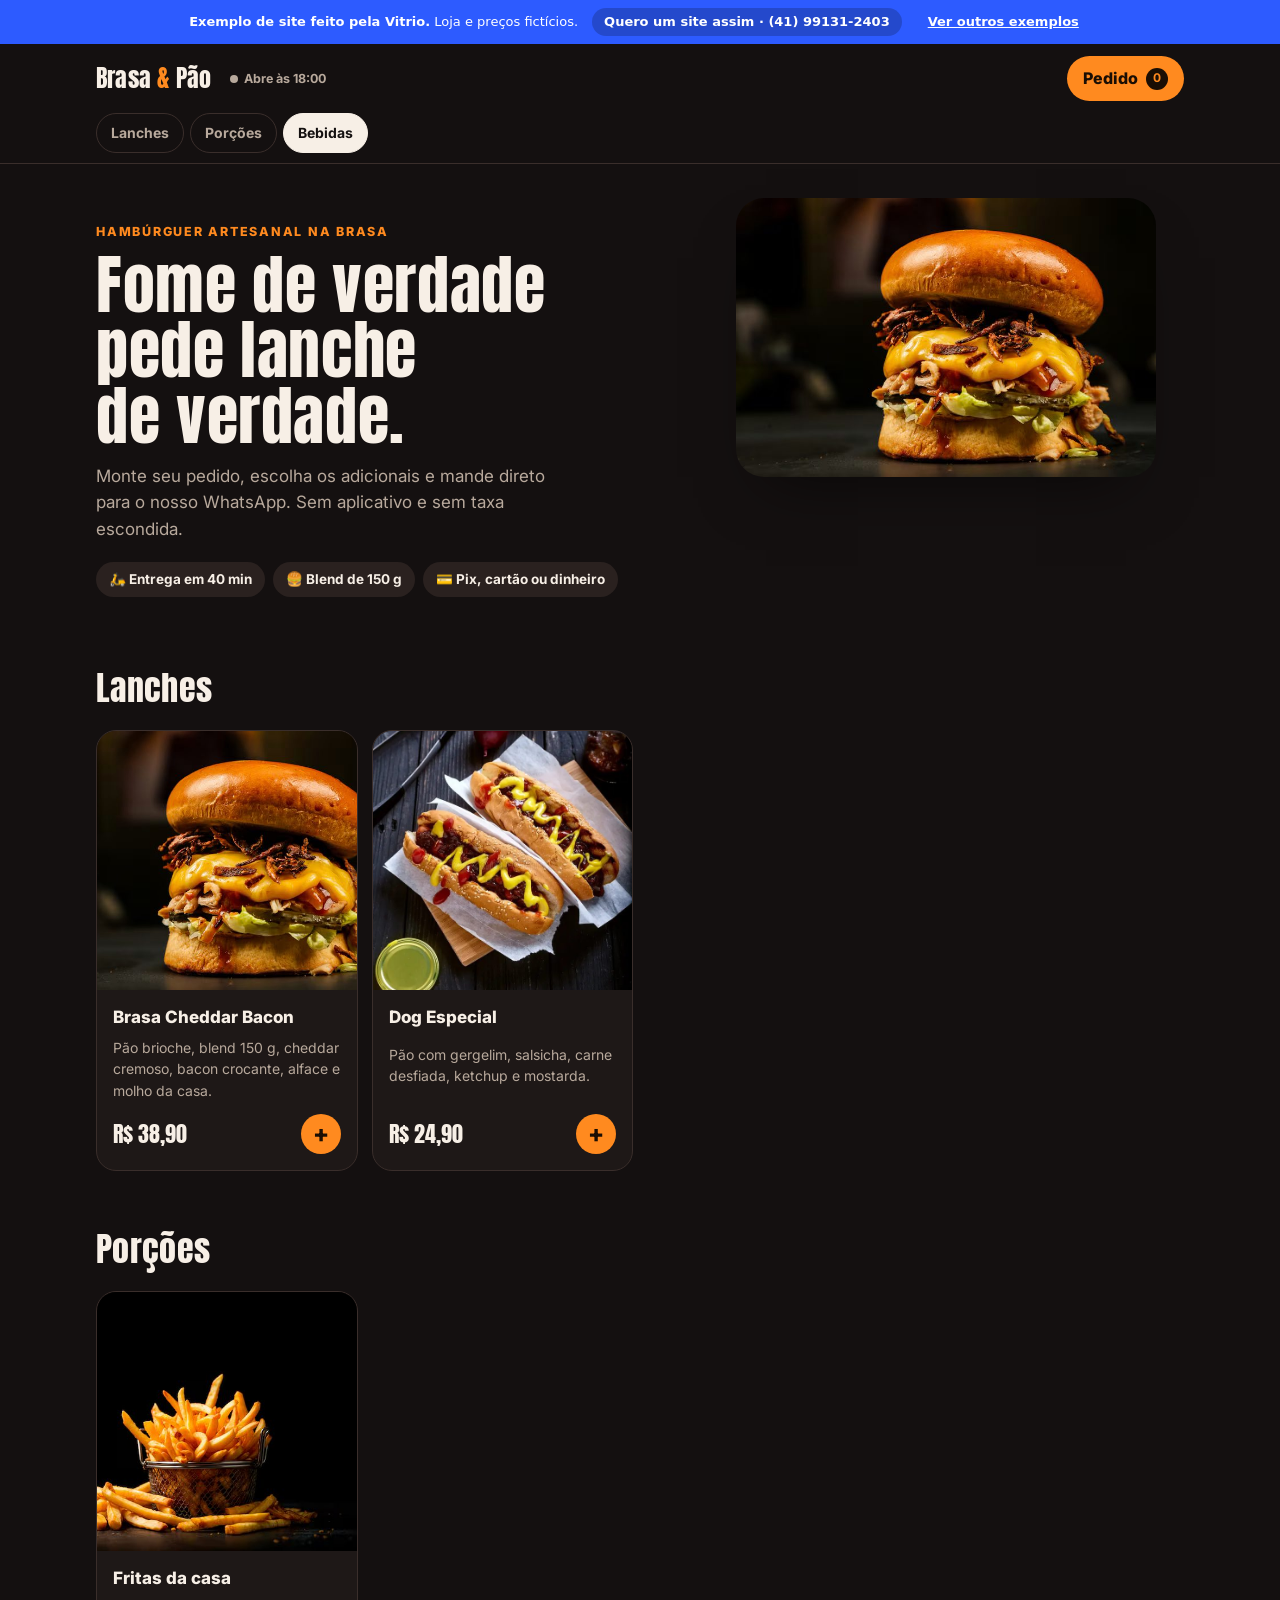
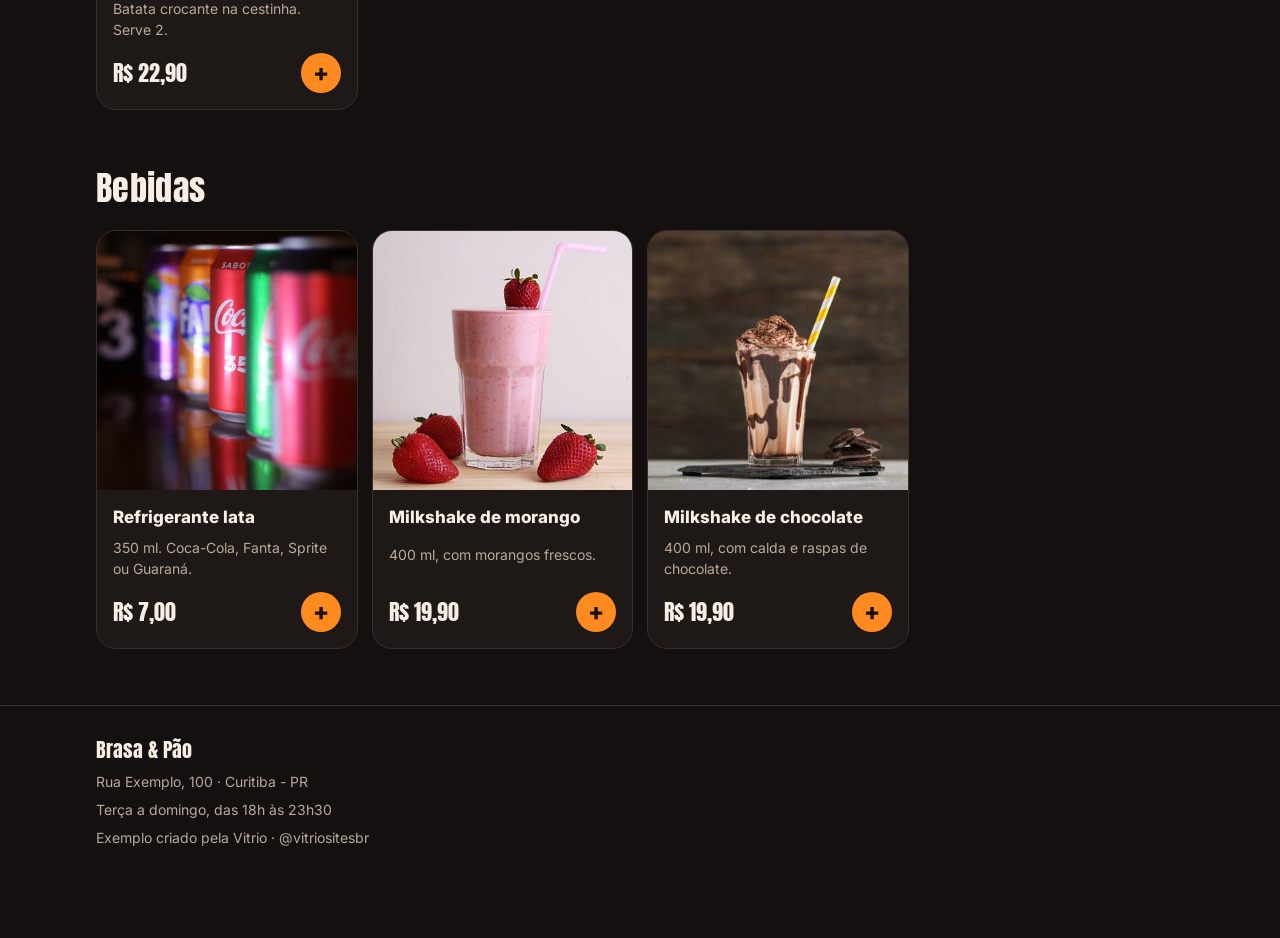
<file: vitrio-site/exemplos/hamburgueria/index.html>
<!doctype html>
<html lang="pt-BR">
<head>
<meta charset="utf-8">
<meta name="viewport" content="width=device-width, initial-scale=1, viewport-fit=cover">
<title>Brasa & Pão</title>
<meta name="description" content="Hamburgueria artesanal. Peça pelo site e receba o pedido pronto no WhatsApp.">
<meta name="theme-color" content="#141010">
<link rel="preconnect" href="https://fonts.googleapis.com">
<link rel="preconnect" href="https://fonts.gstatic.com" crossorigin>
<link rel="stylesheet" href="https://fonts.googleapis.com/css2?family=Anton&family=Inter:wght@400;600;700;800&display=swap">
<style>
/* Modelo de loja por nicho da Vitrio. Cores e fontes vêm da configuração de cada exemplo. */
:root{
  --bg:#141010; --surface:#1E1817; --well:#2A211F; --ink:#F7EFE6; --mute:#B8A99C; --line:#3A2E2B;
  --accent:#FF8A1F; --accent-ink:#1A0E04; --accent-soft:#3C2414; --ok:#2BA864; --wa:#1FAF5A;
  --f-display:"Anton","Impact",sans-serif; --f-body:"Inter",system-ui,sans-serif;
  color-scheme:dark;
}
*{box-sizing:border-box}
[hidden]{display:none!important}
html{scroll-behavior:smooth;scroll-padding-top:calc(env(safe-area-inset-top,0px) + 130px)}
@media (prefers-reduced-motion:reduce){html{scroll-behavior:auto}*{animation:none!important;transition:none!important}}
body{margin:0;background:var(--bg);color:var(--ink);font-family:var(--f-body);font-size:16px;line-height:1.55;-webkit-font-smoothing:antialiased;overflow-x:hidden}
body::before{content:"";position:fixed;inset:0 0 auto;height:env(safe-area-inset-top,0px);z-index:60;background:var(--bg)}
button{font:inherit;color:inherit}
a{color:inherit}
:focus-visible{outline:3px solid var(--accent);outline-offset:2px;border-radius:8px}
.wrap{max-width:1120px;margin:0 auto;padding-left:max(16px,env(safe-area-inset-left,0px));padding-right:max(16px,env(safe-area-inset-right,0px))}
h1,h2,h3{font-family:var(--f-display);margin:0;text-wrap:balance;letter-spacing:.01em;font-weight:400}

.demo{background:#2D5BFF;color:#fff;font-size:13px;font-family:system-ui,-apple-system,"Segoe UI",Arial,sans-serif}
.demo .wrap{display:flex;flex-wrap:wrap;gap:6px 14px;justify-content:center;align-items:center;padding-block:8px;text-align:center}
.demo a{color:#fff;font-weight:800;background:rgba(0,0,0,.2);padding:4px 12px;border-radius:999px;text-decoration:none}

header.top{position:sticky;top:env(safe-area-inset-top,0px);z-index:40;background:var(--bg);border-bottom:1px solid var(--line)}
.top-row{display:flex;align-items:center;gap:14px;padding-block:12px}
.brand{font-family:var(--f-display);font-size:24px;text-decoration:none;font-weight:400;letter-spacing:.01em;white-space:nowrap}
.brand span{color:var(--accent)}
.status{display:inline-flex;align-items:center;gap:6px;font-size:12.5px;font-weight:700;color:var(--mute);margin-left:4px}
.status i{width:8px;height:8px;border-radius:50%;background:var(--mute)}
.status.on{color:var(--ok)}.status.on i{background:var(--ok);box-shadow:0 0 0 4px color-mix(in srgb,var(--ok) 25%,transparent);animation:pisca 2s infinite}
@keyframes pisca{50%{box-shadow:0 0 0 7px transparent}}
.cart-btn{margin-left:auto;display:flex;align-items:center;gap:8px;border:0;background:var(--accent);color:var(--accent-ink);padding:10px 16px;border-radius:999px;font-weight:800;cursor:pointer;flex-shrink:0}
.cart-btn b{background:var(--accent-ink);color:var(--accent);min-width:22px;height:22px;border-radius:999px;display:grid;place-items:center;font-size:12px;padding:0 6px}
.cart-btn.bump{animation:bump .4s}
@keyframes bump{40%{transform:scale(1.15)}}
.cats{display:flex;gap:6px;overflow-x:auto;scrollbar-width:none;padding-bottom:10px}
.cats::-webkit-scrollbar{display:none}
.cats a{white-space:nowrap;text-decoration:none;font-weight:700;font-size:14px;padding:8px 14px;border-radius:999px;border:1px solid var(--line);color:var(--mute)}
.cats a.on{background:var(--ink);color:var(--bg);border-color:var(--ink)}

.hero{padding-block:34px 18px}
.hero .wrap{display:grid;grid-template-columns:1.1fr .9fr;gap:28px;align-items:center}
.eyebrow{font-size:12.5px;font-weight:800;letter-spacing:.14em;text-transform:uppercase;color:var(--accent)}
.hero h1{font-size:clamp(2.2rem,6vw,4rem);line-height:1.02;margin-top:10px}
.hero p{color:var(--mute);font-size:17px;margin:14px 0 20px;max-width:44ch}
.chips{display:flex;flex-wrap:wrap;gap:8px}
.chips span{font-size:13.5px;font-weight:700;background:var(--well);border-radius:999px;padding:7px 13px}
.hero-art{position:relative;aspect-ratio:1;max-width:420px;width:100%;justify-self:center}
.hero-art .disc{position:absolute;inset:6%;border-radius:50%;background:radial-gradient(circle,var(--accent-soft),transparent 70%)}
.hero-art svg{position:relative;width:100%;height:100%;animation:flutua 6s ease-in-out infinite}
@keyframes flutua{50%{transform:translateY(-10px) rotate(-1.5deg)}}
@media (max-width:760px){.hero .wrap{grid-template-columns:1fr}.hero-art{max-width:200px}}

section.cat{padding-block:26px}
section.cat h2{font-size:clamp(1.5rem,3.6vw,2.1rem);margin-bottom:16px}
.grid{display:grid;grid-template-columns:repeat(auto-fill,minmax(230px,1fr));gap:14px}
.card{background:var(--surface);border:1px solid var(--line);border-radius:20px;overflow:hidden;display:flex;flex-direction:column;cursor:pointer;transition:transform .2s,box-shadow .2s;animation:sobe .5s both}
.card:hover{transform:translateY(-3px);box-shadow:0 18px 40px -20px rgba(0,0,0,.45)}
@keyframes sobe{from{opacity:0;transform:translateY(14px)}to{opacity:1;transform:none}}
.card .pic{background:var(--well);aspect-ratio:1/1;display:grid;place-items:center;position:relative}
.card .pic svg{width:72%;height:72%;transition:transform .3s}
.card:hover .pic svg{transform:scale(1.06) rotate(-2deg)}
.tag{position:absolute;top:10px;left:10px;font-size:11px;font-weight:800;letter-spacing:.08em;text-transform:uppercase;background:var(--accent);color:var(--accent-ink);padding:4px 9px;border-radius:999px}
.card .body{padding:14px 16px 16px;display:grid;gap:6px;flex:1}
.card h3{font-family:var(--f-body);font-weight:800;font-size:17px;letter-spacing:0}
.card p{margin:0;color:var(--mute);font-size:14px}
.card .row{display:flex;align-items:center;justify-content:space-between;margin-top:auto;padding-top:6px}
.price{font-family:var(--f-display);font-size:22px;font-weight:400}
.price small{font-family:var(--f-body);font-size:12px;color:var(--mute);font-weight:600;display:block;letter-spacing:0}
.plus{width:40px;height:40px;border-radius:50%;border:0;background:var(--accent);color:var(--accent-ink);font-size:24px;font-weight:800;cursor:pointer;line-height:1}
.dots{display:flex;gap:6px;margin-top:2px}
.dots i{width:14px;height:14px;border-radius:50%;box-shadow:inset 0 0 0 1px rgba(0,0,0,.2)}

.sheet-bg{position:fixed;inset:0;background:rgba(0,0,0,.55);z-index:80;opacity:0;pointer-events:none;transition:opacity .2s}
.sheet-bg.on{opacity:1;pointer-events:auto}
.sheet{position:fixed;left:0;right:0;bottom:0;max-height:92vh;overflow:auto;background:var(--surface);z-index:90;border-radius:24px 24px 0 0;transform:translateY(105%);transition:transform .3s cubic-bezier(.2,.8,.2,1);padding-bottom:env(safe-area-inset-bottom,0px)}
.sheet.on{transform:none}
@media (min-width:760px){.sheet{left:50%;right:auto;width:560px;bottom:auto;top:50%;border-radius:24px;transform:translate(-50%,-40%);opacity:0;pointer-events:none;transition:all .25s}.sheet.on{transform:translate(-50%,-50%);opacity:1;pointer-events:auto}}
.sheet-pic{background:var(--well);aspect-ratio:16/10;display:grid;place-items:center;position:relative}
.sheet-pic svg{width:60%;height:80%}
.x{position:absolute;top:12px;right:12px;width:40px;height:40px;border-radius:50%;border:0;background:var(--surface);cursor:pointer;font-size:20px;color:var(--ink)}
.sheet-body{padding:18px 20px 20px;display:grid;gap:14px}
.sheet-body h2{font-size:26px}
.sheet-body > p{margin:0;color:var(--mute)}
.grp b{display:block;font-size:14px;margin-bottom:8px}
.grp small{color:var(--mute);font-weight:600}
.opts{display:flex;flex-wrap:wrap;gap:8px}
.opt{border:1px solid var(--line);background:var(--bg);border-radius:12px;padding:9px 14px;font-weight:700;cursor:pointer;color:var(--ink)}
.opt[aria-pressed="true"]{border-color:var(--accent);box-shadow:inset 0 0 0 1px var(--accent);background:var(--accent-soft)}
.opt.cor{width:38px;height:38px;border-radius:50%;padding:0}
.opt.cor[aria-pressed="true"]{outline:2px solid var(--accent);outline-offset:2px}
.add{display:flex;justify-content:space-between;align-items:center;border:1px solid var(--line);border-radius:12px;padding:11px 14px;cursor:pointer;margin-bottom:6px;background:var(--bg)}
.add input{width:20px;height:20px;accent-color:var(--accent);margin:0 10px 0 0}
.add:has(input:checked){border-color:var(--accent);background:var(--accent-soft)}
.add span{flex:1;font-weight:600}
textarea,input[type=text],input[type=tel],select{font:inherit;font-size:15px;padding:12px 14px;border-radius:12px;border:1px solid var(--line);background:var(--bg);color:var(--ink);width:100%}
.buy{display:flex;gap:10px;position:sticky;bottom:0;background:var(--surface);padding:14px 20px calc(14px + env(safe-area-inset-bottom,0px));border-top:1px solid var(--line)}
.qty{display:flex;align-items:center;border:1px solid var(--line);border-radius:12px}
.qty button{width:44px;height:48px;border:0;background:none;font-size:22px;font-weight:800;color:var(--accent);cursor:pointer}
.qty span{min-width:22px;text-align:center;font-weight:800}
.btn{flex:1;display:flex;justify-content:space-between;align-items:center;gap:10px;border:0;border-radius:12px;padding:14px 18px;background:var(--accent);color:var(--accent-ink);font-weight:800;font-size:16px;cursor:pointer;text-decoration:none}
.btn.wa{background:var(--wa);color:#fff;justify-content:center}

.drawer{position:fixed;top:0;right:0;bottom:0;width:min(440px,100%);background:var(--surface);z-index:95;transform:translateX(105%);transition:transform .3s cubic-bezier(.2,.8,.2,1);display:flex;flex-direction:column}
.drawer.on{transform:none}
.dr-head{display:flex;justify-content:space-between;align-items:center;padding:calc(18px + env(safe-area-inset-top,0px)) 20px 12px;border-bottom:1px solid var(--line)}
.dr-head h2{font-size:22px}
.dr-head .x{position:static}
.dr-body{flex:1;overflow:auto;padding:16px 20px;display:grid;gap:14px;align-content:start}
.item{display:grid;grid-template-columns:56px 1fr auto;gap:12px;align-items:center}
.item .mini{width:56px;height:56px;border-radius:12px;background:var(--well);display:grid;place-items:center}
.item .mini svg{width:80%;height:80%}
.item b{display:block;font-size:14.5px}
.item small{color:var(--mute);font-size:12.5px;display:block}
.item .rm{border:0;background:none;color:var(--mute);text-decoration:underline;cursor:pointer;font-size:12.5px;padding:0}
.tot{border-top:1px solid var(--line);padding-top:12px;display:grid;gap:6px;font-size:14.5px}
.tot div{display:flex;justify-content:space-between}
.tot .g{font-size:18px;font-weight:800}
.field{display:grid;gap:6px}
.field label{font-size:13px;font-weight:700}
.radios{display:flex;flex-wrap:wrap;gap:8px}
.empty{text-align:center;color:var(--mute);padding:30px 10px}
.empty b{display:block;color:var(--ink);font-size:17px;margin-bottom:6px}
.ok{background:var(--accent-soft);border-radius:12px;padding:12px 14px;font-size:14px}

footer{border-top:1px solid var(--line);margin-top:30px;padding-block:28px 90px;color:var(--mute);font-size:14px}
footer .wrap{display:grid;gap:6px}
footer b{color:var(--ink);font-family:var(--f-display);font-size:20px;font-weight:400}
.card .pic:has(.foto),.sheet-pic:has(.foto){padding:0;overflow:hidden}
.foto{position:absolute;inset:0;width:100%;height:100%;object-fit:cover;transition:transform .35s}
.card:hover .foto{transform:scale(1.05)}
.item .mini{position:relative;overflow:hidden}
.hero-art:has(.hero-foto) .disc{display:none}
.hero-foto{width:100%;height:100%;object-fit:cover;border-radius:28px;box-shadow:0 30px 60px -30px rgba(0,0,0,.6);animation:flutua 7s ease-in-out infinite}
.toast{position:fixed;left:50%;bottom:calc(22px + env(safe-area-inset-bottom,0px));transform:translate(-50%,20px);background:var(--ink);color:var(--bg);padding:12px 18px;border-radius:999px;font-weight:700;font-size:14px;z-index:99;opacity:0;transition:all .25s;pointer-events:none;max-width:calc(100% - 32px);text-align:center}
.toast.on{opacity:1;transform:translate(-50%,0)}
.floatcart{position:fixed;left:50%;transform:translateX(-50%);bottom:calc(16px + env(safe-area-inset-bottom,0px));z-index:50;width:min(520px,calc(100% - 32px))}
.floatcart .btn{box-shadow:0 16px 36px -12px rgba(0,0,0,.55)}
</style>
</head>
<body>
<div class="demo" role="note"><div class="wrap"><span><b>Exemplo de site feito pela Vitrio.</b> Loja e preços fictícios.</span><a href="https://wa.me/5541991312403?text=Ol%C3%A1%21%20Vi%20o%20exemplo%20de%20site%20para%20hamburgueria%20da%20Vitrio%20e%20quero%20um%20assim%20para%20a%20minha%20loja." target="_blank" rel="noopener">Quero um site assim · (41) 99131-2403</a><a href="../../" style="background:transparent;text-decoration:underline">Ver outros exemplos</a></div></div>
<header class="top">
  <div class="wrap">
    <div class="top-row"><a class="brand" href="#topo">Brasa <span>&amp;</span> Pão</a><span class="status" id="status"><i></i><span></span></span>
      <button class="cart-btn" id="openCart" type="button" aria-label="Abrir pedido">Pedido <b id="count">0</b></button></div>
    <nav class="cats" id="cats" aria-label="Categorias"></nav>
  </div>
</header>
<main id="topo">
  <section class="hero"><div class="wrap">
    <div><span class="eyebrow">Hambúrguer artesanal na brasa</span><h1>Fome de verdade pede lanche de verdade.</h1><p>Monte seu pedido, escolha os adicionais e mande direto para o nosso WhatsApp. Sem aplicativo e sem taxa escondida.</p><div class="chips"><span>🛵 Entrega em 40 min</span><span>🍔 Blend de 150 g</span><span>💳 Pix, cartão ou dinheiro</span></div></div>
    <div class="hero-art"><div class="disc"></div><div id="heroArt"></div></div>
  </div></section>
  <div id="secoes"></div>
</main>
<footer><div class="wrap"><b>Brasa & Pão</b><span>Rua Exemplo, 100 · Curitiba - PR</span><span>Terça a domingo, das 18h às 23h30</span><span>Exemplo criado pela Vitrio · @vitriositesbr</span></div></footer>

<div class="floatcart" id="floatcart" hidden><button class="btn" type="button" id="floatBtn"><span id="floatTxt"></span><span id="floatTot"></span></button></div>
<div class="sheet-bg" id="bg"></div>
<div class="sheet" id="sheet" role="dialog" aria-modal="true" aria-label="Detalhes do produto"></div>
<aside class="drawer" id="drawer" aria-label="Seu pedido">
  <div class="dr-head"><h2>Seu pedido</h2><button class="x" type="button" data-close aria-label="Fechar">×</button></div>
  <div class="dr-body" id="drBody"></div>
</aside>
<div class="toast" id="toast" role="status"></div>

<script>
const CFG = {"slug": "hamburgueria", "nome": "Brasa & Pão", "heroArte": "burger", "heroExtra": true, "txtPedido": "Pedido", "txtVazio": "Seu pedido está vazio", "horario": {"0": ["18:00", "23:30"], "2": ["18:00", "23:30"], "3": ["18:00", "23:30"], "4": ["18:00", "23:30"], "5": ["18:00", "23:59"], "6": ["18:00", "23:59"]}, "obsDica": "Ex.: sem cebola, carne ao ponto", "heroFoto": "burger.jpg", "categorias": [{"id": "lanches", "nome": "Lanches"}, {"id": "porcoes", "nome": "Porções"}, {"id": "bebidas", "nome": "Bebidas"}], "adicionais": [["Bacon", 5], ["Cheddar extra", 4], ["Ovo", 3], ["Cebola caramelizada", 4], ["Carne extra 150 g", 12]], "entrega": [["Retirar no balcão", "", 0], ["Entrega", "", 7]], "pagamentos": ["Pix", "Cartão na entrega", "Dinheiro"], "produtos": [{"id": "b1", "cat": "lanches", "nome": "Brasa Cheddar Bacon", "desc": "Pão brioche, blend 150 g, cheddar cremoso, bacon crocante, alface e molho da casa.", "preco": 38.9, "foto": "burger.jpg", "adicionais": true, "tag": "Mais pedido"}, {"id": "b4", "cat": "lanches", "nome": "Dog Especial", "desc": "Pão com gergelim, salsicha, carne desfiada, ketchup e mostarda.", "preco": 24.9, "foto": "hotdog.jpg", "adicionais": true}, {"id": "p1", "cat": "porcoes", "nome": "Fritas da casa", "desc": "Batata crocante na cestinha. Serve 2.", "preco": 22.9, "foto": "fritas.jpg", "tag": "Novo"}, {"id": "d1", "cat": "bebidas", "nome": "Refrigerante lata", "desc": "350 ml. Coca-Cola, Fanta, Sprite ou Guaraná.", "preco": 7, "foto": "refri.jpg"}, {"id": "d2", "cat": "bebidas", "nome": "Milkshake de morango", "desc": "400 ml, com morangos frescos.", "preco": 19.9, "foto": "shake-morango.jpg"}, {"id": "d3", "cat": "bebidas", "nome": "Milkshake de chocolate", "desc": "400 ml, com calda e raspas de chocolate.", "preco": 19.9, "foto": "shake-chocolate.jpg"}]};
const $=s=>document.querySelector(s);
const brl=v=>v.toLocaleString("pt-BR",{style:"currency",currency:"BRL"});
const esc=t=>String(t).replace(/[&<>"]/g,c=>({"&":"&amp;","<":"&lt;",">":"&gt;",'"':"&quot;"}[c]));

/* ---------- Ilustrações ---------- */
function shade(hex,amt){const n=parseInt(hex.slice(1),16);let r=n>>16,g=n>>8&255,b=n&255;const f=c=>Math.max(0,Math.min(255,Math.round(c+(amt<0?c*amt:(255-c)*amt))));return "#"+((1<<24)|(f(r)<<16)|(f(g)<<8)|f(b)).toString(16).slice(1)}
const ART={
 burger:(c,d)=>`<ellipse cx="100" cy="176" rx="70" ry="8" fill="#000" opacity=".18"/><path d="M30 150h140a12 12 0 0 1-12 16H42a12 12 0 0 1-12-16Z" fill="#D9963C"/>${d?`<rect x="32" y="126" width="136" height="18" rx="9" fill="#5B2E1A"/><path d="M28 124h144l-10 10H38Z" fill="#F4C430"/>`:""}<rect x="30" y="${d?100:122}" width="140" height="22" rx="11" fill="#6B3A22"/><path d="M26 ${d?98:120}h148l-12 12H38Z" fill="#F4C430"/><path d="M24 ${d?92:114}q12-10 24 0t24 0 24 0 24 0 24 0 24 0 24 0v6H24Z" fill="#5DBB46"/><circle cx="62" cy="${d?88:110}" r="6" fill="#E5484D"/><circle cx="132" cy="${d?88:110}" r="6" fill="#E5484D"/><path d="M28 ${d?84:106}C28 ${d?40:62} 172 ${d?40:62} 172 ${d?84:106}Z" fill="#E7A24B"/><path d="M28 ${d?84:106}C28 ${d?40:62} 172 ${d?40:62} 172 ${d?84:106}" fill="none" stroke="#C47F2C" stroke-width="3"/><g fill="#FFF2D6"><ellipse cx="80" cy="${d?60:82}" rx="4" ry="2.4"/><ellipse cx="104" cy="${d?54:76}" rx="4" ry="2.4"/><ellipse cx="124" cy="${d?64:86}" rx="4" ry="2.4"/><ellipse cx="94" cy="${d?70:92}" rx="4" ry="2.4"/></g>`,
 fritas:()=>`<ellipse cx="100" cy="178" rx="52" ry="7" fill="#000" opacity=".18"/>${[60,72,84,96,108,120,132].map((x,i)=>`<rect x="${x}" y="${34+(i%3)*10}" width="11" height="90" rx="3" fill="${i%2?"#F7C948":"#F2B632"}" transform="rotate(${(i-3)*4} ${x} 120)"/>`).join("")}<path d="M50 84h100l-14 92H64Z" fill="#E5484D"/><path d="M50 84h100l-3 18H53Z" fill="#C2363B"/><circle cx="100" cy="132" r="16" fill="#fff"/><text x="100" y="138" text-anchor="middle" font-size="16" font-weight="800" fill="#E5484D" font-family="Arial">B</text>`,
 refri:(c)=>`<ellipse cx="100" cy="178" rx="36" ry="6" fill="#000" opacity=".18"/><rect x="66" y="40" width="68" height="136" rx="14" fill="${c||"#C62828"}"/><rect x="66" y="40" width="68" height="16" rx="8" fill="#D9DCE0"/><rect x="66" y="160" width="68" height="16" rx="8" fill="#B8BCC2"/><rect x="74" y="70" width="10" height="80" rx="5" fill="#fff" opacity=".35"/><path d="M90 100q10-14 20 0t20 0" stroke="#fff" stroke-width="5" fill="none"/>`,
 shake:(c)=>`<ellipse cx="100" cy="180" rx="38" ry="6" fill="#000" opacity=".18"/><path d="M62 70h76l-10 108H72Z" fill="#fff" opacity=".9"/><path d="M64 84h72l-9 92H73Z" fill="${c||"#F3A6C0"}"/><path d="M58 70c0-24 84-24 84 0Z" fill="#FFF4F7"/><circle cx="100" cy="40" r="9" fill="#E5484D"/><rect x="110" y="10" width="6" height="70" rx="3" fill="#2D5BFF" transform="rotate(14 113 45)"/>`,
 hotdog:()=>`<ellipse cx="100" cy="150" rx="82" ry="8" fill="#000" opacity=".18"/><rect x="18" y="96" width="164" height="30" rx="15" fill="#B5442E"/><path d="M24 106q16-10 32 0t32 0 32 0 32 0 32 0" stroke="#F4C430" stroke-width="5" fill="none"/><path d="M20 112c0 26 160 26 160 0v8c0 22-160 22-160 0Z" fill="#E7A24B"/><path d="M22 104c6-22 150-22 156 0" fill="none" stroke="#E7A24B" stroke-width="16" stroke-linecap="round"/>`,
 combo:()=>`<g transform="translate(-18 18) scale(.78)">${ART.burger()}</g><g transform="translate(86 26) scale(.62)">${ART.fritas()}</g><g transform="translate(122 60) scale(.42)">${ART.refri("#C62828")}</g>`,
 camiseta:(c)=>`<path d="M62 30l-36 22 14 30 18-8v104h84V74l18 8 14-30-36-22c-4 14-18 22-38 22s-34-8-38-22Z" fill="${c}"/><path d="M62 30c4 14 18 22 38 22s34-8 38-22" fill="none" stroke="${shade(c,-.25)}" stroke-width="4"/><path d="M58 74v104" stroke="${shade(c,-.15)}" stroke-width="2"/>`,
 vestido:(c)=>`<path d="M78 24h44l-6 30 10 22 34 102H40L74 76l10-22Z" fill="${c}"/><path d="M78 24q22 18 44 0" fill="none" stroke="${shade(c,-.25)}" stroke-width="4"/><path d="M74 76h52" stroke="${shade(c,-.2)}" stroke-width="6"/><path d="M60 150q40 12 80 0" stroke="${shade(c,.2)}" stroke-width="3" fill="none"/>`,
 calca:(c)=>`<path d="M60 24h80l8 156h-34L100 74 86 180H52Z" fill="${c}"/><rect x="60" y="24" width="80" height="12" fill="${shade(c,-.2)}"/><path d="M100 36v38" stroke="${shade(c,-.3)}" stroke-width="3"/><circle cx="100" cy="30" r="3" fill="#D9B44A"/>`,
 jaqueta:(c)=>`<path d="M70 26l-40 24 8 120h44V74h36v96h44l8-120-40-24-16 16h-28Z" fill="${c}"/><path d="M84 42l16 30 16-30" fill="none" stroke="${shade(c,-.3)}" stroke-width="4"/><path d="M100 72v98" stroke="${shade(c,-.35)}" stroke-width="3" stroke-dasharray="4 5"/><rect x="48" y="110" width="20" height="4" rx="2" fill="${shade(c,-.3)}"/><rect x="132" y="110" width="20" height="4" rx="2" fill="${shade(c,-.3)}"/>`,
 tenis:(c)=>`<ellipse cx="100" cy="160" rx="84" ry="8" fill="#000" opacity=".15"/><path d="M22 140c0-30 14-58 40-62l22 24c22 6 50 8 76 12 20 3 24 18 22 30Z" fill="${c}"/><path d="M20 140h164v10a8 8 0 0 1-8 8H28a8 8 0 0 1-8-8Z" fill="#fff"/><path d="M70 92l10 14M82 88l10 14M94 92l10 14" stroke="#fff" stroke-width="4" stroke-linecap="round"/>`,
 bolsa:(c)=>`<path d="M70 70c0-30 60-30 60 0" fill="none" stroke="${shade(c,-.3)}" stroke-width="8"/><path d="M40 70h120l-10 104H50Z" fill="${c}"/><rect x="88" y="96" width="24" height="16" rx="4" fill="#D9B44A"/>`,
 blusa:(c)=>`<path d="M64 30l-34 26 12 22 20-10 4 108h68l4-108 20 10 12-22-34-26q-16 18-36 18t-36-18Z" fill="${c}"/><path d="M78 60q22 10 44 0" stroke="${shade(c,-.2)}" stroke-width="3" fill="none"/>`
};
const vis=(p,c)=>p.foto?`<img class="foto" src="img/${p.foto}" alt="${esc(p.nome)}" loading="lazy">`:svg(p.arte,c,p.extra);
const svg=(k,c,extra)=>`<svg viewBox="0 0 200 200" xmlns="http://www.w3.org/2000/svg" aria-hidden="true">${ART[k](c,extra)}</svg>`;

/* ---------- Estado ---------- */
let cart=[];try{cart=JSON.parse(localStorage.getItem("v-"+CFG.slug)||"[]")}catch(e){}
const save=()=>{try{localStorage.setItem("v-"+CFG.slug,JSON.stringify(cart))}catch(e){}};
const P=CFG.produtos, byId=id=>P.find(p=>p.id===id);
let cur=null;

/* ---------- Aberto agora ---------- */
(function status(){
  const el=$("#status"); if(!CFG.horario){el.hidden=true;return}
  const d=new Date(), dia=d.getDay(), m=d.getHours()*60+d.getMinutes(), h=CFG.horario[dia];
  let on=false; if(h){const [a,b]=h.map(t=>{const [x,y]=t.split(":");return +x*60+ +y});on=b>a?(m>=a&&m<b):(m>=a||m<b)}
  el.classList.toggle("on",on); el.querySelector("span").textContent=on?"Aberto agora":(h?`Abre às ${h[0]}`:"Fechado hoje");
})();

/* ---------- Render ---------- */
$("#heroArt").innerHTML=CFG.heroFoto?`<img class="hero-foto" src="img/${CFG.heroFoto}" alt="">`:svg(CFG.heroArte,CFG.heroCor,CFG.heroExtra);
$("#cats").innerHTML=CFG.categorias.map((c,i)=>`<a href="#c-${c.id}" class="${i?"":"on"}">${esc(c.nome)}</a>`).join("");
$("#secoes").innerHTML=CFG.categorias.map(c=>`<section class="cat" id="c-${c.id}"><div class="wrap"><h2>${esc(c.nome)}</h2><div class="grid">${P.filter(p=>p.cat===c.id).map((p,i)=>`
  <article class="card" data-id="${p.id}" style="animation-delay:${i*60}ms" tabindex="0" role="button" aria-label="${esc(p.nome)}">
    <div class="pic">${p.tag?`<span class="tag">${esc(p.tag)}</span>`:""}${vis(p,p.cores?p.cores[0][1]:p.cor)}</div>
    <div class="body"><h3>${esc(p.nome)}</h3><p>${esc(p.desc)}</p>${p.cores?`<div class="dots">${p.cores.map(([,h])=>`<i style="background:${h}"></i>`).join("")}</div>`:""}
    <div class="row"><span class="price">${brl(p.preco)}${CFG.parcelas&&p.preco>=100?`<small>ou ${CFG.parcelas}x de ${brl(p.preco/CFG.parcelas)}</small>`:""}</span><button class="plus" type="button" aria-label="Adicionar ${esc(p.nome)}">+</button></div></div>
  </article>`).join("")}</div></div></section>`).join("");
const io=new IntersectionObserver(es=>es.forEach(e=>{if(e.isIntersecting){document.querySelectorAll("#cats a").forEach(a=>a.classList.toggle("on",a.getAttribute("href")==="#"+e.target.id))}}),{rootMargin:"-45% 0px -50% 0px"});
document.querySelectorAll("section.cat").forEach(s=>io.observe(s));

/* ---------- Produto ---------- */
function abrir(id){
  const p=byId(id); cur={p,q:1,tam:p.tamanhos?null:"",cor:p.cores?0:null,adds:new Set(),obs:""};
  desenhar(); $("#sheet").classList.add("on"); $("#bg").classList.add("on");
}
function precoCur(){return (cur.p.preco+[...cur.adds].reduce((t,i)=>t+CFG.adicionais[i][1],0))*cur.q}
function desenhar(){
  const p=cur.p, cor=p.cores?p.cores[cur.cor][1]:p.cor;
  $("#sheet").innerHTML=`<div class="sheet-pic">${vis(p,cor)}<button class="x" type="button" data-close aria-label="Fechar">×</button></div>
  <div class="sheet-body"><h2>${esc(p.nome)}</h2><p>${esc(p.desc)}</p>
  ${p.cores?`<div class="grp"><b>Cor: <small>${esc(p.cores[cur.cor][0])}</small></b><div class="opts">${p.cores.map(([n,h],i)=>`<button type="button" class="opt cor" data-cor="${i}" style="background:${h}" aria-label="${esc(n)}" aria-pressed="${i===cur.cor}"></button>`).join("")}</div></div>`:""}
  ${p.tamanhos?`<div class="grp"><b>Tamanho ${cur.tam?"":"<small>(escolha um)</small>"}</b><div class="opts">${p.tamanhos.map(t=>`<button type="button" class="opt" data-tam="${t}" aria-pressed="${t===cur.tam}">${t}</button>`).join("")}</div></div>`:""}
  ${p.adicionais&&CFG.adicionais?`<div class="grp"><b>Adicionais <small>(opcional)</small></b>${CFG.adicionais.map(([n,v],i)=>`<label class="add"><input type="checkbox" data-add="${i}" ${cur.adds.has(i)?"checked":""}><span>${esc(n)}</span><small>+ ${brl(v)}</small></label>`).join("")}</div>`:""}
  <div class="grp"><b>Observação <small>(opcional)</small></b><textarea id="obs" rows="2" placeholder="${esc(CFG.obsDica||"Alguma observação?")}">${esc(cur.obs)}</textarea></div></div>
  <div class="buy"><div class="qty"><button type="button" data-q="-1" aria-label="Menos">−</button><span>${cur.q}</span><button type="button" data-q="1" aria-label="Mais">+</button></div><button class="btn" type="button" data-addcart><span>Adicionar</span><span>${brl(precoCur())}</span></button></div>`;
}
document.addEventListener("click",e=>{
  const card=e.target.closest(".card"); if(card){abrir(card.dataset.id);return}
  if(e.target.closest("[data-close]")||e.target.id==="bg"){fechar();return}
  if(!cur) return;
  const t=e.target.closest("[data-tam]"),c=e.target.closest("[data-cor]"),q=e.target.closest("[data-q]");
  const keepObs=()=>{const o=$("#obs");if(o)cur.obs=o.value};
  if(t){keepObs();cur.tam=t.dataset.tam;desenhar();return}
  if(c){keepObs();cur.cor=+c.dataset.cor;desenhar();return}
  if(q){keepObs();cur.q=Math.max(1,cur.q+ +q.dataset.q);desenhar();return}
  if(e.target.closest("[data-addcart]")){
    keepObs(); if(cur.p.tamanhos&&!cur.tam){toast("Escolha o tamanho");return}
    const p=cur.p;cart.push({id:p.id,q:cur.q,tam:cur.tam,cor:cur.cor,adds:[...cur.adds],obs:cur.obs.trim()});save();render();
    toast(`${p.nome} adicionado`);fechar();const b=$("#openCart");b.classList.remove("bump");void b.offsetWidth;b.classList.add("bump");
  }
});
document.addEventListener("change",e=>{const a=e.target.closest("[data-add]");if(a&&cur){const o=$("#obs");if(o)cur.obs=o.value;a.checked?cur.adds.add(+a.dataset.add):cur.adds.delete(+a.dataset.add);desenhar()}});
document.addEventListener("keydown",e=>{if(e.key==="Escape")fechar();if((e.key==="Enter"||e.key===" ")&&e.target.classList?.contains("card")){e.preventDefault();abrir(e.target.dataset.id)}});
function fechar(){$("#sheet").classList.remove("on");$("#drawer").classList.remove("on");$("#bg").classList.remove("on");cur=null}

/* ---------- Pedido ---------- */
const itemPreco=it=>(byId(it.id).preco+(it.adds||[]).reduce((t,i)=>t+CFG.adicionais[i][1],0))*it.q;
const sub=()=>cart.reduce((t,it)=>t+itemPreco(it),0);
const st={ent:CFG.entrega[0][0],pag:CFG.pagamentos[0]};
function render(){
  const n=cart.reduce((t,i)=>t+i.q,0); $("#count").textContent=n;
  $("#floatcart").hidden=!n; $("#floatTxt").textContent=`Ver ${CFG.txtPedido.toLowerCase()} (${n})`; $("#floatTot").textContent=brl(sub());
  if(!cart.length){$("#drBody").innerHTML=`<div class="empty"><b>${esc(CFG.txtVazio)}</b>Toque em um produto para adicionar.</div>`;return}
  const taxa=(CFG.entrega.find(x=>x[0]===st.ent)||[0,0,0])[2], tot=sub()+taxa;
  $("#drBody").innerHTML=cart.map((it,i)=>{const p=byId(it.id);return `<div class="item"><div class="mini">${vis(p,p.cores?p.cores[it.cor][1]:p.cor)}</div><div><b>${it.q}x ${esc(p.nome)}</b>${it.tam?`<small>Tamanho ${esc(it.tam)}${p.cores?" · "+esc(p.cores[it.cor][0]):""}</small>`:p.cores?`<small>${esc(p.cores[it.cor][0])}</small>`:""}${it.adds&&it.adds.length?`<small>+ ${it.adds.map(a=>esc(CFG.adicionais[a][0])).join(", ")}</small>`:""}${it.obs?`<small>Obs.: ${esc(it.obs)}</small>`:""}<button class="rm" type="button" data-rm="${i}">remover</button></div><b>${brl(itemPreco(it))}</b></div>`}).join("")+
  `<div class="tot"><div><span>Subtotal</span><span>${brl(sub())}</span></div><div><span>${esc(st.ent)}</span><span>${taxa?brl(taxa):"grátis"}</span></div><div class="g"><span>Total</span><span>${brl(tot)}</span></div></div>
  <div class="field"><label>Como você quer receber?</label><div class="radios">${CFG.entrega.map(([n,,v])=>`<button type="button" class="opt" data-ent="${esc(n)}" aria-pressed="${n===st.ent}">${esc(n)}${v?" · "+brl(v):""}</button>`).join("")}</div></div>
  ${st.ent!==CFG.entrega[0][0]?`<div class="field"><label for="end">Endereço</label><input type="text" id="end" placeholder="Rua, número e bairro"></div>`:""}
  <div class="field"><label>Pagamento</label><div class="radios">${CFG.pagamentos.map(n=>`<button type="button" class="opt" data-pag="${esc(n)}" aria-pressed="${n===st.pag}">${esc(n)}</button>`).join("")}</div></div>
  <div class="field"><label for="nome">Seu nome</label><input type="text" id="nome" placeholder="Como podemos te chamar?"></div>
  <a class="btn wa" id="enviar" href="#" target="_blank" rel="noopener">Enviar pedido pelo WhatsApp</a>
  <p class="ok">Neste exemplo, o WhatsApp abre para você escolher o contato. No site da sua loja, o pedido vai direto para o número da loja.</p>`;
  atualizaLink();
}
function atualizaLink(){
  const a=$("#enviar"); if(!a) return;
  const taxa=(CFG.entrega.find(x=>x[0]===st.ent)||[0,0,0])[2];
  let msg=`Olá, ${CFG.nome}! Quero fazer um pedido:\n\n`+cart.map(it=>{const p=byId(it.id);return `• ${it.q}x ${p.nome}${it.tam?" (tam. "+it.tam+")":""}${p.cores?" - "+p.cores[it.cor][0]:""}${it.adds&&it.adds.length?" + "+it.adds.map(x=>CFG.adicionais[x][0]).join(", "):""} — ${brl(itemPreco(it))}${it.obs?"\n   Obs.: "+it.obs:""}`}).join("\n");
  msg+=`\n\nTotal: ${brl(sub()+taxa)}\nEntrega: ${st.ent}`; const e=$("#end"); if(e&&e.value.trim()) msg+=`\nEndereço: ${e.value.trim()}`;
  msg+=`\nPagamento: ${st.pag}`; const n=$("#nome"); if(n&&n.value.trim()) msg+=`\nNome: ${n.value.trim()}`;
  a.href="https://wa.me/?text="+encodeURIComponent(msg);
}
function registrarPedido(o){try{const K="vitrio-pedidos",a=JSON.parse(localStorage.getItem(K)||"[]");const n=Math.max(1042,...a.map(p=>+String(p.id).replace(/\D/g,"")||0))+1;a.push(Object.assign({id:"P"+n,em:Date.now(),status:"novo"},o));localStorage.setItem(K,JSON.stringify(a))}catch(e){}}
document.addEventListener("click",e=>{if(!e.target.closest("#enviar"))return;const taxa=(CFG.entrega.find(x=>x[0]===st.ent)||[0,0,0])[2];registrarPedido({loja:CFG.nome,cliente:($("#nome")?.value||"").trim()||"Cliente do site",itens:cart.map(it=>{const p=byId(it.id);return{q:it.q,nome:p.nome+(it.tam?" ("+it.tam+")":"")+(p.cores?" - "+p.cores[it.cor][0]:""),preco:itemPreco(it)}}),total:sub()+taxa,entrega:st.ent,pagamento:st.pag})},true);
$("#drBody").addEventListener("input",atualizaLink);
$("#drBody").addEventListener("click",e=>{
  const r=e.target.closest("[data-rm]"),en=e.target.closest("[data-ent]"),pg=e.target.closest("[data-pag]");
  const keep=()=>({end:$("#end")?.value,nome:$("#nome")?.value}), put=v=>{if($("#end")&&v.end)$("#end").value=v.end;if($("#nome")&&v.nome)$("#nome").value=v.nome;atualizaLink()};
  if(r){cart.splice(+r.dataset.rm,1);save();render()}
  if(en){const v=keep();st.ent=en.dataset.ent;render();put(v)}
  if(pg){const v=keep();st.pag=pg.dataset.pag;render();put(v)}
});
const abrirCarrinho=()=>{$("#drawer").classList.add("on");$("#bg").classList.add("on")};
$("#openCart").onclick=abrirCarrinho;$("#floatBtn").onclick=abrirCarrinho;
let tt;function toast(m){const t=$("#toast");t.textContent=m;t.classList.add("on");clearTimeout(tt);tt=setTimeout(()=>t.classList.remove("on"),1800)}
render();
</script>
</body>
</html>
</file>
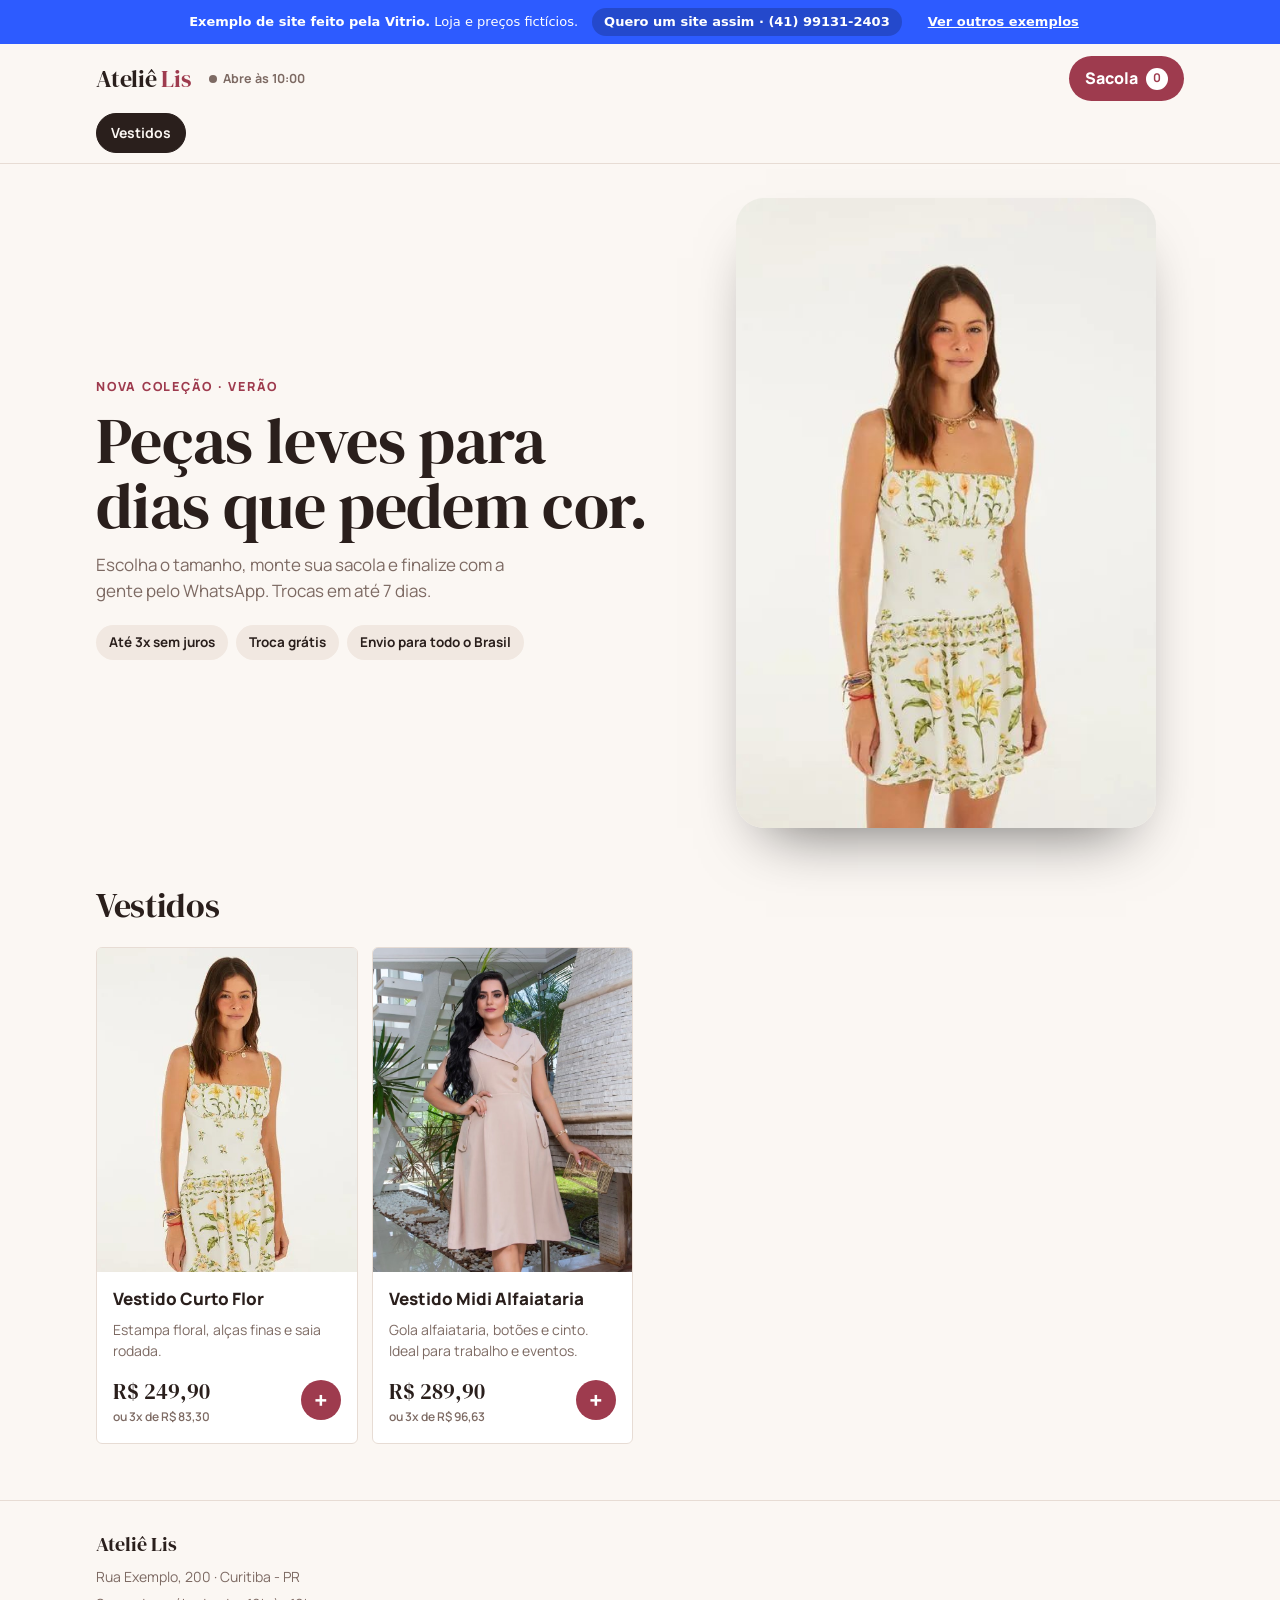
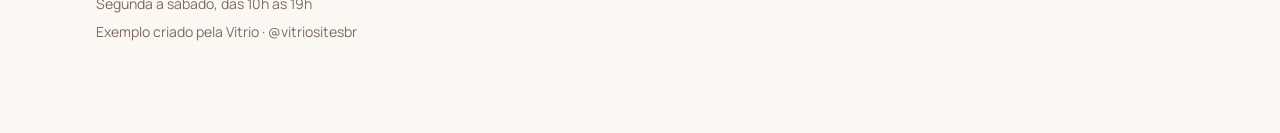
<file: vitrio-site/exemplos/moda/index.html>
<!doctype html>
<html lang="pt-BR">
<head>
<meta charset="utf-8">
<meta name="viewport" content="width=device-width, initial-scale=1, viewport-fit=cover">
<title>Ateliê Lis</title>
<meta name="description" content="Moda feminina com curadoria. Escolha tamanho e cor e finalize pelo WhatsApp.">
<meta name="theme-color" content="#FBF7F3">
<link rel="preconnect" href="https://fonts.googleapis.com">
<link rel="preconnect" href="https://fonts.gstatic.com" crossorigin>
<link rel="stylesheet" href="https://fonts.googleapis.com/css2?family=DM+Serif+Display:ital@0;1&family=Manrope:wght@400;600;700;800&display=swap">
<style>
/* Modelo de loja por nicho da Vitrio. Cores e fontes vêm da configuração de cada exemplo. */
:root{
  --bg:#FBF7F3; --surface:#FFFFFF; --well:#F1E8E1; --ink:#2A1F1C; --mute:#7D6A63; --line:#E7DCD4;
  --accent:#9E3B4E; --accent-ink:#FFFFFF; --accent-soft:#F6E1E5; --ok:#2BA864; --wa:#1FAF5A;
  --f-display:"DM Serif Display",Georgia,serif; --f-body:"Manrope",system-ui,sans-serif;
  color-scheme:light;
}
*{box-sizing:border-box}
[hidden]{display:none!important}
html{scroll-behavior:smooth;scroll-padding-top:calc(env(safe-area-inset-top,0px) + 130px)}
@media (prefers-reduced-motion:reduce){html{scroll-behavior:auto}*{animation:none!important;transition:none!important}}
body{margin:0;background:var(--bg);color:var(--ink);font-family:var(--f-body);font-size:16px;line-height:1.55;-webkit-font-smoothing:antialiased;overflow-x:hidden}
body::before{content:"";position:fixed;inset:0 0 auto;height:env(safe-area-inset-top,0px);z-index:60;background:var(--bg)}
button{font:inherit;color:inherit}
a{color:inherit}
:focus-visible{outline:3px solid var(--accent);outline-offset:2px;border-radius:8px}
.wrap{max-width:1120px;margin:0 auto;padding-left:max(16px,env(safe-area-inset-left,0px));padding-right:max(16px,env(safe-area-inset-right,0px))}
h1,h2,h3{font-family:var(--f-display);margin:0;text-wrap:balance;letter-spacing:-.01em;font-weight:400}

.demo{background:#2D5BFF;color:#fff;font-size:13px;font-family:system-ui,-apple-system,"Segoe UI",Arial,sans-serif}
.demo .wrap{display:flex;flex-wrap:wrap;gap:6px 14px;justify-content:center;align-items:center;padding-block:8px;text-align:center}
.demo a{color:#fff;font-weight:800;background:rgba(0,0,0,.2);padding:4px 12px;border-radius:999px;text-decoration:none}

header.top{position:sticky;top:env(safe-area-inset-top,0px);z-index:40;background:var(--bg);border-bottom:1px solid var(--line)}
.top-row{display:flex;align-items:center;gap:14px;padding-block:12px}
.brand{font-family:var(--f-display);font-size:24px;text-decoration:none;font-weight:400;letter-spacing:-.01em;white-space:nowrap}
.brand span{color:var(--accent)}
.status{display:inline-flex;align-items:center;gap:6px;font-size:12.5px;font-weight:700;color:var(--mute);margin-left:4px}
.status i{width:8px;height:8px;border-radius:50%;background:var(--mute)}
.status.on{color:var(--ok)}.status.on i{background:var(--ok);box-shadow:0 0 0 4px color-mix(in srgb,var(--ok) 25%,transparent);animation:pisca 2s infinite}
@keyframes pisca{50%{box-shadow:0 0 0 7px transparent}}
.cart-btn{margin-left:auto;display:flex;align-items:center;gap:8px;border:0;background:var(--accent);color:var(--accent-ink);padding:10px 16px;border-radius:999px;font-weight:800;cursor:pointer;flex-shrink:0}
.cart-btn b{background:var(--accent-ink);color:var(--accent);min-width:22px;height:22px;border-radius:999px;display:grid;place-items:center;font-size:12px;padding:0 6px}
.cart-btn.bump{animation:bump .4s}
@keyframes bump{40%{transform:scale(1.15)}}
.cats{display:flex;gap:6px;overflow-x:auto;scrollbar-width:none;padding-bottom:10px}
.cats::-webkit-scrollbar{display:none}
.cats a{white-space:nowrap;text-decoration:none;font-weight:700;font-size:14px;padding:8px 14px;border-radius:999px;border:1px solid var(--line);color:var(--mute)}
.cats a.on{background:var(--ink);color:var(--bg);border-color:var(--ink)}

.hero{padding-block:34px 18px}
.hero .wrap{display:grid;grid-template-columns:1.1fr .9fr;gap:28px;align-items:center}
.eyebrow{font-size:12.5px;font-weight:800;letter-spacing:.14em;text-transform:uppercase;color:var(--accent)}
.hero h1{font-size:clamp(2.2rem,6vw,4rem);line-height:1.02;margin-top:10px}
.hero p{color:var(--mute);font-size:17px;margin:14px 0 20px;max-width:44ch}
.chips{display:flex;flex-wrap:wrap;gap:8px}
.chips span{font-size:13.5px;font-weight:700;background:var(--well);border-radius:999px;padding:7px 13px}
.hero-art{position:relative;aspect-ratio:1;max-width:420px;width:100%;justify-self:center}
.hero-art .disc{position:absolute;inset:6%;border-radius:50%;background:radial-gradient(circle,var(--accent-soft),transparent 70%)}
.hero-art svg{position:relative;width:100%;height:100%;animation:flutua 6s ease-in-out infinite}
@keyframes flutua{50%{transform:translateY(-10px) rotate(-1.5deg)}}
@media (max-width:760px){.hero .wrap{grid-template-columns:1fr}.hero-art{max-width:200px}}

section.cat{padding-block:26px}
section.cat h2{font-size:clamp(1.5rem,3.6vw,2.1rem);margin-bottom:16px}
.grid{display:grid;grid-template-columns:repeat(auto-fill,minmax(230px,1fr));gap:14px}
.card{background:var(--surface);border:1px solid var(--line);border-radius:6px;overflow:hidden;display:flex;flex-direction:column;cursor:pointer;transition:transform .2s,box-shadow .2s;animation:sobe .5s both}
.card:hover{transform:translateY(-3px);box-shadow:0 18px 40px -20px rgba(0,0,0,.45)}
@keyframes sobe{from{opacity:0;transform:translateY(14px)}to{opacity:1;transform:none}}
.card .pic{background:var(--well);aspect-ratio:4/5;display:grid;place-items:center;position:relative}
.card .pic svg{width:72%;height:72%;transition:transform .3s}
.card:hover .pic svg{transform:scale(1.06) rotate(-2deg)}
.tag{position:absolute;top:10px;left:10px;font-size:11px;font-weight:800;letter-spacing:.08em;text-transform:uppercase;background:var(--accent);color:var(--accent-ink);padding:4px 9px;border-radius:999px}
.card .body{padding:14px 16px 16px;display:grid;gap:6px;flex:1}
.card h3{font-family:var(--f-body);font-weight:800;font-size:17px;letter-spacing:0}
.card p{margin:0;color:var(--mute);font-size:14px}
.card .row{display:flex;align-items:center;justify-content:space-between;margin-top:auto;padding-top:6px}
.price{font-family:var(--f-display);font-size:22px;font-weight:400}
.price small{font-family:var(--f-body);font-size:12px;color:var(--mute);font-weight:600;display:block;letter-spacing:0}
.plus{width:40px;height:40px;border-radius:50%;border:0;background:var(--accent);color:var(--accent-ink);font-size:24px;font-weight:800;cursor:pointer;line-height:1}
.dots{display:flex;gap:6px;margin-top:2px}
.dots i{width:14px;height:14px;border-radius:50%;box-shadow:inset 0 0 0 1px rgba(0,0,0,.2)}

.sheet-bg{position:fixed;inset:0;background:rgba(0,0,0,.55);z-index:80;opacity:0;pointer-events:none;transition:opacity .2s}
.sheet-bg.on{opacity:1;pointer-events:auto}
.sheet{position:fixed;left:0;right:0;bottom:0;max-height:92vh;overflow:auto;background:var(--surface);z-index:90;border-radius:24px 24px 0 0;transform:translateY(105%);transition:transform .3s cubic-bezier(.2,.8,.2,1);padding-bottom:env(safe-area-inset-bottom,0px)}
.sheet.on{transform:none}
@media (min-width:760px){.sheet{left:50%;right:auto;width:560px;bottom:auto;top:50%;border-radius:24px;transform:translate(-50%,-40%);opacity:0;pointer-events:none;transition:all .25s}.sheet.on{transform:translate(-50%,-50%);opacity:1;pointer-events:auto}}
.sheet-pic{background:var(--well);aspect-ratio:16/10;display:grid;place-items:center;position:relative}
.sheet-pic svg{width:60%;height:80%}
.x{position:absolute;top:12px;right:12px;width:40px;height:40px;border-radius:50%;border:0;background:var(--surface);cursor:pointer;font-size:20px;color:var(--ink)}
.sheet-body{padding:18px 20px 20px;display:grid;gap:14px}
.sheet-body h2{font-size:26px}
.sheet-body > p{margin:0;color:var(--mute)}
.grp b{display:block;font-size:14px;margin-bottom:8px}
.grp small{color:var(--mute);font-weight:600}
.opts{display:flex;flex-wrap:wrap;gap:8px}
.opt{border:1px solid var(--line);background:var(--bg);border-radius:12px;padding:9px 14px;font-weight:700;cursor:pointer;color:var(--ink)}
.opt[aria-pressed="true"]{border-color:var(--accent);box-shadow:inset 0 0 0 1px var(--accent);background:var(--accent-soft)}
.opt.cor{width:38px;height:38px;border-radius:50%;padding:0}
.opt.cor[aria-pressed="true"]{outline:2px solid var(--accent);outline-offset:2px}
.add{display:flex;justify-content:space-between;align-items:center;border:1px solid var(--line);border-radius:12px;padding:11px 14px;cursor:pointer;margin-bottom:6px;background:var(--bg)}
.add input{width:20px;height:20px;accent-color:var(--accent);margin:0 10px 0 0}
.add:has(input:checked){border-color:var(--accent);background:var(--accent-soft)}
.add span{flex:1;font-weight:600}
textarea,input[type=text],input[type=tel],select{font:inherit;font-size:15px;padding:12px 14px;border-radius:12px;border:1px solid var(--line);background:var(--bg);color:var(--ink);width:100%}
.buy{display:flex;gap:10px;position:sticky;bottom:0;background:var(--surface);padding:14px 20px calc(14px + env(safe-area-inset-bottom,0px));border-top:1px solid var(--line)}
.qty{display:flex;align-items:center;border:1px solid var(--line);border-radius:12px}
.qty button{width:44px;height:48px;border:0;background:none;font-size:22px;font-weight:800;color:var(--accent);cursor:pointer}
.qty span{min-width:22px;text-align:center;font-weight:800}
.btn{flex:1;display:flex;justify-content:space-between;align-items:center;gap:10px;border:0;border-radius:12px;padding:14px 18px;background:var(--accent);color:var(--accent-ink);font-weight:800;font-size:16px;cursor:pointer;text-decoration:none}
.btn.wa{background:var(--wa);color:#fff;justify-content:center}

.drawer{position:fixed;top:0;right:0;bottom:0;width:min(440px,100%);background:var(--surface);z-index:95;transform:translateX(105%);transition:transform .3s cubic-bezier(.2,.8,.2,1);display:flex;flex-direction:column}
.drawer.on{transform:none}
.dr-head{display:flex;justify-content:space-between;align-items:center;padding:calc(18px + env(safe-area-inset-top,0px)) 20px 12px;border-bottom:1px solid var(--line)}
.dr-head h2{font-size:22px}
.dr-head .x{position:static}
.dr-body{flex:1;overflow:auto;padding:16px 20px;display:grid;gap:14px;align-content:start}
.item{display:grid;grid-template-columns:56px 1fr auto;gap:12px;align-items:center}
.item .mini{width:56px;height:56px;border-radius:12px;background:var(--well);display:grid;place-items:center}
.item .mini svg{width:80%;height:80%}
.item b{display:block;font-size:14.5px}
.item small{color:var(--mute);font-size:12.5px;display:block}
.item .rm{border:0;background:none;color:var(--mute);text-decoration:underline;cursor:pointer;font-size:12.5px;padding:0}
.tot{border-top:1px solid var(--line);padding-top:12px;display:grid;gap:6px;font-size:14.5px}
.tot div{display:flex;justify-content:space-between}
.tot .g{font-size:18px;font-weight:800}
.field{display:grid;gap:6px}
.field label{font-size:13px;font-weight:700}
.radios{display:flex;flex-wrap:wrap;gap:8px}
.empty{text-align:center;color:var(--mute);padding:30px 10px}
.empty b{display:block;color:var(--ink);font-size:17px;margin-bottom:6px}
.ok{background:var(--accent-soft);border-radius:12px;padding:12px 14px;font-size:14px}

footer{border-top:1px solid var(--line);margin-top:30px;padding-block:28px 90px;color:var(--mute);font-size:14px}
footer .wrap{display:grid;gap:6px}
footer b{color:var(--ink);font-family:var(--f-display);font-size:20px;font-weight:400}
.card .pic:has(.foto),.sheet-pic:has(.foto){padding:0;overflow:hidden}
.foto{position:absolute;inset:0;width:100%;height:100%;object-fit:cover;transition:transform .35s}
.card:hover .foto{transform:scale(1.05)}
.item .mini{position:relative;overflow:hidden}
.hero-art:has(.hero-foto) .disc{display:none}
.hero-foto{width:100%;height:100%;object-fit:cover;border-radius:28px;box-shadow:0 30px 60px -30px rgba(0,0,0,.6);animation:flutua 7s ease-in-out infinite}
.toast{position:fixed;left:50%;bottom:calc(22px + env(safe-area-inset-bottom,0px));transform:translate(-50%,20px);background:var(--ink);color:var(--bg);padding:12px 18px;border-radius:999px;font-weight:700;font-size:14px;z-index:99;opacity:0;transition:all .25s;pointer-events:none;max-width:calc(100% - 32px);text-align:center}
.toast.on{opacity:1;transform:translate(-50%,0)}
.floatcart{position:fixed;left:50%;transform:translateX(-50%);bottom:calc(16px + env(safe-area-inset-bottom,0px));z-index:50;width:min(520px,calc(100% - 32px))}
.floatcart .btn{box-shadow:0 16px 36px -12px rgba(0,0,0,.55)}
</style>
</head>
<body>
<div class="demo" role="note"><div class="wrap"><span><b>Exemplo de site feito pela Vitrio.</b> Loja e preços fictícios.</span><a href="https://wa.me/5541991312403?text=Ol%C3%A1%21%20Vi%20o%20exemplo%20de%20site%20para%20moda%20da%20Vitrio%20e%20quero%20um%20assim%20para%20a%20minha%20loja." target="_blank" rel="noopener">Quero um site assim · (41) 99131-2403</a><a href="../../" style="background:transparent;text-decoration:underline">Ver outros exemplos</a></div></div>
<header class="top">
  <div class="wrap">
    <div class="top-row"><a class="brand" href="#topo">Ateliê <span>Lis</span></a><span class="status" id="status"><i></i><span></span></span>
      <button class="cart-btn" id="openCart" type="button" aria-label="Abrir pedido">Sacola <b id="count">0</b></button></div>
    <nav class="cats" id="cats" aria-label="Categorias"></nav>
  </div>
</header>
<main id="topo">
  <section class="hero"><div class="wrap">
    <div><span class="eyebrow">Nova coleção · Verão</span><h1>Peças leves para dias que pedem cor.</h1><p>Escolha o tamanho, monte sua sacola e finalize com a gente pelo WhatsApp. Trocas em até 7 dias.</p><div class="chips"><span>Até 3x sem juros</span><span>Troca grátis</span><span>Envio para todo o Brasil</span></div></div>
    <div class="hero-art"><div class="disc"></div><div id="heroArt"></div></div>
  </div></section>
  <div id="secoes"></div>
</main>
<footer><div class="wrap"><b>Ateliê Lis</b><span>Rua Exemplo, 200 · Curitiba - PR</span><span>Segunda a sábado, das 10h às 19h</span><span>Exemplo criado pela Vitrio · @vitriositesbr</span></div></footer>

<div class="floatcart" id="floatcart" hidden><button class="btn" type="button" id="floatBtn"><span id="floatTxt"></span><span id="floatTot"></span></button></div>
<div class="sheet-bg" id="bg"></div>
<div class="sheet" id="sheet" role="dialog" aria-modal="true" aria-label="Detalhes do produto"></div>
<aside class="drawer" id="drawer" aria-label="Seu pedido">
  <div class="dr-head"><h2>Sua sacola</h2><button class="x" type="button" data-close aria-label="Fechar">×</button></div>
  <div class="dr-body" id="drBody"></div>
</aside>
<div class="toast" id="toast" role="status"></div>

<script>
const CFG = {"slug": "moda", "nome": "Ateliê Lis", "heroArte": "vestido", "heroCor": "#C9566B", "txtPedido": "Sacola", "txtVazio": "Sua sacola está vazia", "parcelas": 3, "horario": {"1": ["10:00", "19:00"], "2": ["10:00", "19:00"], "3": ["10:00", "19:00"], "4": ["10:00", "19:00"], "5": ["10:00", "19:00"], "6": ["10:00", "19:00"]}, "obsDica": "Ex.: é para presente", "heroFoto": "vestido-floral.jpg", "categorias": [{"id": "vestidos", "nome": "Vestidos"}], "entrega": [["Retirar na loja", "", 0], ["Motoboy em Curitiba", "", 12], ["Correios", "", 25]], "pagamentos": ["Pix", "Cartão em até 3x", "Link de pagamento"], "produtos": [{"id": "v2", "cat": "vestidos", "nome": "Vestido Curto Flor", "desc": "Estampa floral, alças finas e saia rodada.", "preco": 249.9, "foto": "vestido-floral.jpg", "tamanhos": ["P", "M", "G"], "tag": "Mais vendido"}, {"id": "v1", "cat": "vestidos", "nome": "Vestido Midi Alfaiataria", "desc": "Gola alfaiataria, botões e cinto. Ideal para trabalho e eventos.", "preco": 289.9, "foto": "vestido-midi.jpg", "tamanhos": ["P", "M", "G", "GG"], "tag": "Novo"}]};
const $=s=>document.querySelector(s);
const brl=v=>v.toLocaleString("pt-BR",{style:"currency",currency:"BRL"});
const esc=t=>String(t).replace(/[&<>"]/g,c=>({"&":"&amp;","<":"&lt;",">":"&gt;",'"':"&quot;"}[c]));

/* ---------- Ilustrações ---------- */
function shade(hex,amt){const n=parseInt(hex.slice(1),16);let r=n>>16,g=n>>8&255,b=n&255;const f=c=>Math.max(0,Math.min(255,Math.round(c+(amt<0?c*amt:(255-c)*amt))));return "#"+((1<<24)|(f(r)<<16)|(f(g)<<8)|f(b)).toString(16).slice(1)}
const ART={
 burger:(c,d)=>`<ellipse cx="100" cy="176" rx="70" ry="8" fill="#000" opacity=".18"/><path d="M30 150h140a12 12 0 0 1-12 16H42a12 12 0 0 1-12-16Z" fill="#D9963C"/>${d?`<rect x="32" y="126" width="136" height="18" rx="9" fill="#5B2E1A"/><path d="M28 124h144l-10 10H38Z" fill="#F4C430"/>`:""}<rect x="30" y="${d?100:122}" width="140" height="22" rx="11" fill="#6B3A22"/><path d="M26 ${d?98:120}h148l-12 12H38Z" fill="#F4C430"/><path d="M24 ${d?92:114}q12-10 24 0t24 0 24 0 24 0 24 0 24 0 24 0v6H24Z" fill="#5DBB46"/><circle cx="62" cy="${d?88:110}" r="6" fill="#E5484D"/><circle cx="132" cy="${d?88:110}" r="6" fill="#E5484D"/><path d="M28 ${d?84:106}C28 ${d?40:62} 172 ${d?40:62} 172 ${d?84:106}Z" fill="#E7A24B"/><path d="M28 ${d?84:106}C28 ${d?40:62} 172 ${d?40:62} 172 ${d?84:106}" fill="none" stroke="#C47F2C" stroke-width="3"/><g fill="#FFF2D6"><ellipse cx="80" cy="${d?60:82}" rx="4" ry="2.4"/><ellipse cx="104" cy="${d?54:76}" rx="4" ry="2.4"/><ellipse cx="124" cy="${d?64:86}" rx="4" ry="2.4"/><ellipse cx="94" cy="${d?70:92}" rx="4" ry="2.4"/></g>`,
 fritas:()=>`<ellipse cx="100" cy="178" rx="52" ry="7" fill="#000" opacity=".18"/>${[60,72,84,96,108,120,132].map((x,i)=>`<rect x="${x}" y="${34+(i%3)*10}" width="11" height="90" rx="3" fill="${i%2?"#F7C948":"#F2B632"}" transform="rotate(${(i-3)*4} ${x} 120)"/>`).join("")}<path d="M50 84h100l-14 92H64Z" fill="#E5484D"/><path d="M50 84h100l-3 18H53Z" fill="#C2363B"/><circle cx="100" cy="132" r="16" fill="#fff"/><text x="100" y="138" text-anchor="middle" font-size="16" font-weight="800" fill="#E5484D" font-family="Arial">B</text>`,
 refri:(c)=>`<ellipse cx="100" cy="178" rx="36" ry="6" fill="#000" opacity=".18"/><rect x="66" y="40" width="68" height="136" rx="14" fill="${c||"#C62828"}"/><rect x="66" y="40" width="68" height="16" rx="8" fill="#D9DCE0"/><rect x="66" y="160" width="68" height="16" rx="8" fill="#B8BCC2"/><rect x="74" y="70" width="10" height="80" rx="5" fill="#fff" opacity=".35"/><path d="M90 100q10-14 20 0t20 0" stroke="#fff" stroke-width="5" fill="none"/>`,
 shake:(c)=>`<ellipse cx="100" cy="180" rx="38" ry="6" fill="#000" opacity=".18"/><path d="M62 70h76l-10 108H72Z" fill="#fff" opacity=".9"/><path d="M64 84h72l-9 92H73Z" fill="${c||"#F3A6C0"}"/><path d="M58 70c0-24 84-24 84 0Z" fill="#FFF4F7"/><circle cx="100" cy="40" r="9" fill="#E5484D"/><rect x="110" y="10" width="6" height="70" rx="3" fill="#2D5BFF" transform="rotate(14 113 45)"/>`,
 hotdog:()=>`<ellipse cx="100" cy="150" rx="82" ry="8" fill="#000" opacity=".18"/><rect x="18" y="96" width="164" height="30" rx="15" fill="#B5442E"/><path d="M24 106q16-10 32 0t32 0 32 0 32 0 32 0" stroke="#F4C430" stroke-width="5" fill="none"/><path d="M20 112c0 26 160 26 160 0v8c0 22-160 22-160 0Z" fill="#E7A24B"/><path d="M22 104c6-22 150-22 156 0" fill="none" stroke="#E7A24B" stroke-width="16" stroke-linecap="round"/>`,
 combo:()=>`<g transform="translate(-18 18) scale(.78)">${ART.burger()}</g><g transform="translate(86 26) scale(.62)">${ART.fritas()}</g><g transform="translate(122 60) scale(.42)">${ART.refri("#C62828")}</g>`,
 camiseta:(c)=>`<path d="M62 30l-36 22 14 30 18-8v104h84V74l18 8 14-30-36-22c-4 14-18 22-38 22s-34-8-38-22Z" fill="${c}"/><path d="M62 30c4 14 18 22 38 22s34-8 38-22" fill="none" stroke="${shade(c,-.25)}" stroke-width="4"/><path d="M58 74v104" stroke="${shade(c,-.15)}" stroke-width="2"/>`,
 vestido:(c)=>`<path d="M78 24h44l-6 30 10 22 34 102H40L74 76l10-22Z" fill="${c}"/><path d="M78 24q22 18 44 0" fill="none" stroke="${shade(c,-.25)}" stroke-width="4"/><path d="M74 76h52" stroke="${shade(c,-.2)}" stroke-width="6"/><path d="M60 150q40 12 80 0" stroke="${shade(c,.2)}" stroke-width="3" fill="none"/>`,
 calca:(c)=>`<path d="M60 24h80l8 156h-34L100 74 86 180H52Z" fill="${c}"/><rect x="60" y="24" width="80" height="12" fill="${shade(c,-.2)}"/><path d="M100 36v38" stroke="${shade(c,-.3)}" stroke-width="3"/><circle cx="100" cy="30" r="3" fill="#D9B44A"/>`,
 jaqueta:(c)=>`<path d="M70 26l-40 24 8 120h44V74h36v96h44l8-120-40-24-16 16h-28Z" fill="${c}"/><path d="M84 42l16 30 16-30" fill="none" stroke="${shade(c,-.3)}" stroke-width="4"/><path d="M100 72v98" stroke="${shade(c,-.35)}" stroke-width="3" stroke-dasharray="4 5"/><rect x="48" y="110" width="20" height="4" rx="2" fill="${shade(c,-.3)}"/><rect x="132" y="110" width="20" height="4" rx="2" fill="${shade(c,-.3)}"/>`,
 tenis:(c)=>`<ellipse cx="100" cy="160" rx="84" ry="8" fill="#000" opacity=".15"/><path d="M22 140c0-30 14-58 40-62l22 24c22 6 50 8 76 12 20 3 24 18 22 30Z" fill="${c}"/><path d="M20 140h164v10a8 8 0 0 1-8 8H28a8 8 0 0 1-8-8Z" fill="#fff"/><path d="M70 92l10 14M82 88l10 14M94 92l10 14" stroke="#fff" stroke-width="4" stroke-linecap="round"/>`,
 bolsa:(c)=>`<path d="M70 70c0-30 60-30 60 0" fill="none" stroke="${shade(c,-.3)}" stroke-width="8"/><path d="M40 70h120l-10 104H50Z" fill="${c}"/><rect x="88" y="96" width="24" height="16" rx="4" fill="#D9B44A"/>`,
 blusa:(c)=>`<path d="M64 30l-34 26 12 22 20-10 4 108h68l4-108 20 10 12-22-34-26q-16 18-36 18t-36-18Z" fill="${c}"/><path d="M78 60q22 10 44 0" stroke="${shade(c,-.2)}" stroke-width="3" fill="none"/>`
};
const vis=(p,c)=>p.foto?`<img class="foto" src="img/${p.foto}" alt="${esc(p.nome)}" loading="lazy">`:svg(p.arte,c,p.extra);
const svg=(k,c,extra)=>`<svg viewBox="0 0 200 200" xmlns="http://www.w3.org/2000/svg" aria-hidden="true">${ART[k](c,extra)}</svg>`;

/* ---------- Estado ---------- */
let cart=[];try{cart=JSON.parse(localStorage.getItem("v-"+CFG.slug)||"[]")}catch(e){}
const save=()=>{try{localStorage.setItem("v-"+CFG.slug,JSON.stringify(cart))}catch(e){}};
const P=CFG.produtos, byId=id=>P.find(p=>p.id===id);
let cur=null;

/* ---------- Aberto agora ---------- */
(function status(){
  const el=$("#status"); if(!CFG.horario){el.hidden=true;return}
  const d=new Date(), dia=d.getDay(), m=d.getHours()*60+d.getMinutes(), h=CFG.horario[dia];
  let on=false; if(h){const [a,b]=h.map(t=>{const [x,y]=t.split(":");return +x*60+ +y});on=b>a?(m>=a&&m<b):(m>=a||m<b)}
  el.classList.toggle("on",on); el.querySelector("span").textContent=on?"Aberto agora":(h?`Abre às ${h[0]}`:"Fechado hoje");
})();

/* ---------- Render ---------- */
$("#heroArt").innerHTML=CFG.heroFoto?`<img class="hero-foto" src="img/${CFG.heroFoto}" alt="">`:svg(CFG.heroArte,CFG.heroCor,CFG.heroExtra);
$("#cats").innerHTML=CFG.categorias.map((c,i)=>`<a href="#c-${c.id}" class="${i?"":"on"}">${esc(c.nome)}</a>`).join("");
$("#secoes").innerHTML=CFG.categorias.map(c=>`<section class="cat" id="c-${c.id}"><div class="wrap"><h2>${esc(c.nome)}</h2><div class="grid">${P.filter(p=>p.cat===c.id).map((p,i)=>`
  <article class="card" data-id="${p.id}" style="animation-delay:${i*60}ms" tabindex="0" role="button" aria-label="${esc(p.nome)}">
    <div class="pic">${p.tag?`<span class="tag">${esc(p.tag)}</span>`:""}${vis(p,p.cores?p.cores[0][1]:p.cor)}</div>
    <div class="body"><h3>${esc(p.nome)}</h3><p>${esc(p.desc)}</p>${p.cores?`<div class="dots">${p.cores.map(([,h])=>`<i style="background:${h}"></i>`).join("")}</div>`:""}
    <div class="row"><span class="price">${brl(p.preco)}${CFG.parcelas&&p.preco>=100?`<small>ou ${CFG.parcelas}x de ${brl(p.preco/CFG.parcelas)}</small>`:""}</span><button class="plus" type="button" aria-label="Adicionar ${esc(p.nome)}">+</button></div></div>
  </article>`).join("")}</div></div></section>`).join("");
const io=new IntersectionObserver(es=>es.forEach(e=>{if(e.isIntersecting){document.querySelectorAll("#cats a").forEach(a=>a.classList.toggle("on",a.getAttribute("href")==="#"+e.target.id))}}),{rootMargin:"-45% 0px -50% 0px"});
document.querySelectorAll("section.cat").forEach(s=>io.observe(s));

/* ---------- Produto ---------- */
function abrir(id){
  const p=byId(id); cur={p,q:1,tam:p.tamanhos?null:"",cor:p.cores?0:null,adds:new Set(),obs:""};
  desenhar(); $("#sheet").classList.add("on"); $("#bg").classList.add("on");
}
function precoCur(){return (cur.p.preco+[...cur.adds].reduce((t,i)=>t+CFG.adicionais[i][1],0))*cur.q}
function desenhar(){
  const p=cur.p, cor=p.cores?p.cores[cur.cor][1]:p.cor;
  $("#sheet").innerHTML=`<div class="sheet-pic">${vis(p,cor)}<button class="x" type="button" data-close aria-label="Fechar">×</button></div>
  <div class="sheet-body"><h2>${esc(p.nome)}</h2><p>${esc(p.desc)}</p>
  ${p.cores?`<div class="grp"><b>Cor: <small>${esc(p.cores[cur.cor][0])}</small></b><div class="opts">${p.cores.map(([n,h],i)=>`<button type="button" class="opt cor" data-cor="${i}" style="background:${h}" aria-label="${esc(n)}" aria-pressed="${i===cur.cor}"></button>`).join("")}</div></div>`:""}
  ${p.tamanhos?`<div class="grp"><b>Tamanho ${cur.tam?"":"<small>(escolha um)</small>"}</b><div class="opts">${p.tamanhos.map(t=>`<button type="button" class="opt" data-tam="${t}" aria-pressed="${t===cur.tam}">${t}</button>`).join("")}</div></div>`:""}
  ${p.adicionais&&CFG.adicionais?`<div class="grp"><b>Adicionais <small>(opcional)</small></b>${CFG.adicionais.map(([n,v],i)=>`<label class="add"><input type="checkbox" data-add="${i}" ${cur.adds.has(i)?"checked":""}><span>${esc(n)}</span><small>+ ${brl(v)}</small></label>`).join("")}</div>`:""}
  <div class="grp"><b>Observação <small>(opcional)</small></b><textarea id="obs" rows="2" placeholder="${esc(CFG.obsDica||"Alguma observação?")}">${esc(cur.obs)}</textarea></div></div>
  <div class="buy"><div class="qty"><button type="button" data-q="-1" aria-label="Menos">−</button><span>${cur.q}</span><button type="button" data-q="1" aria-label="Mais">+</button></div><button class="btn" type="button" data-addcart><span>Adicionar</span><span>${brl(precoCur())}</span></button></div>`;
}
document.addEventListener("click",e=>{
  const card=e.target.closest(".card"); if(card){abrir(card.dataset.id);return}
  if(e.target.closest("[data-close]")||e.target.id==="bg"){fechar();return}
  if(!cur) return;
  const t=e.target.closest("[data-tam]"),c=e.target.closest("[data-cor]"),q=e.target.closest("[data-q]");
  const keepObs=()=>{const o=$("#obs");if(o)cur.obs=o.value};
  if(t){keepObs();cur.tam=t.dataset.tam;desenhar();return}
  if(c){keepObs();cur.cor=+c.dataset.cor;desenhar();return}
  if(q){keepObs();cur.q=Math.max(1,cur.q+ +q.dataset.q);desenhar();return}
  if(e.target.closest("[data-addcart]")){
    keepObs(); if(cur.p.tamanhos&&!cur.tam){toast("Escolha o tamanho");return}
    const p=cur.p;cart.push({id:p.id,q:cur.q,tam:cur.tam,cor:cur.cor,adds:[...cur.adds],obs:cur.obs.trim()});save();render();
    toast(`${p.nome} adicionado`);fechar();const b=$("#openCart");b.classList.remove("bump");void b.offsetWidth;b.classList.add("bump");
  }
});
document.addEventListener("change",e=>{const a=e.target.closest("[data-add]");if(a&&cur){const o=$("#obs");if(o)cur.obs=o.value;a.checked?cur.adds.add(+a.dataset.add):cur.adds.delete(+a.dataset.add);desenhar()}});
document.addEventListener("keydown",e=>{if(e.key==="Escape")fechar();if((e.key==="Enter"||e.key===" ")&&e.target.classList?.contains("card")){e.preventDefault();abrir(e.target.dataset.id)}});
function fechar(){$("#sheet").classList.remove("on");$("#drawer").classList.remove("on");$("#bg").classList.remove("on");cur=null}

/* ---------- Pedido ---------- */
const itemPreco=it=>(byId(it.id).preco+(it.adds||[]).reduce((t,i)=>t+CFG.adicionais[i][1],0))*it.q;
const sub=()=>cart.reduce((t,it)=>t+itemPreco(it),0);
const st={ent:CFG.entrega[0][0],pag:CFG.pagamentos[0]};
function render(){
  const n=cart.reduce((t,i)=>t+i.q,0); $("#count").textContent=n;
  $("#floatcart").hidden=!n; $("#floatTxt").textContent=`Ver ${CFG.txtPedido.toLowerCase()} (${n})`; $("#floatTot").textContent=brl(sub());
  if(!cart.length){$("#drBody").innerHTML=`<div class="empty"><b>${esc(CFG.txtVazio)}</b>Toque em um produto para adicionar.</div>`;return}
  const taxa=(CFG.entrega.find(x=>x[0]===st.ent)||[0,0,0])[2], tot=sub()+taxa;
  $("#drBody").innerHTML=cart.map((it,i)=>{const p=byId(it.id);return `<div class="item"><div class="mini">${vis(p,p.cores?p.cores[it.cor][1]:p.cor)}</div><div><b>${it.q}x ${esc(p.nome)}</b>${it.tam?`<small>Tamanho ${esc(it.tam)}${p.cores?" · "+esc(p.cores[it.cor][0]):""}</small>`:p.cores?`<small>${esc(p.cores[it.cor][0])}</small>`:""}${it.adds&&it.adds.length?`<small>+ ${it.adds.map(a=>esc(CFG.adicionais[a][0])).join(", ")}</small>`:""}${it.obs?`<small>Obs.: ${esc(it.obs)}</small>`:""}<button class="rm" type="button" data-rm="${i}">remover</button></div><b>${brl(itemPreco(it))}</b></div>`}).join("")+
  `<div class="tot"><div><span>Subtotal</span><span>${brl(sub())}</span></div><div><span>${esc(st.ent)}</span><span>${taxa?brl(taxa):"grátis"}</span></div><div class="g"><span>Total</span><span>${brl(tot)}</span></div></div>
  <div class="field"><label>Como você quer receber?</label><div class="radios">${CFG.entrega.map(([n,,v])=>`<button type="button" class="opt" data-ent="${esc(n)}" aria-pressed="${n===st.ent}">${esc(n)}${v?" · "+brl(v):""}</button>`).join("")}</div></div>
  ${st.ent!==CFG.entrega[0][0]?`<div class="field"><label for="end">Endereço</label><input type="text" id="end" placeholder="Rua, número e bairro"></div>`:""}
  <div class="field"><label>Pagamento</label><div class="radios">${CFG.pagamentos.map(n=>`<button type="button" class="opt" data-pag="${esc(n)}" aria-pressed="${n===st.pag}">${esc(n)}</button>`).join("")}</div></div>
  <div class="field"><label for="nome">Seu nome</label><input type="text" id="nome" placeholder="Como podemos te chamar?"></div>
  <a class="btn wa" id="enviar" href="#" target="_blank" rel="noopener">Enviar pedido pelo WhatsApp</a>
  <p class="ok">Neste exemplo, o WhatsApp abre para você escolher o contato. No site da sua loja, o pedido vai direto para o número da loja.</p>`;
  atualizaLink();
}
function atualizaLink(){
  const a=$("#enviar"); if(!a) return;
  const taxa=(CFG.entrega.find(x=>x[0]===st.ent)||[0,0,0])[2];
  let msg=`Olá, ${CFG.nome}! Quero fazer um pedido:\n\n`+cart.map(it=>{const p=byId(it.id);return `• ${it.q}x ${p.nome}${it.tam?" (tam. "+it.tam+")":""}${p.cores?" - "+p.cores[it.cor][0]:""}${it.adds&&it.adds.length?" + "+it.adds.map(x=>CFG.adicionais[x][0]).join(", "):""} — ${brl(itemPreco(it))}${it.obs?"\n   Obs.: "+it.obs:""}`}).join("\n");
  msg+=`\n\nTotal: ${brl(sub()+taxa)}\nEntrega: ${st.ent}`; const e=$("#end"); if(e&&e.value.trim()) msg+=`\nEndereço: ${e.value.trim()}`;
  msg+=`\nPagamento: ${st.pag}`; const n=$("#nome"); if(n&&n.value.trim()) msg+=`\nNome: ${n.value.trim()}`;
  a.href="https://wa.me/?text="+encodeURIComponent(msg);
}
function registrarPedido(o){try{const K="vitrio-pedidos",a=JSON.parse(localStorage.getItem(K)||"[]");const n=Math.max(1042,...a.map(p=>+String(p.id).replace(/\D/g,"")||0))+1;a.push(Object.assign({id:"P"+n,em:Date.now(),status:"novo"},o));localStorage.setItem(K,JSON.stringify(a))}catch(e){}}
document.addEventListener("click",e=>{if(!e.target.closest("#enviar"))return;const taxa=(CFG.entrega.find(x=>x[0]===st.ent)||[0,0,0])[2];registrarPedido({loja:CFG.nome,cliente:($("#nome")?.value||"").trim()||"Cliente do site",itens:cart.map(it=>{const p=byId(it.id);return{q:it.q,nome:p.nome+(it.tam?" ("+it.tam+")":"")+(p.cores?" - "+p.cores[it.cor][0]:""),preco:itemPreco(it)}}),total:sub()+taxa,entrega:st.ent,pagamento:st.pag})},true);
$("#drBody").addEventListener("input",atualizaLink);
$("#drBody").addEventListener("click",e=>{
  const r=e.target.closest("[data-rm]"),en=e.target.closest("[data-ent]"),pg=e.target.closest("[data-pag]");
  const keep=()=>({end:$("#end")?.value,nome:$("#nome")?.value}), put=v=>{if($("#end")&&v.end)$("#end").value=v.end;if($("#nome")&&v.nome)$("#nome").value=v.nome;atualizaLink()};
  if(r){cart.splice(+r.dataset.rm,1);save();render()}
  if(en){const v=keep();st.ent=en.dataset.ent;render();put(v)}
  if(pg){const v=keep();st.pag=pg.dataset.pag;render();put(v)}
});
const abrirCarrinho=()=>{$("#drawer").classList.add("on");$("#bg").classList.add("on")};
$("#openCart").onclick=abrirCarrinho;$("#floatBtn").onclick=abrirCarrinho;
let tt;function toast(m){const t=$("#toast");t.textContent=m;t.classList.add("on");clearTimeout(tt);tt=setTimeout(()=>t.classList.remove("on"),1800)}
render();
</script>
</body>
</html>
</file>
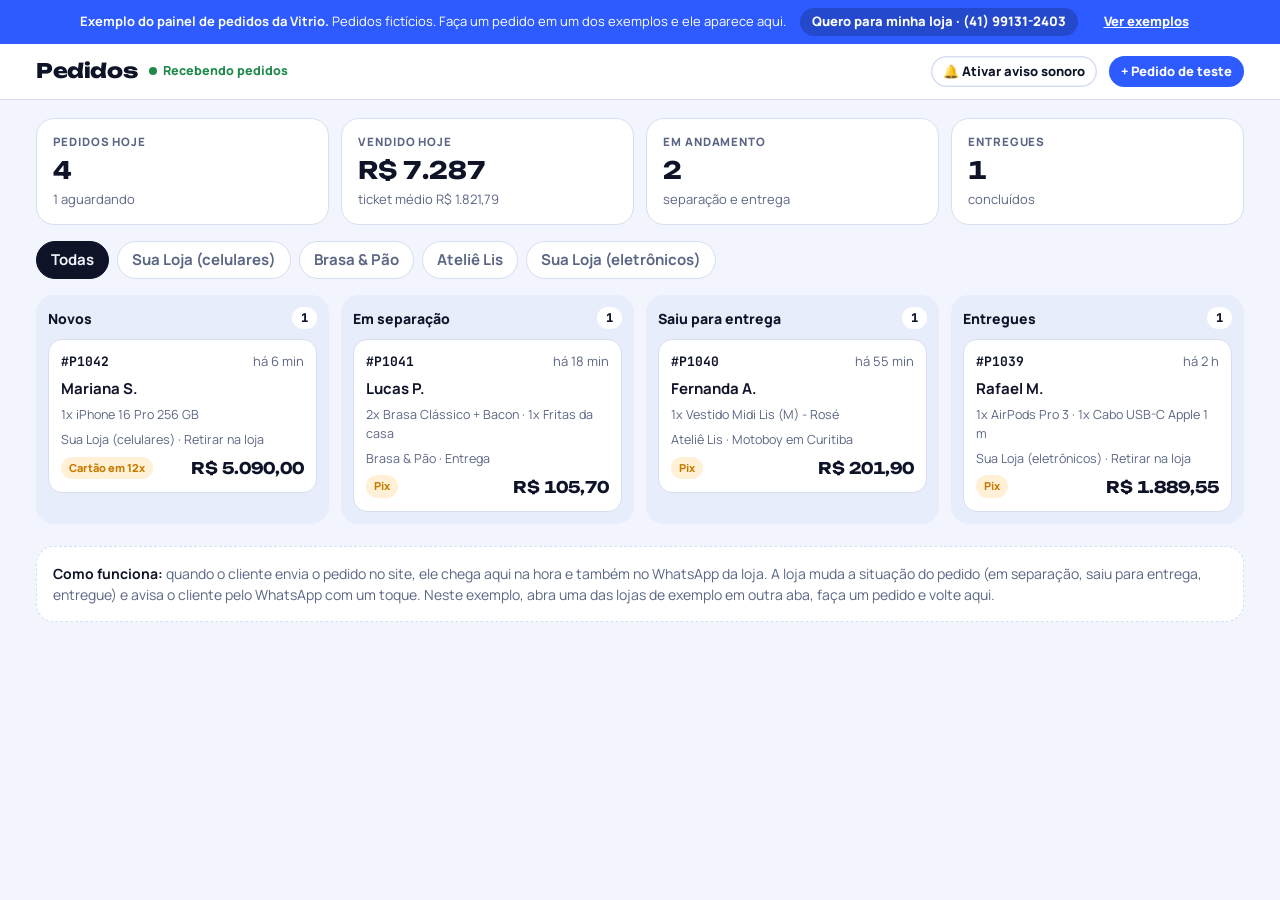
<file: vitrio-site/exemplos/painel/index.html>
<!doctype html>
<html lang="pt-BR">
<head>
<meta charset="utf-8">
<meta name="viewport" content="width=device-width, initial-scale=1, viewport-fit=cover">
<title>Painel de pedidos · Vitrio</title>
<meta name="description" content="Exemplo do painel onde a loja acompanha os pedidos que chegam pelo site.">
<link rel="preconnect" href="https://fonts.googleapis.com">
<link rel="preconnect" href="https://fonts.gstatic.com" crossorigin>
<link rel="stylesheet" href="https://fonts.googleapis.com/css2?family=Unbounded:wght@700;800&family=Manrope:wght@500;600;700;800&family=JetBrains+Mono:wght@500;700&display=swap">
<style>
/* Painel de pedidos da loja: números do dia, colunas por situação e detalhe do pedido */
:root{--bg:#F2F5FD;--surface:#FFFFFF;--well:#E8EDFB;--ink:#0E1328;--mute:#5B6684;--line:#D7DEF1;--blue:#2D5BFF;--blue-soft:#DDE5FF;--amber:#C77A00;--amber-soft:#FFF0D6;--ok:#1F8A4C;--ok-soft:#DDF3E6;--wa:#1FAF5A;--f-display:"Unbounded","Arial Black",system-ui,sans-serif;--f-body:"Manrope",system-ui,-apple-system,"Segoe UI",Arial,sans-serif;--f-mono:"JetBrains Mono",ui-monospace,Menlo,monospace;color-scheme:light}
@media (prefers-color-scheme:dark){:root:not([data-theme="light"]){--bg:#0B0F1E;--surface:#141A2E;--well:#1C2440;--ink:#EEF1FA;--mute:#9AA6C8;--line:#283252;--blue:#6E8EFF;--blue-soft:#1C2A5C;--amber:#FFB84D;--amber-soft:#3A2B12;--ok:#45C982;--ok-soft:#123222;color-scheme:dark}}
:root[data-theme="dark"]{--bg:#0B0F1E;--surface:#141A2E;--well:#1C2440;--ink:#EEF1FA;--mute:#9AA6C8;--line:#283252;--blue:#6E8EFF;--blue-soft:#1C2A5C;--amber:#FFB84D;--amber-soft:#3A2B12;--ok:#45C982;--ok-soft:#123222;color-scheme:dark}
*{box-sizing:border-box}
[hidden]{display:none!important}
body{margin:0;background:var(--bg);color:var(--ink);font-family:var(--f-body);font-size:15px;line-height:1.5;overflow-x:hidden}
body::before{content:"";position:fixed;inset:0 0 auto;height:env(safe-area-inset-top,0px);z-index:60;background:var(--surface)}
button,select{font:inherit;color:inherit}
:focus-visible{outline:3px solid var(--blue);outline-offset:2px;border-radius:8px}
.wrap{max-width:1240px;margin:0 auto;padding-left:max(16px,env(safe-area-inset-left,0px));padding-right:max(16px,env(safe-area-inset-right,0px))}
h1,h2{font-family:var(--f-display);font-weight:800;letter-spacing:-.02em;margin:0}
.mono{font-family:var(--f-mono);font-variant-numeric:tabular-nums}
.demo{background:#2D5BFF;color:#fff;font-size:13px}
.demo .wrap{display:flex;flex-wrap:wrap;gap:6px 14px;justify-content:center;align-items:center;padding-block:8px;text-align:center}
.demo a{color:#fff;font-weight:800;background:rgba(0,0,0,.2);padding:4px 12px;border-radius:999px;text-decoration:none}
header{position:sticky;top:env(safe-area-inset-top,0px);z-index:40;background:var(--surface);border-bottom:1px solid var(--line)}
header .wrap{display:flex;flex-wrap:wrap;align-items:center;gap:12px;padding-block:12px}
header h1{font-size:20px}
.live{display:inline-flex;align-items:center;gap:6px;font-size:12.5px;font-weight:800;color:var(--ok)}
.live i{width:8px;height:8px;border-radius:50%;background:var(--ok);animation:pulse 2s infinite}
@keyframes pulse{50%{box-shadow:0 0 0 6px transparent}0%{box-shadow:0 0 0 0 color-mix(in srgb,var(--ok) 50%,transparent)}}
.sp{margin-left:auto}
.btn{border:0;border-radius:999px;padding:9px 16px;font-weight:800;cursor:pointer;background:var(--blue);color:#fff;text-decoration:none;display:inline-flex;align-items:center;gap:6px}
.btn.ghost{background:transparent;color:var(--ink);box-shadow:inset 0 0 0 1.5px var(--line)}
.btn.wa{background:var(--wa)}
.btn.sm{padding:6px 12px;font-size:13px}
main{padding-block:18px 60px;display:grid;gap:16px;grid-template-columns:minmax(0,1fr)}
.kpis{display:grid;grid-template-columns:repeat(auto-fit,minmax(160px,1fr));gap:12px}
.kpi{background:var(--surface);border:1px solid var(--line);border-radius:18px;padding:14px 16px;display:grid;gap:2px;min-width:0}
.kpi small{font-size:11.5px;font-weight:800;letter-spacing:.08em;text-transform:uppercase;color:var(--mute)}
.kpi b{font-family:var(--f-display);font-size:clamp(18px,5vw,24px);overflow-wrap:anywhere}
.kpi span{font-size:13px;color:var(--mute)}
.filters{display:flex;flex-wrap:wrap;gap:8px}
.filters button{border:1px solid var(--line);background:var(--surface);border-radius:999px;padding:7px 14px;font-weight:700;cursor:pointer;color:var(--mute)}
.filters button[aria-pressed="true"]{background:var(--ink);color:var(--bg);border-color:var(--ink)}
.board{display:grid;grid-template-columns:repeat(4,minmax(240px,1fr));gap:12px;overflow-x:auto;padding-bottom:6px}
.col{background:var(--well);border-radius:18px;padding:12px;display:grid;gap:10px;align-content:start;min-height:220px}
.col-h{display:flex;justify-content:space-between;align-items:center;font-weight:800;font-size:14px}
.col-h i{font-style:normal;font-family:var(--f-mono);font-size:12px;background:var(--surface);border-radius:999px;padding:2px 9px}
.ped{background:var(--surface);border:1px solid var(--line);border-radius:14px;padding:12px;display:grid;gap:6px;text-align:left;cursor:pointer;animation:entra .4s both}
.ped:hover{border-color:var(--blue)}
.ped.novo{border-color:var(--blue);box-shadow:0 0 0 3px var(--blue-soft)}
@keyframes entra{from{opacity:0;transform:translateY(-8px)}to{opacity:1;transform:none}}
.ped-h{display:flex;justify-content:space-between;gap:8px;font-size:13px}
.ped-h b{font-family:var(--f-mono)}
.ped-h span{color:var(--mute)}
.ped strong{font-size:15px}
.ped small{color:var(--mute);font-size:12.5px;display:block}
.ped .tot{display:flex;justify-content:space-between;align-items:center}
.ped .tot b{font-family:var(--f-display);font-size:16px}
.chip{font-size:11px;font-weight:800;padding:3px 8px;border-radius:999px;background:var(--blue-soft);color:var(--blue)}
.chip.ex{background:var(--amber-soft);color:var(--amber)}
.empty-col{color:var(--mute);font-size:13px;text-align:center;padding:14px 6px}
dialog{border:0;border-radius:22px;padding:0;width:min(520px,calc(100% - 24px));background:var(--surface);color:var(--ink);box-shadow:0 30px 80px -20px rgba(0,0,0,.5)}
dialog::backdrop{background:rgba(5,9,22,.55)}
.dlg{padding:20px;display:grid;gap:14px;max-height:86vh;overflow:auto}
.dlg h2{font-size:20px}
.itens{display:grid;gap:8px}
.itens div{display:flex;justify-content:space-between;gap:10px;font-size:14.5px;border-bottom:1px dashed var(--line);padding-bottom:6px}
.info{display:grid;grid-template-columns:auto 1fr;gap:4px 14px;font-size:14px}
.info dt{color:var(--mute)}
.info dd{margin:0;font-weight:700}
.steps{display:grid;grid-template-columns:repeat(4,1fr);gap:6px}
.steps button{border:1px solid var(--line);background:var(--bg);border-radius:12px;padding:9px 6px;font-weight:700;font-size:12.5px;cursor:pointer;color:var(--ink)}
.steps button[aria-pressed="true"]{background:var(--blue);color:#fff;border-color:var(--blue)}
.row{display:flex;gap:10px;flex-wrap:wrap;align-items:center}
.toast{position:fixed;left:50%;bottom:calc(22px + env(safe-area-inset-bottom,0px));transform:translate(-50%,16px);background:var(--ink);color:var(--bg);padding:12px 18px;border-radius:999px;font-weight:700;font-size:14px;z-index:99;opacity:0;transition:all .25s;pointer-events:none;max-width:calc(100% - 32px);text-align:center}
.toast.on{opacity:1;transform:translate(-50%,0)}
.how{background:var(--surface);border:1px dashed var(--line);border-radius:18px;padding:16px;font-size:14px;color:var(--mute)}
.how b{color:var(--ink)}
@media (max-width:560px){.steps{grid-template-columns:repeat(2,1fr)}}
</style>
</head>
<body>
<div class="demo" role="note"><div class="wrap"><span><b>Exemplo do painel de pedidos da Vitrio.</b> Pedidos fictícios. Faça um pedido em um dos exemplos e ele aparece aqui.</span><a href="https://wa.me/5541991312403?text=Ol%C3%A1!%20Vi%20o%20painel%20de%20pedidos%20da%20Vitrio%20e%20quero%20para%20minha%20loja." target="_blank" rel="noopener">Quero para minha loja · (41) 99131-2403</a><a href="../../#exemplos" style="background:transparent;text-decoration:underline">Ver exemplos</a></div></div>
<header><div class="wrap"><h1>Pedidos</h1><span class="live"><i></i>Recebendo pedidos</span><span class="sp"></span><button class="btn ghost sm" type="button" id="som" aria-pressed="false">🔔 Ativar aviso sonoro</button><button class="btn sm" type="button" id="teste">+ Pedido de teste</button></div></header>
<main class="wrap">
  <div class="kpis" id="kpis"></div>
  <div class="filters" id="lojas" role="group" aria-label="Filtrar por loja"></div>
  <div class="board" id="board"></div>
  <div class="how"><b>Como funciona:</b> quando o cliente envia o pedido no site, ele chega aqui na hora e também no WhatsApp da loja. A loja muda a situação do pedido (em separação, saiu para entrega, entregue) e avisa o cliente pelo WhatsApp com um toque. Neste exemplo, abra uma das lojas de exemplo em outra aba, faça um pedido e volte aqui.</div>
</main>
<dialog id="dlg"><div class="dlg" id="dlgB"></div></dialog>
<div class="toast" id="toast" role="status"></div>
<script>
(function(){
const $=s=>document.querySelector(s);
const esc=t=>String(t??"").replace(/[&<>"]/g,c=>({"&":"&amp;","<":"&lt;",">":"&gt;",'"':"&quot;"}[c]));
const brl0=v=>(+v||0).toLocaleString("pt-BR",{style:"currency",currency:"BRL",maximumFractionDigits:0});
const brl=v=>(+v||0).toLocaleString("pt-BR",{style:"currency",currency:"BRL"});
const ST=[["novo","Novos"],["separacao","Em separação"],["entrega","Saiu para entrega"],["entregue","Entregues"]];
const MSG={separacao:"seu pedido já está sendo separado",entrega:"seu pedido saiu para entrega e chega em breve",entregue:"seu pedido foi entregue. Obrigado pela compra!"};
const K="vitrio-pedidos";
const ler=()=>{try{return JSON.parse(localStorage.getItem(K)||"[]")}catch(e){return []}};
const gravar=a=>{try{localStorage.setItem(K,JSON.stringify(a))}catch(e){}};
let filtro="Todas", somOn=false, vistos=new Set();
function exemplos(){
  const agora=Date.now(),m=60000;
  return [
   {id:"P1042",loja:"Sua Loja (celulares)",cliente:"Mariana S.",itens:[{q:1,nome:"iPhone 16 Pro 256 GB",preco:5090}],total:5090,entrega:"Retirar na loja",pagamento:"Cartão em 12x",em:agora-6*m,status:"novo",exemplo:true},
   {id:"P1041",loja:"Brasa & Pão",cliente:"Lucas P.",itens:[{q:2,nome:"Brasa Clássico + Bacon",preco:75.8},{q:1,nome:"Fritas da casa",preco:22.9}],total:105.7,entrega:"Entrega",pagamento:"Pix",em:agora-18*m,status:"separacao",exemplo:true},
   {id:"P1040",loja:"Ateliê Lis",cliente:"Fernanda A.",itens:[{q:1,nome:"Vestido Midi Lis (M) - Rosé",preco:189.9}],total:201.9,entrega:"Motoboy em Curitiba",pagamento:"Pix",em:agora-55*m,status:"entrega",exemplo:true},
   {id:"P1039",loja:"Sua Loja (eletrônicos)",cliente:"Rafael M.",itens:[{q:1,nome:"AirPods Pro 3",preco:1790},{q:1,nome:"Cabo USB-C Apple 1 m",preco:199}],total:1889.55,entrega:"Retirar na loja",pagamento:"Pix",em:agora-130*m,status:"entregue",exemplo:true}
  ];
}
let P=ler(); if(!P.length){P=exemplos();gravar(P)}
P.forEach(p=>vistos.add(p.id));
const tempo=t=>{const d=Math.round((Date.now()-t)/60000);return d<1?"agora":d<60?`há ${d} min`:d<1440?`há ${Math.round(d/60)} h`:new Date(t).toLocaleDateString("pt-BR")};
function render(){
  const lojas=["Todas",...new Set(P.map(p=>p.loja))];
  $("#lojas").innerHTML=lojas.map(l=>`<button type="button" data-loja="${esc(l)}" aria-pressed="${l===filtro}">${esc(l)}</button>`).join("");
  const L=P.filter(p=>filtro==="Todas"||p.loja===filtro);
  const hoje=new Date().toDateString(), dHoje=L.filter(p=>new Date(p.em).toDateString()===hoje);
  const fat=dHoje.reduce((t,p)=>t+(+p.total||0),0);
  $("#kpis").innerHTML=[["Pedidos hoje",dHoje.length,`${L.filter(p=>p.status==="novo").length} aguardando`],["Vendido hoje",brl0(fat),dHoje.length?`ticket médio ${brl(fat/dHoje.length)}`:"—"],["Em andamento",L.filter(p=>p.status==="separacao"||p.status==="entrega").length,"separação e entrega"],["Entregues",L.filter(p=>p.status==="entregue").length,"concluídos"]].map(([a,b,c])=>`<div class="kpi"><small>${a}</small><b class="mono">${b}</b><span>${c}</span></div>`).join("");
  $("#board").innerHTML=ST.map(([k,n])=>{const l=L.filter(p=>p.status===k).sort((a,b)=>b.em-a.em);return `<div class="col"><div class="col-h">${n}<i>${l.length}</i></div>${l.map(p=>`<button type="button" class="ped ${p.status==="novo"&&Date.now()-p.em<120000?"novo":""}" data-id="${esc(p.id)}"><div class="ped-h"><b>#${esc(p.id)}</b><span>${tempo(p.em)}</span></div><strong>${esc(p.cliente||"Cliente")}</strong><small>${p.itens.map(i=>`${i.q}x ${esc(i.nome)}`).join(" · ")}</small><small>${esc(p.loja)} · ${esc(p.entrega)}</small><div class="tot"><span class="chip ${p.exemplo?"ex":""}">${esc(p.pagamento)}</span><b class="mono">${brl(p.total)}</b></div></button>`).join("")||`<div class="empty-col">Nenhum pedido</div>`}</div>`}).join("");
}
function abrir(id){
  const p=P.find(x=>x.id===id);if(!p)return;
  $("#dlgB").innerHTML=`<div class="row"><h2>Pedido #${esc(p.id)}</h2><button class="btn ghost sm sp" type="button" data-fechar>Fechar</button></div>
  <dl class="info"><dt>Cliente</dt><dd>${esc(p.cliente||"—")}</dd><dt>Loja</dt><dd>${esc(p.loja)}</dd><dt>Recebido</dt><dd>${new Date(p.em).toLocaleString("pt-BR",{dateStyle:"short",timeStyle:"short"})}</dd><dt>Entrega</dt><dd>${esc(p.entrega)}</dd><dt>Pagamento</dt><dd>${esc(p.pagamento)}</dd></dl>
  <div class="itens">${p.itens.map(i=>`<div><span>${i.q}x ${esc(i.nome)}</span><b class="mono">${brl(i.preco)}</b></div>`).join("")}<div><b>Total</b><b class="mono">${brl(p.total)}</b></div></div>
  <div><b style="font-size:13px">Situação</b><div class="steps" style="margin-top:8px">${ST.map(([k,n])=>`<button type="button" data-st="${k}" aria-pressed="${p.status===k}">${n.replace(/s$/,"")}</button>`).join("")}</div></div>
  ${p.status!=="novo"?`<a class="btn wa" target="_blank" rel="noopener" href="https://wa.me/?text=${encodeURIComponent(`Olá, ${p.cliente||""}! Aqui é da ${p.loja}: ${MSG[p.status]} (pedido #${p.id}).`)}">Avisar o cliente no WhatsApp</a>`:""}`;
  $("#dlg").dataset.id=id; if(!$("#dlg").open)$("#dlg").showModal();
}
document.addEventListener("click",e=>{
  const l=e.target.closest("[data-loja]");if(l){filtro=l.dataset.loja;render();return}
  const p=e.target.closest(".ped");if(p){abrir(p.dataset.id);return}
  if(e.target.closest("[data-fechar]")){$("#dlg").close();return}
  const s=e.target.closest("[data-st]");if(s){const id=$("#dlg").dataset.id;P=ler();const x=P.find(y=>y.id===id);if(x){x.status=s.dataset.st;gravar(P);render();abrir(id);toast("Situação atualizada")}}
});
$("#teste").onclick=()=>{P=ler();const n=Math.max(1042,...P.map(p=>+String(p.id).replace(/\D/g,"")||0))+1;const op=[["Ana C.","AirPods 4",999],["Bruno T.","iPhone 15 128 GB",4090],["Carla M.","Combo Brasa",49.9],["Diego R.","Camiseta Básica Premium (M)",69.9]][n%4];P.push({id:"P"+n,loja:"Pedido de teste",cliente:op[0],itens:[{q:1,nome:op[1],preco:op[2]}],total:op[2],entrega:"Retirar na loja",pagamento:"Pix",em:Date.now(),status:"novo",exemplo:true});gravar(P);chegou()};
function chegou(){P=ler();const novos=P.filter(p=>!vistos.has(p.id));novos.forEach(p=>vistos.add(p.id));render();if(novos.length){toast(`Novo pedido #${novos[novos.length-1].id} de ${novos[novos.length-1].cliente||"cliente"}`);if(somOn)beep()}}
window.addEventListener("storage",e=>{if(e.key===K)chegou()});
setInterval(()=>{if(!document.hidden)chegou()},4000);
let ac=null;function beep(){try{ac=ac||new AudioContext();[0,.18].forEach(t=>{const o=ac.createOscillator(),g=ac.createGain();o.frequency.value=t?1320:880;g.gain.setValueAtTime(.0001,ac.currentTime+t);g.gain.exponentialRampToValueAtTime(.25,ac.currentTime+t+.02);g.gain.exponentialRampToValueAtTime(.0001,ac.currentTime+t+.16);o.connect(g).connect(ac.destination);o.start(ac.currentTime+t);o.stop(ac.currentTime+t+.18)})}catch(e){}}
$("#som").onclick=()=>{somOn=!somOn;$("#som").setAttribute("aria-pressed",somOn);$("#som").textContent=somOn?"🔔 Aviso sonoro ligado":"🔔 Ativar aviso sonoro";if(somOn)beep()};
let tt;function toast(m){const t=$("#toast");t.textContent=m;t.classList.add("on");clearTimeout(tt);tt=setTimeout(()=>t.classList.remove("on"),2600)}
render();
})();
</script>
</body>
</html>
</file>
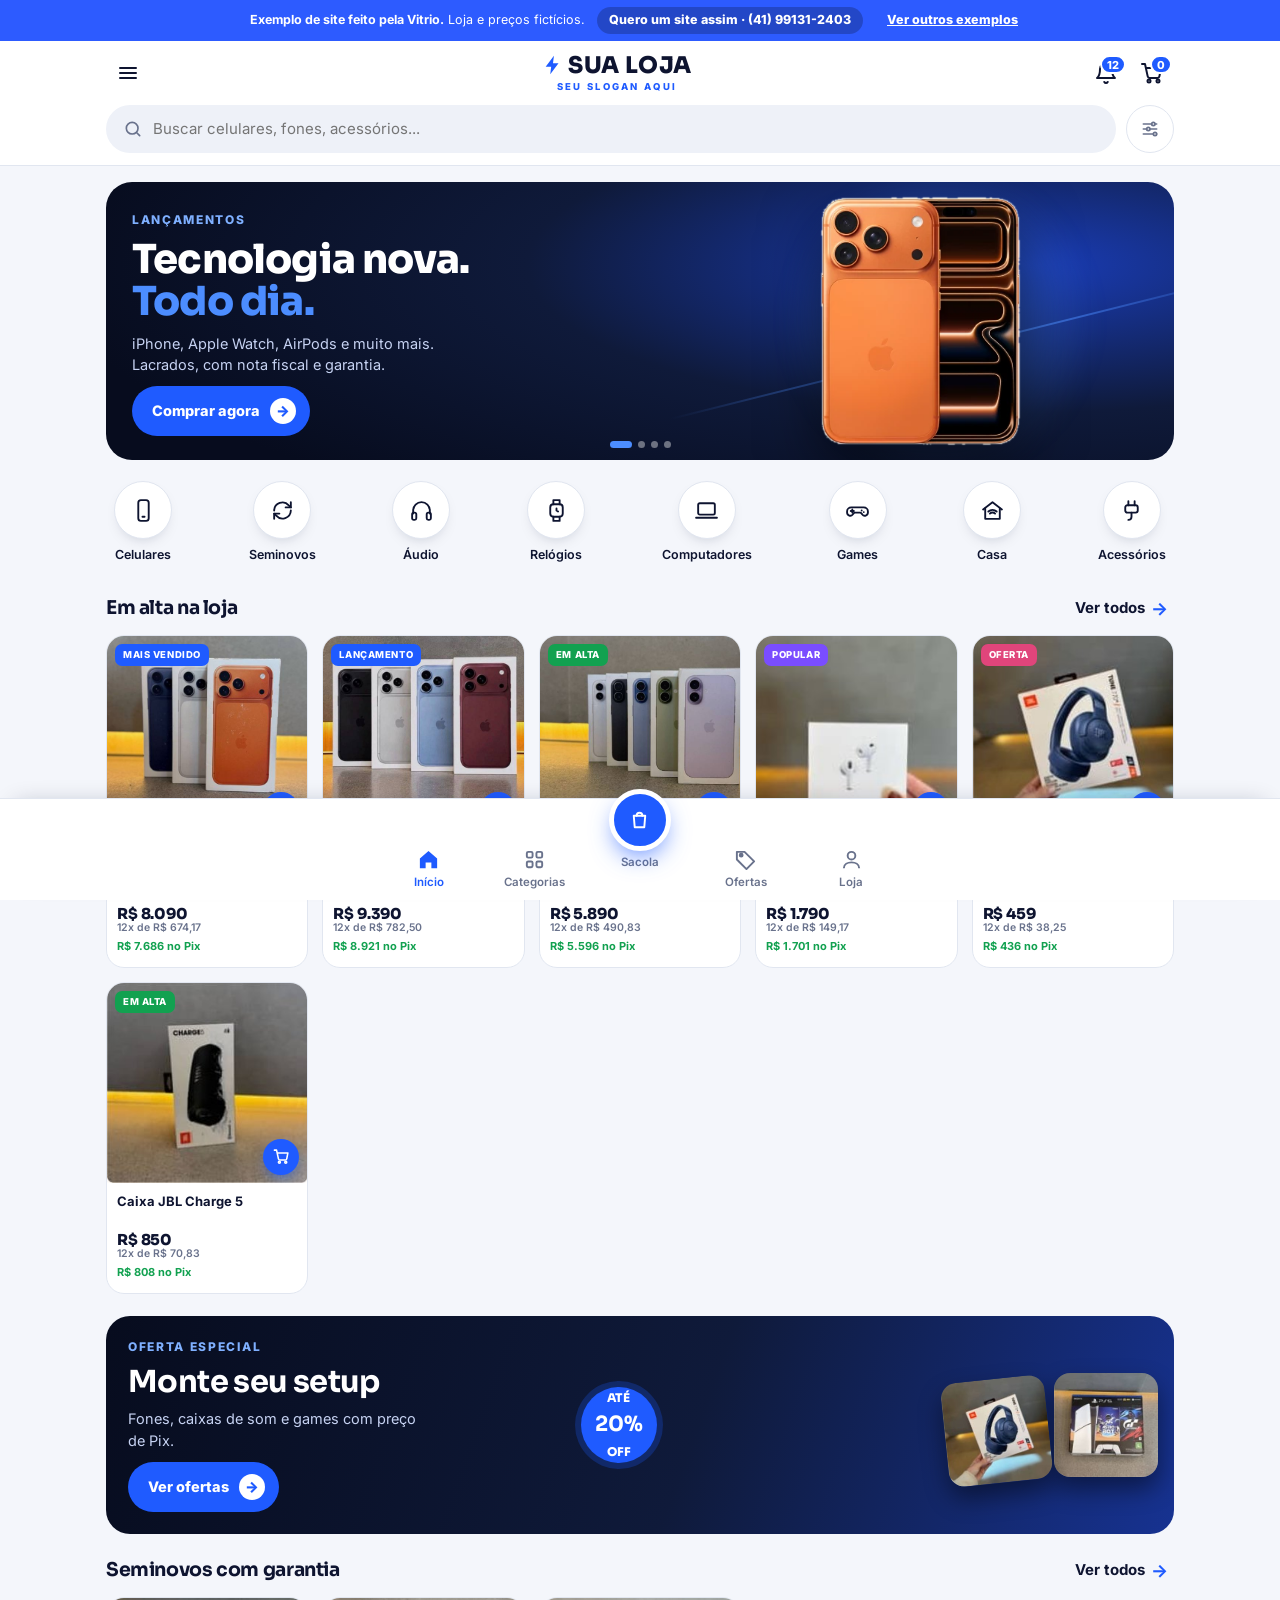
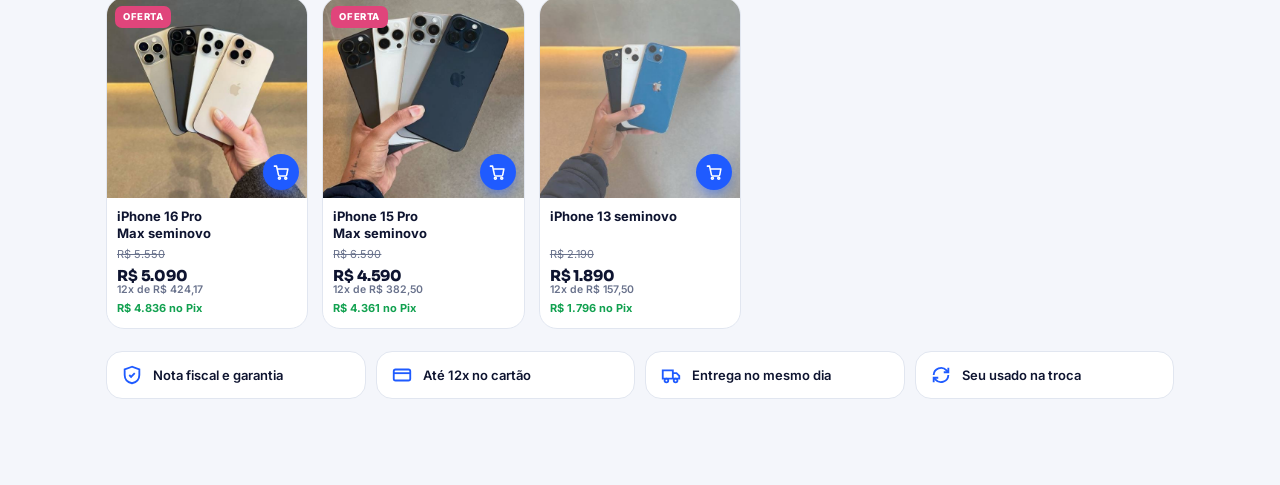
<file: vitrio-site/exemplos/tech/index.html>
<!doctype html>
<html lang="pt-BR">
<head>
<meta charset="utf-8">
<meta name="viewport" content="width=device-width, initial-scale=1, viewport-fit=cover">
<title>Sua Loja</title>
<meta name="description" content="Celulares, áudio, games e acessórios. Pix com desconto, até 12x e pedido direto no WhatsApp.">
<meta name="theme-color" content="#0A1024">
<link rel="preconnect" href="https://fonts.googleapis.com">
<link rel="preconnect" href="https://fonts.gstatic.com" crossorigin>
<link rel="stylesheet" href="https://fonts.googleapis.com/css2?family=Sora:wght@600;700;800&family=Inter:wght@400;500;600;700;800&display=swap">
<style>
/* Estilo App: banner escuro com brilho azul, categorias em ícones redondos, cards compactos e barra de navegação fixa embaixo */
:root{
  --bg:#F4F6FB; --surface:#FFFFFF; --well:#EEF1F8; --ink:#0E1430; --mute:#69728C; --line:#E1E6F0;
  --blue:#1F5BFF; --blue-2:#4C8DFF; --blue-soft:#E4ECFF; --night:#070C1E; --night-2:#0F1A3A;
  --green:#12A150; --pink:#E0457B; --purple:#7A4DFF; --wa:#1FAF5A;
  --f-display:"Sora","Arial Black",system-ui,sans-serif; --f-body:"Inter",system-ui,-apple-system,"Segoe UI",Arial,sans-serif;
  color-scheme:light;
}
@media (prefers-color-scheme:dark){:root:not([data-theme="light"]){--bg:#070B18;--surface:#10172C;--well:#18213C;--ink:#EEF2FF;--mute:#93A0C2;--line:#222C4A;--blue-soft:#16224A;color-scheme:dark}}
:root[data-theme="dark"]{--bg:#070B18;--surface:#10172C;--well:#18213C;--ink:#EEF2FF;--mute:#93A0C2;--line:#222C4A;--blue-soft:#16224A;color-scheme:dark}
*{box-sizing:border-box}
[hidden]{display:none!important}
html{scroll-behavior:smooth}
@media (prefers-reduced-motion:reduce){html{scroll-behavior:auto}*{animation:none!important;transition:none!important}}
body{margin:0;background:var(--bg);color:var(--ink);font-family:var(--f-body);font-size:15px;line-height:1.5;-webkit-font-smoothing:antialiased;overflow-x:hidden;padding-bottom:calc(86px + env(safe-area-inset-bottom,0px))}
body::before{content:"";position:fixed;inset:0 0 auto;height:env(safe-area-inset-top,0px);z-index:60;background:var(--surface)}
button{font:inherit;color:inherit}
a{color:inherit}
img{max-width:100%;display:block}
:focus-visible{outline:3px solid var(--blue);outline-offset:2px;border-radius:10px}
.wrap{max-width:1100px;margin:0 auto;padding-left:max(16px,env(safe-area-inset-left,0px));padding-right:max(16px,env(safe-area-inset-right,0px))}
h1,h2,h3{font-family:var(--f-display);margin:0;letter-spacing:-.02em;text-wrap:balance}

.demo{background:#2D5BFF;color:#fff;font-size:12.5px}
.demo .wrap{display:flex;flex-wrap:wrap;gap:6px 12px;justify-content:center;align-items:center;padding-block:7px;text-align:center}
.demo a{color:#fff;font-weight:800;background:rgba(0,0,0,.22);padding:4px 12px;border-radius:999px;text-decoration:none}

header.top{position:sticky;top:env(safe-area-inset-top,0px);z-index:40;background:var(--surface);border-bottom:1px solid var(--line)}
.bar{display:grid;grid-template-columns:44px 1fr auto;align-items:center;gap:8px;padding-block:10px}
.icon-btn{width:44px;height:44px;border-radius:14px;border:0;background:none;display:grid;place-items:center;cursor:pointer;position:relative;color:var(--ink)}
.icon-btn svg{width:24px;height:24px}
.icon-btn .badge{position:absolute;top:4px;right:2px;min-width:19px;height:19px;padding:0 5px;border-radius:999px;background:var(--blue);color:#fff;font-size:11px;font-weight:800;display:grid;place-items:center;border:2px solid var(--surface)}
.logo{justify-self:center;text-align:center;text-decoration:none;line-height:1}
.logo b{font-family:var(--f-display);font-weight:800;font-size:23px;letter-spacing:.02em;display:inline-flex;align-items:center;gap:4px}
.logo b svg{width:22px;height:22px;color:var(--blue)}
.logo small{display:block;font-size:9.5px;font-weight:800;letter-spacing:.24em;color:var(--blue);margin-top:4px}
.right{display:flex;gap:2px}
.search{display:flex;gap:10px;padding-bottom:12px}
.search label{flex:1;display:flex;align-items:center;gap:10px;background:var(--well);border-radius:999px;padding:0 16px;border:1px solid transparent}
.search label:focus-within{border-color:var(--blue);background:var(--surface)}
.search svg{width:20px;height:20px;color:var(--mute);flex-shrink:0}
.search input{flex:1;min-width:0;border:0;background:none;font:inherit;font-size:15px;padding:12px 0;color:var(--ink);outline:none}
.filter{width:48px;height:48px;border-radius:50%;border:1px solid var(--line);background:var(--surface);display:grid;place-items:center;cursor:pointer;flex-shrink:0;color:var(--ink)}
.filter svg{width:20px;height:20px}

/* Banner */
.hero{margin-top:16px;border-radius:26px;overflow:hidden;position:relative;background:radial-gradient(120% 140% at 85% 30%,#1A3DB8 0%,var(--night-2) 38%,var(--night) 75%);color:#fff;min-height:250px;display:grid;grid-template-columns:1.05fr .95fr;align-items:center}
.hero::before{content:"";position:absolute;right:6%;top:50%;width:340px;height:340px;transform:translateY(-50%);border-radius:50%;background:radial-gradient(circle,rgba(76,141,255,.55),transparent 65%);filter:blur(10px);animation:glow 5s ease-in-out infinite}
.hero::after{content:"";position:absolute;left:52%;right:-10%;top:58%;height:2px;background:linear-gradient(90deg,transparent,#4C8DFF,transparent);transform:rotate(-14deg);opacity:.8}
@keyframes glow{50%{opacity:.6;transform:translateY(-50%) scale(1.08)}}
.slide{position:relative;z-index:2;padding:26px 22px 22px 26px;display:grid;gap:10px}
.slide .kick{font-size:12px;font-weight:800;letter-spacing:.14em;color:#7FB0FF}
.slide h1{font-size:clamp(1.55rem,4.2vw,2.5rem);line-height:1.05;font-weight:800}
.slide h1 span{color:#4C8DFF;display:block}
.slide p{color:#C6D2F2;font-size:14.5px;max-width:34ch;margin:0}
.btn{display:inline-flex;align-items:center;gap:10px;border:0;border-radius:999px;padding:12px 14px 12px 20px;background:var(--blue);color:#fff;font-weight:800;font-size:14.5px;cursor:pointer;text-decoration:none;justify-self:start}
.btn i{width:26px;height:26px;border-radius:50%;background:#fff;color:var(--blue);display:grid;place-items:center;font-style:normal;font-weight:900}
.hero-img{position:relative;z-index:2;height:100%;display:grid;place-items:center;padding:14px}
.hero-img img{max-height:250px;width:auto;filter:drop-shadow(0 24px 30px rgba(0,0,0,.6));animation:flt 6s ease-in-out infinite}
@keyframes flt{50%{transform:translateY(-8px) rotate(-1.5deg)}}
.dots{position:absolute;left:0;right:0;bottom:12px;display:flex;justify-content:center;gap:6px;z-index:3}
.dots i{width:7px;height:7px;border-radius:9px;background:rgba(255,255,255,.4)}
.dots i.on{width:22px;background:#4C8DFF}
@media (max-width:560px){.hero{grid-template-columns:1.15fr .85fr;min-height:230px}.slide{padding:20px 6px 30px 18px}.hero-img img{max-height:200px}.slide p{font-size:13px}}

/* Categorias */
.cats{display:flex;gap:12px;overflow-x:auto;scrollbar-width:none;padding:20px 2px 6px;justify-content:space-between}
.cats::-webkit-scrollbar{display:none}
.cat{flex:0 0 auto;display:grid;justify-items:center;gap:7px;border:0;background:none;cursor:pointer;color:var(--ink);font-size:12.5px;font-weight:600;min-width:64px}
.cat span{width:58px;height:58px;border-radius:50%;background:var(--surface);border:1px solid var(--line);display:grid;place-items:center;box-shadow:0 6px 16px -10px rgba(14,20,48,.35);transition:transform .2s,background .2s}
.cat svg{width:25px;height:25px}
.cat[aria-pressed="true"] span{background:var(--blue);border-color:var(--blue);color:#fff}
.cat:hover span{transform:translateY(-3px)}

.sec-h{display:flex;justify-content:space-between;align-items:center;margin:22px 0 12px}
.sec-h h2{font-size:19px}
.sec-h button{border:0;background:none;color:var(--ink);font-weight:700;cursor:pointer;display:flex;align-items:center;gap:6px}
.sec-h button b{color:var(--blue);font-size:18px}
.grid{display:grid;grid-template-columns:repeat(3,minmax(0,1fr));gap:10px}
@media (min-width:760px){.grid{grid-template-columns:repeat(4,minmax(0,1fr));gap:14px}}
@media (min-width:1000px){.grid{grid-template-columns:repeat(5,minmax(0,1fr))}}
@media (max-width:380px){.grid{grid-template-columns:repeat(2,minmax(0,1fr))}}
.card{background:var(--surface);border:1px solid var(--line);border-radius:18px;overflow:hidden;display:flex;flex-direction:column;cursor:pointer;position:relative;transition:transform .2s,box-shadow .2s;animation:sobe .45s both}
.card:hover{transform:translateY(-3px);box-shadow:0 16px 30px -18px rgba(14,20,48,.45)}
@keyframes sobe{from{opacity:0;transform:translateY(12px)}to{opacity:1;transform:none}}
.card .pic{aspect-ratio:1;background:var(--well);position:relative;overflow:hidden}
.card .pic img{width:100%;height:100%;object-fit:cover;transition:transform .35s}
.card:hover .pic img{transform:scale(1.06)}
.tag{position:absolute;top:8px;left:8px;z-index:2;font-size:9.5px;font-weight:800;letter-spacing:.06em;text-transform:uppercase;color:#fff;padding:4px 8px;border-radius:7px;background:var(--blue)}
.tag.t-em-alta{background:var(--green)}.tag.t-popular{background:var(--purple)}.tag.t-oferta{background:var(--pink)}
.card .body{padding:10px 10px 12px;display:flex;flex-direction:column;gap:4px;flex:1}
.card h3{font-family:var(--f-body);font-weight:700;font-size:13px;line-height:1.3;letter-spacing:0;display:-webkit-box;-webkit-line-clamp:2;-webkit-box-orient:vertical;overflow:hidden;min-height:2.6em}
.card .pix{font-size:11px;color:var(--green);font-weight:700}
.card .row{display:flex;align-items:flex-end;justify-content:space-between;gap:6px;margin-top:auto}
.card .price{font-family:var(--f-display);font-weight:800;font-size:15px;line-height:1.15;letter-spacing:-.01em}
.card .price small{display:block;font-family:var(--f-body);font-weight:600;font-size:10.5px;color:var(--mute);letter-spacing:0}
.card .old{font-size:11px;color:var(--mute);text-decoration:line-through}
.cartb{position:absolute;right:8px;bottom:8px;z-index:2;width:36px;height:36px;box-shadow:0 6px 14px -4px rgba(31,91,255,.7);border-radius:50%;border:0;background:var(--blue);color:#fff;display:grid;place-items:center;cursor:pointer}
.cartb svg{width:17px;height:17px}
.empty{grid-column:1/-1;text-align:center;color:var(--mute);padding:30px 10px;background:var(--surface);border-radius:18px;border:1px dashed var(--line)}
.empty b{display:block;color:var(--ink);font-size:16px;margin-bottom:4px}

.promo{margin-top:22px;border-radius:24px;overflow:hidden;position:relative;background:linear-gradient(110deg,var(--night) 0%,var(--night-2) 55%,#1A3DB8 120%);color:#fff;display:grid;grid-template-columns:1fr auto;align-items:center;min-height:170px}
.promo .slide{padding:22px}
.promo h2{font-size:clamp(1.3rem,4vw,1.9rem);line-height:1.08}
.save{position:absolute;left:48%;top:50%;transform:translate(-50%,-50%);width:76px;height:76px;border-radius:50%;background:var(--blue);display:grid;place-items:center;text-align:center;font-family:var(--f-display);font-weight:800;font-size:12px;line-height:1.1;box-shadow:0 0 0 6px rgba(31,91,255,.25);z-index:3}
.save b{font-size:21px;display:block}
.promo-img{display:flex;gap:6px;padding:16px 16px 16px 0;align-items:flex-end;z-index:2}
.promo-img img{width:104px;height:104px;object-fit:cover;border-radius:16px;box-shadow:0 12px 24px rgba(0,0,0,.45)}
.promo-img img:first-child{transform:rotate(-6deg) translateY(6px)}
@media (max-width:560px){.save{left:auto;right:16px;top:16px;transform:none;width:62px;height:62px;font-size:10px}.save b{font-size:17px}.promo{grid-template-columns:1fr}.promo-img{display:none}}

.trust{display:grid;grid-template-columns:repeat(auto-fit,minmax(150px,1fr));gap:10px;margin-top:22px}
.trust div{background:var(--surface);border:1px solid var(--line);border-radius:16px;padding:12px 14px;display:flex;gap:10px;align-items:center;font-size:13px;font-weight:600}
.trust svg{width:22px;height:22px;color:var(--blue);flex-shrink:0}

/* Barra inferior */
nav.tab{position:fixed;left:0;right:0;bottom:0;z-index:50;background:var(--surface);border-top:1px solid var(--line);padding-bottom:env(safe-area-inset-bottom,0px);box-shadow:0 -8px 24px -16px rgba(14,20,48,.3)}
nav.tab .wrap{display:grid;grid-template-columns:repeat(5,1fr);align-items:end;max-width:560px}
nav.tab button{border:0;background:none;display:grid;justify-items:center;gap:3px;padding:10px 0 9px;font-size:11.5px;font-weight:600;color:var(--mute);cursor:pointer}
nav.tab button svg{width:23px;height:23px}
nav.tab button[aria-current="page"]{color:var(--blue)}
nav.tab .shop{position:relative;top:-20px}
nav.tab .shop span{width:62px;height:62px;border-radius:50%;background:var(--blue);color:#fff;display:grid;place-items:center;box-shadow:0 10px 24px -6px rgba(31,91,255,.7);border:5px solid var(--surface);position:relative}
nav.tab .shop span b{position:absolute;top:-4px;right:-4px;min-width:20px;height:20px;padding:0 5px;border-radius:999px;background:var(--pink);color:#fff;font-size:11px;display:grid;place-items:center;border:2px solid var(--surface)}
nav.tab .shop.bump span{animation:bump .45s}
@keyframes bump{40%{transform:scale(1.18)}}

/* Página de conta/loja */
.panel{background:var(--surface);border:1px solid var(--line);border-radius:20px;padding:18px;display:grid;gap:12px;margin-top:16px}
.panel h2{font-size:20px}
.line{display:flex;gap:12px;align-items:flex-start;font-size:14.5px}
.line svg{width:20px;height:20px;color:var(--blue);flex-shrink:0;margin-top:2px}
.wa-btn{display:flex;justify-content:center;align-items:center;gap:8px;border-radius:14px;padding:14px;background:var(--wa);color:#fff;font-weight:800;text-decoration:none;border:0;cursor:pointer;width:100%}

/* Folha do produto e sacola */
.veil{position:fixed;inset:0;background:rgba(5,9,22,.6);z-index:80;opacity:0;pointer-events:none;transition:opacity .2s}
.veil.on{opacity:1;pointer-events:auto}
.sheet{position:fixed;left:0;right:0;bottom:0;max-height:92vh;overflow:auto;background:var(--surface);z-index:90;border-radius:26px 26px 0 0;transform:translateY(105%);transition:transform .3s cubic-bezier(.2,.8,.2,1)}
.sheet.on{transform:none}
@media (min-width:760px){.sheet{left:50%;right:auto;width:560px;top:50%;bottom:auto;border-radius:26px;transform:translate(-50%,-44%);opacity:0;pointer-events:none;transition:all .25s}.sheet.on{transform:translate(-50%,-50%);opacity:1;pointer-events:auto}}
.sh-pic{position:relative;aspect-ratio:4/3;background:var(--well)}
.sh-pic img{width:100%;height:100%;object-fit:cover}
.x{position:absolute;top:12px;right:12px;width:40px;height:40px;border-radius:50%;border:0;background:rgba(255,255,255,.92);color:#0E1430;font-size:20px;cursor:pointer}
.sh-body{padding:18px 20px;display:grid;gap:12px}
.sh-body h2{font-size:22px}
.sh-body .desc{color:var(--mute);margin:0}
.opts{display:flex;flex-wrap:wrap;gap:8px}
.opt{border:1px solid var(--line);background:var(--bg);border-radius:12px;padding:9px 14px;font-weight:700;cursor:pointer;color:var(--ink)}
.opt[aria-pressed="true"]{border-color:var(--blue);background:var(--blue-soft);box-shadow:inset 0 0 0 1px var(--blue)}
.prices{background:var(--well);border-radius:16px;padding:14px;display:grid;gap:4px}
.prices .big{font-family:var(--f-display);font-weight:800;font-size:26px}
.prices .pixl{color:var(--green);font-weight:800}
.prices small{color:var(--mute)}
.inst{display:grid;grid-template-columns:repeat(3,1fr);gap:6px;margin-top:6px}
.inst span{background:var(--surface);border-radius:10px;padding:8px;text-align:center;font-size:12px;color:var(--mute)}
.inst b{display:block;color:var(--ink);font-size:14px}
.buy{position:sticky;bottom:0;display:flex;gap:10px;padding:14px 20px calc(14px + env(safe-area-inset-bottom,0px));background:var(--surface);border-top:1px solid var(--line)}
.qty{display:flex;align-items:center;border:1px solid var(--line);border-radius:14px}
.qty button{width:44px;height:50px;border:0;background:none;font-size:22px;font-weight:800;color:var(--blue);cursor:pointer}
.qty span{min-width:22px;text-align:center;font-weight:800}
.go{flex:1;display:flex;justify-content:space-between;align-items:center;border:0;border-radius:14px;padding:0 18px;background:var(--blue);color:#fff;font-weight:800;font-size:15.5px;cursor:pointer;text-decoration:none;min-height:50px}
.go.wa{background:var(--wa);justify-content:center}
.drawer{position:fixed;top:0;right:0;bottom:0;width:min(440px,100%);background:var(--surface);z-index:95;transform:translateX(105%);transition:transform .3s cubic-bezier(.2,.8,.2,1);display:flex;flex-direction:column}
.drawer.on{transform:none}
.dr-h{display:flex;justify-content:space-between;align-items:center;padding:calc(16px + env(safe-area-inset-top,0px)) 20px 12px;border-bottom:1px solid var(--line)}
.dr-h h2{font-size:21px}
.dr-h .x{position:static;background:var(--well);color:var(--ink)}
.dr-b{flex:1;overflow:auto;padding:16px 20px;display:grid;gap:14px;align-content:start}
.item{display:grid;grid-template-columns:58px 1fr auto;gap:12px;align-items:center}
.item img{width:58px;height:58px;border-radius:12px;object-fit:cover}
.item b{display:block;font-size:14px}
.item small{display:block;color:var(--mute);font-size:12px}
.item .rm{border:0;background:none;color:var(--mute);text-decoration:underline;cursor:pointer;font-size:12px;padding:0}
.tot{border-top:1px solid var(--line);padding-top:12px;display:grid;gap:6px}
.tot div{display:flex;justify-content:space-between}
.tot .g{font-size:18px;font-weight:800}
.field{display:grid;gap:6px}
.field label{font-size:13px;font-weight:700}
.field input{font:inherit;font-size:15px;padding:12px 14px;border-radius:12px;border:1px solid var(--line);background:var(--bg);color:var(--ink)}
.note{background:var(--blue-soft);border-radius:12px;padding:12px;font-size:13px}
.toast{position:fixed;left:50%;bottom:calc(104px + env(safe-area-inset-bottom,0px));transform:translate(-50%,16px);background:var(--ink);color:var(--bg);padding:11px 18px;border-radius:999px;font-weight:700;font-size:14px;z-index:99;opacity:0;transition:all .25s;pointer-events:none;max-width:calc(100% - 32px);text-align:center}
.toast.on{opacity:1;transform:translate(-50%,0)}
.fly{position:fixed;z-index:120;pointer-events:none;border-radius:14px;object-fit:cover;box-shadow:0 10px 30px rgba(0,0,0,.35)}
</style>
</head>
<body>
<div class="demo" role="note"><div class="wrap"><span><b>Exemplo de site feito pela Vitrio.</b> Loja e preços fictícios.</span><a href="https://wa.me/5541991312403?text=Ol%C3%A1!%20Vi%20o%20exemplo%20estilo%20App%20da%20Vitrio%20e%20quero%20um%20assim%20para%20minha%20loja." target="_blank" rel="noopener">Quero um site assim · (41) 99131-2403</a><a href="../../#exemplos" style="background:transparent;text-decoration:underline">Ver outros exemplos</a></div></div>

<header class="top"><div class="wrap">
  <div class="bar">
    <button class="icon-btn" type="button" data-go="categorias" aria-label="Categorias"><svg viewBox="0 0 24 24" fill="none" stroke="currentColor" stroke-width="2" stroke-linecap="round"><path d="M4 7h16M4 12h16M4 17h16"/></svg></button>
    <a class="logo" href="#" data-go="inicio"><b><svg viewBox="0 0 24 24" fill="currentColor"><path d="M13 2 4 14h6l-1 8 9-12h-6z"/></svg>SUA LOJA</b><small>SEU SLOGAN AQUI</small></a>
    <div class="right">
      <button class="icon-btn" type="button" data-go="ofertas" aria-label="Ofertas"><svg viewBox="0 0 24 24" fill="none" stroke="currentColor" stroke-width="2" stroke-linecap="round" stroke-linejoin="round"><path d="M6 8a6 6 0 0 1 12 0c0 7 3 9 3 9H3s3-2 3-9"/><path d="M10.3 21a1.94 1.94 0 0 0 3.4 0"/></svg><span class="badge" id="nOfertas">0</span></button>
      <button class="icon-btn" type="button" data-cart aria-label="Abrir sacola"><svg viewBox="0 0 24 24" fill="none" stroke="currentColor" stroke-width="2" stroke-linecap="round" stroke-linejoin="round"><circle cx="9" cy="20" r="1.5"/><circle cx="18" cy="20" r="1.5"/><path d="M2 3h3l2.7 12.4a2 2 0 0 0 2 1.6h7.7a2 2 0 0 0 2-1.6L21 7H6"/></svg><span class="badge" id="nCart">0</span></button>
    </div>
  </div>
  <div class="search"><label><svg viewBox="0 0 24 24" fill="none" stroke="currentColor" stroke-width="2" stroke-linecap="round"><circle cx="11" cy="11" r="7"/><path d="m20 20-3.5-3.5"/></svg><input id="busca" type="search" placeholder="Buscar celulares, fones, acessórios..." aria-label="Buscar produto" autocomplete="off"></label>
  <button class="filter" type="button" id="ordem" aria-label="Ordenar por preço" title="Ordenar por preço"><svg viewBox="0 0 24 24" fill="none" stroke="currentColor" stroke-width="2" stroke-linecap="round"><path d="M4 6h10M18 6h2M4 12h4M12 12h8M4 18h12M20 18h0"/><circle cx="16" cy="6" r="2"/><circle cx="10" cy="12" r="2"/><circle cx="18" cy="18" r="2"/></svg></button></div>
</div></header>

<main class="wrap">
  <section data-page="inicio">
    <div class="hero">
      <div class="slide"><span class="kick">LANÇAMENTOS</span><h1>Tecnologia nova.<span>Todo dia.</span></h1><p>iPhone, Apple Watch, AirPods e muito mais. Lacrados, com nota fiscal e garantia.</p><button class="btn" type="button" data-go="categorias">Comprar agora <i>→</i></button></div>
      <div class="hero-img"><img src="img/hero-17pm.png" alt="iPhone 17 Pro Max"></div>
      <div class="dots"><i class="on"></i><i></i><i></i><i></i></div>
    </div>
    <div class="cats" id="cats" role="group" aria-label="Categorias"></div>
    <div class="sec-h"><h2>Em alta na loja</h2><button type="button" data-go="categorias">Ver todos <b>→</b></button></div>
    <div class="grid" id="gridAlta"></div>
    <div class="promo">
      <div class="slide"><span class="kick">OFERTA ESPECIAL</span><h2>Monte seu setup</h2><p>Fones, caixas de som e games com preço de Pix.</p><button class="btn" type="button" data-go="ofertas">Ver ofertas <i>→</i></button></div>
      <div class="save">ATÉ<b>20%</b>OFF</div>
      <div class="promo-img"><img src="img/jbl770-0.jpg" alt=""><img src="img/ps5-0.jpg" alt=""></div>
    </div>
    <div class="sec-h"><h2>Seminovos com garantia</h2><button type="button" data-cat="semi">Ver todos <b>→</b></button></div>
    <div class="grid" id="gridSemi"></div>
    <div class="trust">
      <div><svg viewBox="0 0 24 24" fill="none" stroke="currentColor" stroke-width="2"><path d="M12 3 4 6v6c0 5 3.5 8 8 9 4.5-1 8-4 8-9V6z"/><path d="m9 12 2 2 4-4"/></svg>Nota fiscal e garantia</div>
      <div><svg viewBox="0 0 24 24" fill="none" stroke="currentColor" stroke-width="2"><rect x="3" y="6" width="18" height="12" rx="2"/><path d="M3 10h18"/></svg>Até 12x no cartão</div>
      <div><svg viewBox="0 0 24 24" fill="none" stroke="currentColor" stroke-width="2"><path d="M3 7h11v9H3zM14 10h4l3 3v3h-7"/><circle cx="7" cy="18" r="2"/><circle cx="17" cy="18" r="2"/></svg>Entrega no mesmo dia</div>
      <div><svg viewBox="0 0 24 24" fill="none" stroke="currentColor" stroke-width="2"><path d="M4 12a8 8 0 0 1 14-5l2 2M20 12a8 8 0 0 1-14 5l-2-2"/><path d="M20 4v5h-5M4 20v-5h5"/></svg>Seu usado na troca</div>
    </div>
  </section>

  <section data-page="categorias" hidden>
    <div class="cats" id="cats2" role="group" aria-label="Categorias"></div>
    <div class="sec-h"><h2 id="catTitulo">Todos os produtos</h2><span class="muted" id="catCount" style="color:var(--mute);font-size:13px"></span></div>
    <div class="grid" id="gridCat"></div>
  </section>

  <section data-page="ofertas" hidden>
    <div class="sec-h" style="margin-top:20px"><h2>Ofertas da semana</h2></div>
    <div class="grid" id="gridOfertas"></div>
  </section>

  <section data-page="conta" hidden>
    <div class="panel">
      <h2>Sua Loja</h2>
      <div class="line"><svg viewBox="0 0 24 24" fill="none" stroke="currentColor" stroke-width="2"><path d="M12 21s-7-6.2-7-11a7 7 0 0 1 14 0c0 4.8-7 11-7 11z"/><circle cx="12" cy="10" r="2.5"/></svg><span>Endereço da sua loja</span></div>
      <div class="line"><svg viewBox="0 0 24 24" fill="none" stroke="currentColor" stroke-width="2"><circle cx="12" cy="12" r="9"/><path d="M12 7v5l3 2"/></svg><span>Segunda a sexta, das 9h às 19h · Sábado, das 9h às 14h</span></div>
      <div class="line"><svg viewBox="0 0 24 24" fill="none" stroke="currentColor" stroke-width="2"><rect x="3" y="6" width="18" height="12" rx="2"/><path d="M3 10h18"/></svg><span>Pix com 5% de desconto · Cartão em até 12x · Débito · Seu usado na troca</span></div>
      <a class="wa-btn" href="https://wa.me/?text=Ol%C3%A1%2C%20Sua%20Loja!%20Vim%20pelo%20site%20e%20tenho%20uma%20d%C3%BAvida." target="_blank" rel="noopener">Falar no WhatsApp</a>
    </div>
    <div class="panel">
      <h2>Dúvidas frequentes</h2>
      <div class="line"><b>Os produtos são originais?</b></div><p style="margin:-8px 0 0;color:var(--mute)">Sim. Todos com nota fiscal. Lacrados com garantia do fabricante e seminovos com garantia da loja.</p>
      <div class="line"><b>Entregam em Curitiba?</b></div><p style="margin:-8px 0 0;color:var(--mute)">Sim, por motoboy no mesmo dia para pedidos confirmados até as 16h.</p>
    </div>
  </section>
</main>

<nav class="tab" aria-label="Navegação"><div class="wrap">
  <button type="button" data-go="inicio"><svg viewBox="0 0 24 24" fill="currentColor"><path d="M3 11 12 3l9 8v10h-6v-6H9v6H3z"/></svg>Início</button>
  <button type="button" data-go="categorias"><svg viewBox="0 0 24 24" fill="none" stroke="currentColor" stroke-width="2"><rect x="4" y="4" width="6" height="6" rx="1.5"/><rect x="14" y="4" width="6" height="6" rx="1.5"/><rect x="4" y="14" width="6" height="6" rx="1.5"/><rect x="14" y="14" width="6" height="6" rx="1.5"/></svg>Categorias</button>
  <button type="button" class="shop" data-cart id="shopBtn"><span><svg viewBox="0 0 24 24" fill="none" stroke="currentColor" stroke-width="2" stroke-linecap="round" stroke-linejoin="round" width="26" height="26"><path d="M6 8h12l-1 12H7z"/><path d="M9 8a3 3 0 0 1 6 0"/></svg><b id="nCart2" hidden>0</b></span>Sacola</button>
  <button type="button" data-go="ofertas"><svg viewBox="0 0 24 24" fill="none" stroke="currentColor" stroke-width="2" stroke-linejoin="round"><path d="M3 12V4h8l10 10-8 8z"/><circle cx="7.5" cy="7.5" r="1.5" fill="currentColor"/></svg>Ofertas</button>
  <button type="button" data-go="conta"><svg viewBox="0 0 24 24" fill="none" stroke="currentColor" stroke-width="2"><circle cx="12" cy="8" r="4"/><path d="M4 21c0-4 4-6 8-6s8 2 8 6"/></svg>Loja</button>
</div></nav>

<div class="veil" id="veil"></div>
<div class="sheet" id="sheet" role="dialog" aria-modal="true" aria-label="Produto"></div>
<aside class="drawer" id="drawer" aria-label="Sacola"><div class="dr-h"><h2>Sua sacola</h2><button class="x" type="button" data-close aria-label="Fechar">×</button></div><div class="dr-b" id="drB"></div></aside>
<div class="toast" id="toast" role="status"></div>

<script>
const PIX=0.05, PARC=12;
const ICON={
 celulares:'<rect x="7" y="2" width="10" height="20" rx="2.5"/><path d="M11 18h2"/>',
 semi:'<path d="M4 12a8 8 0 0 1 14-5l2 2M20 12a8 8 0 0 1-14 5l-2-2"/><path d="M20 4v5h-5M4 20v-5h5"/>',
 audio:'<path d="M4 15v-3a8 8 0 0 1 16 0v3"/><rect x="3" y="14" width="4" height="7" rx="1.5"/><rect x="17" y="14" width="4" height="7" rx="1.5"/>',
 watch:'<rect x="6" y="6" width="12" height="12" rx="3"/><path d="M9 6V2h6v4M9 18v4h6v-4M12 10v2l1.5 1"/>',
 computadores:'<rect x="4" y="5" width="16" height="11" rx="1.5"/><path d="M2 19h20"/>',
 games:'<path d="M6 9h12a4 4 0 0 1 4 4v1a3 3 0 0 1-5.4 1.8L15 14H9l-1.6 1.8A3 3 0 0 1 2 14v-1a4 4 0 0 1 4-4z"/><path d="M7 11v3M5.5 12.5h3M16 12h.01M18 13.5h.01"/>',
 casa:'<path d="M3 11 12 4l9 7"/><path d="M5 10v10h14V10"/><path d="M9.5 15a3.5 3.5 0 0 1 5 0M8 13a6 6 0 0 1 8 0"/>',
 acessorios:'<path d="M9 7V3M15 7V3"/><rect x="6" y="7" width="12" height="7" rx="2"/><path d="M12 14v4a3 3 0 0 1-3 3"/>'
};
const CATS=[["celulares","Celulares"],["semi","Seminovos"],["audio","Áudio"],["watch","Relógios"],["computadores","Computadores"],["games","Games"],["casa","Casa"],["acessorios","Acessórios"]];
const P=[
 {id:"17pm",cat:"celulares",nome:"iPhone 17 Pro Max",img:"n17pm-0",v:[["256 GB",8090,10290],["512 GB",8790,10890]],tag:"Mais vendido",desc:"Lacrado, com nota fiscal e 1 ano de garantia Apple. Acompanha cabo, caixa e manual."},
 {id:"18pm",cat:"celulares",nome:"iPhone 18 Pro Max",img:"n18pm-0",v:[["256 GB",9390,11690],["512 GB",11090,13090]],tag:"Lançamento",desc:"Lacrado, com nota fiscal e 1 ano de garantia Apple."},
 {id:"17",cat:"celulares",nome:"iPhone 17",img:"n17-0",v:[["256 GB",5890,6390]],tag:"Em alta",desc:"Lacrado, com nota fiscal e 1 ano de garantia Apple."},
 {id:"air",cat:"celulares",nome:"iPhone Air",img:"nair-0",v:[["256 GB",6190,0]],desc:"O iPhone mais fino. Lacrado, com nota fiscal e garantia Apple."},
 {id:"16",cat:"celulares",nome:"iPhone 16",img:"n16-0",v:[["128 GB",4990,0]],desc:"Lacrado, com nota fiscal e 1 ano de garantia Apple."},
 {id:"s16pm",cat:"semi",nome:"iPhone 16 Pro Max seminovo",img:"s16pm-0",v:[["256 GB",5090,5550],["512 GB",5290,6999]],tag:"Oferta",desc:"Revisado, com 3 meses de garantia. Cabo e fonte de brinde."},
 {id:"s15pm",cat:"semi",nome:"iPhone 15 Pro Max seminovo",img:"s15pm-0",v:[["256 GB",4590,6590]],tag:"Oferta",desc:"Revisado, com 3 meses de garantia. Cabo e fonte de brinde."},
 {id:"s13",cat:"semi",nome:"iPhone 13 seminovo",img:"s13-0",v:[["128 GB",1890,2190],["256 GB",2290,2690]],desc:"Revisado, com 3 meses de garantia. Cabo e fonte de brinde."},
 {id:"app3",cat:"audio",nome:"AirPods Pro 3",img:"app3-0",v:[["Única",1790,0]],tag:"Popular",desc:"Cancelamento de ruído. Lacrado, com 1 ano de garantia Apple."},
 {id:"ap4",cat:"audio",nome:"AirPods 4",img:"ap4-0",v:[["Padrão",999,0],["Com cancelamento",1290,0]],desc:"Lacrado, com 1 ano de garantia Apple."},
 {id:"jbl770",cat:"audio",nome:"Fone JBL Tune 770NC",img:"jbl770-0",v:[["Única",459,559]],tag:"Oferta",desc:"Sem fio, com cancelamento de ruído e até 70 horas de bateria."},
 {id:"charge5",cat:"audio",nome:"Caixa JBL Charge 5",img:"charge5-0",v:[["Única",850,0]],tag:"Em alta",desc:"À prova d'água, 20 horas de bateria e carrega o celular."},
 {id:"flip6",cat:"audio",nome:"Caixa JBL Flip 6",img:"flip6-0",v:[["Única",520,660]],tag:"Oferta",desc:"Som potente e à prova d'água."},
 {id:"w11",cat:"watch",nome:"Apple Watch Series 11",img:"w11-0",v:[["42 mm",2590,3490]],tag:"Oferta",desc:"Lacrado, com 1 ano de garantia Apple."},
 {id:"wu3",cat:"watch",nome:"Apple Watch Ultra 3",img:"wu3n-0",v:[["49 mm",4790,5290]],desc:"Titânio, GPS e celular. Lacrado, com garantia Apple."},
 {id:"mba",cat:"computadores",nome:"MacBook Air M5 13\"",img:"mbam5n-0",v:[["512 GB",8790,0]],tag:"Popular",desc:"Lacrado, com 1 ano de garantia Apple."},
 {id:"ipad",cat:"computadores",nome:"iPad 11\" A16",img:"ipa16-0",v:[["128 GB",3190,0]],desc:"Lacrado, com 1 ano de garantia Apple."},
 {id:"pencil",cat:"computadores",nome:"Apple Pencil Pro",img:"penpro-0",v:[["Única",999,0]],desc:"Lacrado, com 1 ano de garantia Apple."},
 {id:"ps5",cat:"games",nome:"PlayStation 5 Digital",img:"ps5-0",v:[["825 GB",4590,4990]],tag:"Oferta",desc:"Lacrado, com nota fiscal e 1 ano de garantia."},
 {id:"echo",cat:"casa",nome:"Echo Dot 5 (Alexa)",img:"echo-1",v:[["Única",380,0]],tag:"Em alta",desc:"Assistente de voz para a casa inteligente."},
 {id:"ind",cat:"acessorios",nome:"Carregador 3 em 1 por indução",img:"ind-1",v:[["Única",159,219]],tag:"Oferta",desc:"Carrega celular, AirPods e Apple Watch ao mesmo tempo."},
 {id:"fonte",cat:"acessorios",nome:"Fonte USB-C 35W Apple",img:"fonte-1",v:[["Única",279,0]],desc:"Original Apple, com 1 ano de garantia."},
 {id:"cabo",cat:"acessorios",nome:"Cabo USB-C Apple",img:"cabcc-0",v:[["1 m",199,0],["2 m",299,0]],desc:"Original Apple, com 1 ano de garantia."},
 {id:"airtag",cat:"acessorios",nome:"AirTag",img:"airtag-0",v:[["1 unidade",189,0]],tag:"Popular",desc:"Localize chaves, malas e bolsas pelo iPhone."}
];
const $=s=>document.querySelector(s);
const brl=v=>v.toLocaleString("pt-BR",{style:"currency",currency:"BRL"});
const brl0=v=>v.toLocaleString("pt-BR",{style:"currency",currency:"BRL",maximumFractionDigits:0});
const esc=t=>String(t).replace(/[&<>"]/g,c=>({"&":"&amp;","<":"&lt;",">":"&gt;",'"':"&quot;"}[c]));
const byId=id=>P.find(p=>p.id===id);
const slug=t=>String(t).toLowerCase().normalize("NFD").replace(/[̀-ͯ]/g,"").replace(/\s+/g,"-");
const st={cat:null,q:"",ordem:0};
let cart=[];try{cart=JSON.parse(localStorage.getItem("nexo-cart")||"[]").filter(i=>byId(i.id))}catch(e){}
const save=()=>{try{localStorage.setItem("nexo-cart",JSON.stringify(cart))}catch(e){}};

function card(p,i){const [l,v,de]=p.v[0];
  return `<article class="card" data-id="${p.id}" style="animation-delay:${Math.min(i,10)*40}ms" tabindex="0" role="button" aria-label="${esc(p.nome)}">
  <div class="pic">${p.tag?`<span class="tag t-${slug(p.tag)}">${esc(p.tag)}</span>`:""}<img src="img/${p.img}.jpg" alt="" loading="lazy"><button class="cartb" type="button" data-quick="${p.id}" aria-label="Adicionar ${esc(p.nome)} à sacola"><svg viewBox="0 0 24 24" fill="none" stroke="currentColor" stroke-width="2.2" stroke-linecap="round" stroke-linejoin="round"><circle cx="9" cy="20" r="1.4"/><circle cx="18" cy="20" r="1.4"/><path d="M2 3h3l2.7 12.4a2 2 0 0 0 2 1.6h7.7a2 2 0 0 0 2-1.6L21 7H6"/></svg></button></div>
  <div class="body"><h3>${esc(p.nome)}</h3>${de?`<span class="old">${brl0(de)}</span>`:""}
  <div class="row"><span class="price">${brl0(v)}<small>${PARC}x de ${brl(v/PARC)}</small></span></div>
  <span class="pix">${brl0(v*(1-PIX))} no Pix</span></div></article>`}
const grid=(el,list,vazio)=>{$(el).innerHTML=list.length?list.map(card).join(""):`<div class="empty"><b>${vazio||"Nada por aqui"}</b>Fale com a loja no WhatsApp: pode ter chegado e ainda não estar no site.</div>`};
const catsHTML=sel=>CATS.map(([k,n])=>`<button type="button" class="cat" data-cat="${k}" aria-pressed="${k===sel}"><span><svg viewBox="0 0 24 24" fill="none" stroke="currentColor" stroke-width="1.8" stroke-linecap="round" stroke-linejoin="round">${ICON[k]}</svg></span>${n}</button>`).join("");

function renderHome(){
  $("#cats").innerHTML=catsHTML(null);
  grid("#gridAlta",P.filter(p=>p.tag&&p.cat!=="semi").slice(0,6));
  grid("#gridSemi",P.filter(p=>p.cat==="semi"));
  const of=P.filter(p=>p.v.some(x=>x[2])); grid("#gridOfertas",of); $("#nOfertas").textContent=of.length;
}
function renderCat(){
  $("#cats2").innerHTML=catsHTML(st.cat);
  const q=slug(st.q.trim());
  let list=P.filter(p=>(!st.cat||p.cat===st.cat)&&(!q||slug(p.nome+" "+p.desc+" "+p.v.map(x=>x[0]).join(" ")).includes(q)));
  if(st.ordem) list=[...list].sort((a,b)=>(a.v[0][1]-b.v[0][1])*st.ordem);
  $("#catTitulo").textContent=st.q.trim()?`Resultados para “${st.q.trim()}”`:st.cat?CATS.find(c=>c[0]===st.cat)[1]:"Todos os produtos";
  $("#catCount").textContent=`${list.length} produto${list.length===1?"":"s"}${st.ordem?st.ordem>0?" · menor preço":" · maior preço":""}`;
  grid("#gridCat",list,`Nenhum produto para “${esc(st.q.trim())}”`);
}

/* Páginas */
function ir(pg){
  document.querySelectorAll("main > [data-page]").forEach(s=>s.hidden=s.dataset.page!==pg);
  document.querySelectorAll("nav.tab [data-go]").forEach(b=>b.dataset.go===pg?b.setAttribute("aria-current","page"):b.removeAttribute("aria-current"));
  if(pg==="categorias") renderCat();
  window.scrollTo(0,0);
}
document.addEventListener("click",e=>{
  const g=e.target.closest("[data-go]"); if(g){e.preventDefault();if(g.dataset.go==="categorias"&&!g.closest(".cats")){/* mantém filtro */}ir(g.dataset.go);return}
  const c=e.target.closest("[data-cat]"); if(c){st.cat=st.cat===c.dataset.cat&&c.closest("#cats2")?null:c.dataset.cat;st.q="";$("#busca").value="";ir("categorias");return}
  const q=e.target.closest("[data-quick]"); if(q){e.stopPropagation();add(q.dataset.quick,0,1,q);return}
  const k=e.target.closest(".card"); if(k){abrir(k.dataset.id);return}
  if(e.target.closest("[data-cart]")){abrirSacola();return}
  if(e.target.closest("[data-close]")||e.target.id==="veil"){fechar();return}
});
document.addEventListener("keydown",e=>{if(e.key==="Escape")fechar();if((e.key==="Enter"||e.key===" ")&&e.target.classList?.contains("card")){e.preventDefault();abrir(e.target.dataset.id)}});
$("#busca").addEventListener("input",e=>{st.q=e.target.value;if(document.querySelector('[data-page="categorias"]').hidden)ir("categorias");else renderCat()});
$("#ordem").onclick=()=>{st.ordem=st.ordem===0?1:st.ordem===1?-1:0;ir("categorias")};

/* Produto */
let cur=null;
function abrir(id){cur={p:byId(id),v:0,q:1};desenha();$("#sheet").classList.add("on");$("#veil").classList.add("on")}
function desenha(){const p=cur.p,[l,v,de]=p.v[cur.v];
  $("#sheet").innerHTML=`<div class="sh-pic"><img src="img/${p.img}.jpg" alt="${esc(p.nome)}"><button class="x" type="button" data-close aria-label="Fechar">×</button></div>
  <div class="sh-body"><h2>${esc(p.nome)}</h2><p class="desc">${esc(p.desc)}</p>
  ${p.v.length>1?`<div class="opts">${p.v.map((x,i)=>`<button type="button" class="opt" data-v="${i}" aria-pressed="${i===cur.v}">${esc(x[0])}</button>`).join("")}</div>`:""}
  <div class="prices">${de?`<small style="text-decoration:line-through">${brl(de)}</small>`:""}<span class="big">${brl(v)}</span><span class="pixl">${brl(v*(1-PIX))} no Pix (5% off)</span>
  <div class="inst">${[3,6,12].map(n=>`<span><b>${n}x</b>${brl(v/n)}</span>`).join("")}</div></div></div>
  <div class="buy"><div class="qty"><button type="button" data-q="-1" aria-label="Menos">−</button><span>${cur.q}</span><button type="button" data-q="1" aria-label="Mais">+</button></div><button class="go" type="button" data-add><span>Adicionar</span><span>${brl(v*cur.q)}</span></button></div>`}
$("#sheet").addEventListener("click",e=>{
  const v=e.target.closest("[data-v]"),q=e.target.closest("[data-q]");
  if(v){cur.v=+v.dataset.v;desenha()}
  if(q){cur.q=Math.max(1,cur.q+ +q.dataset.q);desenha()}
  if(e.target.closest("[data-add]")){add(cur.p.id,cur.v,cur.q,$("#sheet .sh-pic"));fechar()}
});
function add(id,vi,q,src){
  const ex=cart.find(i=>i.id===id&&i.v===vi); if(ex) ex.q+=q; else cart.push({id,v:vi,q});
  save();contar();const p=byId(id);toast(`${p.nome} na sacola`);voa(src,p);
}
function voa(src,p){
  if(matchMedia("(prefers-reduced-motion: reduce)").matches||!src)return;
  const from=(src.closest(".card")||src).querySelector("img")||src.querySelector?.("img"); if(!from)return;
  const a=from.getBoundingClientRect(), b=$("#shopBtn span").getBoundingClientRect();
  const im=document.createElement("img");im.src=`img/${p.img}.jpg`;im.className="fly";Object.assign(im.style,{left:a.left+"px",top:a.top+"px",width:a.width+"px",height:a.height+"px"});document.body.appendChild(im);
  const dx=b.left+b.width/2-(a.left+a.width/2),dy=b.top+b.height/2-(a.top+a.height/2);
  im.animate([{transform:"none",opacity:1},{transform:`translate(${dx*.5}px,${dy*.5-90}px) scale(.45)`,opacity:.9},{transform:`translate(${dx}px,${dy}px) scale(.08)`,opacity:.2}],{duration:720,easing:"cubic-bezier(.5,0,.3,1)"}).onfinish=()=>{im.remove();const s=$("#shopBtn");s.classList.remove("bump");void s.offsetWidth;s.classList.add("bump")};
}
function contar(){const n=cart.reduce((t,i)=>t+i.q,0);$("#nCart").textContent=n;$("#nCart2").textContent=n;$("#nCart2").hidden=!n}

/* Sacola */
const pr=i=>byId(i.id).v[i.v][1]*i.q;
const ent={tipo:"Retirar na loja",pag:"Pix"};
function abrirSacola(){desenhaSacola();$("#drawer").classList.add("on");$("#veil").classList.add("on")}
function desenhaSacola(){
  if(!cart.length){$("#drB").innerHTML=`<div class="empty"><b>Sua sacola está vazia</b>Toque em um produto para adicionar.</div>`;return}
  const sub=cart.reduce((t,i)=>t+pr(i),0), tot=ent.pag==="Pix"?sub*(1-PIX):sub, frete=ent.tipo==="Motoboy"?15:0;
  $("#drB").innerHTML=cart.map((i,k)=>{const p=byId(i.id);return `<div class="item"><img src="img/${p.img}.jpg" alt=""><div><b>${i.q}x ${esc(p.nome)}</b>${p.v[i.v][0]!=="Única"?`<small>${esc(p.v[i.v][0])}</small>`:""}<button class="rm" type="button" data-rm="${k}">remover</button></div><b>${brl(pr(i))}</b></div>`}).join("")+
  `<div class="field"><label>Como você quer receber?</label><div class="opts">${["Retirar na loja","Motoboy"].map(t=>`<button type="button" class="opt" data-ent="${t}" aria-pressed="${t===ent.tipo}">${t}${t==="Motoboy"?" · R$ 15":""}</button>`).join("")}</div></div>
  <div class="field"><label>Pagamento</label><div class="opts">${["Pix","Cartão em até 12x","Débito"].map(t=>`<button type="button" class="opt" data-pag="${t}" aria-pressed="${t===ent.pag}">${t}</button>`).join("")}</div></div>
  <div class="tot"><div><span>Produtos</span><span>${brl(sub)}</span></div>${ent.pag==="Pix"?`<div style="color:var(--green);font-weight:700"><span>Desconto Pix (5%)</span><span>−${brl(sub*PIX)}</span></div>`:""}<div><span>Entrega</span><span>${frete?brl(frete):"grátis"}</span></div><div class="g"><span>Total</span><span>${brl(tot+frete)}</span></div>${ent.pag.startsWith("Cartão")?`<div style="color:var(--mute)"><span></span><span>12x de ${brl((tot+frete)/12)}</span></div>`:""}</div>
  <div class="field"><label for="nome">Seu nome</label><input id="nome" placeholder="Como podemos te chamar?"></div>
  <a class="go wa" id="enviar" href="#" target="_blank" rel="noopener">Enviar pedido pelo WhatsApp</a>
  <p class="note">Neste exemplo, o WhatsApp abre para você escolher o contato. No site da sua loja, o pedido vai direto para o número da loja.</p>`;
  link();
}
function link(){
  const a=$("#enviar");if(!a)return;const sub=cart.reduce((t,i)=>t+pr(i),0),frete=ent.tipo==="Motoboy"?15:0,tot=(ent.pag==="Pix"?sub*(1-PIX):sub)+frete;
  let m="Olá, Sua Loja! Quero fazer um pedido:\n\n"+cart.map(i=>{const p=byId(i.id);return `• ${i.q}x ${p.nome}${p.v[i.v][0]!=="Única"?" "+p.v[i.v][0]:""} — ${brl(pr(i))}`}).join("\n")+`\n\nTotal: ${brl(tot)}\nEntrega: ${ent.tipo}\nPagamento: ${ent.pag}`;
  const n=$("#nome");if(n&&n.value.trim())m+=`\nNome: ${n.value.trim()}`;a.href="https://wa.me/?text="+encodeURIComponent(m);
}
function registrarPedido(o){try{const K="vitrio-pedidos",a=JSON.parse(localStorage.getItem(K)||"[]");const n=Math.max(1042,...a.map(p=>+String(p.id).replace(/\D/g,"")||0))+1;a.push(Object.assign({id:"P"+n,em:Date.now(),status:"novo"},o));localStorage.setItem(K,JSON.stringify(a))}catch(e){}}
document.addEventListener("click",e=>{if(!e.target.closest("#enviar"))return;const sub=cart.reduce((t,i)=>t+pr(i),0),frete=ent.tipo==="Motoboy"?15:0;registrarPedido({loja:"Sua Loja (eletrônicos)",cliente:($("#nome")?.value||"").trim()||"Cliente do site",itens:cart.map(i=>{const p=byId(i.id);return{q:i.q,nome:p.nome+(p.v[i.v][0]!=="Única"?" "+p.v[i.v][0]:""),preco:pr(i)}}),total:(ent.pag==="Pix"?sub*(1-PIX):sub)+frete,entrega:ent.tipo,pagamento:ent.pag})},true);
$("#drB").addEventListener("input",link);
$("#drB").addEventListener("click",e=>{const r=e.target.closest("[data-rm]"),t=e.target.closest("[data-ent]"),g=e.target.closest("[data-pag]");const nm=$("#nome")?.value;
  if(r){cart.splice(+r.dataset.rm,1);save();contar()} if(t)ent.tipo=t.dataset.ent; if(g)ent.pag=g.dataset.pag;
  if(r||t||g){desenhaSacola();if(nm&&$("#nome")){$("#nome").value=nm;link()}}});
function fechar(){$("#sheet").classList.remove("on");$("#drawer").classList.remove("on");$("#veil").classList.remove("on")}
let tt;function toast(m){const t=$("#toast");t.textContent=m;t.classList.add("on");clearTimeout(tt);tt=setTimeout(()=>t.classList.remove("on"),1700)}

/* Banner: troca o destaque a cada 4 s */
const SL=[["LANÇAMENTOS","Tecnologia nova.","Todo dia.","iPhone, Apple Watch, AirPods e muito mais. Lacrados, com nota fiscal e garantia.","hero-17pm.png"],["SEMINOVOS","iPhone Pro","com garantia.","Revisados, com 3 meses de garantia e até 30% mais baratos.","s16pm-0.jpg"],["ÁUDIO","Som de verdade.","Sem fio.","AirPods, fones JBL e caixas de som com preço de Pix.","app3-0.jpg"],["TROCA","Seu usado","vale desconto.","Traga seu aparelho e pague a diferença em até 12x.","s15pm-0.jpg"]];
let si=0;setInterval(()=>{if(document.hidden||matchMedia("(prefers-reduced-motion: reduce)").matches)return;si=(si+1)%SL.length;const [k,a,b,t,img]=SL[si];
  const s=$(".hero .slide");s.animate([{opacity:1},{opacity:0}],{duration:200}).onfinish=()=>{s.querySelector(".kick").textContent=k;s.querySelector("h1").innerHTML=`${a}<span>${b}</span>`;s.querySelector("p").textContent=t;const im=$(".hero-img img");im.src="img/"+img;im.style.borderRadius=img.endsWith(".png")?"0":"20px";im.style.maxHeight=img.endsWith(".png")?"":"190px";s.animate([{opacity:0},{opacity:1}],{duration:300})};
  document.querySelectorAll(".dots i").forEach((d,i)=>d.classList.toggle("on",i===si))},4000);

renderHome();contar();ir("inicio");
</script>
</body>
</html>
</file>
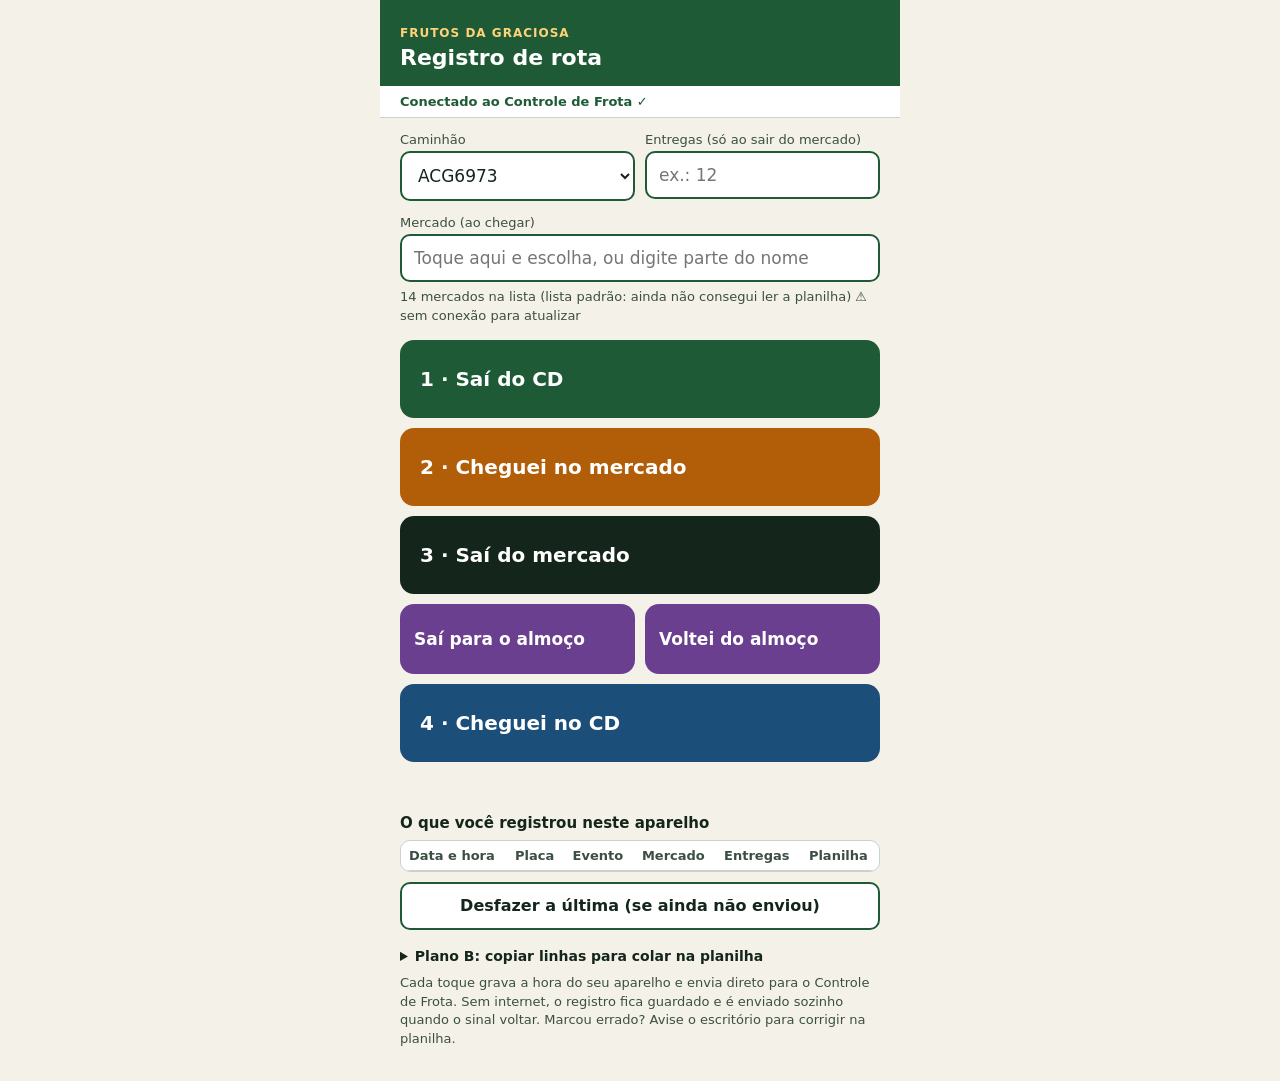
<file: index_.html>
<!doctype html>
<html lang="pt-BR">
<head>
<meta charset="utf-8">
<meta name="viewport" content="width=device-width, initial-scale=1, viewport-fit=cover">
<title>Formulário do motorista</title>
<style>
:root{box-sizing:border-box;padding-top:env(safe-area-inset-top,0px);padding-bottom:env(safe-area-inset-bottom,0px);
--bg:#F4F1E8;--card:#FFFFFF;--ink:#14261B;--mute:#3C4F43;--line:#C9D3CC;--g:#1E5A36;--o:#B25E09;--k:#14261B;--b:#1B4F7A;--l:#6B3F8F;--gold:#FFD27A;--err:#B3261E}
@media (prefers-color-scheme:dark){:root:not([data-theme="light"]){color-scheme:dark;--bg:#0D1712;--card:#16241C;--ink:#E8F0EA;--mute:#A9BBB0;--line:#2C4234;--g:#2E7D4B;--o:#C7701A;--k:#32503D;--b:#2A6AA0;--l:#7E52A3;--err:#F2B8B5}}
html{scroll-padding-top:env(safe-area-inset-top,0px)}
body{margin:0;background:var(--bg);color:var(--ink);font-family:system-ui,-apple-system,"Segoe UI",Arial,sans-serif}
.wrap{max-width:520px;margin:0 auto;padding:0 0 32px}
header{background:#1E5A36;color:#fff;padding:22px 20px 16px}
header small{color:var(--gold);font-weight:700;letter-spacing:1px;font-size:12px}
header h1{margin:4px 0 0;font-size:22px}
#conn{margin:0;padding:8px 20px;font-size:13px;font-weight:700;background:var(--card);border-bottom:1px solid var(--line);color:var(--mute)}
#conn.ok{color:var(--g)}#conn.warn{color:var(--o)}#conn.bad{color:var(--err)}
.sec{padding:14px 20px 0}
label{display:block;font-size:13px;color:var(--mute);margin:0 0 4px}
select,input{width:100%;box-sizing:border-box;font:inherit;font-size:17px;padding:12px;border:2px solid var(--g);border-radius:10px;background:var(--card);color:var(--ink)}
.row{display:flex;gap:10px}.row>div{flex:1}
#sug{display:none;margin-top:6px;max-height:280px;overflow:auto;border:2px solid var(--g);border-radius:10px;background:var(--card)}
#sug button{display:block;width:100%;text-align:left;padding:14px;font:inherit;font-size:17px;border:0;border-bottom:1px solid var(--line);background:transparent;color:var(--ink);cursor:pointer}
.btns{display:grid;gap:10px;padding:14px 20px 0}
.btns button{height:78px;border:0;border-radius:14px;color:#fff;font:inherit;font-size:20px;font-weight:700;text-align:left;padding:0 20px;cursor:pointer}
.btns button:disabled{opacity:.55}
.pair{display:grid;grid-template-columns:1fr 1fr;gap:10px}
.pair button{height:70px;font-size:17px;padding:0 14px}
.b1{background:var(--g)}.b2{background:var(--o)}.b3{background:var(--k)}.b4{background:var(--b)}.b5{background:var(--l)}
#msg{min-height:22px;padding:8px 20px 0;font-size:14px;color:var(--o);font-weight:700}
h2{font-size:15px;margin:22px 20px 8px}
.log{margin:0 20px;border:1px solid var(--line);border-radius:10px;overflow-x:auto;background:var(--card)}
table{border-collapse:collapse;width:100%;font-size:13px}
th,td{padding:7px 8px;text-align:left;white-space:nowrap;border-bottom:1px solid var(--line)}
th{color:var(--mute);font-weight:600}
.s-ok{color:var(--g);font-weight:700}.s-p{color:var(--o);font-weight:700}.s-err{color:var(--err);font-weight:700}
textarea{width:calc(100% - 40px);margin:0 20px;box-sizing:border-box;height:110px;font:12px/1.4 ui-monospace,Consolas,monospace;padding:10px;border:1px solid var(--line);border-radius:10px;background:var(--card);color:var(--ink)}
details{margin:18px 20px 0}summary{cursor:pointer;font-size:14px;font-weight:700}
.act{display:flex;gap:10px;padding:10px 0 0;flex-wrap:wrap}
.act button{flex:1;min-width:140px;height:48px;border-radius:10px;border:2px solid var(--g);background:var(--card);color:var(--ink);font:inherit;font-weight:700;cursor:pointer}
.note{padding:10px 20px 0;font-size:13px;color:var(--mute);line-height:1.45}
</style>
</head>
<body>
<div class="wrap">
<header><small>FRUTOS DA GRACIOSA</small><h1>Registro de rota</h1></header>
<p id="conn" role="status"></p>
<div class="sec"><div class="row">
<div><label for="placa">Caminhão</label><select id="placa"></select></div>
<div><label for="ent">Entregas (só ao sair do mercado)</label><input id="ent" type="number" inputmode="numeric" min="0" placeholder="ex.: 12"></div>
</div></div>
<div class="sec"><label for="merc">Mercado (ao chegar)</label><input id="merc" placeholder="Toque aqui e escolha, ou digite parte do nome" autocomplete="off"><div id="sug" role="listbox"></div><div id="cnt" class="note" style="padding:6px 0 0"></div></div>
<div class="btns">
<button class="b1" data-ev="SAIDA_CD">1 · Saí do CD</button>
<button class="b2" data-ev="CHEGADA_MERCADO">2 · Cheguei no mercado</button>
<button class="b3" data-ev="SAIDA_MERCADO">3 · Saí do mercado</button>
<div class="pair">
<button class="b5" data-ev="INICIO_ALMOCO">Saí para o almoço</button>
<button class="b5" data-ev="FIM_ALMOCO">Voltei do almoço</button>
</div>
<button class="b4" data-ev="CHEGADA_CD">4 · Cheguei no CD</button>
</div>
<div id="msg" role="status"></div>
<h2>O que você registrou neste aparelho</h2>
<div class="log"><table><thead><tr><th>Data e hora</th><th>Placa</th><th>Evento</th><th>Mercado</th><th>Entregas</th><th>Planilha</th></tr></thead><tbody id="tb"></tbody></table></div>
<div class="act" style="padding:10px 20px 0"><button id="undo">Desfazer a última (se ainda não enviou)</button></div>
<details><summary>Plano B: copiar linhas para colar na planilha</summary>
<div style="padding-top:8px"><textarea id="out" readonly aria-label="Linhas para colar na planilha"></textarea></div>
<div class="act"><button id="copy">Copiar linhas</button><button id="clear">Limpar a lista deste aparelho</button></div></details>
<div class="note">Cada toque grava a hora do seu aparelho e envia direto para o Controle de Frota. Sem internet, o registro fica guardado e é enviado sozinho quando o sinal voltar. Marcou errado? Avise o escritório para corrigir na planilha.</div>
</div>
<script>
/* >>> COLE AQUI o endereço do Apps Script (termina em /exec). Em branco = modo teste, nada é enviado. <<< */
var API_URL="https://script.google.com/macros/s/AKfycbwKekWdgtFNfnHvCatLQliUPCkRMUgpQmGB1OWoi5cvkZK8HXJcIWFR2euLkOLErRDlgw/exec";

var PL_PADRAO=[{"p": "ACG6973", "m": ""}, {"p": "LZP9D09", "m": ""}, {"p": "AJE1D39", "m": "Alisson Dos Santos"}, {"p": "MAH2476", "m": "Rafael Carvalho"}, {"p": "ATJ1A35", "m": "Jorge Davi Mariotto"}, {"p": "QIS8418", "m": "Jesus Velasquez"}, {"p": "MKU3107", "m": "Elizeu Souza"}, {"p": "AZJ1581", "m": "Cristian"}, {"p": "OMT2E65", "m": "Edemar Bento"}, {"p": "BCE7406", "m": ""}];
var MERC_PADRAO=["Muffato jardim das americas", "Muffato XV de novembro", "Muffato São josé dos pinhas XV", "Max Atacadista Campo Largo", "Max Atacadista João Bettega", "Max Atacadista Torres", "Max Atacadista Pinhais", "Max São José dos Pinhais", "Condor CD", "Atacadão-Bairro dos Estados", "Atacadão-Conradinho", "Armazem Da Maria", "Zamprogna Fazendinha", "Cia do Alimento"];
var EVT={SAIDA_CD:"Saí do CD",CHEGADA_MERCADO:"Cheguei no mercado",SAIDA_MERCADO:"Saí do mercado",INICIO_ALMOCO:"Saí para o almoço",FIM_ALMOCO:"Voltei do almoço",CHEGADA_CD:"Cheguei no CD"};
var KEY="frota_v2",LK="frota_listas",PK="frota_placa";
function ld(k,d){try{var s=localStorage.getItem(k);return s?JSON.parse(s):d;}catch(e){return d;}}
function sv(k,v){try{localStorage.setItem(k,JSON.stringify(v));}catch(e){}}
var log=ld(KEY,[]),salva=ld(LK,null),listas=salva||{placas:PL_PADRAO,clientes:MERC_PADRAO};
var origem=salva?"salva":"padrao",falha=false;
function p(n){return (n<10?"0":"")+n;}
function norm(s){var t=String(s==null?"":s).toLowerCase();try{t=t.normalize("NFD").replace(/[\u0300-\u036f]/g,"");}catch(e){}return t;}
function limpa(a){var v={},o=[];(a||[]).forEach(function(c){c=String(c==null?"":c).trim();var k=norm(c);if(c&&!v[k]){v[k]=1;o.push(c);}});return o;}
function uid(){try{if(window.crypto&&crypto.randomUUID)return crypto.randomUUID();}catch(e){}return Date.now().toString(36)+Math.random().toString(36).slice(2,10);}
var sel=document.getElementById("placa"),msg=document.getElementById("msg"),conn=document.getElementById("conn");
var inp=document.getElementById("merc"),sug=document.getElementById("sug"),cnt=document.getElementById("cnt");
function textoCnt(){
 var n=listas.clientes.length,t=n+" mercados na lista";
 if(origem==="planilha")t+=" (lida da planilha agora)";
 else if(origem==="salva")t+=" (última lista salva neste aparelho)";
 else t+=" (lista padrão: ainda não consegui ler a planilha)";
 if(falha)t+=" ⚠ sem conexão para atualizar";
 return t;
}
function fillLists(){
 listas.clientes=limpa(listas.clientes);
 var cur=sel.value||ld(PK,"");while(sel.firstChild)sel.removeChild(sel.firstChild);
 listas.placas.forEach(function(x){var o=document.createElement("option");o.value=x.p;o.textContent=x.m?x.p+" · "+x.m:x.p;sel.appendChild(o);});
 if(cur)sel.value=cur;
 if(!sel.value&&sel.options.length)sel.selectedIndex=0;
 cnt.textContent=textoCnt();
}
function showSug(){
 var q=norm(inp.value.trim()),lista=listas.clientes.filter(function(c){return !q||norm(c).indexOf(q)>=0;});
 while(sug.firstChild)sug.removeChild(sug.firstChild);
 if(!lista.length){sug.style.display="none";return;}
 lista.forEach(function(c){var b=document.createElement("button");b.type="button";b.textContent=c;b.addEventListener("click",function(){inp.value=c;sug.style.display="none";});sug.appendChild(b);});
 sug.style.display="block";
}
inp.addEventListener("input",showSug);inp.addEventListener("focus",showSug);
document.addEventListener("click",function(e){if(e.target!==inp&&!sug.contains(e.target))sug.style.display="none";});
sel.addEventListener("change",function(){sv(PK,sel.value);});
function loadLists(){
 if(!API_URL)return;
 fetch(API_URL+(API_URL.indexOf("?")<0?"?":"&")+"acao=listas").then(function(r){return r.json();}).then(function(j){
  if(j&&j.placas&&j.placas.length&&j.clientes&&j.clientes.length){listas={placas:j.placas,clientes:j.clientes};sv(LK,listas);origem="planilha";falha=false;}
  else{falha=true;}
  fillLists();
 }).catch(function(){falha=true;fillLists();});
}
function banner(){
 var pend=log.filter(function(r){return r.s==="p";}).length,err=log.filter(function(r){return r.s==="err";}).length;
 conn.className="";
 if(!API_URL){conn.textContent="Modo teste: nada é enviado para a planilha.";conn.className="warn";}
 else if(err){conn.textContent=err+" registro(s) recusado(s) pela planilha. Avise o escritório.";conn.className="bad";}
 else if(pend){conn.textContent=pend+" registro(s) aguardando sinal para enviar.";conn.className="warn";}
 else{conn.textContent="Conectado ao Controle de Frota ✓";conn.className="ok";}
}
function render(){
 var tb=document.getElementById("tb");while(tb.firstChild)tb.removeChild(tb.firstChild);
 log.slice().reverse().forEach(function(r){var tr=document.createElement("tr");
  var st=r.s==="ok"?["✓ enviado","s-ok"]:r.s==="err"?["⚠ "+(r.x||"recusado"),"s-err"]:[API_URL?"⏳ pendente":"teste","s-p"];
  [r.d+" "+r.h,r.p,EVT[r.k],r.m,r.n].forEach(function(v){var td=document.createElement("td");td.textContent=v==null?"":v;tr.appendChild(td);});
  var td=document.createElement("td");td.textContent=st[0];td.className=st[1];tr.appendChild(td);tb.appendChild(tr);});
 document.getElementById("out").value=log.map(function(r){return [r.d,r.h,r.p,EVT[r.k],r.m||"",r.n==null?"":r.n].join("\t");}).join("\n");
 banner();
}
var sending=false,timer=null;
function flush(){
 if(!API_URL||sending)return;
 var nx=log.filter(function(r){return r.s==="p";})[0];
 if(!nx){banner();return;}
 sending=true;
 fetch(API_URL,{method:"POST",headers:{"Content-Type":"text/plain;charset=utf-8"},body:JSON.stringify({id:nx.id,data:nx.d,hora:nx.h,placa:nx.p,evento:nx.k,mercado:nx.m,entregas:nx.n})})
 .then(function(r){return r.json();})
 .then(function(j){
  if(j&&j.ok){nx.s="ok";}else if(j&&j.retry){throw new Error("retry");}else{nx.s="err";nx.x=(j&&j.error)||"recusado";}
  sv(KEY,log);render();sending=false;flush();
 }).catch(function(){sending=false;render();if(!timer)timer=setTimeout(function(){timer=null;flush();},15000);});
}
window.addEventListener("online",flush);
function lastArrival(pl){for(var i=log.length-1;i>=0;i--){if(log[i].p===pl&&log[i].k==="CHEGADA_MERCADO")return log[i].m;}return "";}
function hasToday(pl,k,d){return log.some(function(r){return r.p===pl&&r.k===k&&r.d===d;});}
document.querySelectorAll(".btns button").forEach(function(b){b.addEventListener("click",function(){
 var k=b.getAttribute("data-ev"),pl=sel.value,m=inp.value.trim(),n=document.getElementById("ent").value;
 msg.style.color="var(--o)";msg.textContent="";
 if(!pl){msg.textContent="Escolha o caminhão.";return;}
 if(k==="CHEGADA_MERCADO"&&!m){msg.textContent="Escolha ou digite o mercado antes de tocar em Cheguei.";return;}
 if(k==="SAIDA_MERCADO"&&!m)m=lastArrival(pl);
 if(k!=="CHEGADA_MERCADO"&&k!=="SAIDA_MERCADO")m="";
 var now=new Date(),d=p(now.getDate())+"/"+p(now.getMonth()+1)+"/"+now.getFullYear(),h=p(now.getHours())+":"+p(now.getMinutes())+":"+p(now.getSeconds());
 var warn="";
 if(k==="FIM_ALMOCO"&&!hasToday(pl,"INICIO_ALMOCO",d))warn=" (você não marcou a saída para o almoço)";
 if(k==="CHEGADA_MERCADO"&&listas.clientes.length&&listas.clientes.map(function(c){return c.toLowerCase();}).indexOf(m.toLowerCase())<0)warn=" (mercado fora da lista: será lançado como digitado)";
 var rec={id:uid(),d:d,h:h,p:pl,k:k,m:m,n:(k==="SAIDA_MERCADO"&&n!==""&&isFinite(n))?Number(n):null,s:"p"};
 log.push(rec);sv(KEY,log);render();
 document.getElementById("ent").value="";
 sug.style.display="none";
 b.disabled=true;setTimeout(function(){b.disabled=false;},700);
 msg.style.color="var(--g)";msg.textContent="Registrado: "+EVT[k]+" às "+h.slice(0,5)+warn;
 flush();
});});
document.getElementById("undo").addEventListener("click",function(){
 var l=log[log.length-1];
 if(!l){return;}
 if(l.s!=="p"){msg.style.color="var(--o)";msg.textContent="Esse registro já foi enviado. Avise o escritório para corrigir.";return;}
 if(sending){msg.style.color="var(--o)";msg.textContent="Enviando agora, tente de novo em instantes.";return;}
 log.pop();sv(KEY,log);render();msg.textContent="";
});
document.getElementById("clear").addEventListener("click",function(){
 if(log.some(function(r){return r.s==="p"&&API_URL;})&&!confirm("Há registros ainda não enviados. Apagar mesmo assim?"))return;
 log=[];sv(KEY,log);render();msg.textContent="";
});
document.getElementById("copy").addEventListener("click",function(){
 var ta=document.getElementById("out");ta.focus();ta.select();var ok=false;
 try{ok=document.execCommand("copy");}catch(e){}
 msg.style.color=ok?"var(--g)":"var(--o)";
 msg.textContent=ok?"Copiado.":"Selecione o texto da caixa e copie.";
});
fillLists();render();loadLists();flush();
</script>
</body>
</html>
</file>
